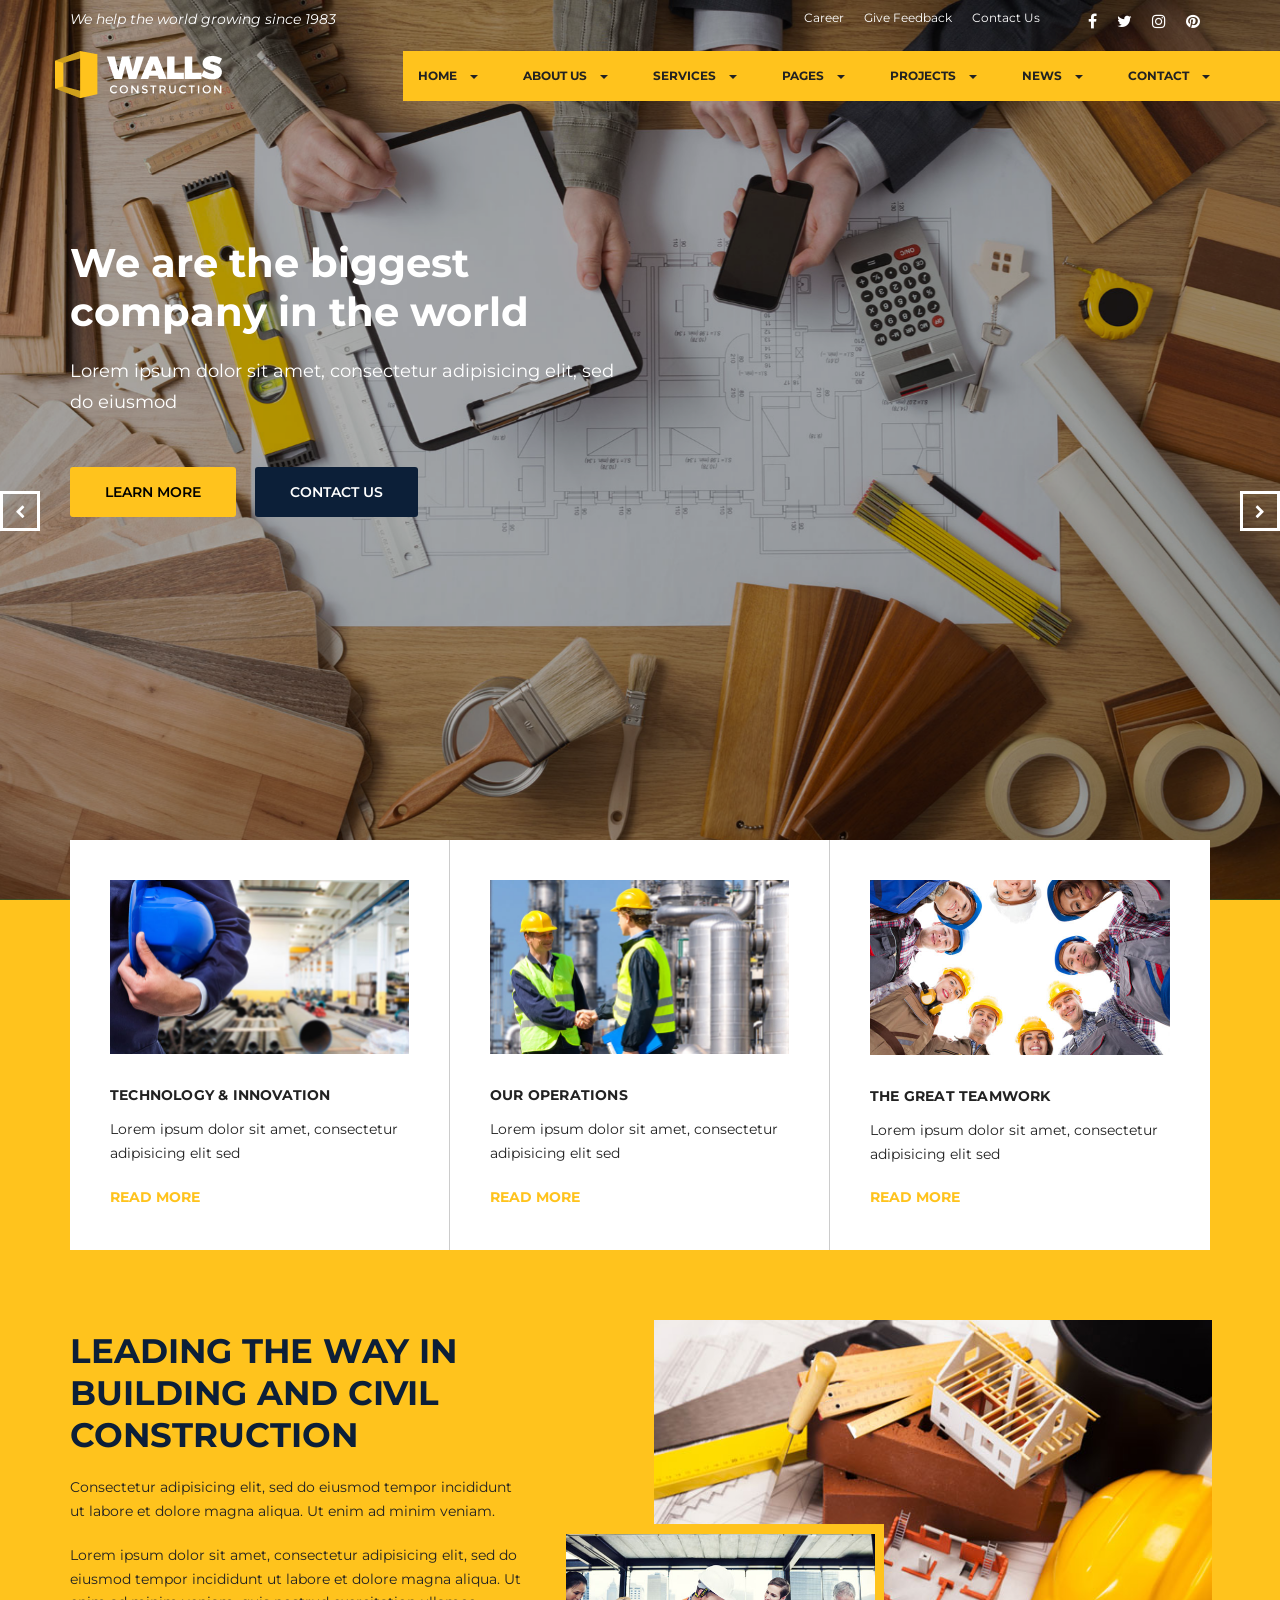
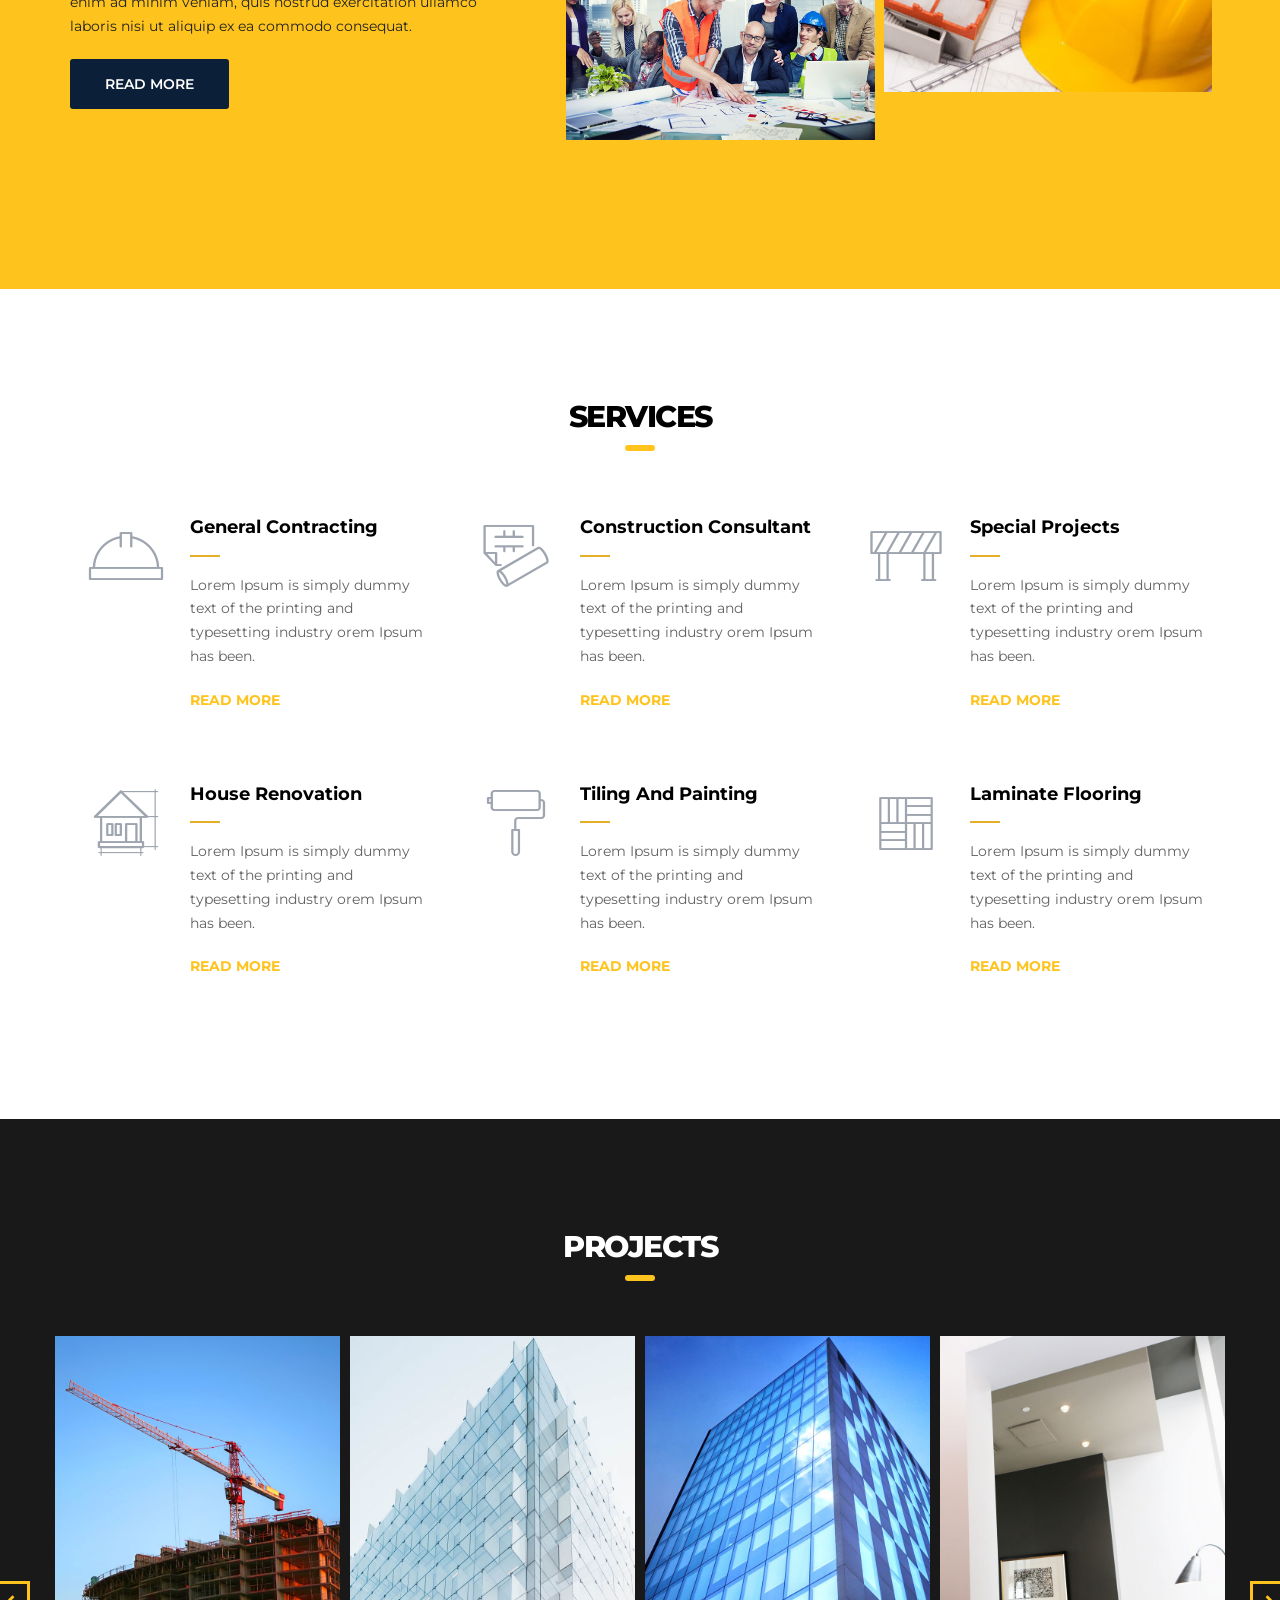
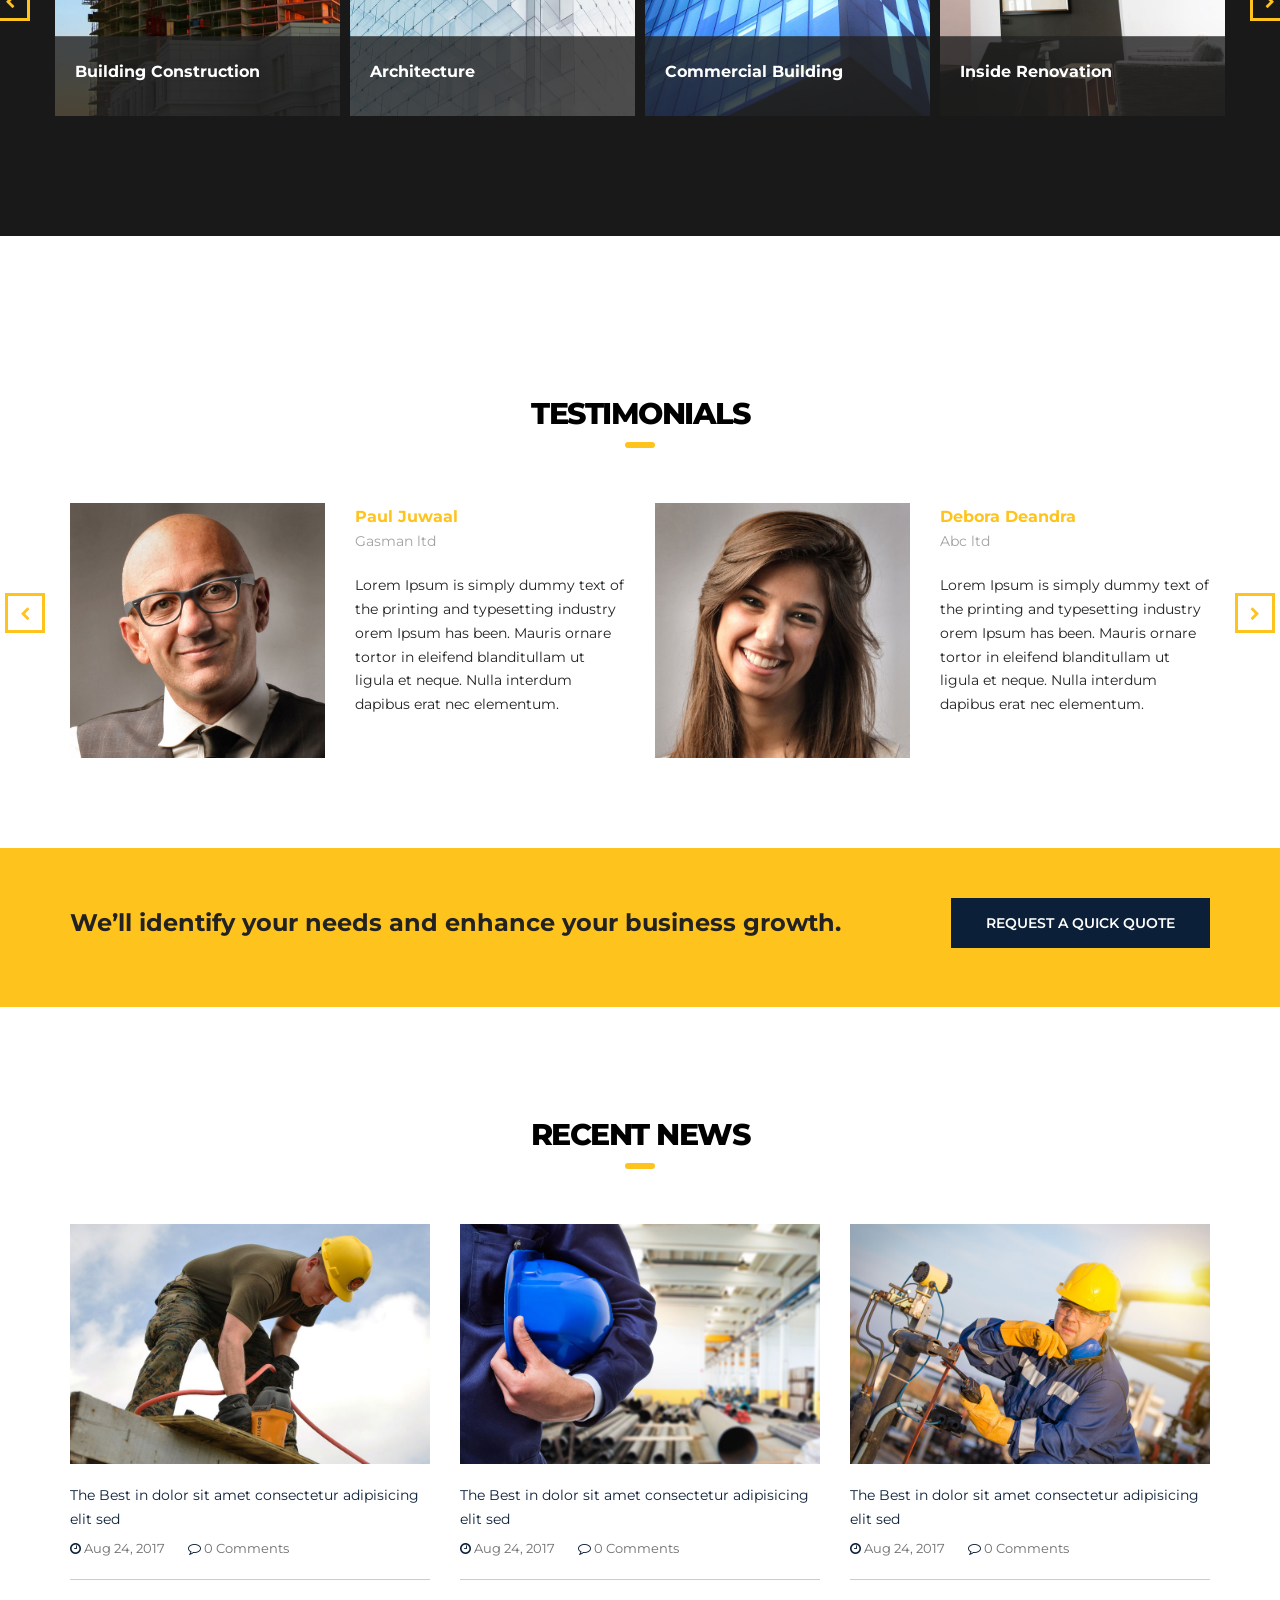
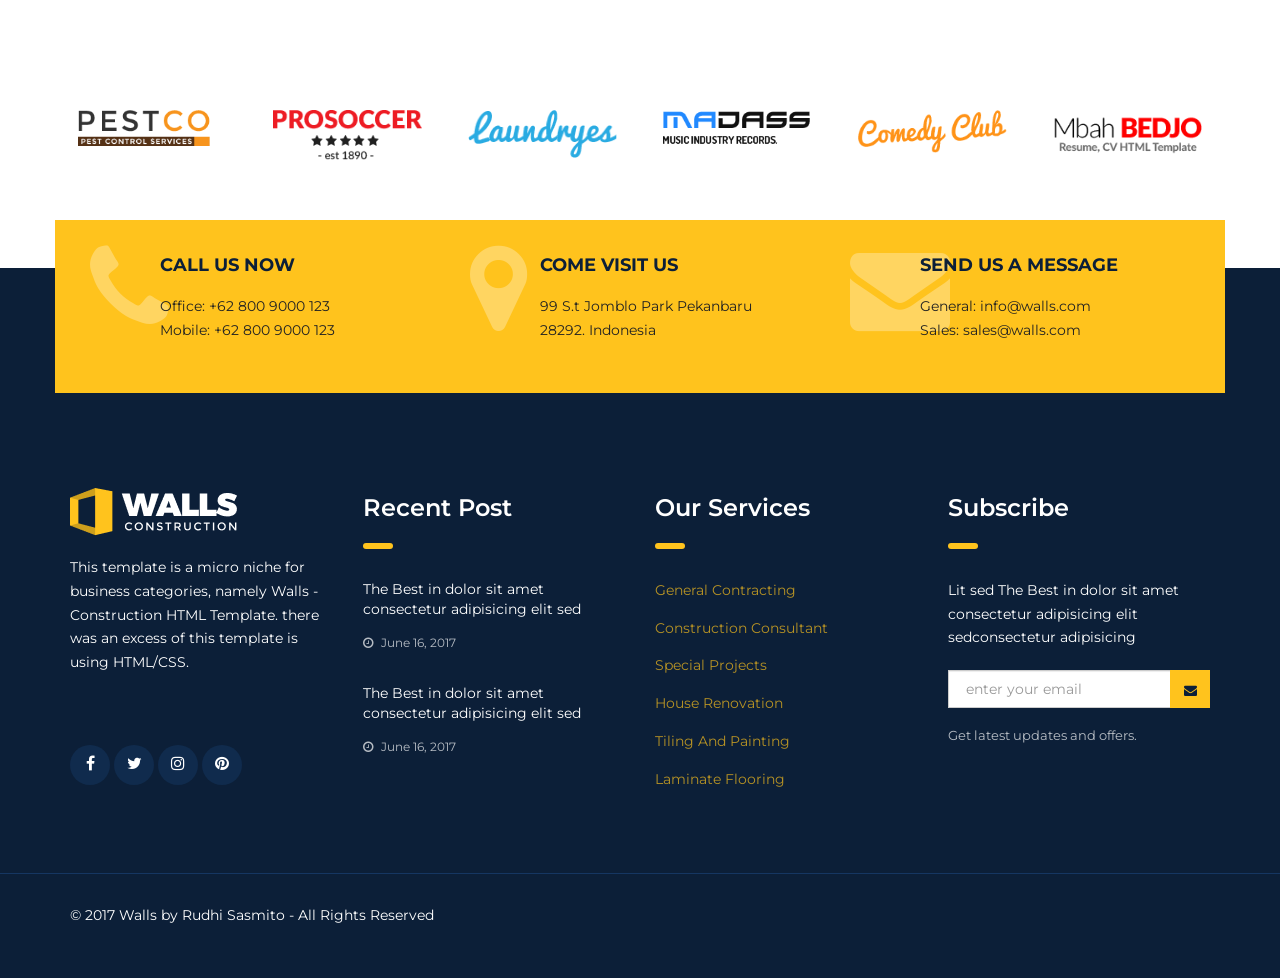
<file: index.html>
<?php
 /* Template Name: homepage */
?>

<!DOCTYPE html>
<html lang="zxx">

<!-- Mirrored from html.rudhisasmito.com/walls/index.html by HTTrack Website Copier/3.x [XR&CO'2014], Thu, 20 Jul 2023 13:36:38 GMT -->

<head>
	<!-- Basic Page Needs
    ================================================== -->
	<meta charset="utf-8">
	<!--[if IE]><meta http-equiv="x-ua-compatible" content="IE=9" /><![endif]-->
	<meta name="viewport" content="width=device-width, initial-scale=1">
	<title>Walls - Construction HTML Template</title>
	<meta name="description"
		content="Walls - Construction HTML Template. It is built using bootstrap 3.3.2 framework, works totally responsive, easy to customise, well commented codes and seo friendly.">
	<meta name="keywords"
		content="construction, industrial, development, manufacture, engineering, architecture, assembly, build, foundation, infrastructure">
	<meta name="author" content="rudhisasmito.com">

	<!-- ==============================================
	Favicons
	=============================================== -->
	<link rel="shortcut icon" href="images/favicon.ico">
	<link rel="apple-touch-icon" href="images/apple-touch-icon.png">
	<link rel="apple-touch-icon" sizes="72x72" href="images/apple-touch-icon-72x72.png">
	<link rel="apple-touch-icon" sizes="114x114" href="images/apple-touch-icon-114x114.png">

	<!-- ==============================================
	CSS VENDOR
	=============================================== -->
	<link rel="stylesheet" type="text/css" href="css/vendor/bootstrap.min.css" />
	<link rel="stylesheet" type="text/css" href="css/vendor/font-awesome.min.css">
	<link rel="stylesheet" type="text/css" href="css/vendor/owl.carousel.min.css">
	<link rel="stylesheet" type="text/css" href="css/vendor/owl.theme.default.min.css">
	<link rel="stylesheet" type="text/css" href="css/vendor/magnific-popup.css">

	<!-- ==============================================
	Custom Stylesheet
	=============================================== -->
	<link rel="stylesheet" type="text/css" href="css/style.css" />

	<script type="text/javascript" src="js/vendor/modernizr.min.js"></script>

</head>

<body>

	<!-- LOAD PAGE -->
	<div class="animationload">
		<div class="loader"></div>
	</div>

	<!-- BACK TO TOP SECTION -->
	<a href="#0" class="cd-top cd-is-visible cd-fade-out">Top</a>

	<!-- HEADER -->
	<div class="header header-1">
		<!-- TOPBAR -->
		<div class="topbar">
			<div class="container">
				<div class="row">
					<div class="col-sm-5 col-md-6">
						<div class="topbar-left">
							<div class="welcome-text">
								We help the world growing since 1983
							</div>
						</div>
					</div>
					<div class="col-sm-7 col-md-6">
						<div class="topbar-right">
							<ul class="topbar-menu">
								<li><a href="career.html" title="Career">Career</a></li>
								<li><a href="contact-feedback.html" title="Give Feedback">Give Feedback</a></li>
								<li><a href="Contact.html" title="Contact Us">Contact Us</a></li>
							</ul>
							<ul class="topbar-sosmed">
								<li>
									<a href="#"><i class="fa fa-facebook"></i></a>
								</li>
								<li>
									<a href="#"><i class="fa fa-twitter"></i></a>
								</li>
								<li>
									<a href="#"><i class="fa fa-instagram"></i></a>
								</li>
								<li>
									<a href="#"><i class="fa fa-pinterest"></i></a>
								</li>
							</ul>
						</div>
					</div>
				</div>
			</div>
		</div>

		<!-- NAVBAR SECTION -->
		<div class="navbar navbar-main">

			<div class="container container-nav">
				<div class="row">

					<div class="navbar-header">
						<button type="button" class="navbar-toggle" data-toggle="collapse"
							data-target=".navbar-collapse">
							<span class="icon-bar"></span>
							<span class="icon-bar"></span>
							<span class="icon-bar"></span>
						</button>

					</div>

					<a class="navbar-brand" href="index.html">
						<img src="images/logo.png" alt="" />
						<img src="images/logo-stiky.png" alt="" class="logo-stiky" />
					</a>

					<nav class="navbar-collapse collapse">
						<ul class="nav navbar-nav navbar-right">
							<li class="dropdown">
								<a href="#" class="dropdown-toggle" data-toggle="dropdown" data-hover="dropdown"
									role="button" aria-haspopup="true" aria-expanded="false">HOME <span
										class="caret"></span></a>
								<ul class="dropdown-menu">
									<li><a href="index.html">HOMEPAGE 1</a></li>
									<li><a href="index-2.html">HOMEPAGE 2</a></li>
									<li><a href="index-3.html">HOMEPAGE 3</a></li>
								</ul>
							</li>
							<li class="dropdown">
								<a href="#" class="dropdown-toggle" data-toggle="dropdown" data-hover="dropdown"
									role="button" aria-haspopup="true" aria-expanded="false">ABOUT US <span
										class="caret"></span></a>
								<ul class="dropdown-menu">
									<li><a href="about-company.html">OUR COMPANY</a></li>
									<li><a href="about-history.html">COMPANY HISTORY</a></li>
									<li><a href="about-team.html">OUR TEAM</a></li>
									<li><a href="about-partners.html">OUR PARTNERS</a></li>
								</ul>
							</li>
							<li class="dropdown">
								<a href="#" class="dropdown-toggle" data-toggle="dropdown" data-hover="dropdown"
									role="button" aria-haspopup="true" aria-expanded="false">SERVICES <span
										class="caret"></span></a>
								<ul class="dropdown-menu">
									<li><a href="services.html">GENERAL CONTRACTING</a></li>
									<li><a href="services-2.html">CONSTRUCTION CONSULTANT</a></li>
									<li><a href="services-2.html">DESIGN AND BUILD</a></li>
									<li><a href="services-2.html">HOUSE RENOVATIOn</a></li>
									<li><a href="services-2.html">TILING AND PAINTING</a></li>
									<li><a href="services-2.html">SPECIAL PROJECTS</a></li>
									<li><a href="services-detail.html">SERVICES DETAIL</a></li>
								</ul>
							</li>
							<li class="dropdown">
								<a href="#" class="dropdown-toggle" data-toggle="dropdown" data-hover="dropdown"
									role="button" aria-haspopup="true" aria-expanded="false">PAGES <span
										class="caret"></span></a>
								<ul class="dropdown-menu">
									<li><a href="faq.html">FAQ</a></li>
									<li><a href="pricing-table.html">PRICING TABLE</a></li>
									<li><a href="404page.html">404 PAGE</a></li>
									<li><a href="career.html">CAREER</a></li>
								</ul>
							</li>
							<li class="dropdown">
								<a href="#" class="dropdown-toggle" data-toggle="dropdown" data-hover="dropdown"
									role="button" aria-haspopup="true" aria-expanded="false">PROJECTS <span
										class="caret"></span></a>
								<ul class="dropdown-menu">
									<li><a href="project-grid.html">GRID LAYOUT</a></li>
									<li><a href="project-detail.html">SINGLE PROJECT</a></li>
								</ul>
							</li>
							<li class="dropdown">
								<a href="#" class="dropdown-toggle" data-toggle="dropdown" data-hover="dropdown"
									role="button" aria-haspopup="true" aria-expanded="false">NEWS <span
										class="caret"></span></a>
								<ul class="dropdown-menu">
									<li><a href="news-grid.html">GRID BAR</a></li>
									<li><a href="news-sidebar.html">SIDEBAR</a></li>
									<li><a href="news-detail.html">SINGLE NEWS</a></li>
								</ul>
							</li>
							<li class="dropdown">
								<a href="#" class="dropdown-toggle" data-toggle="dropdown" data-hover="dropdown"
									role="button" aria-haspopup="true" aria-expanded="false">CONTACT <span
										class="caret"></span></a>
								<ul class="dropdown-menu">
									<li><a href="contact-2.html">CONTACT US</a></li>
									<li><a href="contact-quote.html">GET A QUOTE</a></li>
								</ul>
							</li>

						</ul>

					</nav>

				</div>
			</div>
		</div>

	</div>

	<!-- BANNER -->
	<div id="slides" class="section banner">
		<ul class="slides-container">
			<li>
				<img src="images/slide-1.jpg" alt="">
				<div class="overlay-bg"></div>
				<div class="container">
					<div class="wrap-caption">
						<h2 class="caption-heading">
							We are the biggest company in the world
						</h2>
						<p class="excerpt">Lorem ipsum dolor sit amet, consectetur adipisicing elit, sed do eiusmod</p>
						<a href="#" class="btn btn-primary" title="LEARN MORE">LEARN MORE</a> <a href="#"
							class="btn btn-secondary" title="CONTACT US">CONTACT US</a>
					</div>
				</div>
			</li>
			<li>
				<img src="images/slide-2.jpg" alt="">
				<div class="overlay-bg"></div>
				<div class="container">
					<div class="wrap-caption right">
						<h2 class="caption-heading">
							Providing Innovative Solution
						</h2>
						<p class="excerpt">Lorem ipsum dolor sit amet, consectetur adipisicing elit, sed do eiusmod</p>
						<a href="#" class="btn btn-primary" title="LEARN MORE">LEARN MORE</a> <a href="#"
							class="btn btn-secondary" title="CONTACT US">CONTACT US</a>
					</div>
				</div>
			</li>
			<li>
				<img src="images/slide-3.jpg" alt="">
				<div class="overlay-bg"></div>
				<div class="container">
					<div class="wrap-caption center">

						<h2 class="caption-heading">
							Make Your Best Future
						</h2>
						<p class="excerpt">Lorem ipsum dolor sit amet, consectetur adipisicing elit, sed do eiusmod</p>
						<a href="#" class="btn btn-primary" title="LEARN MORE">LEARN MORE</a> <a href="#"
							class="btn btn-secondary" title="CONTACT US">CONTACT US</a>
					</div>
				</div>
			</li>

		</ul>

		<nav class="slides-navigation">
			<div class="container">
				<a href="#" class="next">
					<i class="fa fa-chevron-right"></i>
				</a>
				<a href="#" class="prev">
					<i class="fa fa-chevron-left"></i>
				</a>
			</div>
		</nav>

	</div>

	<!-- ABOUT -->
	<div class="section feature">
		<div class="container">

			<div class="row">
				<div class="col-sm-12 col-md-12">
					<div class="row overlap feature-gutter">
						<div class="col-sm-4 col-md-4 border-right">
							<!-- BOX 1 -->
							<div class="feature-box-8">
								<div class="media">
									<img src="images/why-thumb-1.jpg" alt="rud" class="img-responsive">
								</div>
								<div class="body">
									<a href="services-detail.html" class="title">Technology &amp; Innovation</a>
									<p>Lorem ipsum dolor sit amet, consectetur adipisicing elit sed</p>
									<a href="services-detail.html" class="readmore">READ MORE</a>
								</div>
							</div>
						</div>
						<div class="col-sm-4 col-md-4 border-right">
							<!-- BOX 2 -->
							<div class="feature-box-8">
								<div class="media">
									<img src="images/why-thumb-2.jpg" alt="rud" class="img-responsive">
								</div>
								<div class="body">
									<a href="services-detail.html" class="title">Our Operations</a>
									<p>Lorem ipsum dolor sit amet, consectetur adipisicing elit sed</p>
									<a href="services-detail.html" class="readmore">READ MORE</a>
								</div>
							</div>
						</div>
						<div class="col-sm-4 col-md-4">
							<!-- BOX 3 -->
							<div class="feature-box-8">
								<div class="media">
									<img src="images/why-thumb-3.jpg" alt="rud" class="img-responsive">
								</div>
								<div class="body">
									<a href="services-detail.html" class="title">The Great Teamwork</a>
									<p>Lorem ipsum dolor sit amet, consectetur adipisicing elit sed</p>
									<a href="services-detail.html" class="readmore">READ MORE</a>
								</div>
							</div>
						</div>
					</div>
				</div>
			</div>

			<div class="row">
				<div class="spacer-70"></div>
				<div class="col-sm-5 col-md-5">
					<div class="jumbo-heading">
						<h2>LEADING THE WAY IN BUILDING AND CIVIL CONSTRUCTION</h2>
					</div>
					<p>Consectetur adipisicing elit, sed do eiusmod tempor incididunt ut labore et dolore magna aliqua.
						Ut enim ad minim veniam.</p>
					<p>Lorem ipsum dolor sit amet, consectetur adipisicing elit, sed do eiusmod tempor incididunt ut
						labore et dolore magna aliqua. Ut enim ad minim veniam, quis nostrud exercitation ullamco
						laboris nisi ut aliquip ex ea commodo consequat.</p>
					<a class="btn btn-secondary">READ MORE</a>
					<div class="spacer-30"></div>
				</div>
				<div class="col-sm-7 col-md-7">
					<div class="about-img">
						<div class="about-img-top">
							<div class="hover-img">
								<img src="images/about-img-2.jpg" alt="" class="img-responsive">
							</div>
						</div>
						<div class="about-img-bottom">
							<div class="hover-img">
								<img src="images/about-img-1.jpg" alt="" class="img-responsive">
							</div>
						</div>
					</div>
				</div>
				<div class="clearfix"></div>
				<div class="spacer-70"></div>
			</div>

		</div>
	</div>

	<!-- SERVICES -->
	<div class="section services">
		<div class="container">
			<div class="row">
				<div class="col-sm-12 col-md-12">
					<h2 class="section-heading center">
						SERVICES
					</h2>
				</div>
			</div>
			<div class="row list-services">
				<!-- Services 1 -->
				<div class="col-sm-4 col-md-4">
					<div class="box-icon-5">
						<div class="icon">
							<i class="rsi rsi-walls-1"></i>
						</div>
						<div class="body-content">
							<h4 class="title">General Contracting</h4>
							<div class="text">Lorem Ipsum is simply dummy text of the printing and typesetting industry
								orem Ipsum has been. </div>
							<a href="services-detail.html" class="readmore">READ MORE</a>
						</div>
					</div>
				</div>
				<!-- Services 2 -->
				<div class="col-sm-4 col-md-4">
					<div class="box-icon-5">
						<div class="icon">
							<i class="rsi rsi-walls-13"></i>
						</div>
						<div class="body-content">
							<h4 class="title">Construction Consultant</h4>
							<div class="text">Lorem Ipsum is simply dummy text of the printing and typesetting industry
								orem Ipsum has been. </div>
							<a href="services-detail.html" class="readmore">READ MORE</a>
						</div>
					</div>
				</div>
				<!-- Services 3 -->
				<div class="col-sm-4 col-md-4">
					<div class="box-icon-5">
						<div class="icon">
							<i class="rsi rsi-walls-3"></i>
						</div>
						<div class="body-content">
							<h4 class="title">Special Projects</h4>
							<div class="text">Lorem Ipsum is simply dummy text of the printing and typesetting industry
								orem Ipsum has been. </div>
							<a href="services-detail.html" class="readmore">READ MORE</a>
						</div>
					</div>
				</div>
				<!-- Services 4 -->
				<div class="col-sm-4 col-md-4">
					<div class="box-icon-5">
						<div class="icon">
							<i class="rsi rsi-walls-10"></i>
						</div>
						<div class="body-content">
							<h4 class="title">House Renovation</h4>
							<div class="text">Lorem Ipsum is simply dummy text of the printing and typesetting industry
								orem Ipsum has been. </div>
							<a href="services-detail.html" class="readmore">READ MORE</a>
						</div>
					</div>
				</div>
				<!-- Services 5 -->
				<div class="col-sm-4 col-md-4">
					<div class="box-icon-5">
						<div class="icon">
							<i class="rsi rsi-walls-9"></i>
						</div>
						<div class="body-content">
							<h4 class="title">Tiling And Painting</h4>
							<div class="text">Lorem Ipsum is simply dummy text of the printing and typesetting industry
								orem Ipsum has been. </div>
							<a href="services-detail.html" class="readmore">READ MORE</a>
						</div>
					</div>
				</div>
				<!-- Services 6 -->
				<div class="col-sm-4 col-md-4">
					<div class="box-icon-5">
						<div class="icon">
							<i class="rsi rsi-walls-20"></i>
						</div>
						<div class="body-content">
							<h4 class="title">Laminate Flooring</h4>
							<div class="text">Lorem Ipsum is simply dummy text of the printing and typesetting industry
								orem Ipsum has been. </div>
							<a href="services-detail.html" class="readmore">READ MORE</a>
						</div>
					</div>
				</div>
			</div>
		</div>
	</div>

	<!-- PROJECTS -->
	<div class="section project bg-dark">
		<div class="container">
			<div class="row">
				<div class="col-sm-12 col-md-12">
					<h2 class="section-heading white">
						PROJECTS
					</h2>
				</div>
				<div class="clearfix"></div>

				<div id="caro-project">
					<!-- Item 1 -->
					<div class="item">
						<div class="feature-box-7">
							<div class="media">
								<img src="images/project-img-1.jpg" alt="rud" class="img-responsive">
							</div>
							<div class="body">
								<div class="info-box">
									<div class="text">
										<div class="title">Building Construction</div>
										<p>Lorem Ipsum is simply dummy text of the printing and typesetting industry
											orem Ipsum has been. </p>
										<a href="project-detail.html" class="readmore">READ MORE</a>
									</div>
								</div>
							</div>
						</div>
					</div>
					<!-- Item 2 -->
					<div class="item">
						<div class="feature-box-7">
							<div class="media">
								<img src="images/project-img-2.jpg" alt="rud" class="img-responsive">
							</div>
							<div class="body">
								<div class="info-box">
									<div class="text">
										<div class="title">Architecture</div>
										<p>Lorem Ipsum is simply dummy text of the printing and typesetting industry
											orem Ipsum has been. </p>
										<a href="project-detail.html" class="readmore">READ MORE</a>
									</div>
								</div>
							</div>
						</div>
					</div>
					<!-- Item 3 -->
					<div class="item">
						<div class="feature-box-7">
							<div class="media">
								<img src="images/project-img-3.jpg" alt="rud" class="img-responsive">
							</div>
							<div class="body">
								<div class="info-box">
									<div class="text">
										<div class="title">Commercial Building</div>
										<p>Lorem Ipsum is simply dummy text of the printing and typesetting industry
											orem Ipsum has been. </p>
										<a href="project-detail.html" class="readmore">READ MORE</a>
									</div>
								</div>
							</div>
						</div>
					</div>
					<!-- Item 4 -->
					<div class="item">
						<div class="feature-box-7">
							<div class="media">
								<img src="images/project-img-4.jpg" alt="rud" class="img-responsive">
							</div>
							<div class="body">
								<div class="info-box">
									<div class="text">
										<div class="title">Inside Renovation</div>
										<p>Lorem Ipsum is simply dummy text of the printing and typesetting industry
											orem Ipsum has been. </p>
										<a href="project-detail.html" class="readmore">READ MORE</a>
									</div>
								</div>
							</div>
						</div>
					</div>
					<!-- Item 5 -->
					<div class="item">
						<div class="feature-box-7">
							<div class="media">
								<img src="images/project-img-5.jpg" alt="rud" class="img-responsive">
							</div>
							<div class="body">
								<div class="info-box">
									<div class="text">
										<div class="title">Luxury Apartments</div>
										<p>Lorem Ipsum is simply dummy text of the printing and typesetting industry
											orem Ipsum has been. </p>
										<a href="project-detail.html" class="readmore">READ MORE</a>
									</div>
								</div>
							</div>
						</div>
					</div>
					<!-- Item 6 -->
					<div class="item">
						<div class="feature-box-7">
							<div class="media">
								<img src="images/project-img-6.jpg" alt="rud" class="img-responsive">
							</div>
							<div class="body">
								<div class="info-box">
									<div class="text">
										<div class="title">Reverview Green Building</div>
										<p>Lorem Ipsum is simply dummy text of the printing and typesetting industry
											orem Ipsum has been. </p>
										<a href="project-detail.html" class="readmore">READ MORE</a>
									</div>
								</div>
							</div>
						</div>
					</div>
					<!-- Item 7 -->
					<div class="item">
						<div class="feature-box-7">
							<div class="media">
								<img src="images/project-img-7.jpg" alt="rud" class="img-responsive">
							</div>
							<div class="body">
								<div class="info-box">
									<div class="text">
										<div class="title">Apartment</div>
										<p>Lorem Ipsum is simply dummy text of the printing and typesetting industry
											orem Ipsum has been. </p>
										<a href="project-detail.html" class="readmore">READ MORE</a>
									</div>
								</div>
							</div>
						</div>
					</div>
					<!-- Item 8 -->
					<div class="item">
						<div class="feature-box-7">
							<div class="media">
								<img src="images/project-img-8.jpg" alt="rud" class="img-responsive">
							</div>
							<div class="body">
								<div class="info-box">
									<div class="text">
										<div class="title">Concrete Building</div>
										<p>Lorem Ipsum is simply dummy text of the printing and typesetting industry
											orem Ipsum has been. </p>
										<a href="project-detail.html" class="readmore">READ MORE</a>
									</div>
								</div>
							</div>
						</div>
					</div>
					<!-- Item 9 -->
					<div class="item">
						<div class="feature-box-7">
							<div class="media">
								<img src="images/project-img-9.jpg" alt="rud" class="img-responsive">
							</div>
							<div class="body">
								<div class="info-box">
									<div class="text">
										<div class="title">Architectural Design</div>
										<p>Lorem Ipsum is simply dummy text of the printing and typesetting industry
											orem Ipsum has been.</p>
										<a href="project-detail.html" class="readmore">READ MORE</a>
									</div>
								</div>
							</div>
						</div>
					</div>
				</div>

			</div>

		</div>

	</div>

	<!-- TESTIMONIALS -->
	<div class="section testimony">
		<div class="container">

			<div class="row">

				<div class="col-sm-12 col-md-12">

					<div class="row">
						<div class="col-sm-12 col-md-12">
							<h2 class="section-heading">
								TESTIMONIALS
							</h2>
						</div>
					</div>

					<div id="owl-testimony">
						<div class="item">
							<div class="testimonial-1">
								<div class="media"><img src="images/testimony-thumb-1.jpg" alt=""
										class="img-responsive"></div>
								<div class="body">
									<div class="title">Paul Juwaal</div>
									<div class="company">Gasman ltd</div>
									<p>Lorem Ipsum is simply dummy text of the printing and typesetting industry orem
										Ipsum has been. Mauris ornare tortor in eleifend blanditullam ut ligula et
										neque. Nulla interdum dapibus erat nec elementum. </p>
								</div>
							</div>
						</div>
						<div class="item">
							<div class="testimonial-1">
								<div class="media"><img src="images/testimony-thumb-2.jpg" alt=""
										class="img-responsive"></div>
								<div class="body">
									<div class="title">Debora Deandra</div>
									<div class="company">Abc ltd</div>
									<p>Lorem Ipsum is simply dummy text of the printing and typesetting industry orem
										Ipsum has been. Mauris ornare tortor in eleifend blanditullam ut ligula et
										neque. Nulla interdum dapibus erat nec elementum. </p>
								</div>
							</div>
						</div>
						<div class="item">
							<div class="testimonial-1">
								<div class="media"><img src="images/testimony-thumb-3.jpg" alt=""
										class="img-responsive"></div>
								<div class="body">
									<div class="title">Steve Nuer</div>
									<div class="company">Manufacture ltd</div>
									<p>Lorem Ipsum is simply dummy text of the printing and typesetting industry orem
										Ipsum has been. Mauris ornare tortor in eleifend blanditullam ut ligula et
										neque. Nulla interdum dapibus erat nec elementum. </p>
								</div>
							</div>
						</div>
						<div class="item">
							<div class="testimonial-1">
								<div class="media"><img src="images/testimony-thumb-4.jpg" alt=""
										class="img-responsive"></div>
								<div class="body">
									<div class="title">Robert Lav</div>
									<div class="company">Gaspol ltd</div>
									<p>Lorem Ipsum is simply dummy text of the printing and typesetting industry orem
										Ipsum has been. Mauris ornare tortor in eleifend blanditullam ut ligula et
										neque. Nulla interdum dapibus erat nec elementum. </p>
								</div>
							</div>
						</div>


					</div>

				</div>

			</div>
		</div>
	</div>

	<!-- CTA -->
	<div class="section cta">
		<div class="container">

			<div class="row">
				<div class="col-sm-12 col-md-12">
					<div class="cta-1">
						<div class="body-text">
							<h3>We’ll identify your needs and enhance your business growth.</h3>
						</div>
						<div class="body-action">
							<a href="#" class="btn btn-secondary">REQUEST A QUICK QUOTE</a>
						</div>
					</div>
				</div>
			</div>
		</div>
	</div>

	<!-- BLOG -->
	<div class="section blog">
		<div class="container">
			<div class="row">

				<div class="col-sm-12 col-md-12">
					<h2 class="section-heading">
						RECENT NEWS
					</h2>
				</div>

				<div class="col-sm-4 col-md-4">
					<!-- BOX 1 -->
					<div class="box-news-1">
						<div class="media gbr">
							<img src="images/blog-1.jpg" alt="" class="img-responsive">
						</div>
						<div class="body">
							<div class="title"><a href="news-detail.html" title="">The Best in dolor sit amet
									consectetur adipisicing elit sed</a></div>
							<div class="meta">
								<span class="date"><i class="fa fa-clock-o"></i> Aug 24, 2017</span>
								<span class="comments"><i class="fa fa-comment-o"></i> 0 Comments</span>
							</div>
						</div>
					</div>
				</div>

				<div class="col-sm-4 col-md-4">
					<!-- BOX 2 -->
					<div class="box-news-1">
						<div class="media gbr">
							<img src="images/blog-2.jpg" alt="" class="img-responsive">
						</div>
						<div class="body">
							<div class="title"><a href="news-detail.html" title="">The Best in dolor sit amet
									consectetur adipisicing elit sed</a></div>
							<div class="meta">
								<span class="date"><i class="fa fa-clock-o"></i> Aug 24, 2017</span>
								<span class="comments"><i class="fa fa-comment-o"></i> 0 Comments</span>
							</div>
						</div>
					</div>
				</div>

				<div class="col-sm-4 col-md-4">
					<!-- BOX 3 -->
					<div class="box-news-1">
						<div class="media gbr">
							<img src="images/blog-3.jpg" alt="" class="img-responsive">
						</div>
						<div class="body">
							<div class="title"><a href="news-detail.html" title="">The Best in dolor sit amet
									consectetur adipisicing elit sed</a></div>
							<div class="meta">
								<span class="date"><i class="fa fa-clock-o"></i> Aug 24, 2017</span>
								<span class="comments"><i class="fa fa-comment-o"></i> 0 Comments</span>
							</div>
						</div>
					</div>
				</div>

			</div>
		</div>
	</div>

	<!-- PARTNER -->
	<div class="section stat-client">
		<div class="container">
			<div class="row">
				<div class="col-sm-2 col-md-2">
					<div class="client-img">
						<a
							href="https://themeforest.net/item/pro-soccer-football-club-template/14064275?ref=rudhisasmito"><img
								src="images/partners-1.png" alt="" class="img-responsive"></a>
					</div>
				</div>

				<div class="col-sm-2 col-md-2">
					<div class="client-img">
						<a
							href="https://themeforest.net/item/madass-music-industry-html-template/16015779?ref=rudhisasmito"><img
								src="images/partners-2.png" alt="" class="img-responsive"></a>
					</div>
				</div>

				<div class="col-sm-2 col-md-2">
					<div class="client-img">
						<a href="https://themeforest.net/item/pestco-pest-control-template/16216536?ref=rudhisasmito"><img
								src="images/partners-3.png" alt="" class="img-responsive"></a>
					</div>
				</div>

				<div class="col-sm-2 col-md-2">
					<div class="client-img">
						<a
							href="https://themeforest.net/item/insure-insurance-finance-business-html-template/19207917?ref=rudhisasmito"><img
								src="images/partners-4.png" alt="" class="img-responsive"></a>
					</div>
				</div>

				<div class="col-sm-2 col-md-2">
					<div class="client-img">
						<a href="https://themeforest.net/item/petro-industrial-html-template/19846808?ref=rudhisasmito"><img
								src="images/partners-5.png" alt="" class="img-responsive"></a>
					</div>
				</div>

				<div class="col-sm-2 col-md-2">
					<div class="client-img">
						<a
							href="https://themeforest.net/item/super-clean-cleaning-services-html-template/19947280?ref=rudhisasmito"><img
								src="images/partners-6.png" alt="" class="img-responsive"></a>
					</div>
				</div>

			</div>
		</div>
	</div>

	<!-- INFO BOX -->
	<div class="section info overlap-bottom">
		<div class="container">
			<div class="row gutter-20">

				<div class="col-sm-4 col-md-4">
					<!-- BOX 1 -->
					<div class="box-icon-4">
						<div class="icon"><i class="fa fa-phone"></i></div>
						<div class="body-content">
							<div class="heading">CALL US NOW</div>
							Office: +62 800 9000 123 <br>
							Mobile: +62 800 9000 123
						</div>
					</div>
				</div>
				<div class="col-sm-4 col-md-4">
					<!-- BOX 2 -->
					<div class="box-icon-4">
						<div class="icon"><i class="fa fa-map-marker"></i></div>
						<div class="body-content">
							<div class="heading">COME VISIT US</div>
							99 S.t Jomblo Park Pekanbaru 28292. Indonesia
						</div>
					</div>
				</div>
				<div class="col-sm-4 col-md-4">
					<!-- BOX 3 -->
					<div class="box-icon-4">
						<div class="icon"><i class="fa fa-envelope"></i></div>
						<div class="body-content">
							<div class="heading">SEND US A MESSAGE</div>
							General: info@walls.com<br>
							Sales: sales@walls.com
						</div>
					</div>
				</div>

			</div>

		</div>
	</div>

	<!-- FOOTER SECTION -->
	<div class="footer">

		<div class="container">

			<div class="row">
				<div class="col-sm-3 col-md-3">
					<div class="footer-item">
						<img src="images/logo.png" alt="logo bottom" class="logo-bottom">
						<p>This template is a micro niche for business categories, namely Walls - Construction HTML
							Template. there was an excess of this template is using HTML/CSS.</p>
						<div class="footer-sosmed">
							<a href="#" title="">
								<div class="item">
									<i class="fa fa-facebook"></i>
								</div>
							</a>
							<a href="#" title="">
								<div class="item">
									<i class="fa fa-twitter"></i>
								</div>
							</a>
							<a href="#" title="">
								<div class="item">
									<i class="fa fa-instagram"></i>
								</div>
							</a>
							<a href="#" title="">
								<div class="item">
									<i class="fa fa-pinterest"></i>
								</div>
							</a>
						</div>
					</div>
				</div>
				<div class="col-sm-3 col-md-3">
					<div class="footer-item">
						<div class="footer-title">
							Recent Post
						</div>
						<ul class="recent-post">
							<li><a href="#" title="">The Best in dolor sit amet consectetur adipisicing elit sed</a>
								<span class="date"><i class="fa fa-clock-o"></i> June 16, 2017</span>
							</li>
							<li><a href="#" title="">The Best in dolor sit amet consectetur adipisicing elit sed</a>
								<span class="date"><i class="fa fa-clock-o"></i> June 16, 2017</span>
							</li>
						</ul>
					</div>
				</div>
				<div class="col-sm-3 col-md-3">
					<div class="footer-item">
						<div class="footer-title">
							Our Services
						</div>
						<ul class="list">
							<li><a href="#" title="">General Contracting</a></li>
							<li><a href="#" title="">Construction Consultant</a></li>
							<li><a href="#" title="">Special Projects</a></li>
							<li><a href="#" title="">House Renovation</a></li>
							<li><a href="#" title="">Tiling And Painting</a></li>
							<li><a href="#" title="">Laminate Flooring</a></li>
						</ul>
					</div>
				</div>
				<div class="col-sm-3 col-md-3">
					<div class="footer-item">
						<div class="footer-title">
							Subscribe
						</div>
						<p>Lit sed The Best in dolor sit amet consectetur adipisicing elit sedconsectetur adipisicing
						</p>
						<form action="#" class="footer-subscribe">
							<input type="email" name="EMAIL" class="form-control" placeholder="enter your email">
							<input id="p_submit" type="submit" value="send">
							<label for="p_submit"><i class="fa fa-envelope"></i></label>
							<p>Get latest updates and offers.</p>
						</form>
					</div>
				</div>
			</div>
		</div>

		<div class="fcopy">
			<div class="container">
				<div class="row">
					<div class="col-sm-12 col-md-12">
						<p class="ftex">&copy; 2017 Walls by Rudhi Sasmito - All Rights Reserved</p>
					</div>
				</div>
			</div>
		</div>

	</div>

	<!-- JS VENDOR -->
	<script type="text/javascript" src="js/vendor/jquery.min.js"></script>
	<script type="text/javascript" src="js/vendor/bootstrap.min.js"></script>
	<script type="text/javascript" src="js/vendor/jquery.superslides.js"></script>
	<script type="text/javascript" src="js/vendor/owl.carousel.js"></script>
	<script type="text/javascript" src="js/vendor/bootstrap-hover-dropdown.min.js"></script>
	<script type="text/javascript" src="js/vendor/jquery.magnific-popup.min.js"></script>
	<script type="text/javascript" src="js/vendor/easings.js"></script>
	<script type="text/javascript" src="js/vendor/isotope.pkgd.min.js"></script>

	<!-- sendmail -->
	<script type="text/javascript" src="js/vendor/validator.min.js"></script>
	<script type="text/javascript" src="js/vendor/form-scripts.js"></script>

	<script type='text/javascript' src='https://maps.google.com/maps/api/js?sensor=false&amp;ver=4.1.5'></script>

	<script type="text/javascript" src="js/script.js"></script>


</body>

<!-- Mirrored from html.rudhisasmito.com/walls/index.html by HTTrack Website Copier/3.x [XR&CO'2014], Thu, 20 Jul 2023 13:39:33 GMT -->

</html>
</file>
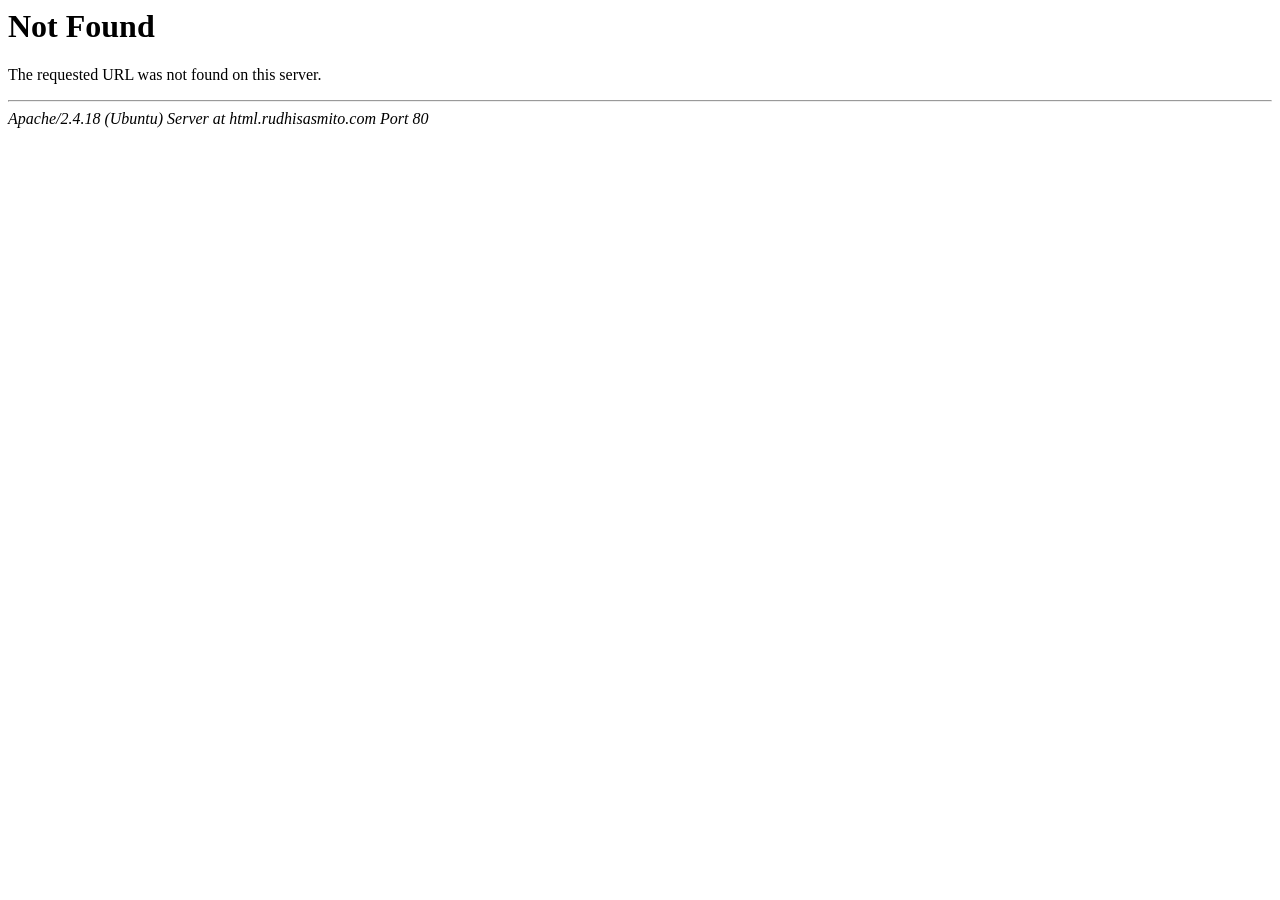
<file: contact-feedback.html>
<!DOCTYPE HTML PUBLIC "-//IETF//DTD HTML 2.0//EN">
<html><head>
<title>404 Not Found</title>
</head><body>
<h1>Not Found</h1>
<p>The requested URL was not found on this server.</p>
<hr>
<address>Apache/2.4.18 (Ubuntu) Server at html.rudhisasmito.com Port 80</address>
</body></html>
</file>
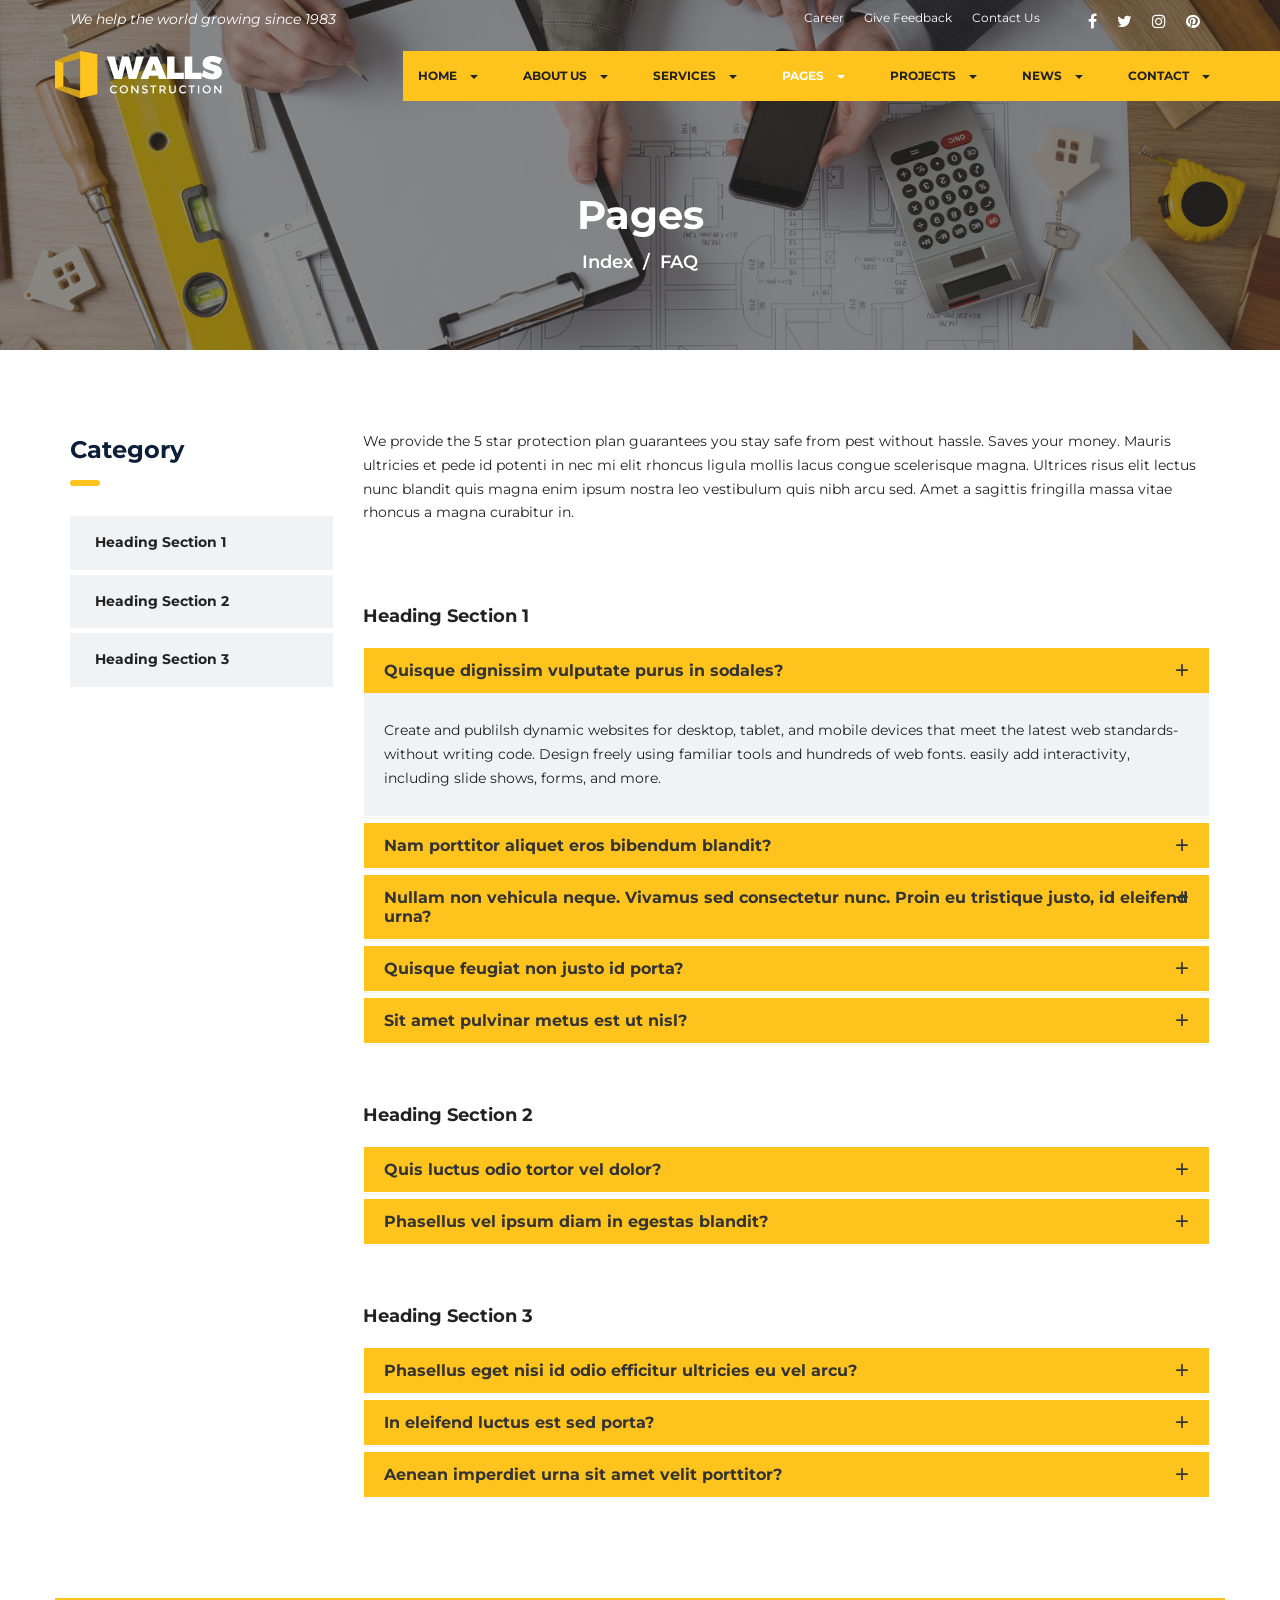
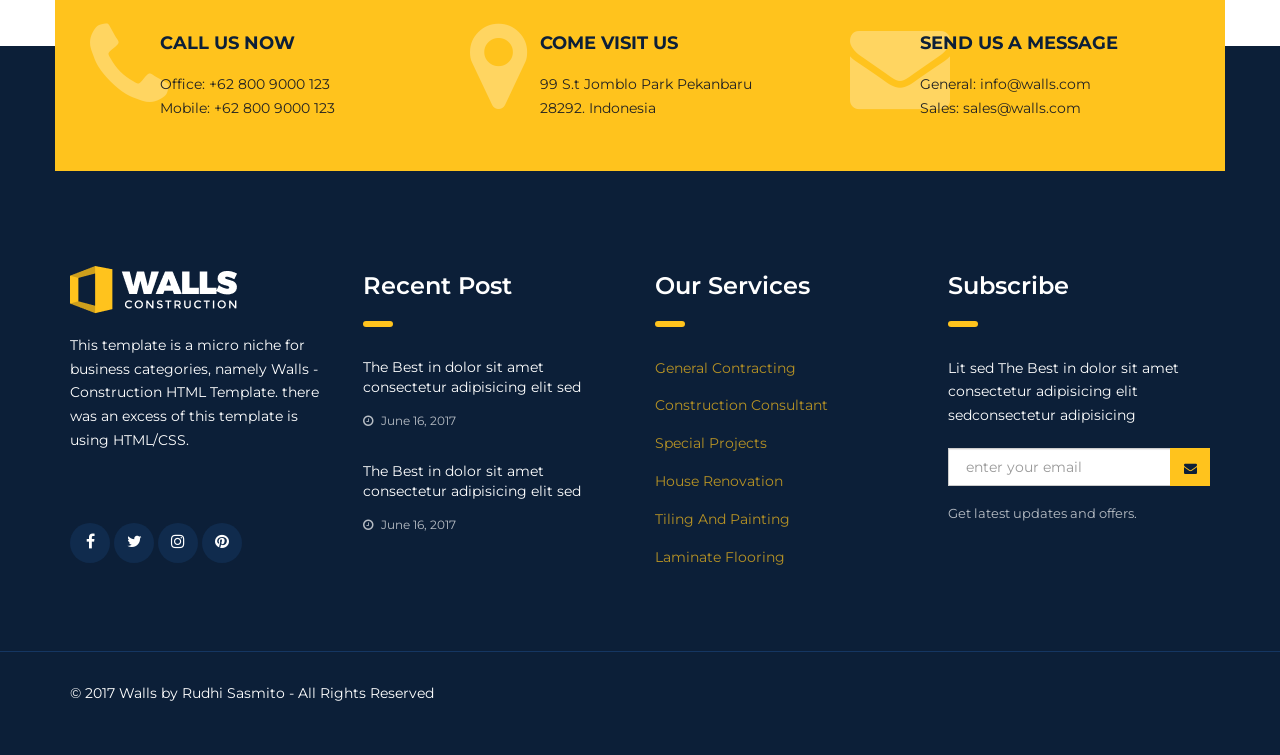
<file: faq.html>
<!DOCTYPE html>
<html lang="zxx">
  
<!-- Mirrored from html.rudhisasmito.com/walls/faq.html by HTTrack Website Copier/3.x [XR&CO'2014], Thu, 20 Jul 2023 13:41:39 GMT -->
<head>
    <!-- Basic Page Needs
    ================================================== -->
    <meta charset="utf-8">
    <!--[if IE]><meta http-equiv="x-ua-compatible" content="IE=9" /><![endif]-->
    <meta name="viewport" content="width=device-width, initial-scale=1">
    <title>Walls - Construction HTML Template</title>
    <meta name="description" content="Walls - Construction HTML Template. It is built using bootstrap 3.3.2 framework, works totally responsive, easy to customise, well commented codes and seo friendly.">
    <meta name="keywords" content="construction, industrial, development, manufacture, engineering, architecture, assembly, build, foundation, infrastructure">
    <meta name="author" content="rudhisasmito.com"> 
	
	<!-- ==============================================
	Favicons
	=============================================== -->
	<link rel="shortcut icon" href="images/favicon.ico">
	<link rel="apple-touch-icon" href="images/apple-touch-icon.png">
	<link rel="apple-touch-icon" sizes="72x72" href="images/apple-touch-icon-72x72.png">
	<link rel="apple-touch-icon" sizes="114x114" href="images/apple-touch-icon-114x114.png">
	
	<!-- ==============================================
	CSS VENDOR
	=============================================== -->
	<link rel="stylesheet" type="text/css" href="css/vendor/bootstrap.min.css" />
	<link rel="stylesheet" type="text/css" href="css/vendor/font-awesome.min.css">
	<link rel="stylesheet" type="text/css" href="css/vendor/owl.carousel.min.css">
	<link rel="stylesheet" type="text/css" href="css/vendor/owl.theme.default.min.css">
	<link rel="stylesheet" type="text/css" href="css/vendor/magnific-popup.css">
	
	<!-- ==============================================
	Custom Stylesheet
	=============================================== -->
	<link rel="stylesheet" type="text/css" href="css/style.css" />
	
    <script type="text/javascript" src="js/vendor/modernizr.min.js"></script>

</head>

<body>

	<!-- Load page -->
	<div class="animationload">
		<div class="loader"></div>
	</div>
	
	<!-- BACK TO TOP SECTION -->
	<a href="#0" class="cd-top cd-is-visible cd-fade-out">Top</a>

	<!-- HEADER -->
    <div class="header header-1">
    	<!-- TOPBAR -->
		<div class="topbar">
			<div class="container">
				<div class="row">
					<div class="col-sm-5 col-md-6">
						<div class="topbar-left">
							<div class="welcome-text">
							We help the world growing since 1983
							</div>
						</div>
					</div>
					<div class="col-sm-7 col-md-6">
						<div class="topbar-right">
							<ul class="topbar-menu">
								<li><a href="career.html" title="Career">Career</a></li>
								<li><a href="contact-feedback.html" title="Give Feedback">Give Feedback</a></li>
								<li><a href="Contact.html" title="Contact Us">Contact Us</a></li>
							</ul>
							<ul class="topbar-sosmed">
							<li>
								<a href="#"><i class="fa fa-facebook"></i></a>
							</li>
							<li>
								<a href="#"><i class="fa fa-twitter"></i></a>
							</li>
							<li>
								<a href="#"><i class="fa fa-instagram"></i></a>
							</li>
							<li>
								<a href="#"><i class="fa fa-pinterest"></i></a>
							</li>
							</ul>
						</div>
					</div>
				</div>
			</div>
		</div>

		<!-- NAVBAR SECTION -->
		<div class="navbar navbar-main">
		
			<div class="container container-nav">
				<div class="row">
						
					<div class="navbar-header">
						<button type="button" class="navbar-toggle" data-toggle="collapse" data-target=".navbar-collapse">
							<span class="icon-bar"></span>
							<span class="icon-bar"></span>
							<span class="icon-bar"></span>
						</button>
						
					</div>

					<a class="navbar-brand" href="index.html">
						<img src="images/logo.png" alt="" />
						<img src="images/logo-stiky.png" alt="" class="logo-stiky" />
					</a>

					<nav class="navbar-collapse collapse">
						<ul class="nav navbar-nav navbar-right">
							<li class="dropdown">
							  <a href="#" class="dropdown-toggle" data-toggle="dropdown" data-hover="dropdown" role="button" aria-haspopup="true" aria-expanded="false">HOME <span class="caret"></span></a>
							  <ul class="dropdown-menu">
								<li><a href="index.html">HOMEPAGE 1</a></li>
								<li><a href="index-2.html">HOMEPAGE 2</a></li>
								<li><a href="index-3.html">HOMEPAGE 3</a></li>
							  </ul>
							</li>
							<li class="dropdown">
							  <a href="#" class="dropdown-toggle" data-toggle="dropdown" data-hover="dropdown" role="button" aria-haspopup="true" aria-expanded="false">ABOUT US <span class="caret"></span></a>
							  <ul class="dropdown-menu">
								<li><a href="about-company.html">OUR COMPANY</a></li>
								<li><a href="about-history.html">COMPANY HISTORY</a></li>
								<li><a href="about-team.html">OUR TEAM</a></li>
								<li><a href="about-partners.html">OUR PARTNERS</a></li>
							  </ul>
							</li>
							<li class="dropdown">
							  <a href="#" class="dropdown-toggle" data-toggle="dropdown" data-hover="dropdown" role="button" aria-haspopup="true" aria-expanded="false">SERVICES <span class="caret"></span></a>
							  <ul class="dropdown-menu">
								<li><a href="services.html">GENERAL CONTRACTING</a></li>
								<li><a href="services-2.html">CONSTRUCTION CONSULTANT</a></li>
								<li><a href="services-2.html">DESIGN AND BUILD</a></li>
								<li><a href="services-2.html">HOUSE RENOVATIOn</a></li>
								<li><a href="services-2.html">TILING AND PAINTING</a></li>
								<li><a href="services-2.html">SPECIAL PROJECTS</a></li>
								<li><a href="services-detail.html">SERVICES DETAIL</a></li>
							  </ul>
							</li>
							<li class="dropdown active">
							  <a href="#" class="dropdown-toggle" data-toggle="dropdown" data-hover="dropdown" role="button" aria-haspopup="true" aria-expanded="false">PAGES <span class="caret"></span></a>
							  <ul class="dropdown-menu">
								<li><a href="faq.html">FAQ</a></li>
								<li><a href="pricing-table.html">PRICING TABLE</a></li>
								<li><a href="404page.html">404 PAGE</a></li>
								<li><a href="career.html">CAREER</a></li>
							  </ul>
							</li>
							<li class="dropdown">
							  <a href="#" class="dropdown-toggle" data-toggle="dropdown" data-hover="dropdown" role="button" aria-haspopup="true" aria-expanded="false">PROJECTS <span class="caret"></span></a>
							  <ul class="dropdown-menu">
								<li><a href="project-grid.html">GRID LAYOUT</a></li>
								<li><a href="project-detail.html">SINGLE PROJECT</a></li>
							  </ul>
							</li>
							<li class="dropdown">
							  <a href="#" class="dropdown-toggle" data-toggle="dropdown" data-hover="dropdown" role="button" aria-haspopup="true" aria-expanded="false">NEWS <span class="caret"></span></a>
							  <ul class="dropdown-menu">
								<li><a href="news-grid.html">GRID BAR</a></li>
								<li><a href="news-sidebar.html">SIDEBAR</a></li>
								<li><a href="news-detail.html">SINGLE NEWS</a></li>
							  </ul>
							</li>
							<li class="dropdown">
							  <a href="#" class="dropdown-toggle" data-toggle="dropdown" data-hover="dropdown" role="button" aria-haspopup="true" aria-expanded="false">CONTACT <span class="caret"></span></a>
							  <ul class="dropdown-menu">
								<li><a href="contact-2.html">CONTACT US</a></li>
								<li><a href="contact-quote.html">GET A QUOTE</a></li>
							  </ul>
							</li>

						</ul>

					</nav>
						
				</div>
			</div>
	    </div>

    </div>
 
	<!-- BANNER -->
	<div class="section banner-page">
		<div class="container">
			<div class="row">
				<div class="col-sm-12 col-md-12">
					<div class="title-page">Pages</div>
					<ol class="breadcrumb">
						<li><a href="index.html">Index</a></li>
						<li class="active">FAQ</li>
					</ol>
				</div>
			</div>
		</div>
	</div>

	<!-- PAGES -->
	<div class="section faq">
		<div class="container">
			<div class="row">
				<div class="col-sm-3 col-md-3">
					
					<div class="widget categories">
						<div class="widget-title">
							Category
						</div>
						<ul class="category-nav">
							<li><a href="#">Heading Section 1</a></li>
							<li><a href="#">Heading Section 2</a></li>
							<li><a href="#">Heading Section 3</a></li>
						</ul>
					</div> 

				</div>
				<div class="col-sm-9 col-md-9">
					<p>We provide the 5 star protection plan guarantees you stay safe from pest without hassle. Saves your money. Mauris ultricies et pede id potenti in nec mi elit rhoncus ligula mollis lacus congue scelerisque magna. Ultrices risus elit lectus nunc blandit quis magna enim ipsum nostra leo vestibulum quis nibh arcu sed. Amet a sagittis fringilla massa vitae rhoncus a magna curabitur in.</p>
					
					<div class="panel-group panel-faq" id="accordion" role="tablist" aria-multiselectable="true">
					  <div class="spacer-50"></div>
					  <h4 class="title">Heading Section 1</h4>
					  <div class="panel panel-default">
						<div class="panel-heading active" role="tab" id="heading1">
						  <h4 class="panel-title">
							<a role="button" data-toggle="collapse" data-parent="#accordion" href="#collapse1" aria-expanded="true" aria-controls="collapse1" class="">
							  Quisque dignissim vulputate purus in sodales?
							</a>
						  </h4>
						</div>
						<div id="collapse1" class="panel-collapse collapse in" role="tabpanel" aria-labelledby="heading1" aria-expanded="true">
						  <div class="panel-body">
							<p>Create and publilsh dynamic websites for desktop, tablet, and mobile devices that meet the latest web standards- without writing code. Design freely using familiar tools and hundreds of web fonts. easily add interactivity, including slide shows, forms, and more.</p>
						  </div>
						</div>
					  </div>
					  <div class="panel panel-default">
						<div class="panel-heading" role="tab" id="heading2">
						  <h4 class="panel-title">
							<a class="collapsed" role="button" data-toggle="collapse" data-parent="#accordion" href="#collapse2" aria-expanded="false" aria-controls="collapse2">
							  Nam porttitor aliquet eros bibendum blandit?
							</a>
						  </h4>
						</div>
						<div id="collapse2" class="panel-collapse collapse" role="tabpanel" aria-labelledby="heading2" aria-expanded="false" style="height: 0px;">
						  <div class="panel-body">
							<p>When you click "Buy" button you'll be directed to our web store "Themeforest". You can purchase our template there, and  you will given permission to download our templates.</p>
							<ul class="service-list">
								<li><i class="fa fa-check"></i> Ready for all devices.</li>
								<li><i class="fa fa-check"></i> HTML template</li>
								<li><i class="fa fa-check"></i> Made with Bootstrap Framework.</li>
								<li><i class="fa fa-check"></i> Easy Costumizable.</li>
								<li><i class="fa fa-check"></i> Affordable Price.</li>
							</ul>
						  </div>
						</div>
					  </div>
					  <div class="panel panel-default">
						<div class="panel-heading" role="tab" id="heading3">
						  <h4 class="panel-title">
							<a class="collapsed" role="button" data-toggle="collapse" data-parent="#accordion" href="#collapse3" aria-expanded="false" aria-controls="collapse3">
							  Nullam non vehicula neque. Vivamus sed consectetur nunc. Proin eu tristique justo, id eleifend urna?
							</a>
						  </h4>
						</div>
						<div id="collapse3" class="panel-collapse collapse" role="tabpanel" aria-labelledby="heading3" aria-expanded="false" style="height: 0px;">
						  <div class="panel-body">
							<p>Unzip the file, locate muse file and double click the file and you will directly to adobe muse. Next step you can modifications our template, you can customize color, text, font, content, logo and image  with your need using familiar tools on adobe muse without writing any code.</p>
							<p>You can't re-distribute the Item as stock, in a tool or template, or with source files. You can't re-distribute or make available the Item as-is or with superficial modifications. These things are not allowed even if the re-distribution is for Free.</p>
						  </div>
						</div>
					  </div>
					  <div class="panel panel-default">
						<div class="panel-heading" role="tab" id="heading4">
						  <h4 class="panel-title">
							<a class="collapsed" role="button" data-toggle="collapse" data-parent="#accordion" href="#collapse4" aria-expanded="false" aria-controls="collapse4">
							  Quisque feugiat non justo id porta?
							</a>
						  </h4>
						</div>
						<div id="collapse4" class="panel-collapse collapse" role="tabpanel" aria-labelledby="heading4" aria-expanded="false" style="height: 0px;">
						  <div class="panel-body">
							<p>Open muse file, on the top bar adobe muse you will see text tool. click and add web font do you want. Over 100+ typekit web font ready to use.</p>
							<p>You just need open "asset" bar on the right side adobe muse. Next right click on the image asset, then "Relink" image asset with your image fit. All image automatically change on tablet and phone too. it's fast and simple. we make your life easier.</p>
						  </div>
						</div>
					  </div>
					  <div class="panel panel-default">
						<div class="panel-heading" role="tab" id="heading5">
						  <h4 class="panel-title">
							<a class="collapsed" role="button" data-toggle="collapse" data-parent="#accordion" href="#collapse5" aria-expanded="false" aria-controls="collapse5">
							  Sit amet pulvinar metus est ut nisl?
							</a>
						  </h4>
						</div>
						<div id="collapse5" class="panel-collapse collapse" role="tabpanel" aria-labelledby="heading5" aria-expanded="false" style="height: 0px;">
						  <div class="panel-body">
							<p>You just need to selection the content you didn't need, moving the content with cursor "up" or "down" tool with the keyboards or you can set the the transform on the top bar tool, with type X and Y do you want to set. If you dont need the content, just "Delete" it.</p>
							<p>If you have pre-purchase questions, Support or want to suggest us a new template or feature, please write directly to</p>
						  </div>
						</div>
					  </div>
					  <div class="spacer-50"></div>
					  <h4 class="title">Heading Section 2</h4>
					  <div class="panel panel-default">
						<div class="panel-heading" role="tab" id="heading6">
						  <h4 class="panel-title">
							<a role="button" data-toggle="collapse" data-parent="#accordion" href="#collapse6" aria-expanded="true" aria-controls="collapse1" class="">
							  Quis luctus odio tortor vel dolor?
							</a>
						  </h4>
						</div>
						<div id="collapse6" class="panel-collapse collapse" role="tabpanel" aria-labelledby="heading6" aria-expanded="true">
						  <div class="panel-body">
							<p>Create and publilsh dynamic websites for desktop, tablet, and mobile devices that meet the latest web standards- without writing code. Design freely using familiar tools and hundreds of web fonts. easily add interactivity, including slide shows, forms, and more.</p>
						  </div>
						</div>
					  </div>
					  <div class="panel panel-default">
						<div class="panel-heading" role="tab" id="heading7">
						  <h4 class="panel-title">
							<a role="button" data-toggle="collapse" data-parent="#accordion" href="#collapse7" aria-expanded="true" aria-controls="collapse7" class="">
							  Phasellus vel ipsum diam in egestas blandit?
							</a>
						  </h4>
						</div>
						<div id="collapse7" class="panel-collapse collapse" role="tabpanel" aria-labelledby="heading7" aria-expanded="true">
						  <div class="panel-body">
							<p>Create and publilsh dynamic websites for desktop, tablet, and mobile devices that meet the latest web standards- without writing code. Design freely using familiar tools and hundreds of web fonts. easily add interactivity, including slide shows, forms, and more.</p>
						  </div>
						</div>
					  </div>
					  <div class="spacer-50"></div>
					  <h4 class="title">Heading Section 3</h4>
					  <div class="panel panel-default">
						<div class="panel-heading" role="tab" id="heading8">
						  <h4 class="panel-title">
							<a role="button" data-toggle="collapse" data-parent="#accordion" href="#collapse8" aria-expanded="true" aria-controls="collapse1" class="">
							  Phasellus eget nisi id odio efficitur ultricies eu vel arcu?
							</a>
						  </h4>
						</div>
						<div id="collapse8" class="panel-collapse collapse" role="tabpanel" aria-labelledby="heading8" aria-expanded="true">
						  <div class="panel-body">
							<p>Create and publilsh dynamic websites for desktop, tablet, and mobile devices that meet the latest web standards- without writing code. Design freely using familiar tools and hundreds of web fonts. easily add interactivity, including slide shows, forms, and more.</p>
						  </div>
						</div>
					  </div>
					  <div class="panel panel-default">
						<div class="panel-heading" role="tab" id="heading9">
						  <h4 class="panel-title">
							<a role="button" data-toggle="collapse" data-parent="#accordion" href="#collapse9" aria-expanded="true" aria-controls="collapse7" class="">
							  In eleifend luctus est sed porta?
							</a>
						  </h4>
						</div>
						<div id="collapse9" class="panel-collapse collapse" role="tabpanel" aria-labelledby="heading9" aria-expanded="true">
						  <div class="panel-body">
							<p>Create and publilsh dynamic websites for desktop, tablet, and mobile devices that meet the latest web standards- without writing code. Design freely using familiar tools and hundreds of web fonts. easily add interactivity, including slide shows, forms, and more.</p>
						  </div>
						</div>
					  </div>
					  <div class="panel panel-default">
						<div class="panel-heading" role="tab" id="heading10">
						  <h4 class="panel-title">
							<a role="button" data-toggle="collapse" data-parent="#accordion" href="#collapse10" aria-expanded="true" aria-controls="collapse10" class="">
							  Aenean imperdiet urna sit amet velit porttitor?
							</a>
						  </h4>
						</div>
						<div id="collapse10" class="panel-collapse collapse" role="tabpanel" aria-labelledby="heading10" aria-expanded="true">
						  <div class="panel-body">
							<p>Create and publilsh dynamic websites for desktop, tablet, and mobile devices that meet the latest web standards- without writing code. Design freely using familiar tools and hundreds of web fonts. easily add interactivity, including slide shows, forms, and more.</p>
						  </div>
						</div>
					  </div>
					  
					</div>
					
				</div>
			</div>
		
		</div>
	</div>	

	<!-- INFO BOX -->
	<div class="section info overlap-bottom">
		<div class="container">
			<div class="row gutter-20">
				
				<div class="col-sm-4 col-md-4">
					<!-- BOX 1 -->
					<div class="box-icon-4">
						<div class="icon"><i class="fa fa-phone"></i></div>
						<div class="body-content">
							<div class="heading">CALL US NOW</div>
							Office: +62 800 9000 123 <br>
							Mobile: +62 800 9000 123
						</div>
					</div>
				</div>
				<div class="col-sm-4 col-md-4">
					<!-- BOX 2 -->
					<div class="box-icon-4">
						<div class="icon"><i class="fa fa-map-marker"></i></div>
						<div class="body-content">
							<div class="heading">COME VISIT US</div>
							99 S.t Jomblo Park Pekanbaru 28292. Indonesia
						</div>
					</div>
				</div>
				<div class="col-sm-4 col-md-4">
					<!-- BOX 3 -->
					<div class="box-icon-4">
						<div class="icon"><i class="fa fa-envelope"></i></div>
						<div class="body-content">
							<div class="heading">SEND US A MESSAGE</div>
							General: info@walls.com<br>
							Sales: sales@walls.com
						</div>
					</div>
				</div>
				
			</div>

		</div>
	</div>
	 
	<!-- FOOTER SECTION -->
	<div class="footer">
		
		<div class="container">
			
			<div class="row">
				<div class="col-sm-3 col-md-3">
					<div class="footer-item">
						<img src="images/logo.png" alt="logo bottom" class="logo-bottom">
						<p>This template is a micro niche for business categories, namely Walls - Construction HTML Template. there was an excess of this template is using HTML/CSS.</p>
						<div class="footer-sosmed">
							<a href="#" title="">
								<div class="item">
									<i class="fa fa-facebook"></i>
								</div>
							</a>
							<a href="#" title="">
								<div class="item">
									<i class="fa fa-twitter"></i>
								</div>
							</a>
							<a href="#" title="">
								<div class="item">
									<i class="fa fa-instagram"></i>
								</div>
							</a>
							<a href="#" title="">
								<div class="item">
									<i class="fa fa-pinterest"></i>
								</div>
							</a> 
						</div>
					</div>
				</div>
				<div class="col-sm-3 col-md-3">
					<div class="footer-item">
						<div class="footer-title">
							Recent Post
						</div>
						<ul class="recent-post">
							<li><a href="#" title="">The Best in dolor sit amet consectetur adipisicing elit sed</a>
							<span class="date"><i class="fa fa-clock-o"></i> June 16, 2017</span></li><li><a href="#" title="">The Best in dolor sit amet consectetur adipisicing elit sed</a>
							<span class="date"><i class="fa fa-clock-o"></i> June 16, 2017</span></li>
						</ul>
					</div>
				</div>
				<div class="col-sm-3 col-md-3">
					<div class="footer-item">
						<div class="footer-title">
							Our Services
						</div>
						<ul class="list">
							<li><a href="#" title="">General Contracting</a></li>
							<li><a href="#" title="">Construction Consultant</a></li>
							<li><a href="#" title="">Special Projects</a></li>
							<li><a href="#" title="">House Renovation</a></li>
							<li><a href="#" title="">Tiling And Painting</a></li>
							<li><a href="#" title="">Laminate Flooring</a></li>
						</ul>
					</div>
				</div>
				<div class="col-sm-3 col-md-3">
					<div class="footer-item">
						<div class="footer-title">
							Subscribe
						</div>
						<p>Lit sed The Best in dolor sit amet consectetur adipisicing elit sedconsectetur adipisicing</p>
						<form action="#" class="footer-subscribe">
			              <input type="email" name="EMAIL" class="form-control" placeholder="enter your email">
			              <input id="p_submit" type="submit" value="send">
			              <label for="p_submit"><i class="fa fa-envelope"></i></label>
			              <p>Get latest updates and offers.</p>
			            </form>
					</div>
				</div>
			</div>
		</div>
		
		<div class="fcopy">
			<div class="container">
				<div class="row">
					<div class="col-sm-12 col-md-12">
						<p class="ftex">&copy; 2017 Walls by Rudhi Sasmito - All Rights Reserved</p> 
					</div>
				</div>
			</div>
		</div>
		
	</div>
	
	<!-- JS VENDOR -->
	<script type="text/javascript" src="js/vendor/jquery.min.js"></script>
	<script type="text/javascript" src="js/vendor/bootstrap.min.js"></script>
	<script type="text/javascript" src="js/vendor/jquery.superslides.js"></script>
	<script type="text/javascript" src="js/vendor/owl.carousel.js"></script>
	<script type="text/javascript" src="js/vendor/bootstrap-hover-dropdown.min.js"></script>
	<script type="text/javascript" src="js/vendor/jquery.magnific-popup.min.js"></script>
	<script type="text/javascript" src="js/vendor/easings.js"></script>
	<script type="text/javascript" src="js/vendor/isotope.pkgd.min.js"></script>

	<!-- sendmail -->
	<script type="text/javascript" src="js/vendor/validator.min.js"></script>
	<script type="text/javascript" src="js/vendor/form-scripts.js"></script>
	
	<script type='text/javascript' src='https://maps.google.com/maps/api/js?sensor=false&amp;ver=4.1.5'></script>

	<script type="text/javascript" src="js/script.js"></script>

		
</body>

<!-- Mirrored from html.rudhisasmito.com/walls/faq.html by HTTrack Website Copier/3.x [XR&CO'2014], Thu, 20 Jul 2023 13:41:39 GMT -->
</html>
</file>
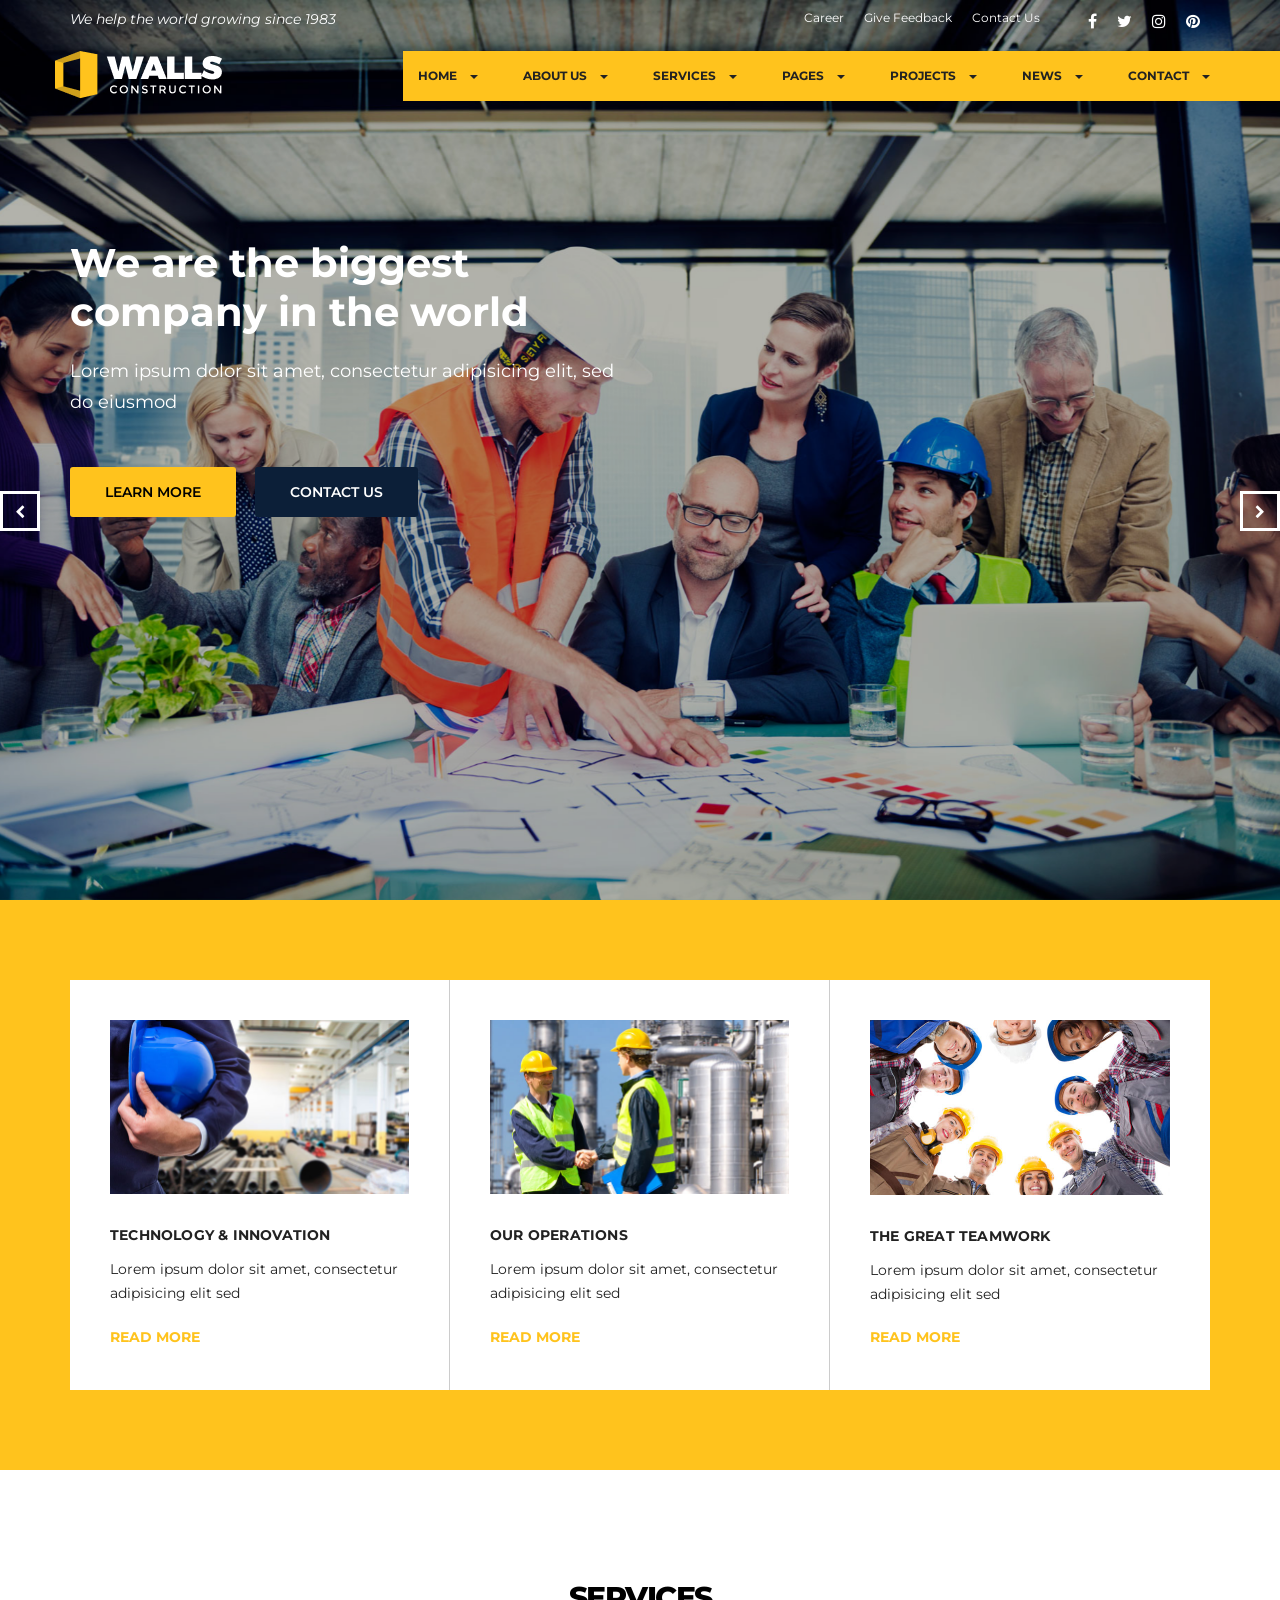
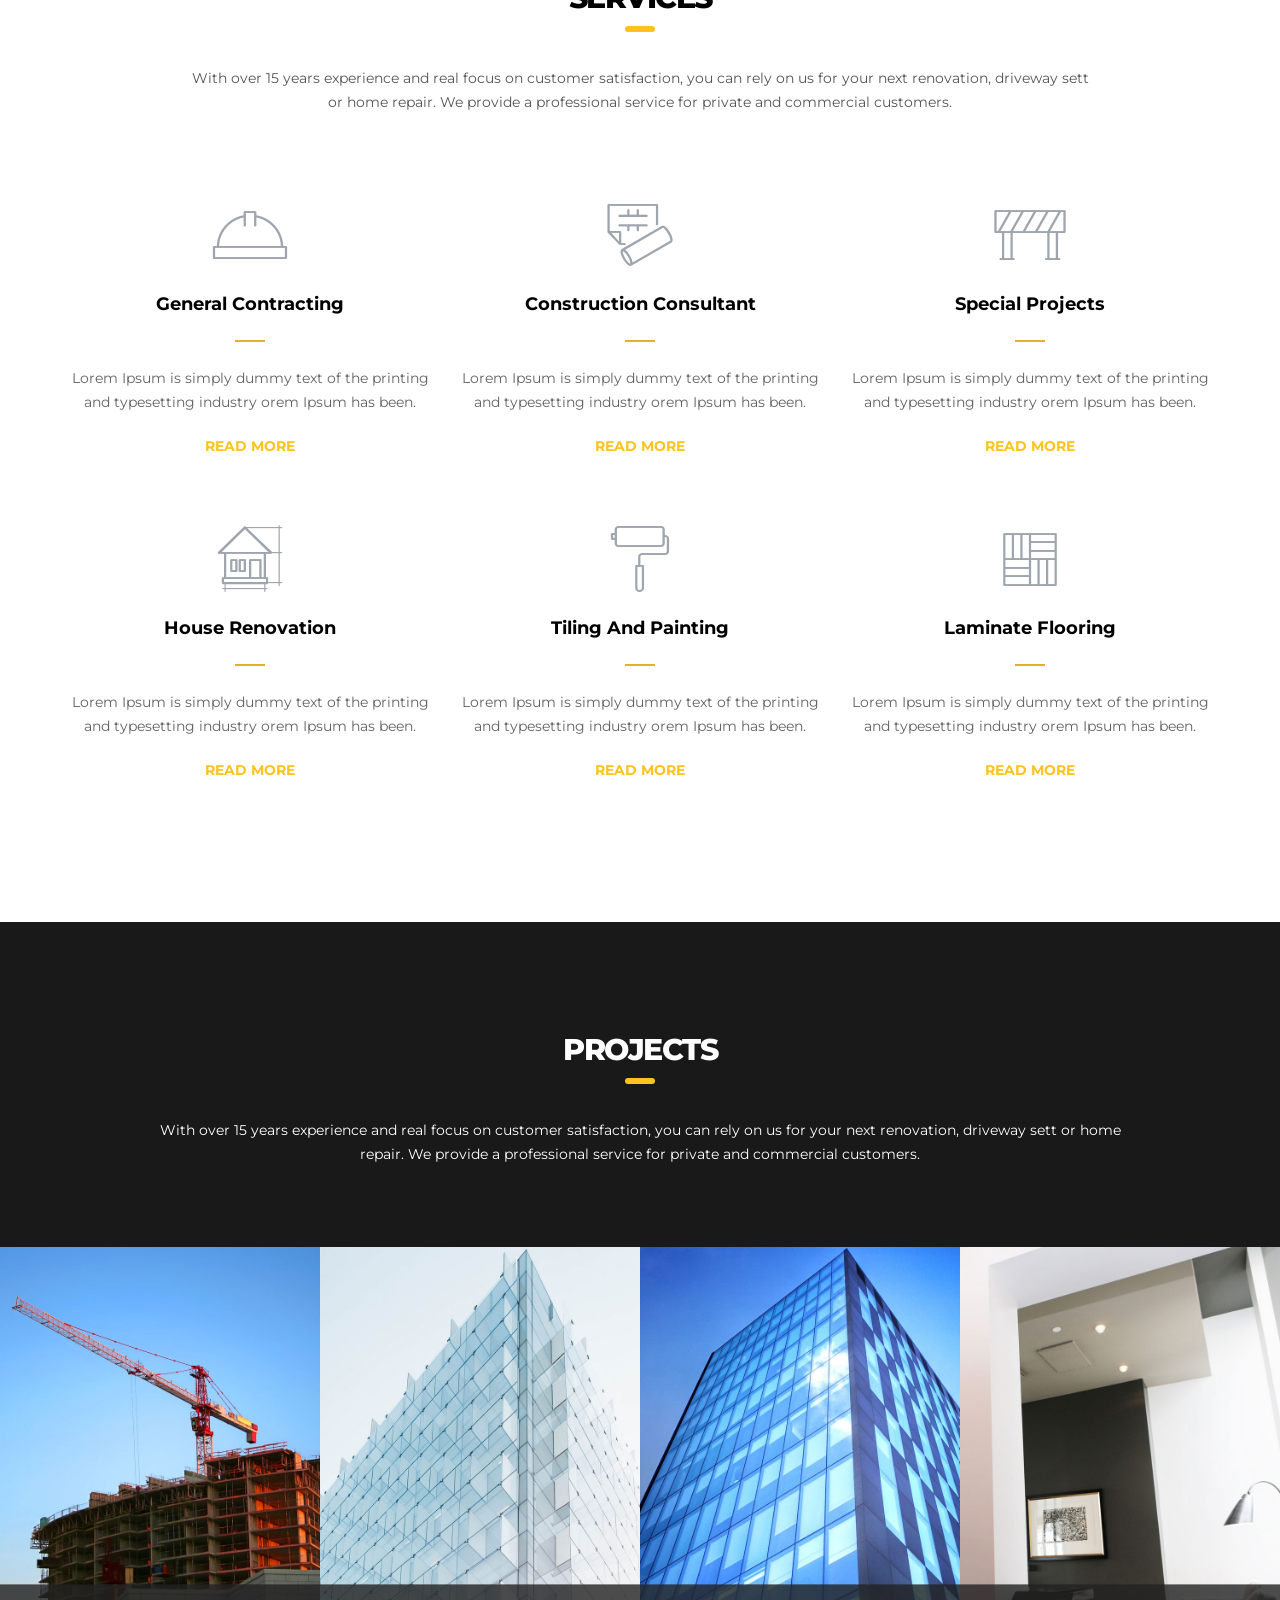
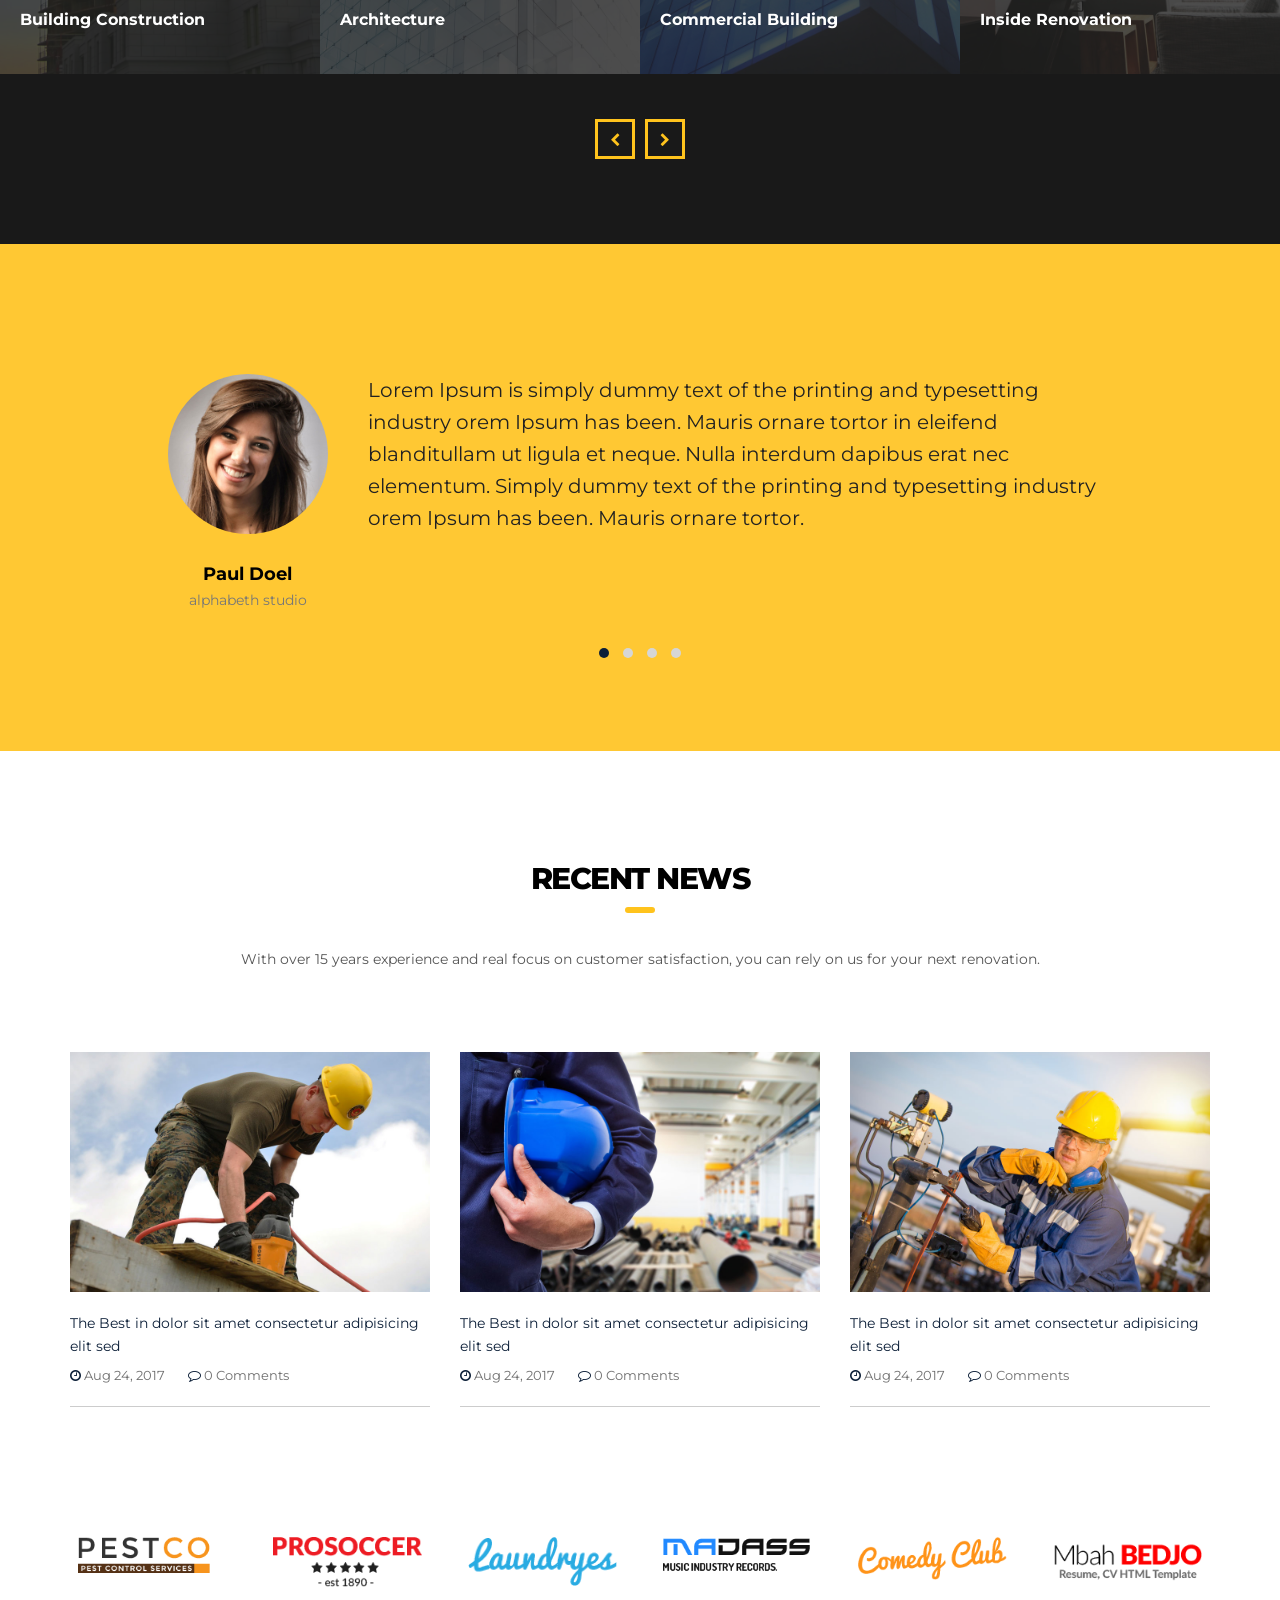
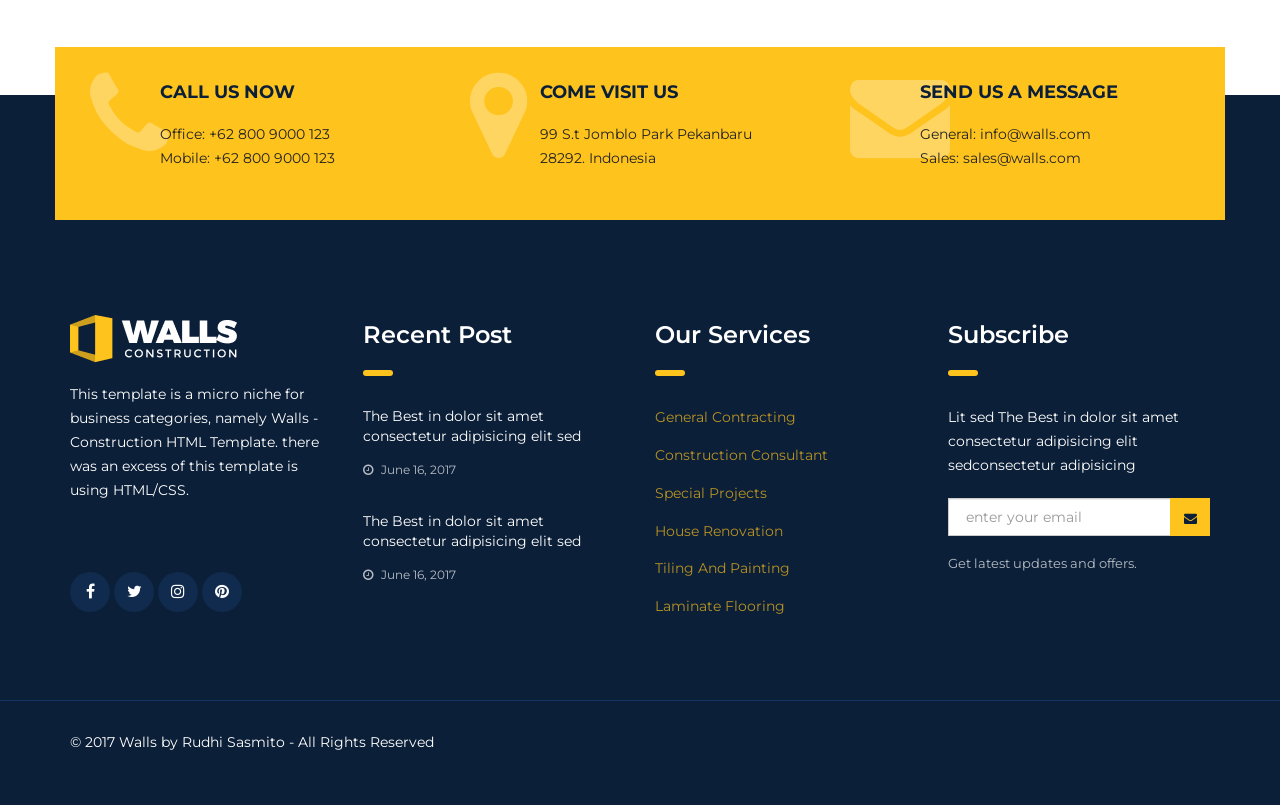
<file: index-2.html>
<!DOCTYPE html>
<html lang="zxx">
  
<!-- Mirrored from html.rudhisasmito.com/walls/index-2.html by HTTrack Website Copier/3.x [XR&CO'2014], Thu, 20 Jul 2023 13:40:21 GMT -->
<head>
    <!-- Basic Page Needs
    ================================================== -->
    <meta charset="utf-8">
    <!--[if IE]><meta http-equiv="x-ua-compatible" content="IE=9" /><![endif]-->
    <meta name="viewport" content="width=device-width, initial-scale=1">
    <title>Walls - Construction HTML Template</title>
    <meta name="description" content="Walls - Construction HTML Template. It is built using bootstrap 3.3.2 framework, works totally responsive, easy to customise, well commented codes and seo friendly.">
    <meta name="keywords" content="construction, industrial, development, manufacture, engineering, architecture, assembly, build, foundation, infrastructure">
    <meta name="author" content="rudhisasmito.com"> 
	
	<!-- ==============================================
	Favicons
	=============================================== -->
	<link rel="shortcut icon" href="images/favicon.ico">
	<link rel="apple-touch-icon" href="images/apple-touch-icon.png">
	<link rel="apple-touch-icon" sizes="72x72" href="images/apple-touch-icon-72x72.png">
	<link rel="apple-touch-icon" sizes="114x114" href="images/apple-touch-icon-114x114.png">
	
	<!-- ==============================================
	CSS VENDOR
	=============================================== -->
	<link rel="stylesheet" type="text/css" href="css/vendor/bootstrap.min.css" />
	<link rel="stylesheet" type="text/css" href="css/vendor/font-awesome.min.css">
	<link rel="stylesheet" type="text/css" href="css/vendor/owl.carousel.min.css">
	<link rel="stylesheet" type="text/css" href="css/vendor/owl.theme.default.min.css">
	<link rel="stylesheet" type="text/css" href="css/vendor/magnific-popup.css">
	
	<!-- ==============================================
	Custom Stylesheet
	=============================================== -->
	<link rel="stylesheet" type="text/css" href="css/style.css" />
	
    <script type="text/javascript" src="js/vendor/modernizr.min.js"></script>

</head>

<body>

	<!-- Load page -->
	<div class="animationload">
		<div class="loader"></div>
	</div>
	
	<!-- BACK TO TOP SECTION -->
	<a href="#0" class="cd-top cd-is-visible cd-fade-out">Top</a>

	<!-- HEADER -->
    <div class="header header-1">
    	<!-- TOPBAR -->
		<div class="topbar">
			<div class="container">
				<div class="row">
					<div class="col-sm-5 col-md-6">
						<div class="topbar-left">
							<div class="welcome-text">
							We help the world growing since 1983
							</div>
						</div>
					</div>
					<div class="col-sm-7 col-md-6">
						<div class="topbar-right">
							<ul class="topbar-menu">
								<li><a href="career.html" title="Career">Career</a></li>
								<li><a href="contact-feedback.html" title="Give Feedback">Give Feedback</a></li>
								<li><a href="Contact.html" title="Contact Us">Contact Us</a></li>
							</ul>
							<ul class="topbar-sosmed">
							<li>
								<a href="#"><i class="fa fa-facebook"></i></a>
							</li>
							<li>
								<a href="#"><i class="fa fa-twitter"></i></a>
							</li>
							<li>
								<a href="#"><i class="fa fa-instagram"></i></a>
							</li>
							<li>
								<a href="#"><i class="fa fa-pinterest"></i></a>
							</li>
							</ul>
						</div>
					</div>
				</div>
			</div>
		</div>

		<!-- NAVBAR SECTION -->
		<div class="navbar navbar-main">
		
			<div class="container container-nav">
				<div class="row">
						
					<div class="navbar-header">
						<button type="button" class="navbar-toggle" data-toggle="collapse" data-target=".navbar-collapse">
							<span class="icon-bar"></span>
							<span class="icon-bar"></span>
							<span class="icon-bar"></span>
						</button>
						
					</div>

					<a class="navbar-brand" href="index.html">
						<img src="images/logo.png" alt="" />
						<img src="images/logo-stiky.png" alt="" class="logo-stiky" />
					</a>

					<nav class="navbar-collapse collapse">
						<ul class="nav navbar-nav navbar-right">
							<li class="dropdown">
							  <a href="#" class="dropdown-toggle" data-toggle="dropdown" data-hover="dropdown" role="button" aria-haspopup="true" aria-expanded="false">HOME <span class="caret"></span></a>
							  <ul class="dropdown-menu">
								<li><a href="index.html">HOMEPAGE 1</a></li>
								<li><a href="index-2.html">HOMEPAGE 2</a></li>
								<li><a href="index-3.html">HOMEPAGE 3</a></li>
							  </ul>
							</li>
							<li class="dropdown">
							  <a href="#" class="dropdown-toggle" data-toggle="dropdown" data-hover="dropdown" role="button" aria-haspopup="true" aria-expanded="false">ABOUT US <span class="caret"></span></a>
							  <ul class="dropdown-menu">
								<li><a href="about-company.html">OUR COMPANY</a></li>
								<li><a href="about-history.html">COMPANY HISTORY</a></li>
								<li><a href="about-team.html">OUR TEAM</a></li>
								<li><a href="about-partners.html">OUR PARTNERS</a></li>
							  </ul>
							</li>
							<li class="dropdown">
							  <a href="#" class="dropdown-toggle" data-toggle="dropdown" data-hover="dropdown" role="button" aria-haspopup="true" aria-expanded="false">SERVICES <span class="caret"></span></a>
							  <ul class="dropdown-menu">
								<li><a href="services.html">GENERAL CONTRACTING</a></li>
								<li><a href="services-2.html">CONSTRUCTION CONSULTANT</a></li>
								<li><a href="services-2.html">DESIGN AND BUILD</a></li>
								<li><a href="services-2.html">HOUSE RENOVATIOn</a></li>
								<li><a href="services-2.html">TILING AND PAINTING</a></li>
								<li><a href="services-2.html">SPECIAL PROJECTS</a></li>
								<li><a href="services-detail.html">SERVICES DETAIL</a></li>
							  </ul>
							</li>
							<li class="dropdown">
							  <a href="#" class="dropdown-toggle" data-toggle="dropdown" data-hover="dropdown" role="button" aria-haspopup="true" aria-expanded="false">PAGES <span class="caret"></span></a>
							  <ul class="dropdown-menu">
								<li><a href="faq.html">FAQ</a></li>
								<li><a href="pricing-table.html">PRICING TABLE</a></li>
								<li><a href="404page.html">404 PAGE</a></li>
								<li><a href="career.html">CAREER</a></li>
							  </ul>
							</li>
							<li class="dropdown">
							  <a href="#" class="dropdown-toggle" data-toggle="dropdown" data-hover="dropdown" role="button" aria-haspopup="true" aria-expanded="false">PROJECTS <span class="caret"></span></a>
							  <ul class="dropdown-menu">
								<li><a href="project-grid.html">GRID LAYOUT</a></li>
								<li><a href="project-detail.html">SINGLE PROJECT</a></li>
							  </ul>
							</li>
							<li class="dropdown">
							  <a href="#" class="dropdown-toggle" data-toggle="dropdown" data-hover="dropdown" role="button" aria-haspopup="true" aria-expanded="false">NEWS <span class="caret"></span></a>
							  <ul class="dropdown-menu">
								<li><a href="news-grid.html">GRID BAR</a></li>
								<li><a href="news-sidebar.html">SIDEBAR</a></li>
								<li><a href="news-detail.html">SINGLE NEWS</a></li>
							  </ul>
							</li>
							<li class="dropdown">
							  <a href="#" class="dropdown-toggle" data-toggle="dropdown" data-hover="dropdown" role="button" aria-haspopup="true" aria-expanded="false">CONTACT <span class="caret"></span></a>
							  <ul class="dropdown-menu">
								<li><a href="contact-2.html">CONTACT US</a></li>
								<li><a href="contact-quote.html">GET A QUOTE</a></li>
							  </ul>
							</li>

						</ul>

					</nav>
						
				</div>
			</div>
	    </div>

    </div>
 
	<!-- BANNER -->
	<div id="slides" class="section banner">
		<ul class="slides-container">
			<li>
				<img src="images/slide-2.jpg" alt="">
				<div class="overlay-bg"></div>
				<div class="container">
					<div class="wrap-caption">
						<h2 class="caption-heading">
							We are the biggest company in the world
						</h2>
						<p class="excerpt">Lorem ipsum dolor sit amet, consectetur adipisicing elit, sed do eiusmod</p>	
						<a href="#" class="btn btn-primary" title="LEARN MORE">LEARN MORE</a> <a href="#" class="btn btn-secondary" title="CONTACT US">CONTACT US</a>
					</div>
				</div>
			</li>
			<li>
				<img src="images/slide-3.jpg" alt="">
				<div class="overlay-bg"></div>
				<div class="container">
					<div class="wrap-caption right">
						<h2 class="caption-heading">
							Providing Innovative Solution
						</h2>
						<p class="excerpt">Lorem ipsum dolor sit amet, consectetur adipisicing elit, sed do eiusmod</p>	
						<a href="#" class="btn btn-primary" title="LEARN MORE">LEARN MORE</a> <a href="#" class="btn btn-secondary" title="CONTACT US">CONTACT US</a>
					</div>
				</div>
			</li>
			<li>
				<img src="images/slide-1.jpg" alt="">
				<div class="overlay-bg"></div>
				<div class="container">
					<div class="wrap-caption center">
						
						<h2 class="caption-heading">
							Make Your Best Future
						</h2>
						<p class="excerpt">Lorem ipsum dolor sit amet, consectetur adipisicing elit, sed do eiusmod</p>	
						<a href="#" class="btn btn-primary" title="LEARN MORE">LEARN MORE</a> <a href="#" class="btn btn-secondary" title="CONTACT US">CONTACT US</a>
					</div>
				</div>
			</li>
			
		</ul>

		<nav class="slides-navigation">
			<div class="container">
				<a href="#" class="next">
					<i class="fa fa-chevron-right"></i>
				</a>
				<a href="#" class="prev">
					<i class="fa fa-chevron-left"></i>
				</a>
	      	</div>
	    </nav>
		
	</div>

	
	<div class="section services bg-1">
		<div class="container">
			<div class="row">
				<div class="col-sm-12 col-md-12">

					<div class="row feature-gutter bgwhite">
						<div class="col-sm-4 col-md-4 border-right">
							<!-- BOX 1 -->
							<div class="feature-box-8">
								<div class="media">
									<img src="images/why-thumb-1.jpg" alt="rud" class="img-responsive">
								</div>
								<div class="body">
									<a href="services-detail.html" class="title">Technology &amp; Innovation</a>
									<p>Lorem ipsum dolor sit amet, consectetur adipisicing elit sed</p>
									<a href="services-detail.html" class="readmore">READ MORE</a>
								</div>
				            </div>
						</div>
						<div class="col-sm-4 col-md-4 border-right">
							<!-- BOX 2 -->
							<div class="feature-box-8">
								<div class="media">
									<img src="images/why-thumb-2.jpg" alt="rud" class="img-responsive">
								</div>
								<div class="body">
									<a href="services-detail.html" class="title">Our Operations</a>
									<p>Lorem ipsum dolor sit amet, consectetur adipisicing elit sed</p>
									<a href="services-detail.html" class="readmore">READ MORE</a>
								</div>
				            </div>
						</div>
						<div class="col-sm-4 col-md-4">
							<!-- BOX 3 -->
							<div class="feature-box-8">
								<div class="media">
									<img src="images/why-thumb-3.jpg" alt="rud" class="img-responsive">
								</div>
								<div class="body">
									<a href="services-detail.html" class="title">The Great Teamwork</a>
									<p>Lorem ipsum dolor sit amet, consectetur adipisicing elit sed</p>
									<a href="services-detail.html" class="readmore">READ MORE</a>
								</div>
				            </div>
						</div>
					</div>

				</div>
			</div>
		</div>
	</div>

	<!-- SERVICES -->
	<div class="section services">
		<div class="container">
			<div class="row">
				<div class="col-sm-12 col-md-12">
					<h2 class="section-heading center">
						SERVICES
					</h2>
					<p class="subheading text-center">With over 15 years experience and real focus on customer satisfaction, you can rely on us for your next renovation, driveway sett or home repair. We provide a professional service for private and commercial customers.</p>
				</div>
			</div>	
			<div class="row list-services">
				<!-- Services 1 -->
				<div class="col-sm-4 col-md-4">
					<div class="box-icon-5 layout-2">
		                <div class="icon">
		                	<i class="rsi rsi-walls-1"></i>
		              	</div>
		              	<div class="body-content">
		                	<h4 class="title">General Contracting</h4>
		                	<div class="text">Lorem Ipsum is simply dummy text of the printing and typesetting industry orem Ipsum has been. </div>
		                	<a href="services-detail.html" class="readmore">READ MORE</a>
		              	</div>
		            </div>
				</div>
				<!-- Services 2 -->
				<div class="col-sm-4 col-md-4">
					<div class="box-icon-5 layout-2">
		                <div class="icon">
		                	<i class="rsi rsi-walls-13"></i>
		              	</div>
		              	<div class="body-content">
		                	<h4 class="title">Construction Consultant</h4>
		                	<div class="text">Lorem Ipsum is simply dummy text of the printing and typesetting industry orem Ipsum has been. </div>
		                	<a href="services-detail.html" class="readmore">READ MORE</a>
		              	</div>
		            </div>
				</div>
				<!-- Services 3 -->
				<div class="col-sm-4 col-md-4">
					<div class="box-icon-5 layout-2">
		                <div class="icon">
		                	<i class="rsi rsi-walls-3"></i>
		              	</div>
		              	<div class="body-content">
		                	<h4 class="title">Special Projects</h4>
		                	<div class="text">Lorem Ipsum is simply dummy text of the printing and typesetting industry orem Ipsum has been. </div>
		                	<a href="services-detail.html" class="readmore">READ MORE</a>
		              	</div>
		            </div>
				</div>
				<!-- Services 4 -->
				<div class="col-sm-4 col-md-4">
					<div class="box-icon-5 layout-2">
		                <div class="icon">
		                	<i class="rsi rsi-walls-10"></i>
		              	</div>
		              	<div class="body-content">
		                	<h4 class="title">House Renovation</h4>
		                	<div class="text">Lorem Ipsum is simply dummy text of the printing and typesetting industry orem Ipsum has been. </div>
		                	<a href="services-detail.html" class="readmore">READ MORE</a>
		              	</div>
		            </div>
				</div>
				<!-- Services 5 -->
				<div class="col-sm-4 col-md-4">
					<div class="box-icon-5 layout-2">
		                <div class="icon">
		                	<i class="rsi rsi-walls-9"></i>
		              	</div>
		              	<div class="body-content">
		                	<h4 class="title">Tiling And Painting</h4>
		                	<div class="text">Lorem Ipsum is simply dummy text of the printing and typesetting industry orem Ipsum has been. </div>
		                	<a href="services-detail.html" class="readmore">READ MORE</a>
		              	</div>
		            </div>
				</div>
				<!-- Services 6 -->
				<div class="col-sm-4 col-md-4">
					<div class="box-icon-5 layout-2">
		                <div class="icon">
		                	<i class="rsi rsi-walls-20"></i>
		              	</div>
		              	<div class="body-content">
		                	<h4 class="title">Laminate Flooring</h4>
		                	<div class="text">Lorem Ipsum is simply dummy text of the printing and typesetting industry orem Ipsum has been. </div>
		                	<a href="services-detail.html" class="readmore">READ MORE</a>
		              	</div>
		            </div>
				</div>
			</div>
		</div>
	</div>

	<!-- PROJECTS -->
	<div class="section project bg-dark">
		<div class="container-fluid">
			<div class="row">
				<div class="col-sm-12 col-md-12">
					<h2 class="section-heading white">
						PROJECTS
					</h2>
					<p class="subheading text-center colorwhite">With over 15 years experience and real focus on customer satisfaction, you can rely on us for your next renovation, driveway sett or home repair. We provide a professional service for private and commercial customers.</p>
				</div>
				<div class="clearfix"></div>

				<div id="caro-project-2">
					<!-- Item 1 -->
					<div class="item">
						<div class="feature-box-7">
							<div class="media">
								<img src="images/project-img-1.jpg" alt="rud" class="img-responsive">
							</div>
							<div class="body">
								<div class="info-box">
									<div class="text">
										<div class="title">Building Construction</div>
										<p>Lorem Ipsum is simply dummy text of the printing and typesetting industry orem Ipsum has been. </p>
										<a href="project-detail.html" class="readmore">READ MORE</a>
									</div>
								</div>
							</div>
						</div>
					</div>
					<!-- Item 2 -->
					<div class="item">
						<div class="feature-box-7">
							<div class="media">
								<img src="images/project-img-2.jpg" alt="rud" class="img-responsive">
							</div>
							<div class="body">
								<div class="info-box">
									<div class="text">
										<div class="title">Architecture</div>
										<p>Lorem Ipsum is simply dummy text of the printing and typesetting industry orem Ipsum has been. </p>
										<a href="project-detail.html" class="readmore">READ MORE</a>
									</div>
								</div>
							</div>
						</div>
					</div>
					<!-- Item 3 -->
					<div class="item">
						<div class="feature-box-7">
							<div class="media">
								<img src="images/project-img-3.jpg" alt="rud" class="img-responsive">
							</div>
							<div class="body">
								<div class="info-box">
									<div class="text">
										<div class="title">Commercial Building</div>
										<p>Lorem Ipsum is simply dummy text of the printing and typesetting industry orem Ipsum has been. </p>
										<a href="project-detail.html" class="readmore">READ MORE</a>
									</div>
								</div>
							</div>
						</div>
					</div>
					<!-- Item 4 -->
					<div class="item">
						<div class="feature-box-7">
							<div class="media">
								<img src="images/project-img-4.jpg" alt="rud" class="img-responsive">
							</div>
							<div class="body">
								<div class="info-box">
									<div class="text">
										<div class="title">Inside Renovation</div>
										<p>Lorem Ipsum is simply dummy text of the printing and typesetting industry orem Ipsum has been. </p>
										<a href="project-detail.html" class="readmore">READ MORE</a>
									</div>
								</div>
							</div>
						</div>
					</div>
					<!-- Item 5 -->
					<div class="item">
						<div class="feature-box-7">
							<div class="media">
								<img src="images/project-img-5.jpg" alt="rud" class="img-responsive">
							</div>
							<div class="body">
								<div class="info-box">
									<div class="text">
										<div class="title">Luxury Apartments</div>
										<p>Lorem Ipsum is simply dummy text of the printing and typesetting industry orem Ipsum has been. </p>
										<a href="project-detail.html" class="readmore">READ MORE</a>
									</div>
								</div>
							</div>
						</div>
					</div>
					<!-- Item 6 -->
					<div class="item">
						<div class="feature-box-7">
							<div class="media">
								<img src="images/project-img-6.jpg" alt="rud" class="img-responsive">
							</div>
							<div class="body">
								<div class="info-box">
									<div class="text">
										<div class="title">Reverview Green Building</div>
										<p>Lorem Ipsum is simply dummy text of the printing and typesetting industry orem Ipsum has been. </p>
										<a href="project-detail.html" class="readmore">READ MORE</a>
									</div>
								</div>
							</div>
						</div>
					</div>
					<!-- Item 7 -->
					<div class="item">
						<div class="feature-box-7">
							<div class="media">
								<img src="images/project-img-7.jpg" alt="rud" class="img-responsive">
							</div>
							<div class="body">
								<div class="info-box">
									<div class="text">
										<div class="title">Apartment</div>
										<p>Lorem Ipsum is simply dummy text of the printing and typesetting industry orem Ipsum has been. </p>
										<a href="project-detail.html" class="readmore">READ MORE</a>
									</div>
								</div>
							</div>
						</div>
					</div>
					<!-- Item 8 -->
					<div class="item">
						<div class="feature-box-7">
							<div class="media">
								<img src="images/project-img-8.jpg" alt="rud" class="img-responsive">
							</div>
							<div class="body">
								<div class="info-box">
									<div class="text">
										<div class="title">Concrete Building</div>
										<p>Lorem Ipsum is simply dummy text of the printing and typesetting industry orem Ipsum has been. </p>
										<a href="project-detail.html" class="readmore">READ MORE</a>
									</div>
								</div>
							</div>
						</div>
					</div>
					<!-- Item 9 -->
					<div class="item">
						<div class="feature-box-7">
							<div class="media">
								<img src="images/project-img-9.jpg" alt="rud" class="img-responsive">
							</div>
							<div class="body">
								<div class="info-box">
									<div class="text">
										<div class="title">Architectural Design</div>
										<p>Lorem Ipsum is simply dummy text of the printing and typesetting industry orem Ipsum has been.</p>
										<a href="project-detail.html" class="readmore">READ MORE</a>
									</div>
								</div>
							</div>
						</div>
					</div>
				</div>

			</div>
			
		</div>
		
	</div>

	<!-- TESTIMONY --> 
	<div class="section testimony bgtestimony">
		<div class="container">
			
			<div class="row">
				
				<div class="col-sm-12 col-md-10 col-md-offset-1">

					
					<div id="owl-testimony2">
						<div class="item">
							<div class="testimonial-3">
					            <div class="media">
					              <img src="images/testimony-thumb-2.jpg" alt="" class="img-circle">
					              <div class="title">Paul Doel</div>
					              <div class="company">alphabeth studio</div>
					            </div>
					            <div class="body">
					              <p>Lorem Ipsum is simply dummy text of the printing and typesetting industry orem Ipsum has been. Mauris ornare tortor in eleifend blanditullam ut ligula et neque. Nulla interdum dapibus erat nec elementum. Simply dummy text of the printing and typesetting industry orem Ipsum has been. Mauris ornare tortor.</p>
					            </div>
				          	</div>
						</div>
						<div class="item">
							<div class="testimonial-3">
					            <div class="media">
					              <img src="images/testimony-thumb-3.jpg" alt="" class="img-circle">
					              <div class="title">Debora Deandra</div>
					              <div class="company">Abc ltd</div>
					            </div>
					            <div class="body">
					              <p>Lorem Ipsum is simply dummy text of the printing and typesetting industry orem Ipsum has been. Mauris ornare tortor in eleifend blanditullam ut ligula et neque. Nulla interdum dapibus erat nec elementum. Simply dummy text of the printing and typesetting industry orem Ipsum has been. Mauris ornare tortor.</p>
					            </div>
				          	</div>
						</div>
						<div class="item">
							<div class="testimonial-3">
					            <div class="media">
					              <img src="images/testimony-thumb-4.jpg" alt="" class="img-circle">
					              <div class="title">Steve Nuer</div>
					              <div class="company">Manufacture ltd</div>
					            </div>
					            <div class="body">
					              <p>Lorem Ipsum is simply dummy text of the printing and typesetting industry orem Ipsum has been. Mauris ornare tortor in eleifend blanditullam ut ligula et neque. Nulla interdum dapibus erat nec elementum. Simply dummy text of the printing and typesetting industry orem Ipsum has been. Mauris ornare tortor.</p>
					            </div>
				          	</div>
						</div>
						<div class="item">
							<div class="testimonial-3">
					            <div class="media">
					              <img src="images/testimony-thumb-5.jpg" alt="" class="img-circle">
					              <div class="title">Robert Lav</div>
					              <div class="company">Gaspol ltd</div>
					            </div>
					            <div class="body">
					              <p>Lorem Ipsum is simply dummy text of the printing and typesetting industry orem Ipsum has been. Mauris ornare tortor in eleifend blanditullam ut ligula et neque. Nulla interdum dapibus erat nec elementum. Simply dummy text of the printing and typesetting industry orem Ipsum has been. Mauris ornare tortor.</p>
					            </div>
				          	</div>
						</div>
						
						
					</div>
					
				</div>

			</div>
		</div>
	</div>

	<!-- BLOG -->
	<div class="section blog">
		<div class="container">
			<div class="row">
				
				<div class="col-sm-12 col-md-12">
					<h2 class="section-heading">
						RECENT NEWS
					</h2>
					<p class="subheading text-center">With over 15 years experience and real focus on customer satisfaction, you can rely on us for your next renovation.</p> 
				</div>

				<div class="col-sm-6 col-md-4">
					<!-- BOX 1 -->
					<div class="box-news-1">
						<div class="media gbr">
							<img src="images/blog-1.jpg" alt="" class="img-responsive">
						</div>
						<div class="body">
							<div class="title"><a href="news-detail.html" title="">The Best in dolor sit amet consectetur adipisicing elit sed</a></div>
							<div class="meta">
								<span class="date"><i class="fa fa-clock-o"></i> Aug 24, 2017</span>
								<span class="comments"><i class="fa fa-comment-o"></i> 0 Comments</span>
							</div>
						</div>
					</div>
				</div>

				<div class="col-sm-6 col-md-4">
					<!-- BOX 2 -->
					<div class="box-news-1">
						<div class="media gbr">
							<img src="images/blog-2.jpg" alt="" class="img-responsive">
						</div>
						<div class="body">
							<div class="title"><a href="news-detail.html" title="">The Best in dolor sit amet consectetur adipisicing elit sed</a></div>
							<div class="meta">
								<span class="date"><i class="fa fa-clock-o"></i> Aug 24, 2017</span>
								<span class="comments"><i class="fa fa-comment-o"></i> 0 Comments</span>
							</div>
						</div>
					</div>
				</div>

				<div class="col-sm-6 col-md-4">
					<!-- BOX 3 -->
					<div class="box-news-1">
						<div class="media gbr">
							<img src="images/blog-3.jpg" alt="" class="img-responsive">
						</div>
						<div class="body">
							<div class="title"><a href="news-detail.html" title="">The Best in dolor sit amet consectetur adipisicing elit sed</a></div>
							<div class="meta">
								<span class="date"><i class="fa fa-clock-o"></i> Aug 24, 2017</span>
								<span class="comments"><i class="fa fa-comment-o"></i> 0 Comments</span>
							</div>
						</div>
					</div>
				</div>

				
			</div>
		</div>
	</div> 

	<!-- PARTNER -->
	<div class="section stat-client">
		<div class="container">
			<div class="row">
				<div class="col-sm-2 col-md-2">
					<div class="client-img">
						<a href="https://themeforest.net/item/pro-soccer-football-club-template/14064275?ref=rudhisasmito">
							<img src="images/partners-1.png" alt="" class="img-responsive">
						</a>
					</div>
				</div>

				<div class="col-sm-2 col-md-2">
					<div class="client-img">
						<a href="https://themeforest.net/item/madass-music-industry-html-template/16015779?ref=rudhisasmito"><img src="images/partners-2.png" alt="" class="img-responsive"></a>
					</div>
				</div>

				<div class="col-sm-2 col-md-2">
					<div class="client-img">
						<a href="https://themeforest.net/item/pestco-pest-control-template/16216536?ref=rudhisasmito"><img src="images/partners-3.png" alt="" class="img-responsive"></a>
					</div>
				</div>

				<div class="col-sm-2 col-md-2">
					<div class="client-img">
						<a href="https://themeforest.net/item/insure-insurance-finance-business-html-template/19207917?ref=rudhisasmito"><img src="images/partners-4.png" alt="" class="img-responsive"></a>
					</div>
				</div>

				<div class="col-sm-2 col-md-2">
					<div class="client-img">
						<a href="https://themeforest.net/item/petro-industrial-html-template/19846808?ref=rudhisasmito"><img src="images/partners-5.png" alt="" class="img-responsive"></a>
					</div>
				</div>

				<div class="col-sm-2 col-md-2">
					<div class="client-img">
						<a href="https://themeforest.net/item/super-clean-cleaning-services-html-template/19947280?ref=rudhisasmito"><img src="images/partners-6.png" alt="" class="img-responsive"></a>
					</div>
				</div>
				
			</div>
		</div>
	</div>
	
	<!-- INFO BOX -->
	<div class="section info overlap-bottom">
		<div class="container">
			<div class="row gutter-20">
				
				<div class="col-sm-4 col-md-4">
					<!-- BOX 1 -->
					<div class="box-icon-4">
						<div class="icon"><i class="fa fa-phone"></i></div>
						<div class="body-content">
							<div class="heading">CALL US NOW</div>
							Office: +62 800 9000 123 <br>
							Mobile: +62 800 9000 123
						</div>
					</div>
				</div>
				<div class="col-sm-4 col-md-4">
					<!-- BOX 2 -->
					<div class="box-icon-4">
						<div class="icon"><i class="fa fa-map-marker"></i></div>
						<div class="body-content">
							<div class="heading">COME VISIT US</div>
							99 S.t Jomblo Park Pekanbaru 28292. Indonesia
						</div>
					</div>
				</div>
				<div class="col-sm-4 col-md-4">
					<!-- BOX 3 -->
					<div class="box-icon-4">
						<div class="icon"><i class="fa fa-envelope"></i></div>
						<div class="body-content">
							<div class="heading">SEND US A MESSAGE</div>
							General: info@walls.com<br>
							Sales: sales@walls.com
						</div>
					</div>
				</div>
				
			</div>

		</div>
	</div>
	 
	<!-- FOOTER SECTION -->
	<div class="footer">
		
		<div class="container">
			
			<div class="row">
				<div class="col-sm-3 col-md-3">
					<div class="footer-item">
						<img src="images/logo.png" alt="logo bottom" class="logo-bottom">
						<p>This template is a micro niche for business categories, namely Walls - Construction HTML Template. there was an excess of this template is using HTML/CSS.</p>
						<div class="footer-sosmed">
							<a href="#" title="">
								<div class="item">
									<i class="fa fa-facebook"></i>
								</div>
							</a>
							<a href="#" title="">
								<div class="item">
									<i class="fa fa-twitter"></i>
								</div>
							</a>
							<a href="#" title="">
								<div class="item">
									<i class="fa fa-instagram"></i>
								</div>
							</a>
							<a href="#" title="">
								<div class="item">
									<i class="fa fa-pinterest"></i>
								</div>
							</a> 
						</div>
					</div>
				</div>
				<div class="col-sm-3 col-md-3">
					<div class="footer-item">
						<div class="footer-title">
							Recent Post
						</div>
						<ul class="recent-post">
							<li><a href="#" title="">The Best in dolor sit amet consectetur adipisicing elit sed</a>
							<span class="date"><i class="fa fa-clock-o"></i> June 16, 2017</span></li><li><a href="#" title="">The Best in dolor sit amet consectetur adipisicing elit sed</a>
							<span class="date"><i class="fa fa-clock-o"></i> June 16, 2017</span></li>
						</ul>
					</div>
				</div>
				<div class="col-sm-3 col-md-3">
					<div class="footer-item">
						<div class="footer-title">
							Our Services
						</div>
						<ul class="list">
							<li><a href="#" title="">General Contracting</a></li>
							<li><a href="#" title="">Construction Consultant</a></li>
							<li><a href="#" title="">Special Projects</a></li>
							<li><a href="#" title="">House Renovation</a></li>
							<li><a href="#" title="">Tiling And Painting</a></li>
							<li><a href="#" title="">Laminate Flooring</a></li>
						</ul>
					</div>
				</div>
				<div class="col-sm-3 col-md-3">
					<div class="footer-item">
						<div class="footer-title">
							Subscribe
						</div>
						<p>Lit sed The Best in dolor sit amet consectetur adipisicing elit sedconsectetur adipisicing</p>
						<form action="#" class="footer-subscribe">
			              <input type="email" name="EMAIL" class="form-control" placeholder="enter your email">
			              <input id="p_submit" type="submit" value="send">
			              <label for="p_submit"><i class="fa fa-envelope"></i></label>
			              <p>Get latest updates and offers.</p>
			            </form>
					</div>
				</div>
			</div>
		</div>
		
		<div class="fcopy">
			<div class="container">
				<div class="row">
					<div class="col-sm-12 col-md-12">
						<p class="ftex">&copy; 2017 Walls by Rudhi Sasmito - All Rights Reserved</p> 
					</div>
				</div>
			</div>
		</div>
		
	</div>
	
	<!-- JS VENDOR -->
	<script type="text/javascript" src="js/vendor/jquery.min.js"></script>
	<script type="text/javascript" src="js/vendor/bootstrap.min.js"></script>
	<script type="text/javascript" src="js/vendor/jquery.superslides.js"></script>
	<script type="text/javascript" src="js/vendor/owl.carousel.js"></script>
	<script type="text/javascript" src="js/vendor/bootstrap-hover-dropdown.min.js"></script>
	<script type="text/javascript" src="js/vendor/jquery.magnific-popup.min.js"></script>
	<script type="text/javascript" src="js/vendor/easings.js"></script>
	<script type="text/javascript" src="js/vendor/isotope.pkgd.min.js"></script>

	<!-- sendmail -->
	<script type="text/javascript" src="js/vendor/validator.min.js"></script>
	<script type="text/javascript" src="js/vendor/form-scripts.js"></script>
	
	<script type='text/javascript' src='https://maps.google.com/maps/api/js?sensor=false&amp;ver=4.1.5'></script>

	<script type="text/javascript" src="js/script.js"></script>

		
</body>

<!-- Mirrored from html.rudhisasmito.com/walls/index-2.html by HTTrack Website Copier/3.x [XR&CO'2014], Thu, 20 Jul 2023 13:40:22 GMT -->
</html>
</file>
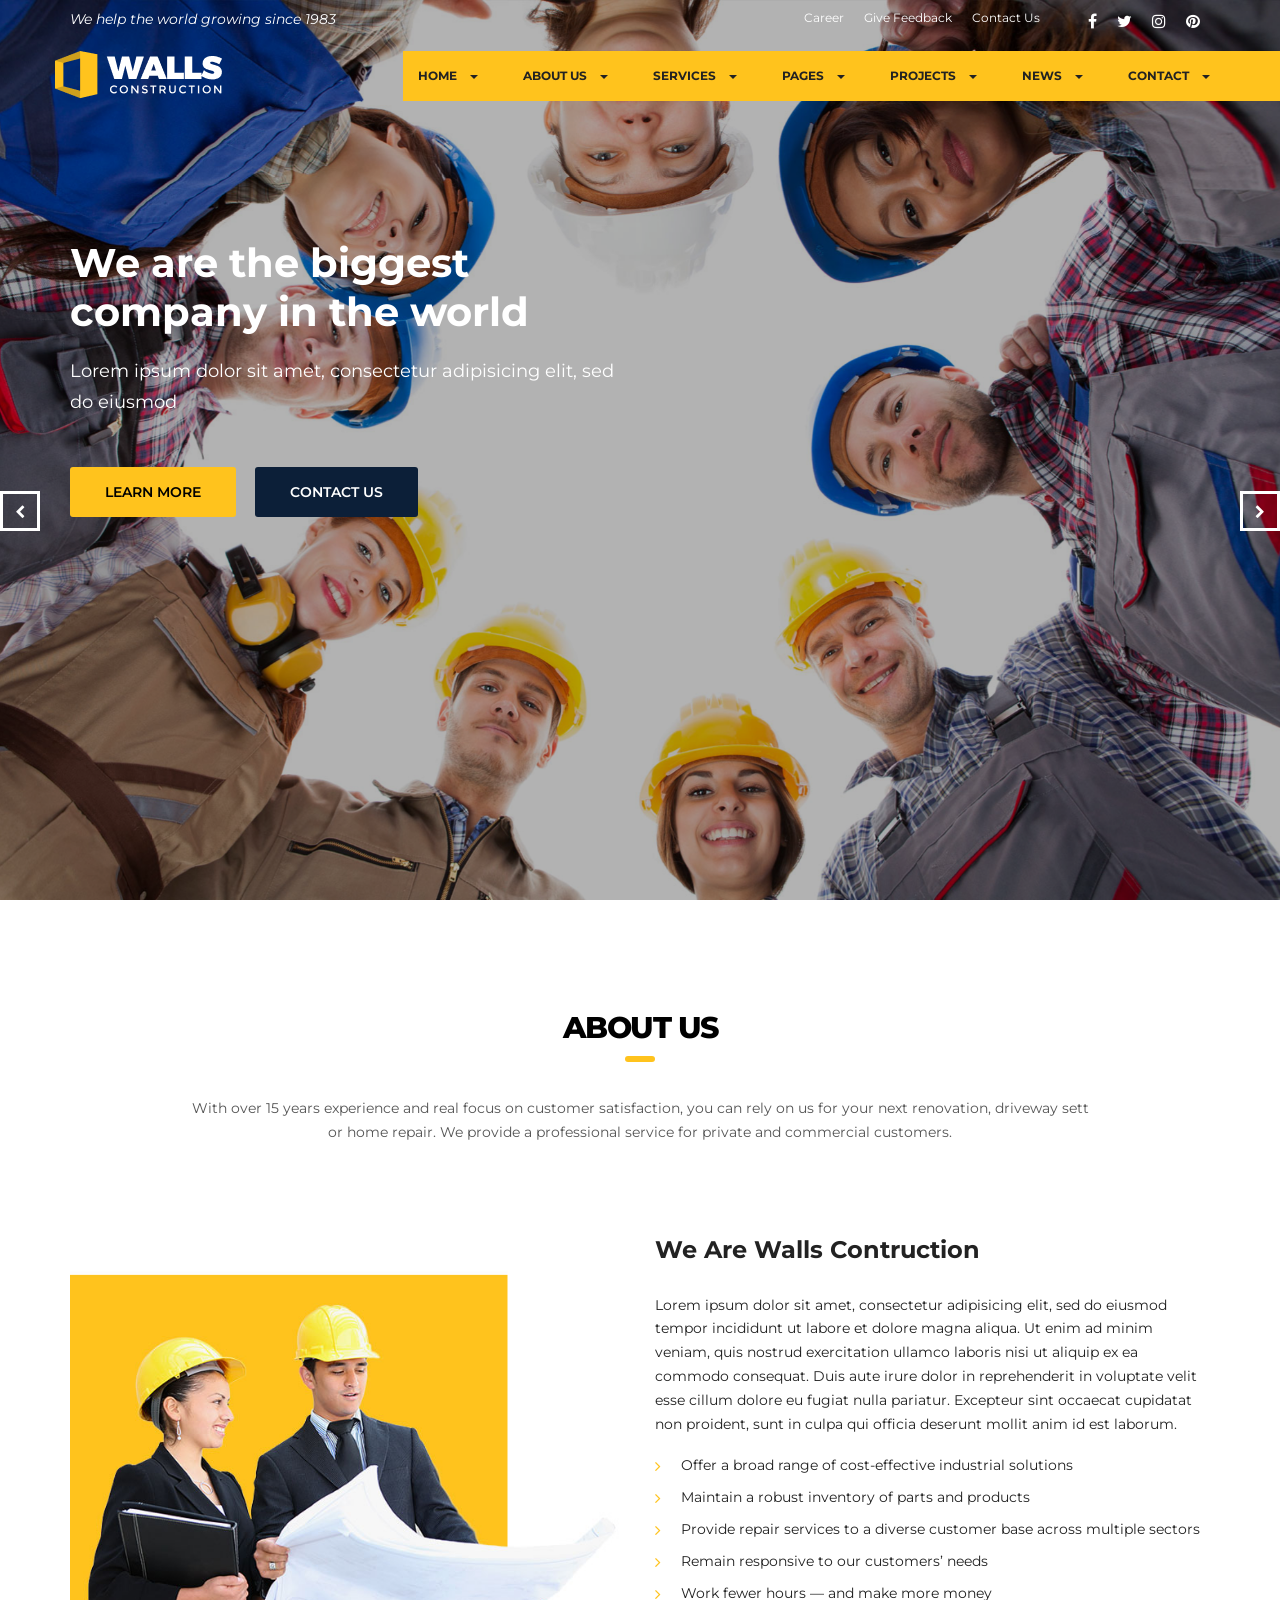
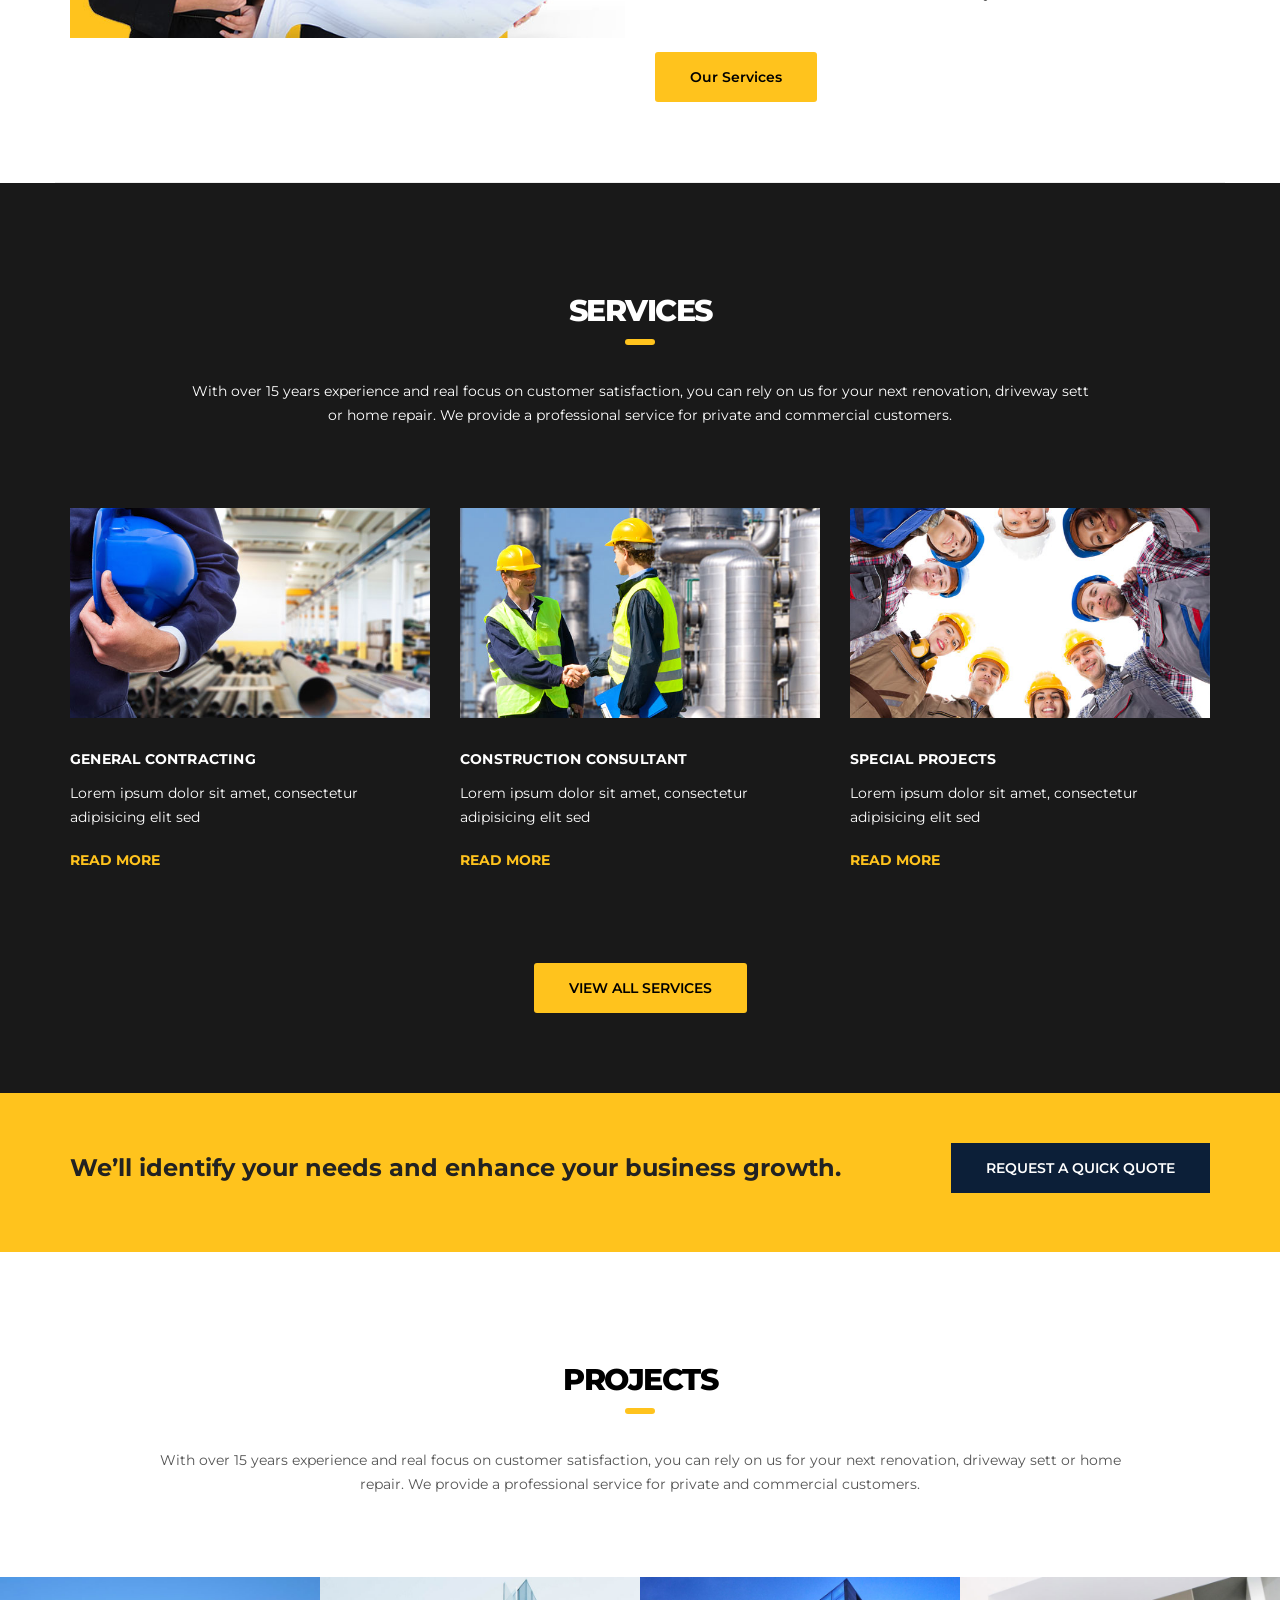
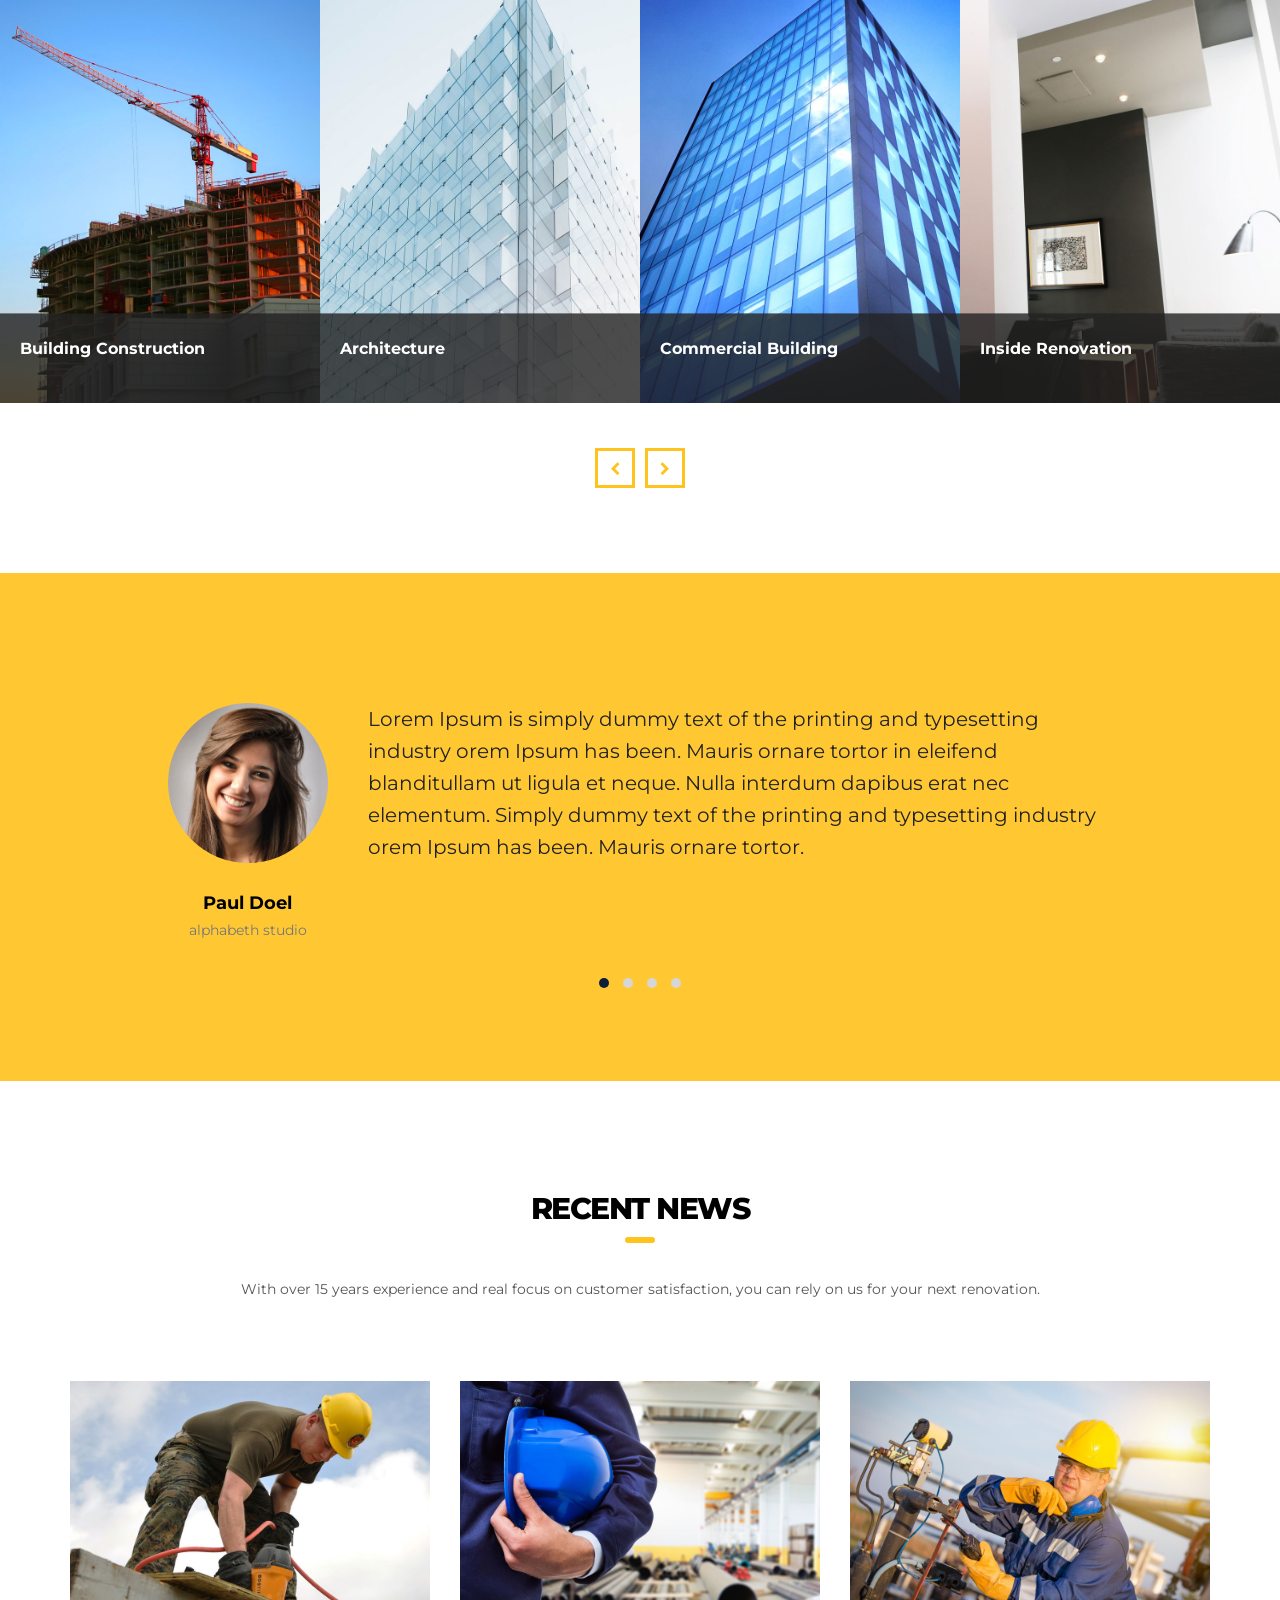
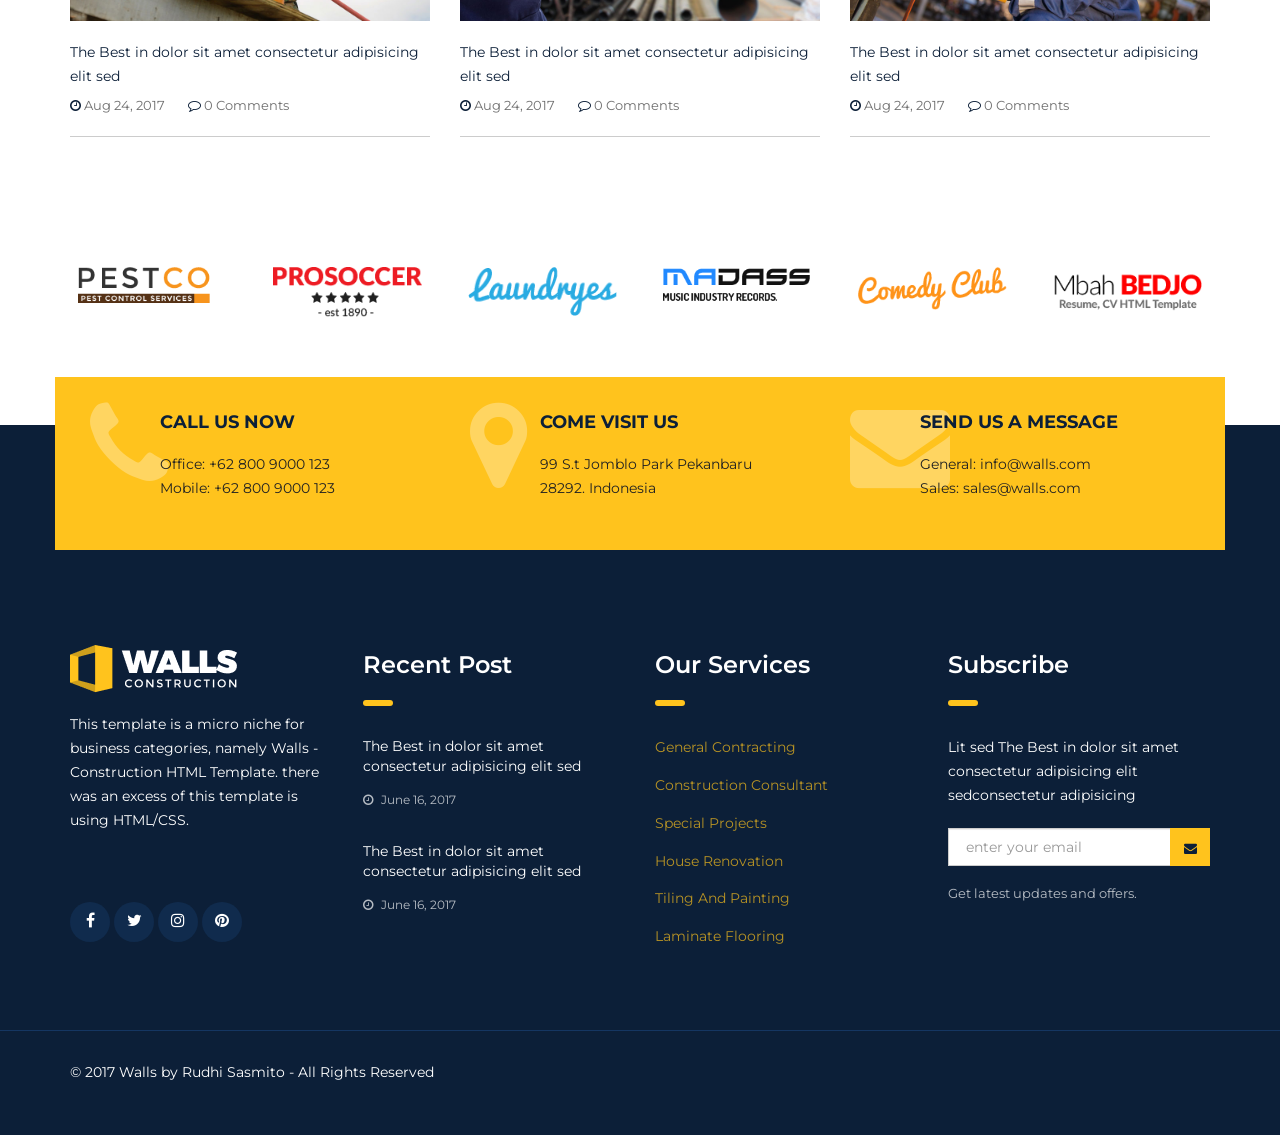
<file: index-3.html>
<!DOCTYPE html>
<html lang="zxx">
  
<!-- Mirrored from html.rudhisasmito.com/walls/index-3.html by HTTrack Website Copier/3.x [XR&CO'2014], Thu, 20 Jul 2023 13:40:22 GMT -->
<head>
    <!-- Basic Page Needs
    ================================================== -->
    <meta charset="utf-8">
    <!--[if IE]><meta http-equiv="x-ua-compatible" content="IE=9" /><![endif]-->
    <meta name="viewport" content="width=device-width, initial-scale=1">
    <title>Walls - Construction HTML Template</title>
    <meta name="description" content="Walls - Construction HTML Template. It is built using bootstrap 3.3.2 framework, works totally responsive, easy to customise, well commented codes and seo friendly.">
    <meta name="keywords" content="construction, industrial, development, manufacture, engineering, architecture, assembly, build, foundation, infrastructure">
    <meta name="author" content="rudhisasmito.com"> 
	
	<!-- ==============================================
	Favicons
	=============================================== -->
	<link rel="shortcut icon" href="images/favicon.ico">
	<link rel="apple-touch-icon" href="images/apple-touch-icon.png">
	<link rel="apple-touch-icon" sizes="72x72" href="images/apple-touch-icon-72x72.png">
	<link rel="apple-touch-icon" sizes="114x114" href="images/apple-touch-icon-114x114.png">
	
	<!-- ==============================================
	CSS VENDOR
	=============================================== -->
	<link rel="stylesheet" type="text/css" href="css/vendor/bootstrap.min.css" />
	<link rel="stylesheet" type="text/css" href="css/vendor/font-awesome.min.css">
	<link rel="stylesheet" type="text/css" href="css/vendor/owl.carousel.min.css">
	<link rel="stylesheet" type="text/css" href="css/vendor/owl.theme.default.min.css">
	<link rel="stylesheet" type="text/css" href="css/vendor/magnific-popup.css">
	
	<!-- ==============================================
	Custom Stylesheet
	=============================================== -->
	<link rel="stylesheet" type="text/css" href="css/style.css" />
	
    <script type="text/javascript" src="js/vendor/modernizr.min.js"></script>

</head>

<body>

	<!-- Load page -->
	<div class="animationload">
		<div class="loader"></div>
	</div>
	
	<!-- BACK TO TOP SECTION -->
	<a href="#0" class="cd-top cd-is-visible cd-fade-out">Top</a>

	<!-- HEADER -->
    <div class="header header-1">
    	<!-- TOPBAR -->
		<div class="topbar">
			<div class="container">
				<div class="row">
					<div class="col-sm-5 col-md-6">
						<div class="topbar-left">
							<div class="welcome-text">
							We help the world growing since 1983
							</div>
						</div>
					</div>
					<div class="col-sm-7 col-md-6">
						<div class="topbar-right">
							<ul class="topbar-menu">
								<li><a href="career.html" title="Career">Career</a></li>
								<li><a href="contact-feedback.html" title="Give Feedback">Give Feedback</a></li>
								<li><a href="Contact.html" title="Contact Us">Contact Us</a></li>
							</ul>
							<ul class="topbar-sosmed">
							<li>
								<a href="#"><i class="fa fa-facebook"></i></a>
							</li>
							<li>
								<a href="#"><i class="fa fa-twitter"></i></a>
							</li>
							<li>
								<a href="#"><i class="fa fa-instagram"></i></a>
							</li>
							<li>
								<a href="#"><i class="fa fa-pinterest"></i></a>
							</li>
							</ul>
						</div>
					</div>
				</div>
			</div>
		</div>

		<!-- NAVBAR SECTION -->
		<div class="navbar navbar-main">
		
			<div class="container container-nav">
				<div class="row">
						
					<div class="navbar-header">
						<button type="button" class="navbar-toggle" data-toggle="collapse" data-target=".navbar-collapse">
							<span class="icon-bar"></span>
							<span class="icon-bar"></span>
							<span class="icon-bar"></span>
						</button>
						
					</div>

					<a class="navbar-brand" href="index.html">
						<img src="images/logo.png" alt="" />
						<img src="images/logo-stiky.png" alt="" class="logo-stiky" />
					</a>

					<nav class="navbar-collapse collapse">
						<ul class="nav navbar-nav navbar-right">
							<li class="dropdown">
							  <a href="#" class="dropdown-toggle" data-toggle="dropdown" data-hover="dropdown" role="button" aria-haspopup="true" aria-expanded="false">HOME <span class="caret"></span></a>
							  <ul class="dropdown-menu">
								<li><a href="index.html">HOMEPAGE 1</a></li>
								<li><a href="index-2.html">HOMEPAGE 2</a></li>
								<li><a href="index-3.html">HOMEPAGE 3</a></li>
							  </ul>
							</li>
							<li class="dropdown">
							  <a href="#" class="dropdown-toggle" data-toggle="dropdown" data-hover="dropdown" role="button" aria-haspopup="true" aria-expanded="false">ABOUT US <span class="caret"></span></a>
							  <ul class="dropdown-menu">
								<li><a href="about-company.html">OUR COMPANY</a></li>
								<li><a href="about-history.html">COMPANY HISTORY</a></li>
								<li><a href="about-team.html">OUR TEAM</a></li>
								<li><a href="about-partners.html">OUR PARTNERS</a></li>
							  </ul>
							</li>
							<li class="dropdown">
							  <a href="#" class="dropdown-toggle" data-toggle="dropdown" data-hover="dropdown" role="button" aria-haspopup="true" aria-expanded="false">SERVICES <span class="caret"></span></a>
							  <ul class="dropdown-menu">
								<li><a href="services.html">GENERAL CONTRACTING</a></li>
								<li><a href="services-2.html">CONSTRUCTION CONSULTANT</a></li>
								<li><a href="services-2.html">DESIGN AND BUILD</a></li>
								<li><a href="services-2.html">HOUSE RENOVATIOn</a></li>
								<li><a href="services-2.html">TILING AND PAINTING</a></li>
								<li><a href="services-2.html">SPECIAL PROJECTS</a></li>
								<li><a href="services-detail.html">SERVICES DETAIL</a></li>
							  </ul>
							</li>
							<li class="dropdown">
							  <a href="#" class="dropdown-toggle" data-toggle="dropdown" data-hover="dropdown" role="button" aria-haspopup="true" aria-expanded="false">PAGES <span class="caret"></span></a>
							  <ul class="dropdown-menu">
								<li><a href="faq.html">FAQ</a></li>
								<li><a href="pricing-table.html">PRICING TABLE</a></li>
								<li><a href="404page.html">404 PAGE</a></li>
								<li><a href="career.html">CAREER</a></li>
							  </ul>
							</li>
							<li class="dropdown">
							  <a href="#" class="dropdown-toggle" data-toggle="dropdown" data-hover="dropdown" role="button" aria-haspopup="true" aria-expanded="false">PROJECTS <span class="caret"></span></a>
							  <ul class="dropdown-menu">
								<li><a href="project-grid.html">GRID LAYOUT</a></li>
								<li><a href="project-detail.html">SINGLE PROJECT</a></li>
							  </ul>
							</li>
							<li class="dropdown">
							  <a href="#" class="dropdown-toggle" data-toggle="dropdown" data-hover="dropdown" role="button" aria-haspopup="true" aria-expanded="false">NEWS <span class="caret"></span></a>
							  <ul class="dropdown-menu">
								<li><a href="news-grid.html">GRID BAR</a></li>
								<li><a href="news-sidebar.html">SIDEBAR</a></li>
								<li><a href="news-detail.html">SINGLE NEWS</a></li>
							  </ul>
							</li>
							<li class="dropdown">
							  <a href="#" class="dropdown-toggle" data-toggle="dropdown" data-hover="dropdown" role="button" aria-haspopup="true" aria-expanded="false">CONTACT <span class="caret"></span></a>
							  <ul class="dropdown-menu">
								<li><a href="contact-2.html">CONTACT US</a></li>
								<li><a href="contact-quote.html">GET A QUOTE</a></li>
							  </ul>
							</li>

						</ul>

					</nav>
						
				</div>
			</div>
	    </div>

    </div>
 
	<!-- BANNER -->
	<div id="slides" class="section banner">
		<ul class="slides-container">
			<li>
				<img src="images/slide-3.jpg" alt="">
				<div class="overlay-bg"></div>
				<div class="container">
					<div class="wrap-caption">
						<h2 class="caption-heading">
							We are the biggest company in the world
						</h2>
						<p class="excerpt">Lorem ipsum dolor sit amet, consectetur adipisicing elit, sed do eiusmod</p>	
						<a href="#" class="btn btn-primary" title="LEARN MORE">LEARN MORE</a> <a href="#" class="btn btn-secondary" title="CONTACT US">CONTACT US</a>
					</div>
				</div>
			</li>
			<li>
				<img src="images/slide-2.jpg" alt="">
				<div class="overlay-bg"></div>
				<div class="container">
					<div class="wrap-caption right">
						<h2 class="caption-heading">
							Providing Innovative Solution
						</h2>
						<p class="excerpt">Lorem ipsum dolor sit amet, consectetur adipisicing elit, sed do eiusmod</p>	
						<a href="#" class="btn btn-primary" title="LEARN MORE">LEARN MORE</a> <a href="#" class="btn btn-secondary" title="CONTACT US">CONTACT US</a>
					</div>
				</div>
			</li>
			<li>
				<img src="images/slide-1.jpg" alt="">
				<div class="overlay-bg"></div>
				<div class="container">
					<div class="wrap-caption center">
						
						<h2 class="caption-heading">
							Make Your Best Future
						</h2>
						<p class="excerpt">Lorem ipsum dolor sit amet, consectetur adipisicing elit, sed do eiusmod</p>	
						<a href="#" class="btn btn-primary" title="LEARN MORE">LEARN MORE</a> <a href="#" class="btn btn-secondary" title="CONTACT US">CONTACT US</a>
					</div>
				</div>
			</li>
			
		</ul>

		<nav class="slides-navigation">
			<div class="container">
				<a href="#" class="next">
					<i class="fa fa-chevron-right"></i>
				</a>
				<a href="#" class="prev">
					<i class="fa fa-chevron-left"></i>
				</a>
	      	</div>
	    </nav>
		
	</div>

	<!-- WHY -->
	<div class="section why section-border">
		<div class="container">
			<div class="row">
				<div class="col-sm-12 col-md-12">
					<h2 class="section-heading center">
						ABOUT US
					</h2>
					<p class="subheading text-center">With over 15 years experience and real focus on customer satisfaction, you can rely on us for your next renovation, driveway sett or home repair. We provide a professional service for private and commercial customers.</p>
				</div>
				<div class="clearfix"></div>
				<div class="col-sm-6 col-md-6">
					<img src="images/about-img-3.jpg" alt="">
					<div class="margin-bottom-30"></div>
				</div>
				<div class="col-sm-6 col-md-6">
					<h3>We Are Walls Contruction</h3>
					<div class="margin-bottom-30"></div>
					<p>Lorem ipsum dolor sit amet, consectetur adipisicing elit, sed do eiusmod tempor incididunt ut labore et dolore magna aliqua. Ut enim ad minim veniam, quis nostrud exercitation ullamco laboris nisi ut aliquip ex ea commodo consequat. Duis aute irure dolor in reprehenderit in voluptate velit esse cillum dolore eu fugiat nulla pariatur. Excepteur sint occaecat cupidatat non proident, sunt in culpa qui officia deserunt mollit anim id est laborum.</p>
					<ul class="bull">
						<li>Offer a broad range of cost-effective industrial solutions</li>
						<li>Maintain a robust inventory of parts and products</li>
						<li>Provide repair services to a diverse customer base across multiple sectors</li>
						<li>Remain responsive to our customers’ needs</li>
						<li>Work fewer hours — and make more money</li>
					</ul>
					<div class="spacer-30"></div>
					<a href="#" class="btn btn-primary">Our Services</a>
				</div>
				
			</div>
		</div>
	</div>

	<!-- SERVICES -->
	<div class="section bg-dark">
		<div class="container">
			<div class="row">
				<div class="col-sm-12 col-md-12">

					<div class="row">
						<div class="col-sm-12 col-md-12">
							<h2 class="section-heading center white">
								SERVICES
							</h2>
							<p class="subheading text-center colorwhite">With over 15 years experience and real focus on customer satisfaction, you can rely on us for your next renovation, driveway sett or home repair. We provide a professional service for private and commercial customers.</p>
						</div>
						<div class="clearfix"></div>
						<div class="col-sm-4 col-md-4">
							<!-- BOX 1 -->
							<div class="feature-box-8 light">
								<div class="media">
									<img src="images/why-thumb-1.jpg" alt="rud" class="img-responsive">
								</div>
								<div class="body">
									<a href="services-detail.html" class="title">General Contracting</a>
									<p>Lorem ipsum dolor sit amet, consectetur adipisicing elit sed</p>
									<a href="services-detail.html" class="readmore">READ MORE</a>
								</div>
				            </div>
						</div>
						<div class="col-sm-4 col-md-4">
							<!-- BOX 2 -->
							<div class="feature-box-8 light">
								<div class="media">
									<img src="images/why-thumb-2.jpg" alt="rud" class="img-responsive">
								</div>
								<div class="body">
									<a href="services-detail.html" class="title">Construction Consultant</a>
									<p>Lorem ipsum dolor sit amet, consectetur adipisicing elit sed</p>
									<a href="services-detail.html" class="readmore">READ MORE</a>
								</div>
				            </div>
						</div>
						<div class="col-sm-4 col-md-4">
							<!-- BOX 3 -->
							<div class="feature-box-8 light">
								<div class="media">
									<img src="images/why-thumb-3.jpg" alt="rud" class="img-responsive">
								</div>
								<div class="body">
									<a href="services-detail.html" class="title">Special Projects</a>
									<p>Lorem ipsum dolor sit amet, consectetur adipisicing elit sed</p>
									<a href="services-detail.html" class="readmore">READ MORE</a>
								</div>
				            </div>
						</div>
						<div class="col-sm-12 col-md-12">
							<div class="spacer-50"></div>
							<div class="text-center">
								<a href="#" class="btn btn-primary">VIEW ALL SERVICES</a>
							</div>
						</div>
					</div>

				</div>
			</div>
		</div>
	</div>
		
	<!-- CTA -->
	<div class="section cta">
		<div class="container">
			
			<div class="row">
				<div class="col-sm-12 col-md-12">
					<div class="cta-1">
		              	<div class="body-text">
		                	<h3>We’ll identify your needs and enhance your business growth.</h3>
		              	</div>
		              	<div class="body-action">
		                	<a href="#" class="btn btn-secondary">REQUEST A QUICK QUOTE</a>
		              	</div>
		            </div>
				</div>
			</div>
		</div>
	</div>

	<!-- PROJECTS -->
	<div class="section project">
		<div class="container-fluid">
			<div class="row">
				<div class="col-sm-12 col-md-12">
					<h2 class="section-heading">
						PROJECTS
					</h2>
					<p class="subheading text-center">With over 15 years experience and real focus on customer satisfaction, you can rely on us for your next renovation, driveway sett or home repair. We provide a professional service for private and commercial customers.</p>
				</div>
				<div class="clearfix"></div>

				<div id="caro-project-2">
					<!-- Item 1 -->
					<div class="item">
						<div class="feature-box-7">
							<div class="media">
								<img src="images/project-img-1.jpg" alt="rud" class="img-responsive">
							</div>
							<div class="body">
								<div class="info-box">
									<div class="text">
										<div class="title">Building Construction</div>
										<p>Lorem Ipsum is simply dummy text of the printing and typesetting industry orem Ipsum has been. </p>
										<a href="project-detail.html" class="readmore">READ MORE</a>
									</div>
								</div>
							</div>
						</div>
					</div>
					<!-- Item 2 -->
					<div class="item">
						<div class="feature-box-7">
							<div class="media">
								<img src="images/project-img-2.jpg" alt="rud" class="img-responsive">
							</div>
							<div class="body">
								<div class="info-box">
									<div class="text">
										<div class="title">Architecture</div>
										<p>Lorem Ipsum is simply dummy text of the printing and typesetting industry orem Ipsum has been. </p>
										<a href="project-detail.html" class="readmore">READ MORE</a>
									</div>
								</div>
							</div>
						</div>
					</div>
					<!-- Item 3 -->
					<div class="item">
						<div class="feature-box-7">
							<div class="media">
								<img src="images/project-img-3.jpg" alt="rud" class="img-responsive">
							</div>
							<div class="body">
								<div class="info-box">
									<div class="text">
										<div class="title">Commercial Building</div>
										<p>Lorem Ipsum is simply dummy text of the printing and typesetting industry orem Ipsum has been. </p>
										<a href="project-detail.html" class="readmore">READ MORE</a>
									</div>
								</div>
							</div>
						</div>
					</div>
					<!-- Item 4 -->
					<div class="item">
						<div class="feature-box-7">
							<div class="media">
								<img src="images/project-img-4.jpg" alt="rud" class="img-responsive">
							</div>
							<div class="body">
								<div class="info-box">
									<div class="text">
										<div class="title">Inside Renovation</div>
										<p>Lorem Ipsum is simply dummy text of the printing and typesetting industry orem Ipsum has been. </p>
										<a href="project-detail.html" class="readmore">READ MORE</a>
									</div>
								</div>
							</div>
						</div>
					</div>
					<!-- Item 5 -->
					<div class="item">
						<div class="feature-box-7">
							<div class="media">
								<img src="images/project-img-5.jpg" alt="rud" class="img-responsive">
							</div>
							<div class="body">
								<div class="info-box">
									<div class="text">
										<div class="title">Luxury Apartments</div>
										<p>Lorem Ipsum is simply dummy text of the printing and typesetting industry orem Ipsum has been. </p>
										<a href="project-detail.html" class="readmore">READ MORE</a>
									</div>
								</div>
							</div>
						</div>
					</div>
					<!-- Item 6 -->
					<div class="item">
						<div class="feature-box-7">
							<div class="media">
								<img src="images/project-img-6.jpg" alt="rud" class="img-responsive">
							</div>
							<div class="body">
								<div class="info-box">
									<div class="text">
										<div class="title">Reverview Green Building</div>
										<p>Lorem Ipsum is simply dummy text of the printing and typesetting industry orem Ipsum has been. </p>
										<a href="project-detail.html" class="readmore">READ MORE</a>
									</div>
								</div>
							</div>
						</div>
					</div>
					<!-- Item 7 -->
					<div class="item">
						<div class="feature-box-7">
							<div class="media">
								<img src="images/project-img-7.jpg" alt="rud" class="img-responsive">
							</div>
							<div class="body">
								<div class="info-box">
									<div class="text">
										<div class="title">Apartment</div>
										<p>Lorem Ipsum is simply dummy text of the printing and typesetting industry orem Ipsum has been. </p>
										<a href="project-detail.html" class="readmore">READ MORE</a>
									</div>
								</div>
							</div>
						</div>
					</div>
					<!-- Item 8 -->
					<div class="item">
						<div class="feature-box-7">
							<div class="media">
								<img src="images/project-img-8.jpg" alt="rud" class="img-responsive">
							</div>
							<div class="body">
								<div class="info-box">
									<div class="text">
										<div class="title">Concrete Building</div>
										<p>Lorem Ipsum is simply dummy text of the printing and typesetting industry orem Ipsum has been. </p>
										<a href="project-detail.html" class="readmore">READ MORE</a>
									</div>
								</div>
							</div>
						</div>
					</div>
					<!-- Item 9 -->
					<div class="item">
						<div class="feature-box-7">
							<div class="media">
								<img src="images/project-img-9.jpg" alt="rud" class="img-responsive">
							</div>
							<div class="body">
								<div class="info-box">
									<div class="text">
										<div class="title">Architectural Design</div>
										<p>Lorem Ipsum is simply dummy text of the printing and typesetting industry orem Ipsum has been.</p>
										<a href="project-detail.html" class="readmore">READ MORE</a>
									</div>
								</div>
							</div>
						</div>
					</div>
				</div>

			</div>
			
		</div>
		
	</div>

	<!-- TESTIMONY --> 
	<div class="section testimony bgtestimony">
		<div class="container">
			
			<div class="row">
				
				<div class="col-sm-12 col-md-10 col-md-offset-1">

					
					<div id="owl-testimony2">
						<div class="item">
							<div class="testimonial-3">
					            <div class="media">
					              <img src="images/testimony-thumb-2.jpg" alt="" class="img-circle">
					              <div class="title">Paul Doel</div>
					              <div class="company">alphabeth studio</div>
					            </div>
					            <div class="body">
					              <p>Lorem Ipsum is simply dummy text of the printing and typesetting industry orem Ipsum has been. Mauris ornare tortor in eleifend blanditullam ut ligula et neque. Nulla interdum dapibus erat nec elementum. Simply dummy text of the printing and typesetting industry orem Ipsum has been. Mauris ornare tortor.</p>
					            </div>
				          	</div>
						</div>
						<div class="item">
							<div class="testimonial-3">
					            <div class="media">
					              <img src="images/testimony-thumb-3.jpg" alt="" class="img-circle">
					              <div class="title">Debora Deandra</div>
					              <div class="company">Abc ltd</div>
					            </div>
					            <div class="body">
					              <p>Lorem Ipsum is simply dummy text of the printing and typesetting industry orem Ipsum has been. Mauris ornare tortor in eleifend blanditullam ut ligula et neque. Nulla interdum dapibus erat nec elementum. Simply dummy text of the printing and typesetting industry orem Ipsum has been. Mauris ornare tortor.</p>
					            </div>
				          	</div>
						</div>
						<div class="item">
							<div class="testimonial-3">
					            <div class="media">
					              <img src="images/testimony-thumb-4.jpg" alt="" class="img-circle">
					              <div class="title">Steve Nuer</div>
					              <div class="company">Manufacture ltd</div>
					            </div>
					            <div class="body">
					              <p>Lorem Ipsum is simply dummy text of the printing and typesetting industry orem Ipsum has been. Mauris ornare tortor in eleifend blanditullam ut ligula et neque. Nulla interdum dapibus erat nec elementum. Simply dummy text of the printing and typesetting industry orem Ipsum has been. Mauris ornare tortor.</p>
					            </div>
				          	</div>
						</div>
						<div class="item">
							<div class="testimonial-3">
					            <div class="media">
					              <img src="images/testimony-thumb-5.jpg" alt="" class="img-circle">
					              <div class="title">Robert Lav</div>
					              <div class="company">Gaspol ltd</div>
					            </div>
					            <div class="body">
					              <p>Lorem Ipsum is simply dummy text of the printing and typesetting industry orem Ipsum has been. Mauris ornare tortor in eleifend blanditullam ut ligula et neque. Nulla interdum dapibus erat nec elementum. Simply dummy text of the printing and typesetting industry orem Ipsum has been. Mauris ornare tortor.</p>
					            </div>
				          	</div>
						</div>
						
						
					</div>
					
				</div>

			</div>
		</div>
	</div>

	<!-- BLOG -->
	<div class="section blog">
		<div class="container">
			<div class="row">
				
				<div class="col-sm-12 col-md-12">
					<h2 class="section-heading">
						RECENT NEWS
					</h2>
					<p class="subheading text-center">With over 15 years experience and real focus on customer satisfaction, you can rely on us for your next renovation.</p> 
				</div>

				<div class="col-sm-6 col-md-4">
					<!-- BOX 1 -->
					<div class="box-news-1">
						<div class="media gbr">
							<img src="images/blog-1.jpg" alt="" class="img-responsive">
						</div>
						<div class="body">
							<div class="title"><a href="news-detail.html" title="">The Best in dolor sit amet consectetur adipisicing elit sed</a></div>
							<div class="meta">
								<span class="date"><i class="fa fa-clock-o"></i> Aug 24, 2017</span>
								<span class="comments"><i class="fa fa-comment-o"></i> 0 Comments</span>
							</div>
						</div>
					</div>
				</div>

				<div class="col-sm-6 col-md-4">
					<!-- BOX 2 -->
					<div class="box-news-1">
						<div class="media gbr">
							<img src="images/blog-2.jpg" alt="" class="img-responsive">
						</div>
						<div class="body">
							<div class="title"><a href="news-detail.html" title="">The Best in dolor sit amet consectetur adipisicing elit sed</a></div>
							<div class="meta">
								<span class="date"><i class="fa fa-clock-o"></i> Aug 24, 2017</span>
								<span class="comments"><i class="fa fa-comment-o"></i> 0 Comments</span>
							</div>
						</div>
					</div>
				</div>

				<div class="col-sm-6 col-md-4">
					<!-- BOX 3 -->
					<div class="box-news-1">
						<div class="media gbr">
							<img src="images/blog-3.jpg" alt="" class="img-responsive">
						</div>
						<div class="body">
							<div class="title"><a href="news-detail.html" title="">The Best in dolor sit amet consectetur adipisicing elit sed</a></div>
							<div class="meta">
								<span class="date"><i class="fa fa-clock-o"></i> Aug 24, 2017</span>
								<span class="comments"><i class="fa fa-comment-o"></i> 0 Comments</span>
							</div>
						</div>
					</div>
				</div>

				
			</div>
		</div>
	</div> 

	<!-- PARTNER -->
	<div class="section stat-client">
		<div class="container">
			<div class="row">
				<div class="col-sm-2 col-md-2">
					<div class="client-img">
						<a href="https://themeforest.net/item/pro-soccer-football-club-template/14064275?ref=rudhisasmito">
							<img src="images/partners-1.png" alt="" class="img-responsive">
						</a>
					</div>
				</div>

				<div class="col-sm-2 col-md-2">
					<div class="client-img">
						<a href="https://themeforest.net/item/madass-music-industry-html-template/16015779?ref=rudhisasmito"><img src="images/partners-2.png" alt="" class="img-responsive"></a>
					</div>
				</div>

				<div class="col-sm-2 col-md-2">
					<div class="client-img">
						<a href="https://themeforest.net/item/pestco-pest-control-template/16216536?ref=rudhisasmito"><img src="images/partners-3.png" alt="" class="img-responsive"></a>
					</div>
				</div>

				<div class="col-sm-2 col-md-2">
					<div class="client-img">
						<a href="https://themeforest.net/item/insure-insurance-finance-business-html-template/19207917?ref=rudhisasmito"><img src="images/partners-4.png" alt="" class="img-responsive"></a>
					</div>
				</div>

				<div class="col-sm-2 col-md-2">
					<div class="client-img">
						<a href="https://themeforest.net/item/petro-industrial-html-template/19846808?ref=rudhisasmito"><img src="images/partners-5.png" alt="" class="img-responsive"></a>
					</div>
				</div>

				<div class="col-sm-2 col-md-2">
					<div class="client-img">
						<a href="https://themeforest.net/item/super-clean-cleaning-services-html-template/19947280?ref=rudhisasmito"><img src="images/partners-6.png" alt="" class="img-responsive"></a>
					</div>
				</div>
				
			</div>
		</div>
	</div>
	
	<!-- INFO BOX -->
	<div class="section info overlap-bottom">
		<div class="container">
			<div class="row gutter-20">
				
				<div class="col-sm-4 col-md-4">
					<!-- BOX 1 -->
					<div class="box-icon-4">
						<div class="icon"><i class="fa fa-phone"></i></div>
						<div class="body-content">
							<div class="heading">CALL US NOW</div>
							Office: +62 800 9000 123 <br>
							Mobile: +62 800 9000 123
						</div>
					</div>
				</div>
				<div class="col-sm-4 col-md-4">
					<!-- BOX 2 -->
					<div class="box-icon-4">
						<div class="icon"><i class="fa fa-map-marker"></i></div>
						<div class="body-content">
							<div class="heading">COME VISIT US</div>
							99 S.t Jomblo Park Pekanbaru 28292. Indonesia
						</div>
					</div>
				</div>
				<div class="col-sm-4 col-md-4">
					<!-- BOX 3 -->
					<div class="box-icon-4">
						<div class="icon"><i class="fa fa-envelope"></i></div>
						<div class="body-content">
							<div class="heading">SEND US A MESSAGE</div>
							General: info@walls.com<br>
							Sales: sales@walls.com
						</div>
					</div>
				</div>
				
			</div>

		</div>
	</div>
	 
	<!-- FOOTER SECTION -->
	<div class="footer">
		
		<div class="container">
			
			<div class="row">
				<div class="col-sm-3 col-md-3">
					<div class="footer-item">
						<img src="images/logo.png" alt="logo bottom" class="logo-bottom">
						<p>This template is a micro niche for business categories, namely Walls - Construction HTML Template. there was an excess of this template is using HTML/CSS.</p>
						<div class="footer-sosmed">
							<a href="#" title="">
								<div class="item">
									<i class="fa fa-facebook"></i>
								</div>
							</a>
							<a href="#" title="">
								<div class="item">
									<i class="fa fa-twitter"></i>
								</div>
							</a>
							<a href="#" title="">
								<div class="item">
									<i class="fa fa-instagram"></i>
								</div>
							</a>
							<a href="#" title="">
								<div class="item">
									<i class="fa fa-pinterest"></i>
								</div>
							</a> 
						</div>
					</div>
				</div>
				<div class="col-sm-3 col-md-3">
					<div class="footer-item">
						<div class="footer-title">
							Recent Post
						</div>
						<ul class="recent-post">
							<li><a href="#" title="">The Best in dolor sit amet consectetur adipisicing elit sed</a>
							<span class="date"><i class="fa fa-clock-o"></i> June 16, 2017</span></li><li><a href="#" title="">The Best in dolor sit amet consectetur adipisicing elit sed</a>
							<span class="date"><i class="fa fa-clock-o"></i> June 16, 2017</span></li>
						</ul>
					</div>
				</div>
				<div class="col-sm-3 col-md-3">
					<div class="footer-item">
						<div class="footer-title">
							Our Services
						</div>
						<ul class="list">
							<li><a href="#" title="">General Contracting</a></li>
							<li><a href="#" title="">Construction Consultant</a></li>
							<li><a href="#" title="">Special Projects</a></li>
							<li><a href="#" title="">House Renovation</a></li>
							<li><a href="#" title="">Tiling And Painting</a></li>
							<li><a href="#" title="">Laminate Flooring</a></li>
						</ul>
					</div>
				</div>
				<div class="col-sm-3 col-md-3">
					<div class="footer-item">
						<div class="footer-title">
							Subscribe
						</div>
						<p>Lit sed The Best in dolor sit amet consectetur adipisicing elit sedconsectetur adipisicing</p>
						<form action="#" class="footer-subscribe">
			              <input type="email" name="EMAIL" class="form-control" placeholder="enter your email">
			              <input id="p_submit" type="submit" value="send">
			              <label for="p_submit"><i class="fa fa-envelope"></i></label>
			              <p>Get latest updates and offers.</p>
			            </form>
					</div>
				</div>
			</div>
		</div>
		
		<div class="fcopy">
			<div class="container">
				<div class="row">
					<div class="col-sm-12 col-md-12">
						<p class="ftex">&copy; 2017 Walls by Rudhi Sasmito - All Rights Reserved</p> 
					</div>
				</div>
			</div>
		</div>
		
	</div>
	
	<!-- JS VENDOR -->
	<script type="text/javascript" src="js/vendor/jquery.min.js"></script>
	<script type="text/javascript" src="js/vendor/bootstrap.min.js"></script>
	<script type="text/javascript" src="js/vendor/jquery.superslides.js"></script>
	<script type="text/javascript" src="js/vendor/owl.carousel.js"></script>
	<script type="text/javascript" src="js/vendor/bootstrap-hover-dropdown.min.js"></script>
	<script type="text/javascript" src="js/vendor/jquery.magnific-popup.min.js"></script>
	<script type="text/javascript" src="js/vendor/easings.js"></script>
	<script type="text/javascript" src="js/vendor/isotope.pkgd.min.js"></script>

	<!-- sendmail -->
	<script type="text/javascript" src="js/vendor/validator.min.js"></script>
	<script type="text/javascript" src="js/vendor/form-scripts.js"></script>
	
	<script type='text/javascript' src='https://maps.google.com/maps/api/js?sensor=false&amp;ver=4.1.5'></script>

	<script type="text/javascript" src="js/script.js"></script>

		
</body>

<!-- Mirrored from html.rudhisasmito.com/walls/index-3.html by HTTrack Website Copier/3.x [XR&CO'2014], Thu, 20 Jul 2023 13:40:30 GMT -->
</html>
</file>
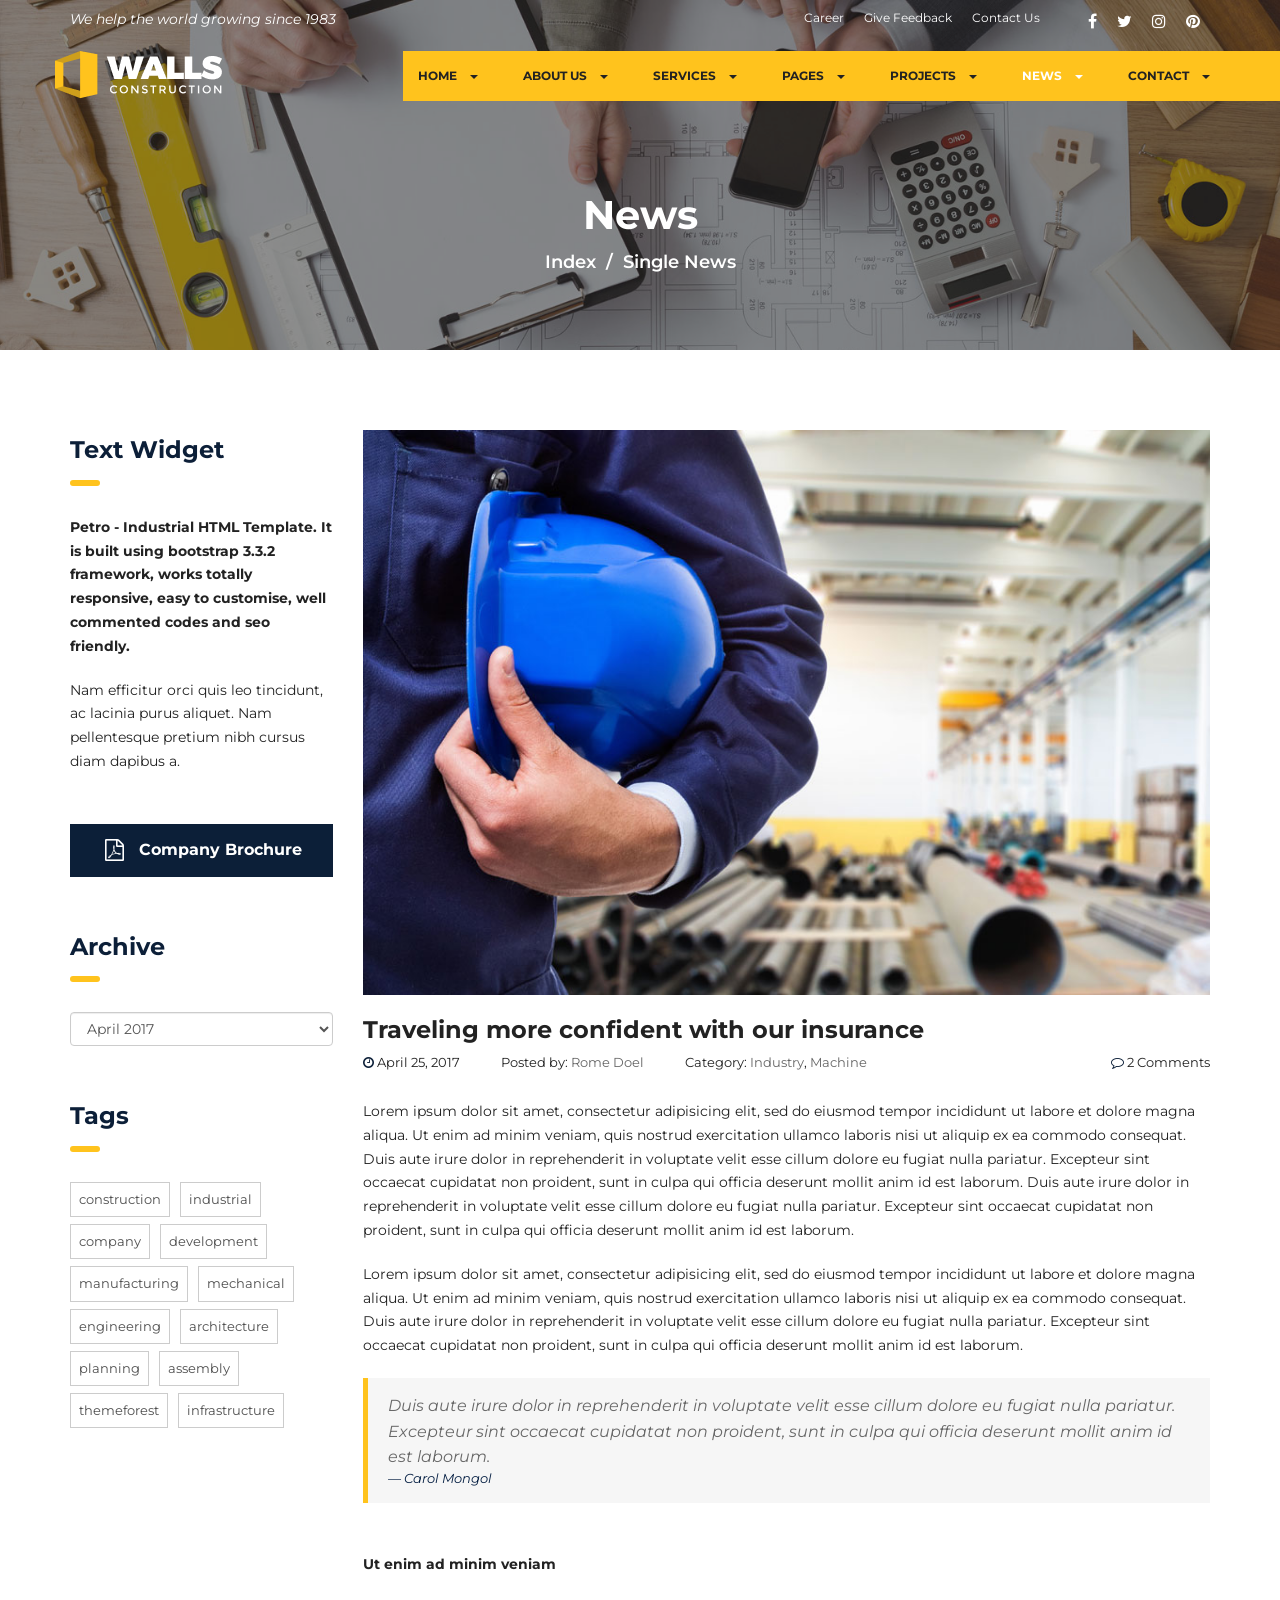
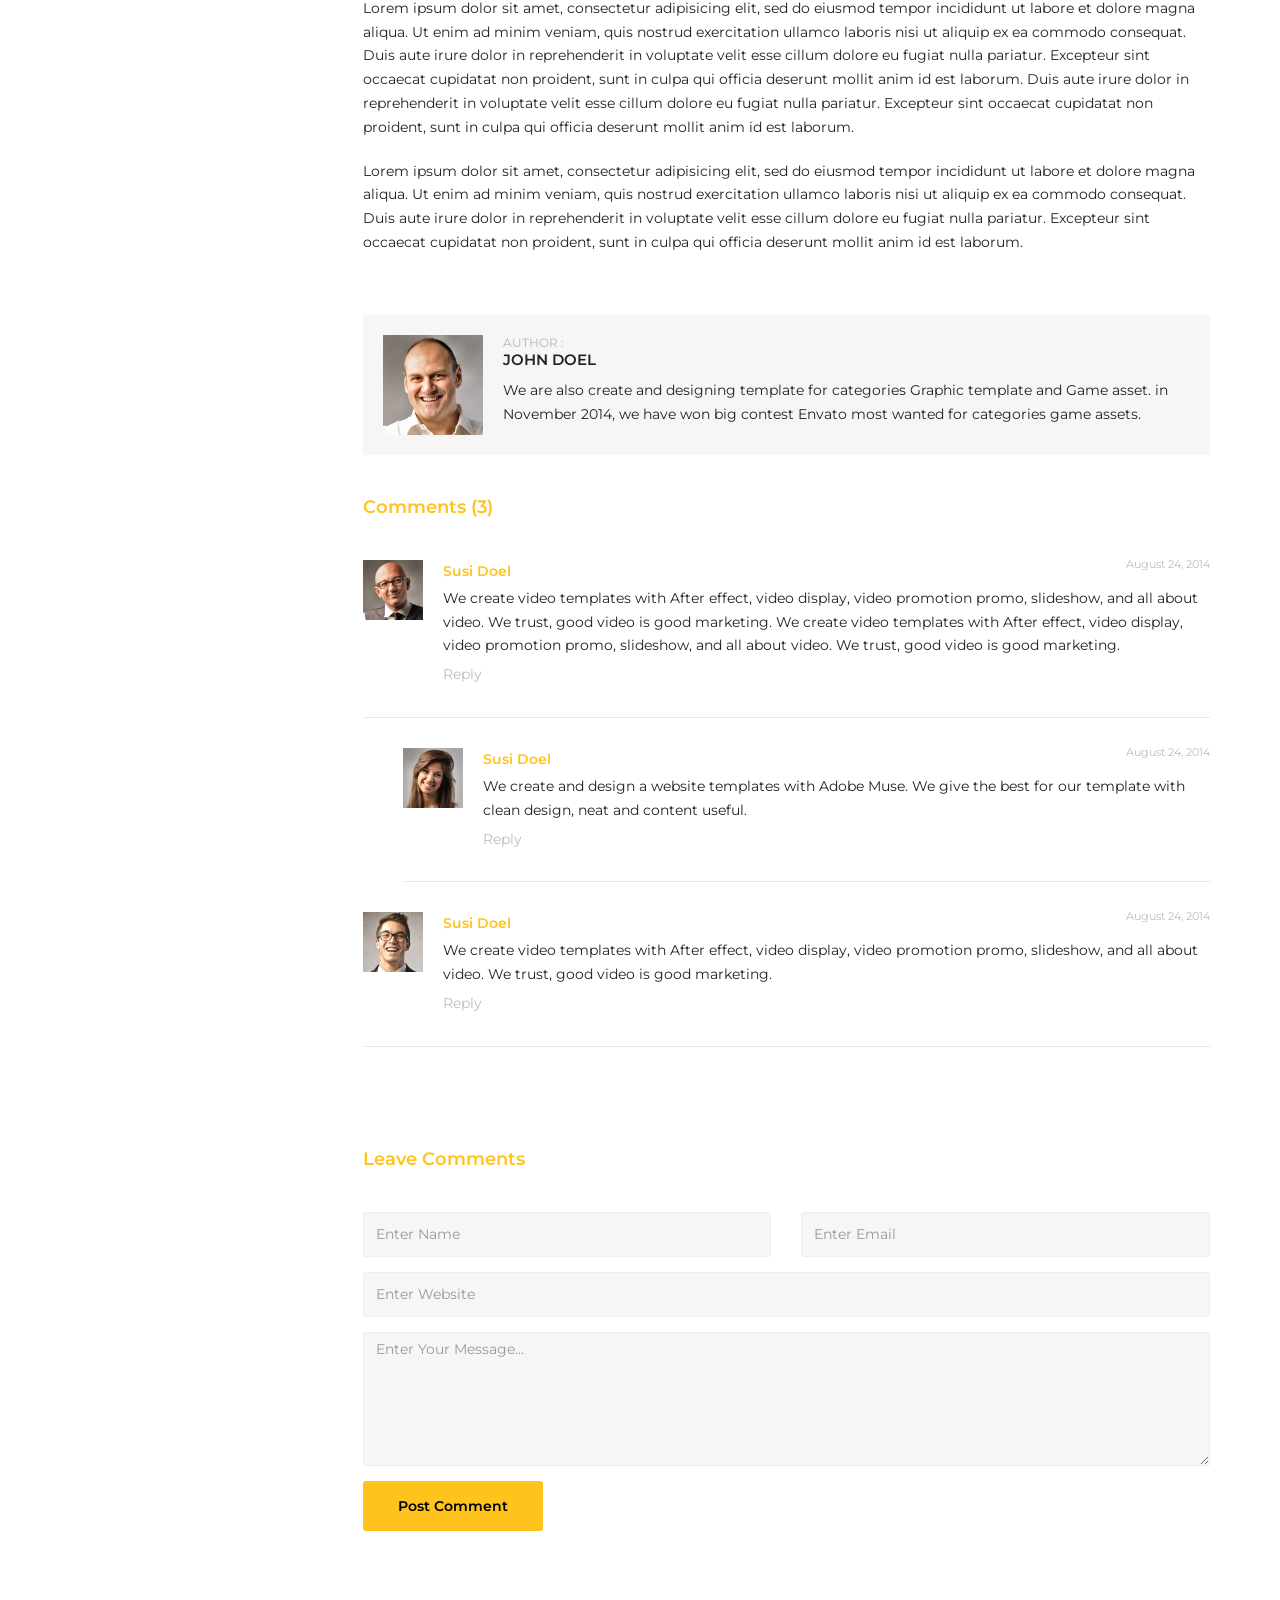
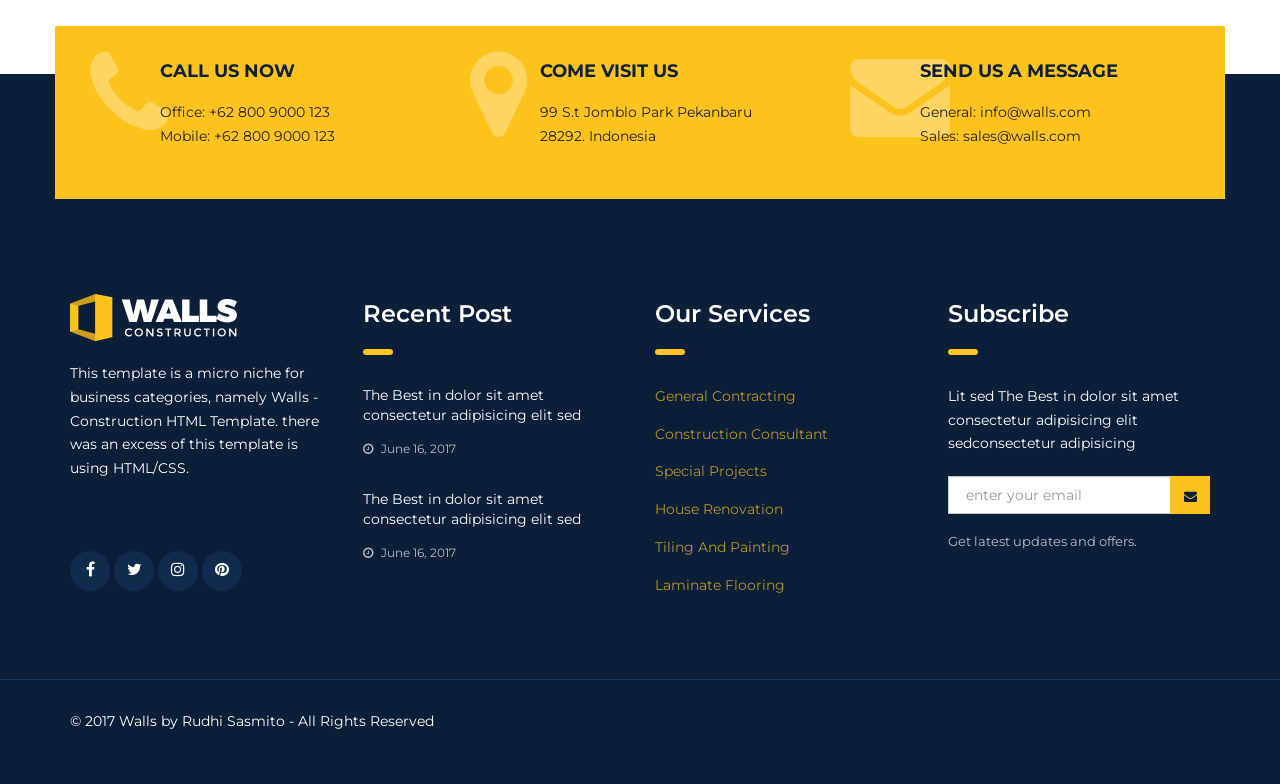
<file: news-detail.html>
<!DOCTYPE html>
<html lang="zxx">
  
<!-- Mirrored from html.rudhisasmito.com/walls/news-detail.html by HTTrack Website Copier/3.x [XR&CO'2014], Thu, 20 Jul 2023 13:41:54 GMT -->
<head>
    <!-- Basic Page Needs
    ================================================== -->
    <meta charset="utf-8">
    <!--[if IE]><meta http-equiv="x-ua-compatible" content="IE=9" /><![endif]-->
    <meta name="viewport" content="width=device-width, initial-scale=1">
    <title>Walls - Construction HTML Template</title>
    <meta name="description" content="Walls - Construction HTML Template. It is built using bootstrap 3.3.2 framework, works totally responsive, easy to customise, well commented codes and seo friendly.">
    <meta name="keywords" content="construction, industrial, development, manufacture, engineering, architecture, assembly, build, foundation, infrastructure">
    <meta name="author" content="rudhisasmito.com"> 
	
	<!-- ==============================================
	Favicons
	=============================================== -->
	<link rel="shortcut icon" href="images/favicon.ico">
	<link rel="apple-touch-icon" href="images/apple-touch-icon.png">
	<link rel="apple-touch-icon" sizes="72x72" href="images/apple-touch-icon-72x72.png">
	<link rel="apple-touch-icon" sizes="114x114" href="images/apple-touch-icon-114x114.png">
	
	<!-- ==============================================
	CSS VENDOR
	=============================================== -->
	<link rel="stylesheet" type="text/css" href="css/vendor/bootstrap.min.css" />
	<link rel="stylesheet" type="text/css" href="css/vendor/font-awesome.min.css">
	<link rel="stylesheet" type="text/css" href="css/vendor/owl.carousel.min.css">
	<link rel="stylesheet" type="text/css" href="css/vendor/owl.theme.default.min.css">
	<link rel="stylesheet" type="text/css" href="css/vendor/magnific-popup.css">
	
	<!-- ==============================================
	Custom Stylesheet
	=============================================== -->
	<link rel="stylesheet" type="text/css" href="css/style.css" />
	
    <script type="text/javascript" src="js/vendor/modernizr.min.js"></script>

</head>

<body>

	<!-- Load page -->
	<div class="animationload">
		<div class="loader"></div>
	</div>
	
	<!-- BACK TO TOP SECTION -->
	<a href="#0" class="cd-top cd-is-visible cd-fade-out">Top</a>

	<!-- HEADER -->
    <div class="header header-1">
    	<!-- TOPBAR -->
		<div class="topbar">
			<div class="container">
				<div class="row">
					<div class="col-sm-5 col-md-6">
						<div class="topbar-left">
							<div class="welcome-text">
							We help the world growing since 1983
							</div>
						</div>
					</div>
					<div class="col-sm-7 col-md-6">
						<div class="topbar-right">
							<ul class="topbar-menu">
								<li><a href="career.html" title="Career">Career</a></li>
								<li><a href="contact-feedback.html" title="Give Feedback">Give Feedback</a></li>
								<li><a href="Contact.html" title="Contact Us">Contact Us</a></li>
							</ul>
							<ul class="topbar-sosmed">
							<li>
								<a href="#"><i class="fa fa-facebook"></i></a>
							</li>
							<li>
								<a href="#"><i class="fa fa-twitter"></i></a>
							</li>
							<li>
								<a href="#"><i class="fa fa-instagram"></i></a>
							</li>
							<li>
								<a href="#"><i class="fa fa-pinterest"></i></a>
							</li>
							</ul>
						</div>
					</div>
				</div>
			</div>
		</div>

		<!-- NAVBAR SECTION -->
		<div class="navbar navbar-main">
		
			<div class="container container-nav">
				<div class="row">
						
					<div class="navbar-header">
						<button type="button" class="navbar-toggle" data-toggle="collapse" data-target=".navbar-collapse">
							<span class="icon-bar"></span>
							<span class="icon-bar"></span>
							<span class="icon-bar"></span>
						</button>
						
					</div>

					<a class="navbar-brand" href="index.html">
						<img src="images/logo.png" alt="" />
						<img src="images/logo-stiky.png" alt="" class="logo-stiky" />
					</a>

					<nav class="navbar-collapse collapse">
						<ul class="nav navbar-nav navbar-right">
							<li class="dropdown">
							  <a href="#" class="dropdown-toggle" data-toggle="dropdown" data-hover="dropdown" role="button" aria-haspopup="true" aria-expanded="false">HOME <span class="caret"></span></a>
							  <ul class="dropdown-menu">
								<li><a href="index.html">HOMEPAGE 1</a></li>
								<li><a href="index-2.html">HOMEPAGE 2</a></li>
								<li><a href="index-3.html">HOMEPAGE 3</a></li>
							  </ul>
							</li>
							<li class="dropdown">
							  <a href="#" class="dropdown-toggle" data-toggle="dropdown" data-hover="dropdown" role="button" aria-haspopup="true" aria-expanded="false">ABOUT US <span class="caret"></span></a>
							  <ul class="dropdown-menu">
								<li><a href="about-company.html">OUR COMPANY</a></li>
								<li><a href="about-history.html">COMPANY HISTORY</a></li>
								<li><a href="about-team.html">OUR TEAM</a></li>
								<li><a href="about-partners.html">OUR PARTNERS</a></li>
							  </ul>
							</li>
							<li class="dropdown">
							  <a href="#" class="dropdown-toggle" data-toggle="dropdown" data-hover="dropdown" role="button" aria-haspopup="true" aria-expanded="false">SERVICES <span class="caret"></span></a>
							  <ul class="dropdown-menu">
								<li><a href="services.html">GENERAL CONTRACTING</a></li>
								<li><a href="services-2.html">CONSTRUCTION CONSULTANT</a></li>
								<li><a href="services-2.html">DESIGN AND BUILD</a></li>
								<li><a href="services-2.html">HOUSE RENOVATIOn</a></li>
								<li><a href="services-2.html">TILING AND PAINTING</a></li>
								<li><a href="services-2.html">SPECIAL PROJECTS</a></li>
								<li><a href="services-detail.html">SERVICES DETAIL</a></li>
							  </ul>
							</li>
							<li class="dropdown">
							  <a href="#" class="dropdown-toggle" data-toggle="dropdown" data-hover="dropdown" role="button" aria-haspopup="true" aria-expanded="false">PAGES <span class="caret"></span></a>
							  <ul class="dropdown-menu">
								<li><a href="faq.html">FAQ</a></li>
								<li><a href="pricing-table.html">PRICING TABLE</a></li>
								<li><a href="404page.html">404 PAGE</a></li>
								<li><a href="career.html">CAREER</a></li>
							  </ul>
							</li>
							<li class="dropdown">
							  <a href="#" class="dropdown-toggle" data-toggle="dropdown" data-hover="dropdown" role="button" aria-haspopup="true" aria-expanded="false">PROJECTS <span class="caret"></span></a>
							  <ul class="dropdown-menu">
								<li><a href="project-grid.html">GRID LAYOUT</a></li>
								<li><a href="project-detail.html">SINGLE PROJECT</a></li>
							  </ul>
							</li>
							<li class="dropdown active">
							  <a href="#" class="dropdown-toggle" data-toggle="dropdown" data-hover="dropdown" role="button" aria-haspopup="true" aria-expanded="false">NEWS <span class="caret"></span></a>
							  <ul class="dropdown-menu">
								<li><a href="news-grid.html">GRID BAR</a></li>
								<li><a href="news-sidebar.html">SIDEBAR</a></li>
								<li><a href="news-detail.html">SINGLE NEWS</a></li>
							  </ul>
							</li>
							<li class="dropdown">
							  <a href="#" class="dropdown-toggle" data-toggle="dropdown" data-hover="dropdown" role="button" aria-haspopup="true" aria-expanded="false">CONTACT <span class="caret"></span></a>
							  <ul class="dropdown-menu">
								<li><a href="contact-2.html">CONTACT US</a></li>
								<li><a href="contact-quote.html">GET A QUOTE</a></li>
							  </ul>
							</li>

						</ul>

					</nav>
						
				</div>
			</div>
	    </div>

    </div>
 
	<!-- BANNER -->
	<div class="section banner-page">
		<div class="container">
			<div class="row">
				<div class="col-sm-12 col-md-12">
					<div class="title-page">News</div>
					<ol class="breadcrumb">
						<li><a href="index.html">Index</a></li>
						<li class="active">Single News</li>
					</ol>
				</div>
			</div>
		</div>
	</div>

	<!-- BLOG -->
	<div class="section why">
		<div class="container">
			<div class="row">
				<div class="col-sm-3 col-md-3">

					<div class="widget widget-text">
						<div class="widget-title">
							Text Widget
						</div>
						<p><strong>Petro - Industrial HTML Template. It is built using bootstrap 3.3.2 framework, works totally responsive, easy to customise, well commented codes and seo friendly.</strong></p>
						<p>Nam efficitur orci quis leo tincidunt, ac lacinia purus aliquet. Nam pellentesque pretium nibh cursus diam dapibus a.</p>
					</div> 

					<div class="widget download">
						<a href="#" class="btn btn-secondary btn-block btn-sidebar">
							<span class="fa  fa-file-pdf-o"></span> Company Brochure
						</a>
					</div>

					<div class="widget widget-archive">
						<div class="widget-title">
							Archive
						</div>
						<select class="form-control">
							<option>April 2017</option>
							<option>March 2017</option>
							<option>February 2017</option>
							<option>January 2017</option>
						</select>
					</div> 

					<div class="widget tags">
						<div class="widget-title">
							Tags
						</div>
						<div class="tagcloud">
							<a href="#" title="3 topics">construction</a>
							<a href="#" title="1 topic" >industrial</a>
							<a href="#" title="1 topic" >company</a>
							<a href="#" title="4 topics" >development</a>
							<a href="#" title="2 topics" >manufacturing</a>
							<a href="#" title="1 topic" >mechanical</a>
							<a href="#" title="2 topics" >engineering</a>
							<a href="#" title="1 topic" >architecture</a>
							<a href="#" title="2 topics" >planning</a>
							<a href="#" title="5 topics">assembly</a>
							<a href="#" title="2 topics">themeforest</a>
							<a href="#" title="1 topic" >infrastructure</a>
						</div>
					</div>
					

				</div>
				<div class="col-sm-9 col-md-9">
					<div class="single-news">
						<div class="image">
							<img src="images/blog-2.jpg" alt="" class="img-responsive"> 
						</div>
						<h2 class="blok-title">
							Traveling more confident with our insurance
						</h2>
						<div class="meta">
							<div class="meta-date"><i class="fa fa-clock-o"></i> April 25, 2017</div>
							<div class="meta-author"> Posted by: <a href="#">Rome Doel</a></div>
							<div class="meta-category"> Category: <a href="#">Industry</a>, <a href="#">Machine</a></div>
							<div class="meta-comment"><i class="fa fa-comment-o"></i> 2 Comments</div>
						</div>
						<p>Lorem ipsum dolor sit amet, consectetur adipisicing elit, sed do eiusmod tempor incididunt ut labore et dolore magna aliqua. Ut enim ad minim veniam, quis nostrud exercitation ullamco laboris nisi ut aliquip ex ea commodo consequat. Duis aute irure dolor in reprehenderit in voluptate velit esse cillum dolore eu fugiat nulla pariatur. Excepteur sint occaecat cupidatat non proident, sunt in culpa qui officia deserunt mollit anim id est laborum. Duis aute irure dolor in reprehenderit in voluptate velit esse cillum dolore eu fugiat nulla pariatur. Excepteur sint occaecat cupidatat non proident, sunt in culpa qui officia deserunt mollit anim id est laborum.</p>
						<p>Lorem ipsum dolor sit amet, consectetur adipisicing elit, sed do eiusmod tempor incididunt ut labore et dolore magna aliqua. Ut enim ad minim veniam, quis nostrud exercitation ullamco laboris nisi ut aliquip ex ea commodo consequat. Duis aute irure dolor in reprehenderit in voluptate velit esse cillum dolore eu fugiat nulla pariatur. Excepteur sint occaecat cupidatat non proident, sunt in culpa qui officia deserunt mollit anim id est laborum.</p>
						<blockquote>Duis aute irure dolor in reprehenderit in voluptate velit esse cillum dolore eu fugiat nulla pariatur. Excepteur sint occaecat cupidatat non proident, sunt in culpa qui officia deserunt mollit anim id est laborum.
						<footer>Carol Mongol</footer></blockquote>
						<div class="margin-bottom-50"></div>
						<p><strong>Ut enim ad minim veniam</strong></p>
						<p>Lorem ipsum dolor sit amet, consectetur adipisicing elit, sed do eiusmod tempor incididunt ut labore et dolore magna aliqua. Ut enim ad minim veniam, quis nostrud exercitation ullamco laboris nisi ut aliquip ex ea commodo consequat. Duis aute irure dolor in reprehenderit in voluptate velit esse cillum dolore eu fugiat nulla pariatur. Excepteur sint occaecat cupidatat non proident, sunt in culpa qui officia deserunt mollit anim id est laborum. Duis aute irure dolor in reprehenderit in voluptate velit esse cillum dolore eu fugiat nulla pariatur. Excepteur sint occaecat cupidatat non proident, sunt in culpa qui officia deserunt mollit anim id est laborum.</p>
						<p>Lorem ipsum dolor sit amet, consectetur adipisicing elit, sed do eiusmod tempor incididunt ut labore et dolore magna aliqua. Ut enim ad minim veniam, quis nostrud exercitation ullamco laboris nisi ut aliquip ex ea commodo consequat. Duis aute irure dolor in reprehenderit in voluptate velit esse cillum dolore eu fugiat nulla pariatur. Excepteur sint occaecat cupidatat non proident, sunt in culpa qui officia deserunt mollit anim id est laborum.</p>
					 </div>

					 <div class="author-box">
						<div class="media">
							<img src="images/testimony-thumb-4.jpg" alt="" class="img-responsive">
						</div>
						<div class="body">
                            <h4 class="media-heading"><span>Author :</span>John Doel</h4>
                            We are also create and designing template for categories Graphic template and Game asset. in November 2014, we have won big contest Envato most wanted for categories game assets.
                      </div>
                      <div class="clearfix"></div>
					</div>

					<div class="comments-box">
						<h4 class="title-heading">Comments <span>(3)</span></h4>
						
						<div class="media comment">
                            <div class="media-left">
                                <a href="#">
                                    <img class="media-object" alt="80x80" src="images/testimony-thumb-1.jpg">
                                </a>
                            </div>
                            <div class="media-body">
                                <h5 class="media-heading">Susi Doel<small class="date">August 24, 2014</small>
                                </h5>    
                                We create video templates with After effect, video display, video promotion promo, slideshow, and all about video. We trust, good video is good marketing. We create video templates with After effect, video display, video promotion promo, slideshow, and all about video. We trust, good video is good marketing.
                                <div class="reply">
                                	<a href="#">Reply</a>
                                </div>
                            </div>
                        </div>
						<div class="media reply-comment">
							<div class="media-left">
								<a href="#">
									<img class="media-object" alt="80x80" src="images/testimony-thumb-2.jpg">
								</a>
							</div>
							<div class="media-body">
								<h5 class="media-heading">Susi Doel<small class="date">August 24, 2014</small>
                                </h5>    
                                We create and design a website templates with Adobe Muse. We give the best for our template with clean design, neat and content useful.
                                <div class="reply">
                                	<a href="#">Reply</a>
                                </div>
							</div>
						</div>
						<div class="media comment">
                            <div class="media-left">
                                <a href="#">
                                    <img class="media-object" alt="80x80" src="images/testimony-thumb-3.jpg">
                                </a>
                            </div>
                            <div class="media-body">
                                <h5 class="media-heading">Susi Doel<small class="date">August 24, 2014</small>
                                </h5>    
                                We create video templates with After effect, video display, video promotion promo, slideshow, and all about video. We trust, good video is good marketing.
                                <div class="reply">
                                	<a href="#">Reply</a>
                                </div>
                            </div>
                        </div>
						
					</div>

					<div class="leave-comment-box">
						<h4 class="title-heading">Leave Comments</h4>
						<form action="#" class="form-comment">
							<div class="row">
								<div class="col-xs-12 col-md-6">
									<div class="form-group">
										<input type="text" id="name" name="name" value="" class="inputtext form-control" placeholder="Enter Name">
									</div>
								</div>
								<div class="col-xs-12 col-md-6">
									<div class="form-group">
										<input type="text" id="name" name="name" value="" class="inputtext form-control" placeholder="Enter Email">
									</div>
								</div>
								<div class="col-xs-12 col-md-12">
									<div class="form-group">
										<input type="text" id="name" name="name" value="" class="inputtext form-control" placeholder="Enter Website">
									</div>
								</div>
								<div class="col-xs-12 col-md-12">
									<div class="form-group">
										<textarea id="message" name="message" class="inputtext form-control" rows="6" placeholder="Enter Your Message..."></textarea>
									</div>
								</div>
								<div class="col-xs-12 col-md-12">
									<div class="form-group">
										<button id="send" type="submit" class="btn btn-primary">Post Comment</button>
									</div>
								</div>
							</div>
						</form>
				
					</div>

				</div>

			</div>
			
		</div>
	</div>	

<!-- INFO BOX -->
	<div class="section info overlap-bottom">
		<div class="container">
			<div class="row gutter-20">
				
				<div class="col-sm-4 col-md-4">
					<!-- BOX 1 -->
					<div class="box-icon-4">
						<div class="icon"><i class="fa fa-phone"></i></div>
						<div class="body-content">
							<div class="heading">CALL US NOW</div>
							Office: +62 800 9000 123 <br>
							Mobile: +62 800 9000 123
						</div>
					</div>
				</div>
				<div class="col-sm-4 col-md-4">
					<!-- BOX 2 -->
					<div class="box-icon-4">
						<div class="icon"><i class="fa fa-map-marker"></i></div>
						<div class="body-content">
							<div class="heading">COME VISIT US</div>
							99 S.t Jomblo Park Pekanbaru 28292. Indonesia
						</div>
					</div>
				</div>
				<div class="col-sm-4 col-md-4">
					<!-- BOX 3 -->
					<div class="box-icon-4">
						<div class="icon"><i class="fa fa-envelope"></i></div>
						<div class="body-content">
							<div class="heading">SEND US A MESSAGE</div>
							General: info@walls.com<br>
							Sales: sales@walls.com
						</div>
					</div>
				</div>
				
			</div>

		</div>
	</div>
	 
	<!-- FOOTER SECTION -->
	<div class="footer">
		
		<div class="container">
			
			<div class="row">
				<div class="col-sm-3 col-md-3">
					<div class="footer-item">
						<img src="images/logo.png" alt="logo bottom" class="logo-bottom">
						<p>This template is a micro niche for business categories, namely Walls - Construction HTML Template. there was an excess of this template is using HTML/CSS.</p>
						<div class="footer-sosmed">
							<a href="#" title="">
								<div class="item">
									<i class="fa fa-facebook"></i>
								</div>
							</a>
							<a href="#" title="">
								<div class="item">
									<i class="fa fa-twitter"></i>
								</div>
							</a>
							<a href="#" title="">
								<div class="item">
									<i class="fa fa-instagram"></i>
								</div>
							</a>
							<a href="#" title="">
								<div class="item">
									<i class="fa fa-pinterest"></i>
								</div>
							</a> 
						</div>
					</div>
				</div>
				<div class="col-sm-3 col-md-3">
					<div class="footer-item">
						<div class="footer-title">
							Recent Post
						</div>
						<ul class="recent-post">
							<li><a href="#" title="">The Best in dolor sit amet consectetur adipisicing elit sed</a>
							<span class="date"><i class="fa fa-clock-o"></i> June 16, 2017</span></li><li><a href="#" title="">The Best in dolor sit amet consectetur adipisicing elit sed</a>
							<span class="date"><i class="fa fa-clock-o"></i> June 16, 2017</span></li>
						</ul>
					</div>
				</div>
				<div class="col-sm-3 col-md-3">
					<div class="footer-item">
						<div class="footer-title">
							Our Services
						</div>
						<ul class="list">
							<li><a href="#" title="">General Contracting</a></li>
							<li><a href="#" title="">Construction Consultant</a></li>
							<li><a href="#" title="">Special Projects</a></li>
							<li><a href="#" title="">House Renovation</a></li>
							<li><a href="#" title="">Tiling And Painting</a></li>
							<li><a href="#" title="">Laminate Flooring</a></li>
						</ul>
					</div>
				</div>
				<div class="col-sm-3 col-md-3">
					<div class="footer-item">
						<div class="footer-title">
							Subscribe
						</div>
						<p>Lit sed The Best in dolor sit amet consectetur adipisicing elit sedconsectetur adipisicing</p>
						<form action="#" class="footer-subscribe">
			              <input type="email" name="EMAIL" class="form-control" placeholder="enter your email">
			              <input id="p_submit" type="submit" value="send">
			              <label for="p_submit"><i class="fa fa-envelope"></i></label>
			              <p>Get latest updates and offers.</p>
			            </form>
					</div>
				</div>
			</div>
		</div>
		
		<div class="fcopy">
			<div class="container">
				<div class="row">
					<div class="col-sm-12 col-md-12">
						<p class="ftex">&copy; 2017 Walls by Rudhi Sasmito - All Rights Reserved</p> 
					</div>
				</div>
			</div>
		</div>
		
	</div>
	
	<!-- JS VENDOR -->
	<script type="text/javascript" src="js/vendor/jquery.min.js"></script>
	<script type="text/javascript" src="js/vendor/bootstrap.min.js"></script>
	<script type="text/javascript" src="js/vendor/jquery.superslides.js"></script>
	<script type="text/javascript" src="js/vendor/owl.carousel.js"></script>
	<script type="text/javascript" src="js/vendor/bootstrap-hover-dropdown.min.js"></script>
	<script type="text/javascript" src="js/vendor/jquery.magnific-popup.min.js"></script>
	<script type="text/javascript" src="js/vendor/easings.js"></script>
	<script type="text/javascript" src="js/vendor/isotope.pkgd.min.js"></script>

	<!-- sendmail -->
	<script type="text/javascript" src="js/vendor/validator.min.js"></script>
	<script type="text/javascript" src="js/vendor/form-scripts.js"></script>
	
	<script type='text/javascript' src='https://maps.google.com/maps/api/js?sensor=false&amp;ver=4.1.5'></script>

	<script type="text/javascript" src="js/script.js"></script>

		
</body>

<!-- Mirrored from html.rudhisasmito.com/walls/news-detail.html by HTTrack Website Copier/3.x [XR&CO'2014], Thu, 20 Jul 2023 13:41:54 GMT -->
</html>
</file>
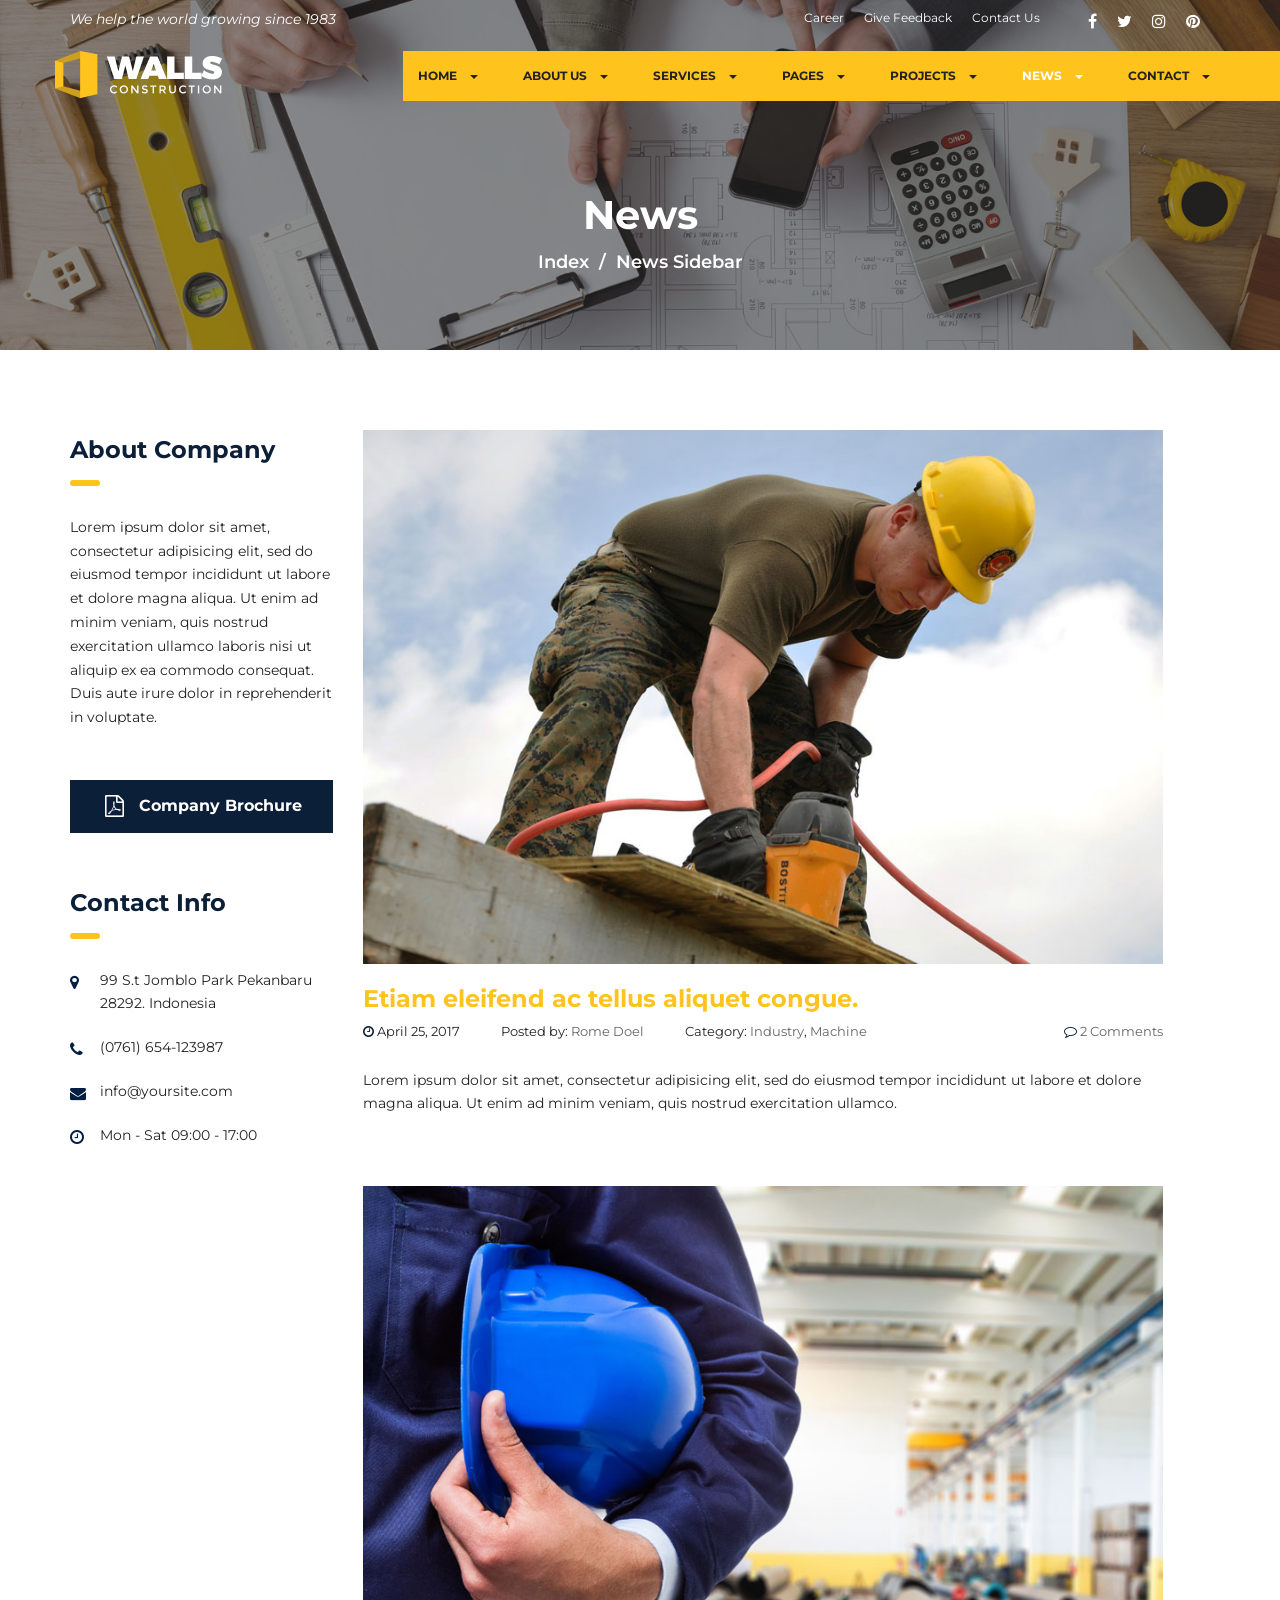
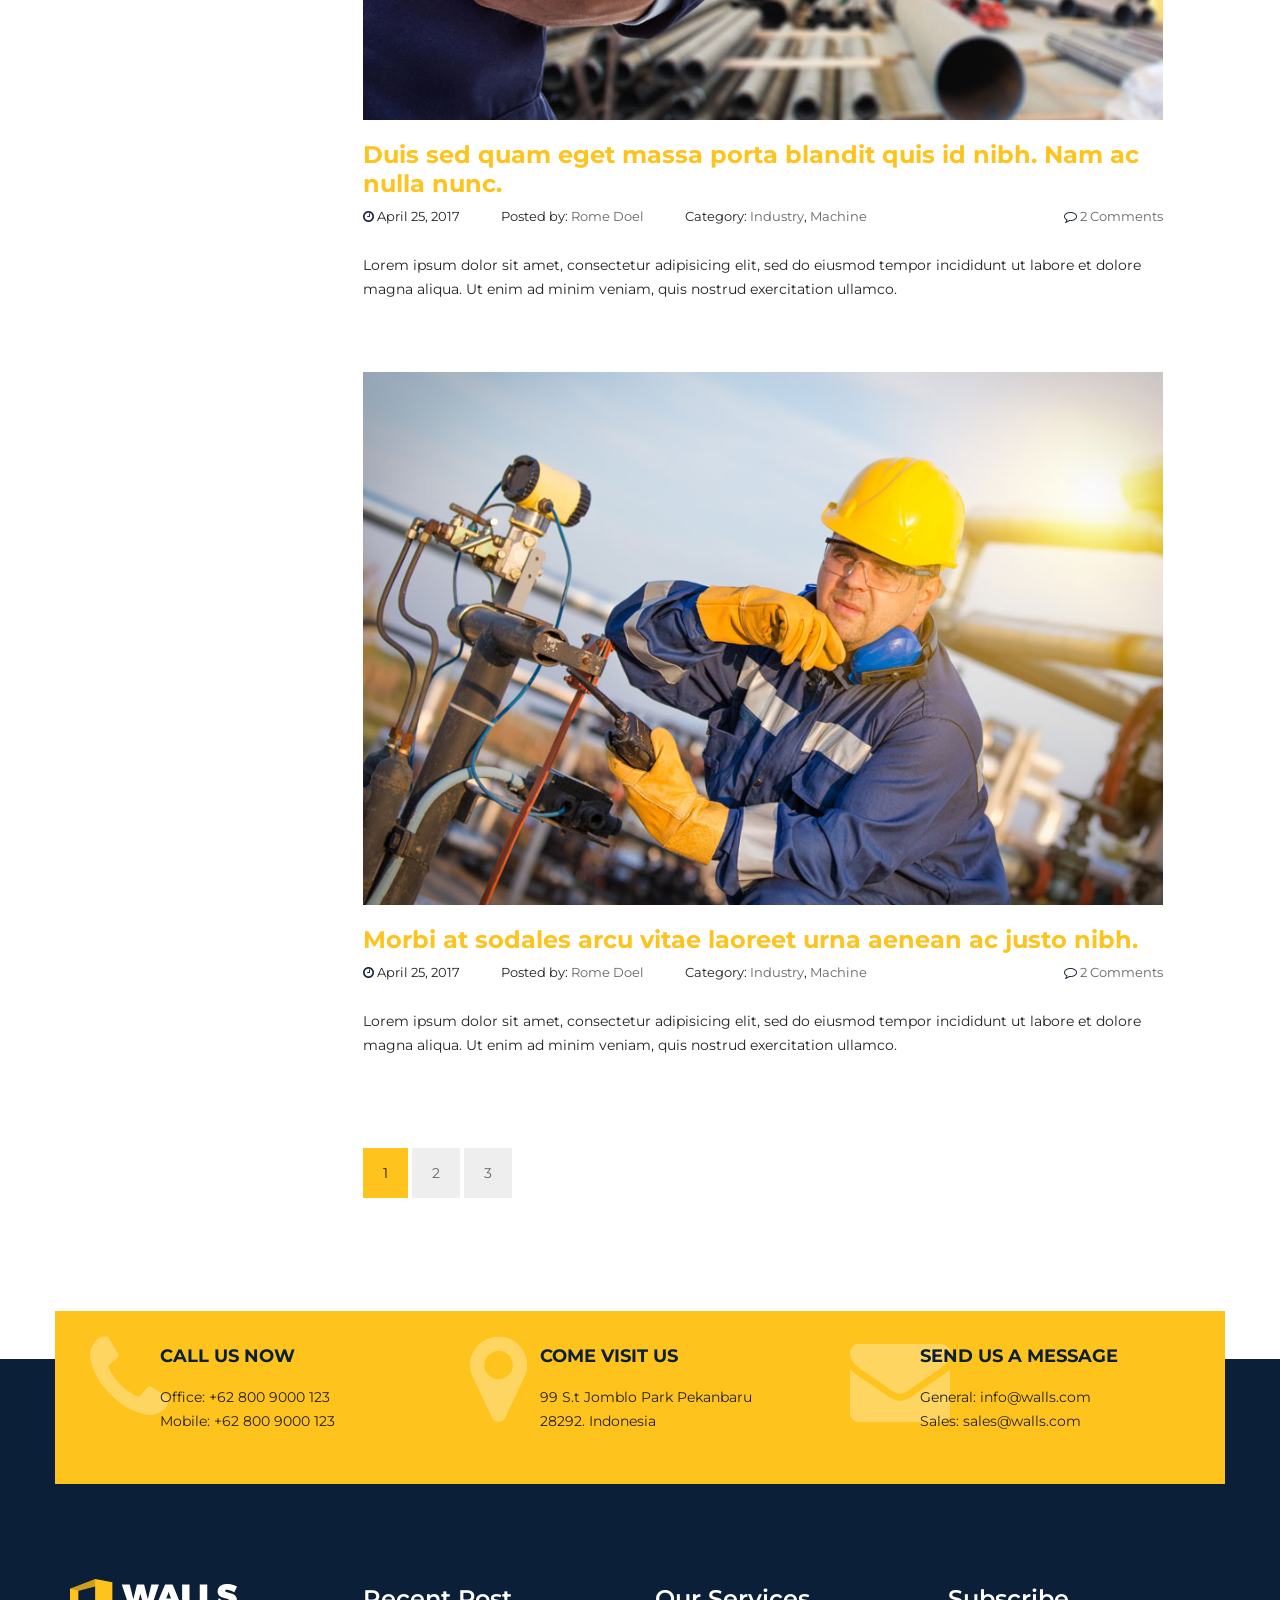
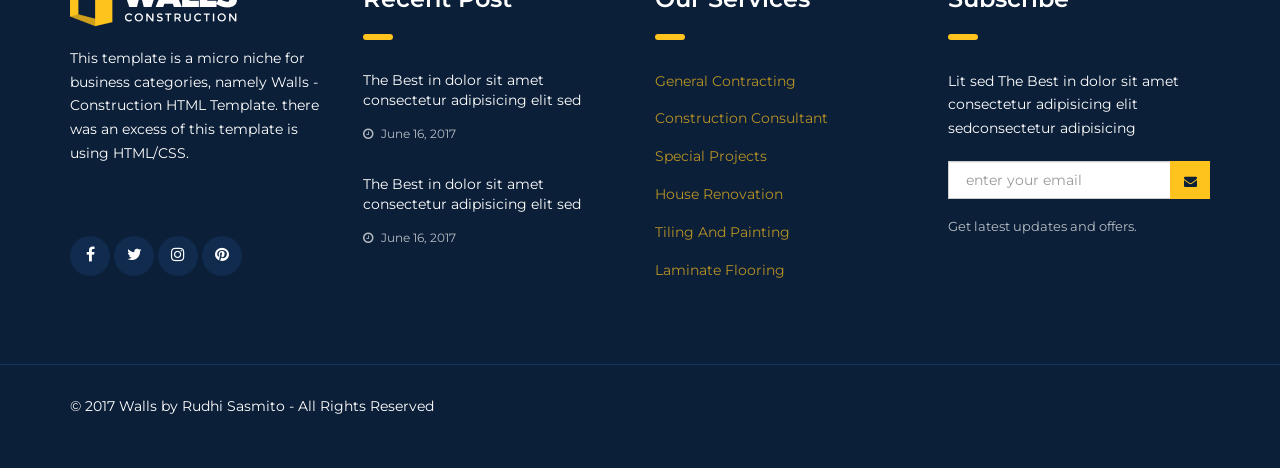
<file: news-sidebar.html>
<!DOCTYPE html>
<html lang="zxx">
  
<!-- Mirrored from html.rudhisasmito.com/walls/news-sidebar.html by HTTrack Website Copier/3.x [XR&CO'2014], Thu, 20 Jul 2023 13:41:54 GMT -->
<head>
    <!-- Basic Page Needs
    ================================================== -->
    <meta charset="utf-8">
    <!--[if IE]><meta http-equiv="x-ua-compatible" content="IE=9" /><![endif]-->
    <meta name="viewport" content="width=device-width, initial-scale=1">
    <title>Walls - Construction HTML Template</title>
    <meta name="description" content="Walls - Construction HTML Template. It is built using bootstrap 3.3.2 framework, works totally responsive, easy to customise, well commented codes and seo friendly.">
    <meta name="keywords" content="construction, industrial, development, manufacture, engineering, architecture, assembly, build, foundation, infrastructure">
    <meta name="author" content="rudhisasmito.com"> 
	
	<!-- ==============================================
	Favicons
	=============================================== -->
	<link rel="shortcut icon" href="images/favicon.ico">
	<link rel="apple-touch-icon" href="images/apple-touch-icon.png">
	<link rel="apple-touch-icon" sizes="72x72" href="images/apple-touch-icon-72x72.png">
	<link rel="apple-touch-icon" sizes="114x114" href="images/apple-touch-icon-114x114.png">
	
	<!-- ==============================================
	CSS VENDOR
	=============================================== -->
	<link rel="stylesheet" type="text/css" href="css/vendor/bootstrap.min.css" />
	<link rel="stylesheet" type="text/css" href="css/vendor/font-awesome.min.css">
	<link rel="stylesheet" type="text/css" href="css/vendor/owl.carousel.min.css">
	<link rel="stylesheet" type="text/css" href="css/vendor/owl.theme.default.min.css">
	<link rel="stylesheet" type="text/css" href="css/vendor/magnific-popup.css">
	
	<!-- ==============================================
	Custom Stylesheet
	=============================================== -->
	<link rel="stylesheet" type="text/css" href="css/style.css" />
	
    <script type="text/javascript" src="js/vendor/modernizr.min.js"></script>

</head>

<body>

	<!-- Load page -->
	<div class="animationload">
		<div class="loader"></div>
	</div>
	
	<!-- BACK TO TOP SECTION -->
	<a href="#0" class="cd-top cd-is-visible cd-fade-out">Top</a>

	<!-- HEADER -->
    <div class="header header-1">
    	<!-- TOPBAR -->
		<div class="topbar">
			<div class="container">
				<div class="row">
					<div class="col-sm-5 col-md-6">
						<div class="topbar-left">
							<div class="welcome-text">
							We help the world growing since 1983
							</div>
						</div>
					</div>
					<div class="col-sm-7 col-md-6">
						<div class="topbar-right">
							<ul class="topbar-menu">
								<li><a href="career.html" title="Career">Career</a></li>
								<li><a href="contact-feedback.html" title="Give Feedback">Give Feedback</a></li>
								<li><a href="Contact.html" title="Contact Us">Contact Us</a></li>
							</ul>
							<ul class="topbar-sosmed">
							<li>
								<a href="#"><i class="fa fa-facebook"></i></a>
							</li>
							<li>
								<a href="#"><i class="fa fa-twitter"></i></a>
							</li>
							<li>
								<a href="#"><i class="fa fa-instagram"></i></a>
							</li>
							<li>
								<a href="#"><i class="fa fa-pinterest"></i></a>
							</li>
							</ul>
						</div>
					</div>
				</div>
			</div>
		</div>

		<!-- NAVBAR SECTION -->
		<div class="navbar navbar-main">
		
			<div class="container container-nav">
				<div class="row">
						
					<div class="navbar-header">
						<button type="button" class="navbar-toggle" data-toggle="collapse" data-target=".navbar-collapse">
							<span class="icon-bar"></span>
							<span class="icon-bar"></span>
							<span class="icon-bar"></span>
						</button>
						
					</div>

					<a class="navbar-brand" href="index.html">
						<img src="images/logo.png" alt="" />
						<img src="images/logo-stiky.png" alt="" class="logo-stiky" />
					</a>

					<nav class="navbar-collapse collapse">
						<ul class="nav navbar-nav navbar-right">
							<li class="dropdown">
							  <a href="#" class="dropdown-toggle" data-toggle="dropdown" data-hover="dropdown" role="button" aria-haspopup="true" aria-expanded="false">HOME <span class="caret"></span></a>
							  <ul class="dropdown-menu">
								<li><a href="index.html">HOMEPAGE 1</a></li>
								<li><a href="index-2.html">HOMEPAGE 2</a></li>
								<li><a href="index-3.html">HOMEPAGE 3</a></li>
							  </ul>
							</li>
							<li class="dropdown">
							  <a href="#" class="dropdown-toggle" data-toggle="dropdown" data-hover="dropdown" role="button" aria-haspopup="true" aria-expanded="false">ABOUT US <span class="caret"></span></a>
							  <ul class="dropdown-menu">
								<li><a href="about-company.html">OUR COMPANY</a></li>
								<li><a href="about-history.html">COMPANY HISTORY</a></li>
								<li><a href="about-team.html">OUR TEAM</a></li>
								<li><a href="about-partners.html">OUR PARTNERS</a></li>
							  </ul>
							</li>
							<li class="dropdown">
							  <a href="#" class="dropdown-toggle" data-toggle="dropdown" data-hover="dropdown" role="button" aria-haspopup="true" aria-expanded="false">SERVICES <span class="caret"></span></a>
							  <ul class="dropdown-menu">
								<li><a href="services.html">GENERAL CONTRACTING</a></li>
								<li><a href="services-2.html">CONSTRUCTION CONSULTANT</a></li>
								<li><a href="services-2.html">DESIGN AND BUILD</a></li>
								<li><a href="services-2.html">HOUSE RENOVATIOn</a></li>
								<li><a href="services-2.html">TILING AND PAINTING</a></li>
								<li><a href="services-2.html">SPECIAL PROJECTS</a></li>
								<li><a href="services-detail.html">SERVICES DETAIL</a></li>
							  </ul>
							</li>
							<li class="dropdown">
							  <a href="#" class="dropdown-toggle" data-toggle="dropdown" data-hover="dropdown" role="button" aria-haspopup="true" aria-expanded="false">PAGES <span class="caret"></span></a>
							  <ul class="dropdown-menu">
								<li><a href="faq.html">FAQ</a></li>
								<li><a href="pricing-table.html">PRICING TABLE</a></li>
								<li><a href="404page.html">404 PAGE</a></li>
								<li><a href="career.html">CAREER</a></li>
							  </ul>
							</li>
							<li class="dropdown">
							  <a href="#" class="dropdown-toggle" data-toggle="dropdown" data-hover="dropdown" role="button" aria-haspopup="true" aria-expanded="false">PROJECTS <span class="caret"></span></a>
							  <ul class="dropdown-menu">
								<li><a href="project-grid.html">GRID LAYOUT</a></li>
								<li><a href="project-detail.html">SINGLE PROJECT</a></li>
							  </ul>
							</li>
							<li class="dropdown active">
							  <a href="#" class="dropdown-toggle" data-toggle="dropdown" data-hover="dropdown" role="button" aria-haspopup="true" aria-expanded="false">NEWS <span class="caret"></span></a>
							  <ul class="dropdown-menu">
								<li><a href="news-grid.html">GRID BAR</a></li>
								<li><a href="news-sidebar.html">SIDEBAR</a></li>
								<li><a href="news-detail.html">SINGLE NEWS</a></li>
							  </ul>
							</li>
							<li class="dropdown">
							  <a href="#" class="dropdown-toggle" data-toggle="dropdown" data-hover="dropdown" role="button" aria-haspopup="true" aria-expanded="false">CONTACT <span class="caret"></span></a>
							  <ul class="dropdown-menu">
								<li><a href="contact-2.html">CONTACT US</a></li>
								<li><a href="contact-quote.html">GET A QUOTE</a></li>
							  </ul>
							</li>

						</ul>

					</nav>
						
				</div>
			</div>
	    </div>

    </div>
 
	<!-- BANNER -->
	<div class="section banner-page">
		<div class="container">
			<div class="row">
				<div class="col-sm-12 col-md-12">
					<div class="title-page">News</div>
					<ol class="breadcrumb">
						<li><a href="index.html">Index</a></li>
						<li class="active">News Sidebar</li>
					</ol>
				</div>
			</div>
		</div>
	</div>

	<!-- BLOG -->
	<div class="section why">
		<div class="container">
			<div class="row">
				<div class="col-sm-3 col-md-3">
					<div class="widget text">
						<div class="widget-title">
							About Company
						</div>
						<p>Lorem ipsum dolor sit amet, consectetur adipisicing elit, sed do eiusmod tempor incididunt ut labore et dolore magna aliqua. Ut enim ad minim veniam, quis nostrud exercitation ullamco laboris nisi ut aliquip ex ea commodo consequat. Duis aute irure dolor in reprehenderit in voluptate.</p>
					</div>
					<div class="widget download">
						<a href="#" class="btn btn-secondary btn-block btn-sidebar"><span class="fa  fa-file-pdf-o"></span> Company Brochure</a>
					</div>
					<div class="widget contact-info-sidebar">
						<div class="widget-title">
							Contact Info
						</div>
						<ul class="list-info">
							<li>
								<div class="info-icon">
									<span class="fa fa-map-marker"></span>
								</div>
								<div class="info-text">99 S.t Jomblo Park Pekanbaru 28292. Indonesia</div> </li>
							<li>
								<div class="info-icon">
									<span class="fa fa-phone"></span>
								</div>
								<div class="info-text">(0761) 654-123987</div>
							</li>
							<li>
								<div class="info-icon">
									<span class="fa fa-envelope"></span>
								</div>
								<div class="info-text">info@yoursite.com</div>
							</li>
							<li>
								<div class="info-icon">
									<span class="fa fa-clock-o"></span>
								</div>
								<div class="info-text">Mon - Sat 09:00 - 17:00</div>
							</li>
						</ul>
					</div> 

				</div>
				<div class="col-sm-9 col-md-9">
					<div class="row list-news">
						<div class="news-item">
							<div class="image">
								<a href="news-detail.html" title="House Insurance">
									<img src="images/blog-1.jpg" alt="" class="img-responsive">
								</a>
							</div>
							<h2 class="blok-title">
								<a href="news-detail.html" title="House Insurance">Etiam eleifend ac tellus aliquet congue.</a>
							</h2>
							<div class="meta">
								<div class="meta-date"><i class="fa fa-clock-o"></i> April 25, 2017</div>
								<div class="meta-author"> Posted by: <a href="#">Rome Doel</a></div>
								<div class="meta-category"> Category: <a href="#">Industry</a>, <a href="#">Machine</a></div>
								<div class="meta-comment"><i class="fa fa-comment-o"></i> <a href="#">2 Comments</a></div>
							</div>
							<p>Lorem ipsum dolor sit amet, consectetur adipisicing elit, sed do eiusmod tempor incididunt ut labore et dolore magna aliqua. Ut enim ad minim veniam, quis nostrud exercitation ullamco.</p>
						</div>
						<div class="news-item">
							<div class="image">
								<a href="news-detail.html" title="Industrial">
									<img src="images/blog-2.jpg" alt="" class="img-responsive">
								</a>
							</div>
							<h2 class="blok-title">
								<a href="news-detail.html" title="Industrial">Duis sed quam eget massa porta blandit quis id nibh. Nam ac nulla nunc.</a>
							</h2>
							<div class="meta">
								<div class="meta-date"><i class="fa fa-clock-o"></i> April 25, 2017</div>
								<div class="meta-author"> Posted by: <a href="#">Rome Doel</a></div>
								<div class="meta-category"> Category: <a href="#">Industry</a>, <a href="#">Machine</a></div>
								<div class="meta-comment"><i class="fa fa-comment-o"></i> <a href="#">2 Comments</a></div>
							</div>
							<p>Lorem ipsum dolor sit amet, consectetur adipisicing elit, sed do eiusmod tempor incididunt ut labore et dolore magna aliqua. Ut enim ad minim veniam, quis nostrud exercitation ullamco.</p>
						</div>
						<div class="news-item">
							<div class="image">
								<a href="news-detail.html" title="Industrial">
									<img src="images/blog-3.jpg" alt="" class="img-responsive">
								</a>
							</div>
							
							<h2 class="blok-title">
								<a href="news-detail.html" title="Industrial">Morbi at sodales arcu vitae laoreet urna aenean ac justo nibh.</a>
							</h2>
							<div class="meta">
								<div class="meta-date"><i class="fa fa-clock-o"></i> April 25, 2017</div>
								<div class="meta-author"> Posted by: <a href="#">Rome Doel</a></div>
								<div class="meta-category"> Category: <a href="#">Industry</a>, <a href="#">Machine</a></div>
								<div class="meta-comment"><i class="fa fa-comment-o"></i> <a href="#">2 Comments</a></div>
							</div>
							<p>Lorem ipsum dolor sit amet, consectetur adipisicing elit, sed do eiusmod tempor incididunt ut labore et dolore magna aliqua. Ut enim ad minim veniam, quis nostrud exercitation ullamco.</p>
						</div>

					</div>
					<div class="row">
						<div class="col-sm-12 col-md-12">
							<ul class="pagination">
								<li class="active"><a href="#">1</a></li>
								<li><a href="#">2</a></li>
								<li><a href="#">3</a></li>
							</ul>
						</div>
					</div>
				</div>

			</div>

		</div>
	</div>	

<!-- INFO BOX -->
	<div class="section info overlap-bottom">
		<div class="container">
			<div class="row gutter-20">
				
				<div class="col-sm-4 col-md-4">
					<!-- BOX 1 -->
					<div class="box-icon-4">
						<div class="icon"><i class="fa fa-phone"></i></div>
						<div class="body-content">
							<div class="heading">CALL US NOW</div>
							Office: +62 800 9000 123 <br>
							Mobile: +62 800 9000 123
						</div>
					</div>
				</div>
				<div class="col-sm-4 col-md-4">
					<!-- BOX 2 -->
					<div class="box-icon-4">
						<div class="icon"><i class="fa fa-map-marker"></i></div>
						<div class="body-content">
							<div class="heading">COME VISIT US</div>
							99 S.t Jomblo Park Pekanbaru 28292. Indonesia
						</div>
					</div>
				</div>
				<div class="col-sm-4 col-md-4">
					<!-- BOX 3 -->
					<div class="box-icon-4">
						<div class="icon"><i class="fa fa-envelope"></i></div>
						<div class="body-content">
							<div class="heading">SEND US A MESSAGE</div>
							General: info@walls.com<br>
							Sales: sales@walls.com
						</div>
					</div>
				</div>
				
			</div>

		</div>
	</div>
	 
	<!-- FOOTER SECTION -->
	<div class="footer">
		
		<div class="container">
			
			<div class="row">
				<div class="col-sm-3 col-md-3">
					<div class="footer-item">
						<img src="images/logo.png" alt="logo bottom" class="logo-bottom">
						<p>This template is a micro niche for business categories, namely Walls - Construction HTML Template. there was an excess of this template is using HTML/CSS.</p>
						<div class="footer-sosmed">
							<a href="#" title="">
								<div class="item">
									<i class="fa fa-facebook"></i>
								</div>
							</a>
							<a href="#" title="">
								<div class="item">
									<i class="fa fa-twitter"></i>
								</div>
							</a>
							<a href="#" title="">
								<div class="item">
									<i class="fa fa-instagram"></i>
								</div>
							</a>
							<a href="#" title="">
								<div class="item">
									<i class="fa fa-pinterest"></i>
								</div>
							</a> 
						</div>
					</div>
				</div>
				<div class="col-sm-3 col-md-3">
					<div class="footer-item">
						<div class="footer-title">
							Recent Post
						</div>
						<ul class="recent-post">
							<li><a href="#" title="">The Best in dolor sit amet consectetur adipisicing elit sed</a>
							<span class="date"><i class="fa fa-clock-o"></i> June 16, 2017</span></li><li><a href="#" title="">The Best in dolor sit amet consectetur adipisicing elit sed</a>
							<span class="date"><i class="fa fa-clock-o"></i> June 16, 2017</span></li>
						</ul>
					</div>
				</div>
				<div class="col-sm-3 col-md-3">
					<div class="footer-item">
						<div class="footer-title">
							Our Services
						</div>
						<ul class="list">
							<li><a href="#" title="">General Contracting</a></li>
							<li><a href="#" title="">Construction Consultant</a></li>
							<li><a href="#" title="">Special Projects</a></li>
							<li><a href="#" title="">House Renovation</a></li>
							<li><a href="#" title="">Tiling And Painting</a></li>
							<li><a href="#" title="">Laminate Flooring</a></li>
						</ul>
					</div>
				</div>
				<div class="col-sm-3 col-md-3">
					<div class="footer-item">
						<div class="footer-title">
							Subscribe
						</div>
						<p>Lit sed The Best in dolor sit amet consectetur adipisicing elit sedconsectetur adipisicing</p>
						<form action="#" class="footer-subscribe">
			              <input type="email" name="EMAIL" class="form-control" placeholder="enter your email">
			              <input id="p_submit" type="submit" value="send">
			              <label for="p_submit"><i class="fa fa-envelope"></i></label>
			              <p>Get latest updates and offers.</p>
			            </form>
					</div>
				</div>
			</div>
		</div>
		
		<div class="fcopy">
			<div class="container">
				<div class="row">
					<div class="col-sm-12 col-md-12">
						<p class="ftex">&copy; 2017 Walls by Rudhi Sasmito - All Rights Reserved</p> 
					</div>
				</div>
			</div>
		</div>
		
	</div>
	
	<!-- JS VENDOR -->
	<script type="text/javascript" src="js/vendor/jquery.min.js"></script>
	<script type="text/javascript" src="js/vendor/bootstrap.min.js"></script>
	<script type="text/javascript" src="js/vendor/jquery.superslides.js"></script>
	<script type="text/javascript" src="js/vendor/owl.carousel.js"></script>
	<script type="text/javascript" src="js/vendor/bootstrap-hover-dropdown.min.js"></script>
	<script type="text/javascript" src="js/vendor/jquery.magnific-popup.min.js"></script>
	<script type="text/javascript" src="js/vendor/easings.js"></script>
	<script type="text/javascript" src="js/vendor/isotope.pkgd.min.js"></script>

	<!-- sendmail -->
	<script type="text/javascript" src="js/vendor/validator.min.js"></script>
	<script type="text/javascript" src="js/vendor/form-scripts.js"></script>
	
	<script type='text/javascript' src='https://maps.google.com/maps/api/js?sensor=false&amp;ver=4.1.5'></script>

	<script type="text/javascript" src="js/script.js"></script>

		
</body>

<!-- Mirrored from html.rudhisasmito.com/walls/news-sidebar.html by HTTrack Website Copier/3.x [XR&CO'2014], Thu, 20 Jul 2023 13:41:54 GMT -->
</html>
</file>
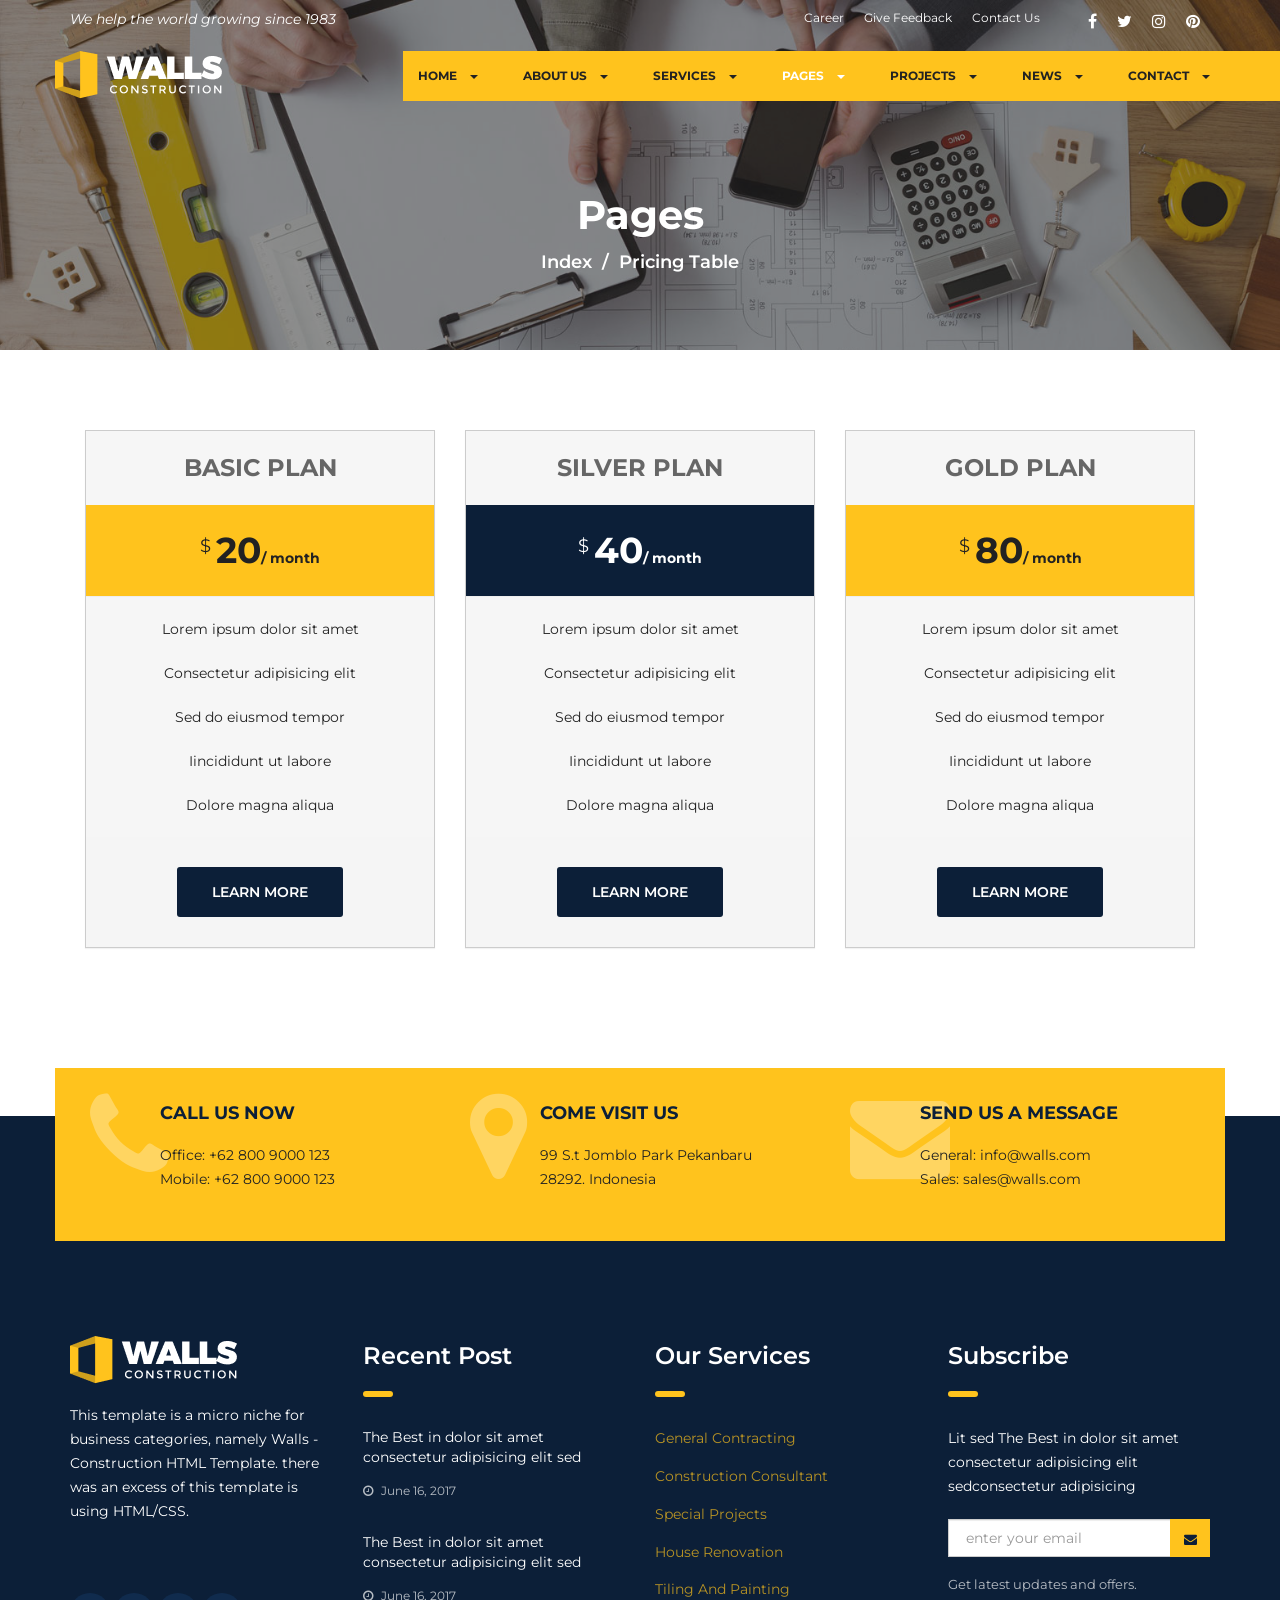
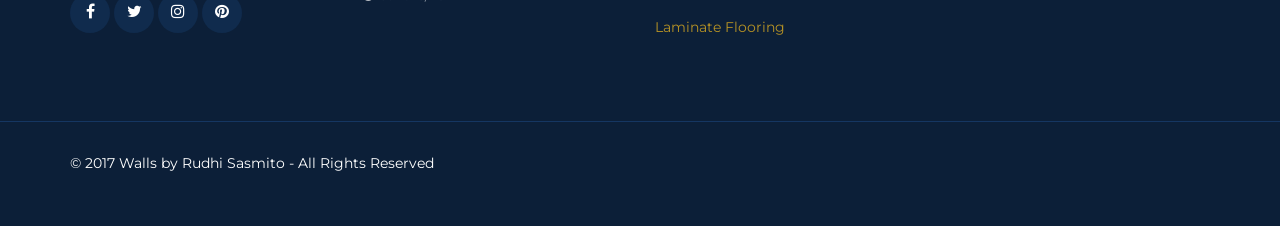
<file: pricing-table.html>
<!DOCTYPE html>
<html lang="zxx">
  
<!-- Mirrored from html.rudhisasmito.com/walls/pricing-table.html by HTTrack Website Copier/3.x [XR&CO'2014], Thu, 20 Jul 2023 13:41:39 GMT -->
<head>
    <!-- Basic Page Needs
    ================================================== -->
    <meta charset="utf-8">
    <!--[if IE]><meta http-equiv="x-ua-compatible" content="IE=9" /><![endif]-->
    <meta name="viewport" content="width=device-width, initial-scale=1">
    <title>Walls - Construction HTML Template</title>
    <meta name="description" content="Walls - Construction HTML Template. It is built using bootstrap 3.3.2 framework, works totally responsive, easy to customise, well commented codes and seo friendly.">
    <meta name="keywords" content="construction, industrial, development, manufacture, engineering, architecture, assembly, build, foundation, infrastructure">
    <meta name="author" content="rudhisasmito.com"> 
	
	<!-- ==============================================
	Favicons
	=============================================== -->
	<link rel="shortcut icon" href="images/favicon.ico">
	<link rel="apple-touch-icon" href="images/apple-touch-icon.png">
	<link rel="apple-touch-icon" sizes="72x72" href="images/apple-touch-icon-72x72.png">
	<link rel="apple-touch-icon" sizes="114x114" href="images/apple-touch-icon-114x114.png">
	
	<!-- ==============================================
	CSS VENDOR
	=============================================== -->
	<link rel="stylesheet" type="text/css" href="css/vendor/bootstrap.min.css" />
	<link rel="stylesheet" type="text/css" href="css/vendor/font-awesome.min.css">
	<link rel="stylesheet" type="text/css" href="css/vendor/owl.carousel.min.css">
	<link rel="stylesheet" type="text/css" href="css/vendor/owl.theme.default.min.css">
	<link rel="stylesheet" type="text/css" href="css/vendor/magnific-popup.css">
	
	<!-- ==============================================
	Custom Stylesheet
	=============================================== -->
	<link rel="stylesheet" type="text/css" href="css/style.css" />
	
    <script type="text/javascript" src="js/vendor/modernizr.min.js"></script>

</head>

<body>

	<!-- Load page -->
	<div class="animationload">
		<div class="loader"></div>
	</div>
	
	<!-- BACK TO TOP SECTION -->
	<a href="#0" class="cd-top cd-is-visible cd-fade-out">Top</a>

	<!-- HEADER -->
    <div class="header header-1">
    	<!-- TOPBAR -->
		<div class="topbar">
			<div class="container">
				<div class="row">
					<div class="col-sm-5 col-md-6">
						<div class="topbar-left">
							<div class="welcome-text">
							We help the world growing since 1983
							</div>
						</div>
					</div>
					<div class="col-sm-7 col-md-6">
						<div class="topbar-right">
							<ul class="topbar-menu">
								<li><a href="career.html" title="Career">Career</a></li>
								<li><a href="contact-feedback.html" title="Give Feedback">Give Feedback</a></li>
								<li><a href="Contact.html" title="Contact Us">Contact Us</a></li>
							</ul>
							<ul class="topbar-sosmed">
							<li>
								<a href="#"><i class="fa fa-facebook"></i></a>
							</li>
							<li>
								<a href="#"><i class="fa fa-twitter"></i></a>
							</li>
							<li>
								<a href="#"><i class="fa fa-instagram"></i></a>
							</li>
							<li>
								<a href="#"><i class="fa fa-pinterest"></i></a>
							</li>
							</ul>
						</div>
					</div>
				</div>
			</div>
		</div>

		<!-- NAVBAR SECTION -->
		<div class="navbar navbar-main">
		
			<div class="container container-nav">
				<div class="row">
						
					<div class="navbar-header">
						<button type="button" class="navbar-toggle" data-toggle="collapse" data-target=".navbar-collapse">
							<span class="icon-bar"></span>
							<span class="icon-bar"></span>
							<span class="icon-bar"></span>
						</button>
						
					</div>

					<a class="navbar-brand" href="index.html">
						<img src="images/logo.png" alt="" />
						<img src="images/logo-stiky.png" alt="" class="logo-stiky" />
					</a>

					<nav class="navbar-collapse collapse">
						<ul class="nav navbar-nav navbar-right">
							<li class="dropdown">
							  <a href="#" class="dropdown-toggle" data-toggle="dropdown" data-hover="dropdown" role="button" aria-haspopup="true" aria-expanded="false">HOME <span class="caret"></span></a>
							  <ul class="dropdown-menu">
								<li><a href="index.html">HOMEPAGE 1</a></li>
								<li><a href="index-2.html">HOMEPAGE 2</a></li>
								<li><a href="index-3.html">HOMEPAGE 3</a></li>
							  </ul>
							</li>
							<li class="dropdown">
							  <a href="#" class="dropdown-toggle" data-toggle="dropdown" data-hover="dropdown" role="button" aria-haspopup="true" aria-expanded="false">ABOUT US <span class="caret"></span></a>
							  <ul class="dropdown-menu">
								<li><a href="about-company.html">OUR COMPANY</a></li>
								<li><a href="about-history.html">COMPANY HISTORY</a></li>
								<li><a href="about-team.html">OUR TEAM</a></li>
								<li><a href="about-partners.html">OUR PARTNERS</a></li>
							  </ul>
							</li>
							<li class="dropdown">
							  <a href="#" class="dropdown-toggle" data-toggle="dropdown" data-hover="dropdown" role="button" aria-haspopup="true" aria-expanded="false">SERVICES <span class="caret"></span></a>
							  <ul class="dropdown-menu">
								<li><a href="services.html">GENERAL CONTRACTING</a></li>
								<li><a href="services-2.html">CONSTRUCTION CONSULTANT</a></li>
								<li><a href="services-2.html">DESIGN AND BUILD</a></li>
								<li><a href="services-2.html">HOUSE RENOVATIOn</a></li>
								<li><a href="services-2.html">TILING AND PAINTING</a></li>
								<li><a href="services-2.html">SPECIAL PROJECTS</a></li>
								<li><a href="services-detail.html">SERVICES DETAIL</a></li>
							  </ul>
							</li>
							<li class="dropdown active">
							  <a href="#" class="dropdown-toggle" data-toggle="dropdown" data-hover="dropdown" role="button" aria-haspopup="true" aria-expanded="false">PAGES <span class="caret"></span></a>
							  <ul class="dropdown-menu">
								<li><a href="faq.html">FAQ</a></li>
								<li><a href="pricing-table.html">PRICING TABLE</a></li>
								<li><a href="404page.html">404 PAGE</a></li>
								<li><a href="career.html">CAREER</a></li>
							  </ul>
							</li>
							<li class="dropdown">
							  <a href="#" class="dropdown-toggle" data-toggle="dropdown" data-hover="dropdown" role="button" aria-haspopup="true" aria-expanded="false">PROJECTS <span class="caret"></span></a>
							  <ul class="dropdown-menu">
								<li><a href="project-grid.html">GRID LAYOUT</a></li>
								<li><a href="project-detail.html">SINGLE PROJECT</a></li>
							  </ul>
							</li>
							<li class="dropdown">
							  <a href="#" class="dropdown-toggle" data-toggle="dropdown" data-hover="dropdown" role="button" aria-haspopup="true" aria-expanded="false">NEWS <span class="caret"></span></a>
							  <ul class="dropdown-menu">
								<li><a href="news-grid.html">GRID BAR</a></li>
								<li><a href="news-sidebar.html">SIDEBAR</a></li>
								<li><a href="news-detail.html">SINGLE NEWS</a></li>
							  </ul>
							</li>
							<li class="dropdown">
							  <a href="#" class="dropdown-toggle" data-toggle="dropdown" data-hover="dropdown" role="button" aria-haspopup="true" aria-expanded="false">CONTACT <span class="caret"></span></a>
							  <ul class="dropdown-menu">
								<li><a href="contact-2.html">CONTACT US</a></li>
								<li><a href="contact-quote.html">GET A QUOTE</a></li>
							  </ul>
							</li>

						</ul>

					</nav>
						
				</div>
			</div>
	    </div>

    </div>
 
	<!-- BANNER -->
	<div class="section banner-page">
		<div class="container">
			<div class="row">
				<div class="col-sm-12 col-md-12">
					<div class="title-page">Pages</div>
					<ol class="breadcrumb">
						<li><a href="index.html">Index</a></li>
						<li class="active">Pricing Table</li>
					</ol>
				</div>
			</div>
		</div>
	</div>

	<!-- Pages -->
	<div class="section">
		<div class="container">
			<div class="row">
				<div class="col-sm-12 col-md-12">
					<div class="col-sm-4 col-md-4">
						<!-- ITEM 1 -->
						<div class="panel panel-pricing">
							<header class="panel-heading">
								<h3>BASIC PLAN</h3>
								<div class="price">
									<sup>$</sup>20<small>/ month</small>
								</div>
							</header>
							<div class="panel-body">
								<table class="table">
									<tbody>
										<tr><td>Lorem ipsum dolor sit amet</td></tr>
										<tr><td>Consectetur adipisicing elit</td></tr>
										<tr><td>Sed do eiusmod tempor</td></tr>
										<tr><td>Iincididunt ut labore</td></tr>
										<tr><td>Dolore magna aliqua</td></tr>
									</tbody>
								</table>
							</div>
							<div class="panel-footer">
								<a href="#" class="btn btn-secondary">LEARN MORE</a>
							</div>
						</div>
					</div>
					<div class="col-sm-4 col-md-4">
						<!-- ITEM 2 -->
						<div class="panel panel-pricing best">
							<header class="panel-heading">
								<h3>SILVER PLAN</h3>
								<div class="price">
									<sup>$</sup>40<small>/ month</small>
								</div>
							</header>
							<div class="panel-body">
								<table class="table">
									<tbody>
										<tr><td>Lorem ipsum dolor sit amet</td></tr>
										<tr><td>Consectetur adipisicing elit</td></tr>
										<tr><td>Sed do eiusmod tempor</td></tr>
										<tr><td>Iincididunt ut labore</td></tr>
										<tr><td>Dolore magna aliqua</td></tr>
									</tbody>
								</table>
							</div>
							<div class="panel-footer">
								<a href="#" class="btn btn-secondary">LEARN MORE</a>
							</div>
						</div>
					</div>
					<div class="col-sm-4 col-md-4">
						<!-- ITEM 3 -->
						<div class="panel panel-pricing">
							<header class="panel-heading">
								<h3>GOLD PLAN</h3>
								<div class="price">
									<sup>$</sup>80<small>/ month</small>
								</div>
							</header>
							<div class="panel-body">
								<table class="table">
									<tbody>
										<tr><td>Lorem ipsum dolor sit amet</td></tr>
										<tr><td>Consectetur adipisicing elit</td></tr>
										<tr><td>Sed do eiusmod tempor</td></tr>
										<tr><td>Iincididunt ut labore</td></tr>
										<tr><td>Dolore magna aliqua</td></tr>
									</tbody>
								</table>
							</div>
							<div class="panel-footer">
								<a href="#" class="btn btn-secondary">LEARN MORE</a>
							</div>
						</div>
					</div>
				</div>

			</div>
		</div>
	</div>	

	<!-- INFO BOX -->
	<div class="section info overlap-bottom">
		<div class="container">
			<div class="row gutter-20">
				
				<div class="col-sm-4 col-md-4">
					<!-- BOX 1 -->
					<div class="box-icon-4">
						<div class="icon"><i class="fa fa-phone"></i></div>
						<div class="body-content">
							<div class="heading">CALL US NOW</div>
							Office: +62 800 9000 123 <br>
							Mobile: +62 800 9000 123
						</div>
					</div>
				</div>
				<div class="col-sm-4 col-md-4">
					<!-- BOX 2 -->
					<div class="box-icon-4">
						<div class="icon"><i class="fa fa-map-marker"></i></div>
						<div class="body-content">
							<div class="heading">COME VISIT US</div>
							99 S.t Jomblo Park Pekanbaru 28292. Indonesia
						</div>
					</div>
				</div>
				<div class="col-sm-4 col-md-4">
					<!-- BOX 3 -->
					<div class="box-icon-4">
						<div class="icon"><i class="fa fa-envelope"></i></div>
						<div class="body-content">
							<div class="heading">SEND US A MESSAGE</div>
							General: info@walls.com<br>
							Sales: sales@walls.com
						</div>
					</div>
				</div>
				
			</div>

		</div>
	</div>
	 
	<!-- FOOTER SECTION -->
	<div class="footer">
		
		<div class="container">
			
			<div class="row">
				<div class="col-sm-3 col-md-3">
					<div class="footer-item">
						<img src="images/logo.png" alt="logo bottom" class="logo-bottom">
						<p>This template is a micro niche for business categories, namely Walls - Construction HTML Template. there was an excess of this template is using HTML/CSS.</p>
						<div class="footer-sosmed">
							<a href="#" title="">
								<div class="item">
									<i class="fa fa-facebook"></i>
								</div>
							</a>
							<a href="#" title="">
								<div class="item">
									<i class="fa fa-twitter"></i>
								</div>
							</a>
							<a href="#" title="">
								<div class="item">
									<i class="fa fa-instagram"></i>
								</div>
							</a>
							<a href="#" title="">
								<div class="item">
									<i class="fa fa-pinterest"></i>
								</div>
							</a> 
						</div>
					</div>
				</div>
				<div class="col-sm-3 col-md-3">
					<div class="footer-item">
						<div class="footer-title">
							Recent Post
						</div>
						<ul class="recent-post">
							<li><a href="#" title="">The Best in dolor sit amet consectetur adipisicing elit sed</a>
							<span class="date"><i class="fa fa-clock-o"></i> June 16, 2017</span></li><li><a href="#" title="">The Best in dolor sit amet consectetur adipisicing elit sed</a>
							<span class="date"><i class="fa fa-clock-o"></i> June 16, 2017</span></li>
						</ul>
					</div>
				</div>
				<div class="col-sm-3 col-md-3">
					<div class="footer-item">
						<div class="footer-title">
							Our Services
						</div>
						<ul class="list">
							<li><a href="#" title="">General Contracting</a></li>
							<li><a href="#" title="">Construction Consultant</a></li>
							<li><a href="#" title="">Special Projects</a></li>
							<li><a href="#" title="">House Renovation</a></li>
							<li><a href="#" title="">Tiling And Painting</a></li>
							<li><a href="#" title="">Laminate Flooring</a></li>
						</ul>
					</div>
				</div>
				<div class="col-sm-3 col-md-3">
					<div class="footer-item">
						<div class="footer-title">
							Subscribe
						</div>
						<p>Lit sed The Best in dolor sit amet consectetur adipisicing elit sedconsectetur adipisicing</p>
						<form action="#" class="footer-subscribe">
			              <input type="email" name="EMAIL" class="form-control" placeholder="enter your email">
			              <input id="p_submit" type="submit" value="send">
			              <label for="p_submit"><i class="fa fa-envelope"></i></label>
			              <p>Get latest updates and offers.</p>
			            </form>
					</div>
				</div>
			</div>
		</div>
		
		<div class="fcopy">
			<div class="container">
				<div class="row">
					<div class="col-sm-12 col-md-12">
						<p class="ftex">&copy; 2017 Walls by Rudhi Sasmito - All Rights Reserved</p> 
					</div>
				</div>
			</div>
		</div>
		
	</div>
	
	<!-- JS VENDOR -->
	<script type="text/javascript" src="js/vendor/jquery.min.js"></script>
	<script type="text/javascript" src="js/vendor/bootstrap.min.js"></script>
	<script type="text/javascript" src="js/vendor/jquery.superslides.js"></script>
	<script type="text/javascript" src="js/vendor/owl.carousel.js"></script>
	<script type="text/javascript" src="js/vendor/bootstrap-hover-dropdown.min.js"></script>
	<script type="text/javascript" src="js/vendor/jquery.magnific-popup.min.js"></script>
	<script type="text/javascript" src="js/vendor/easings.js"></script>
	<script type="text/javascript" src="js/vendor/isotope.pkgd.min.js"></script>

	<!-- sendmail -->
	<script type="text/javascript" src="js/vendor/validator.min.js"></script>
	<script type="text/javascript" src="js/vendor/form-scripts.js"></script>
	
	<script type='text/javascript' src='https://maps.google.com/maps/api/js?sensor=false&amp;ver=4.1.5'></script>

	<script type="text/javascript" src="js/script.js"></script>

		
</body>

<!-- Mirrored from html.rudhisasmito.com/walls/pricing-table.html by HTTrack Website Copier/3.x [XR&CO'2014], Thu, 20 Jul 2023 13:41:39 GMT -->
</html>
</file>
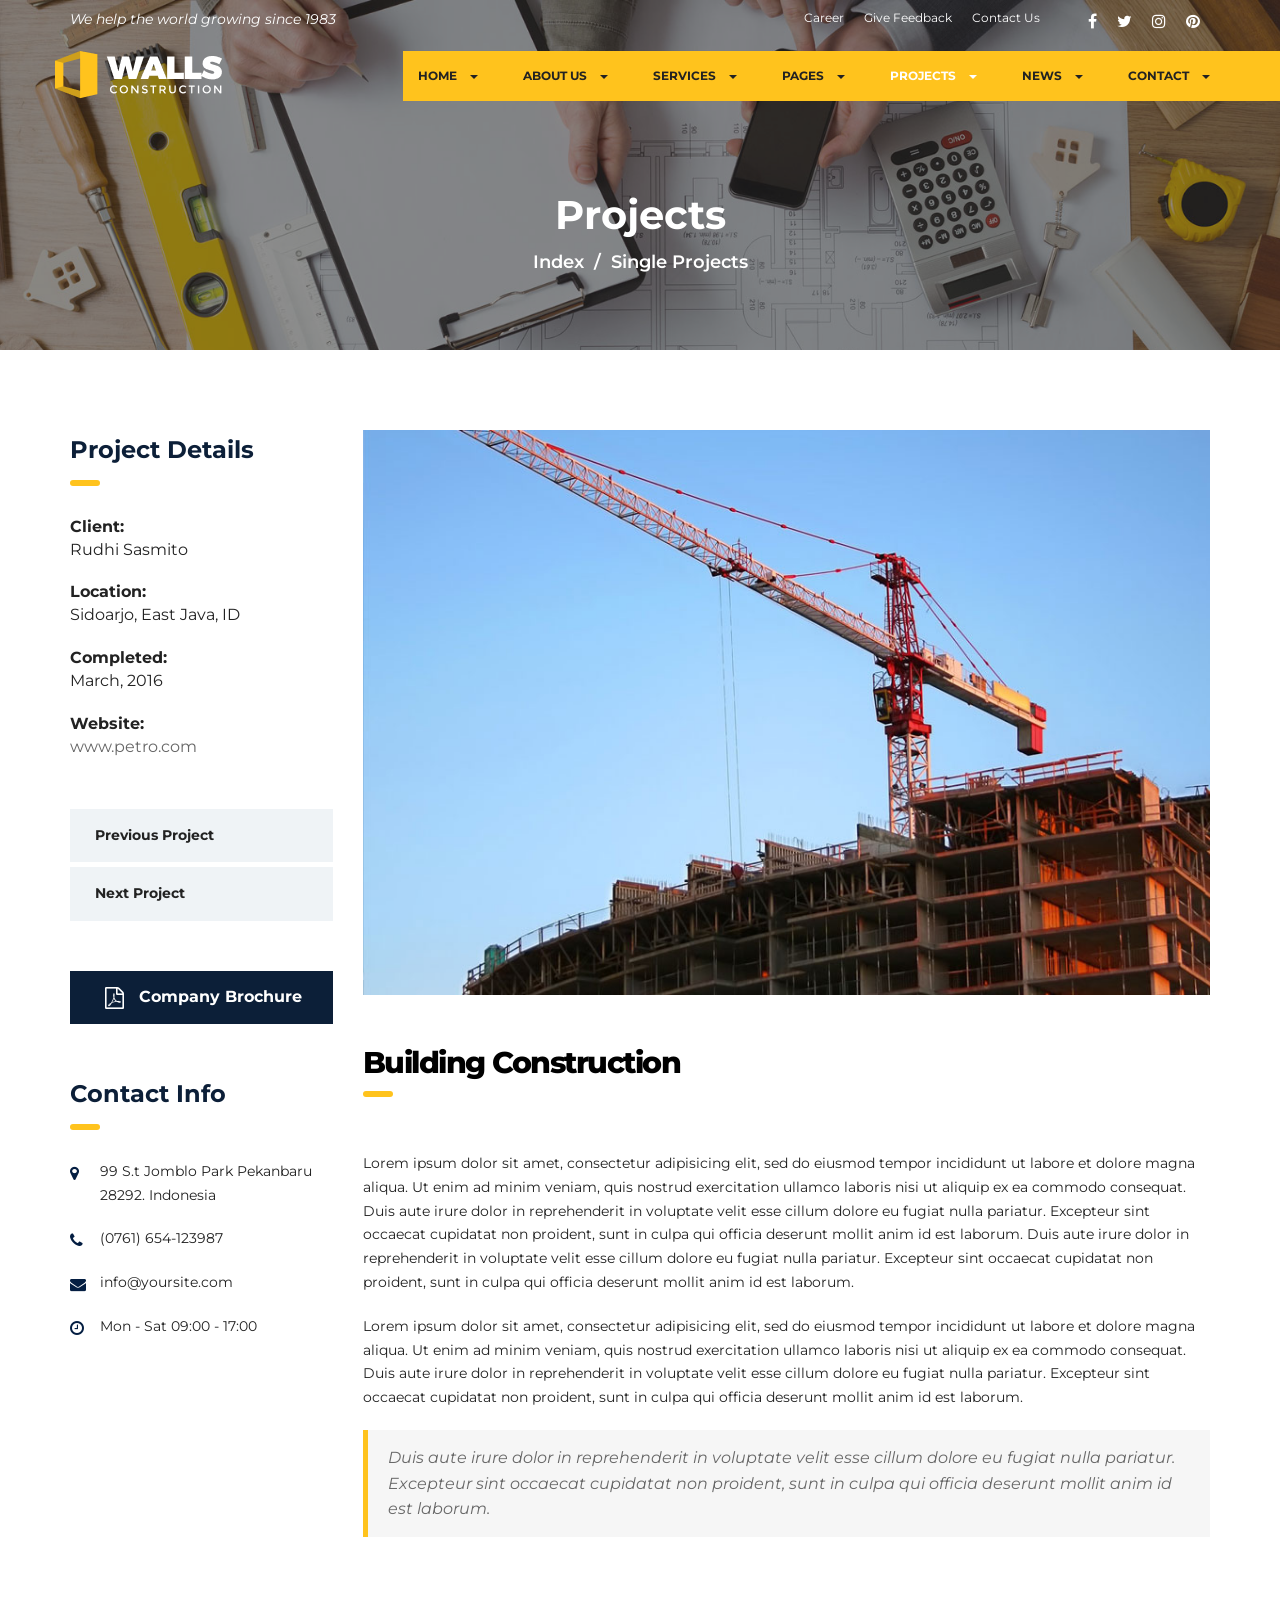
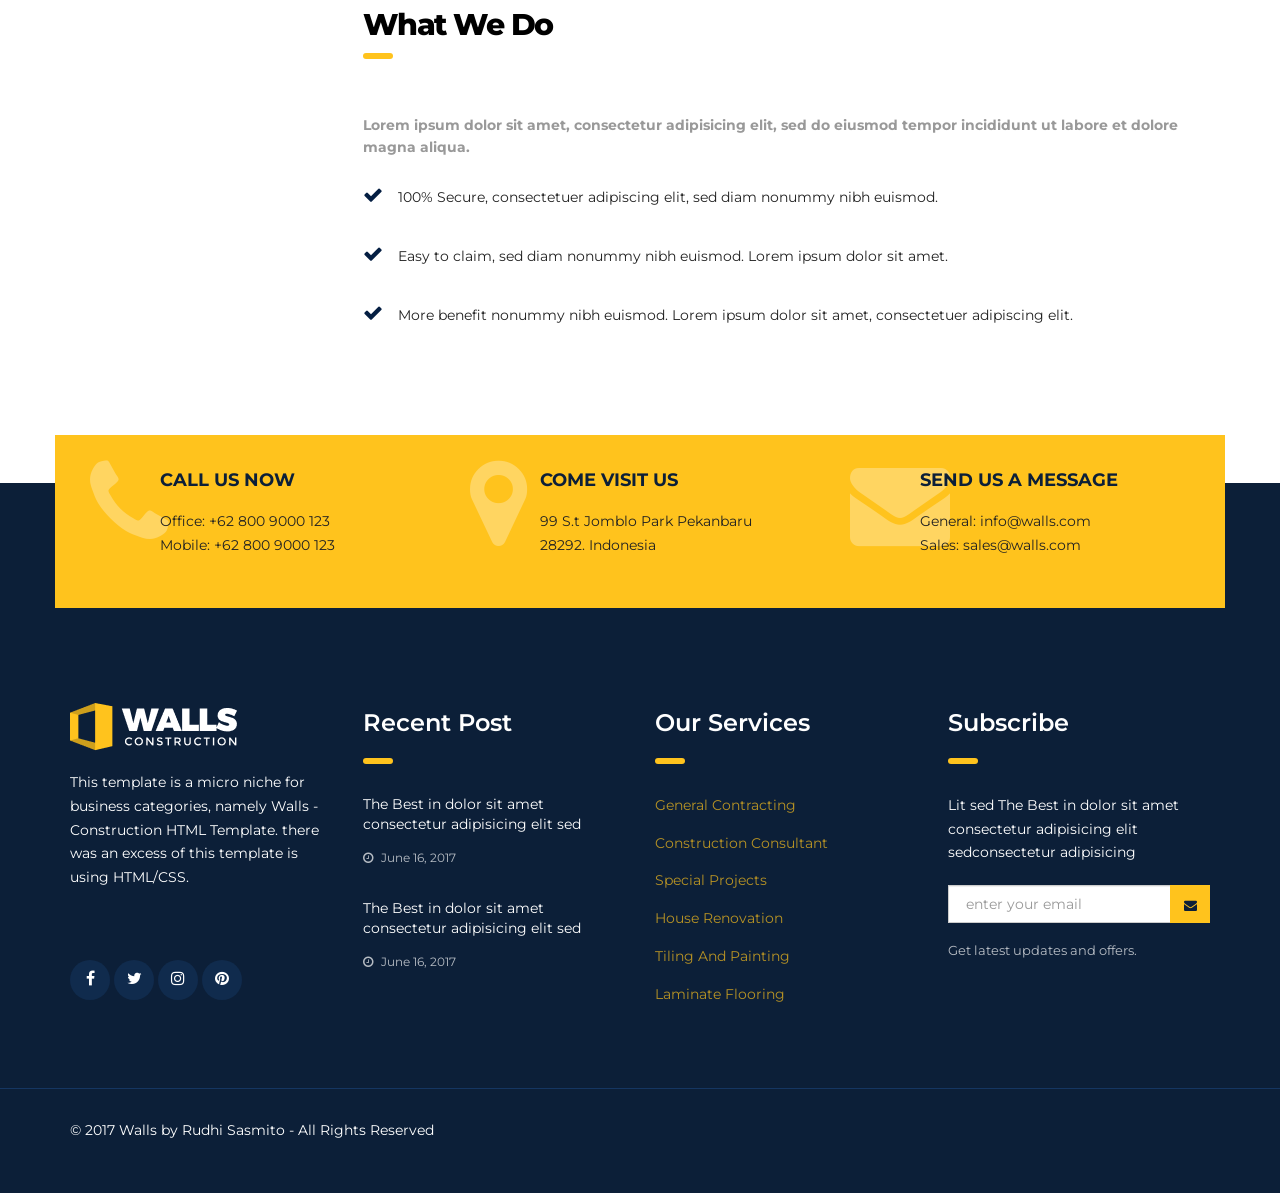
<file: project-detail.html>
<!DOCTYPE html>
<html lang="zxx">
  
<!-- Mirrored from html.rudhisasmito.com/walls/project-detail.html by HTTrack Website Copier/3.x [XR&CO'2014], Thu, 20 Jul 2023 13:41:39 GMT -->
<head>
    <!-- Basic Page Needs
    ================================================== -->
    <meta charset="utf-8">
    <!--[if IE]><meta http-equiv="x-ua-compatible" content="IE=9" /><![endif]-->
    <meta name="viewport" content="width=device-width, initial-scale=1">
    <title>Walls - Construction HTML Template</title>
    <meta name="description" content="Walls - Construction HTML Template. It is built using bootstrap 3.3.2 framework, works totally responsive, easy to customise, well commented codes and seo friendly.">
    <meta name="keywords" content="construction, industrial, development, manufacture, engineering, architecture, assembly, build, foundation, infrastructure">
    <meta name="author" content="rudhisasmito.com"> 
	
	<!-- ==============================================
	Favicons
	=============================================== -->
	<link rel="shortcut icon" href="images/favicon.ico">
	<link rel="apple-touch-icon" href="images/apple-touch-icon.png">
	<link rel="apple-touch-icon" sizes="72x72" href="images/apple-touch-icon-72x72.png">
	<link rel="apple-touch-icon" sizes="114x114" href="images/apple-touch-icon-114x114.png">
	
	<!-- ==============================================
	CSS VENDOR
	=============================================== -->
	<link rel="stylesheet" type="text/css" href="css/vendor/bootstrap.min.css" />
	<link rel="stylesheet" type="text/css" href="css/vendor/font-awesome.min.css">
	<link rel="stylesheet" type="text/css" href="css/vendor/owl.carousel.min.css">
	<link rel="stylesheet" type="text/css" href="css/vendor/owl.theme.default.min.css">
	<link rel="stylesheet" type="text/css" href="css/vendor/magnific-popup.css">
	
	<!-- ==============================================
	Custom Stylesheet
	=============================================== -->
	<link rel="stylesheet" type="text/css" href="css/style.css" />
	
    <script type="text/javascript" src="js/vendor/modernizr.min.js"></script>

</head>

<body>

	<!-- Load page -->
	<div class="animationload">
		<div class="loader"></div>
	</div>
	
	<!-- BACK TO TOP SECTION -->
	<a href="#0" class="cd-top cd-is-visible cd-fade-out">Top</a>

	<!-- HEADER -->
    <div class="header header-1">
    	<!-- TOPBAR -->
		<div class="topbar">
			<div class="container">
				<div class="row">
					<div class="col-sm-5 col-md-6">
						<div class="topbar-left">
							<div class="welcome-text">
							We help the world growing since 1983
							</div>
						</div>
					</div>
					<div class="col-sm-7 col-md-6">
						<div class="topbar-right">
							<ul class="topbar-menu">
								<li><a href="career.html" title="Career">Career</a></li>
								<li><a href="contact-feedback.html" title="Give Feedback">Give Feedback</a></li>
								<li><a href="Contact.html" title="Contact Us">Contact Us</a></li>
							</ul>
							<ul class="topbar-sosmed">
							<li>
								<a href="#"><i class="fa fa-facebook"></i></a>
							</li>
							<li>
								<a href="#"><i class="fa fa-twitter"></i></a>
							</li>
							<li>
								<a href="#"><i class="fa fa-instagram"></i></a>
							</li>
							<li>
								<a href="#"><i class="fa fa-pinterest"></i></a>
							</li>
							</ul>
						</div>
					</div>
				</div>
			</div>
		</div>

		<!-- NAVBAR SECTION -->
		<div class="navbar navbar-main">
		
			<div class="container container-nav">
				<div class="row">
						
					<div class="navbar-header">
						<button type="button" class="navbar-toggle" data-toggle="collapse" data-target=".navbar-collapse">
							<span class="icon-bar"></span>
							<span class="icon-bar"></span>
							<span class="icon-bar"></span>
						</button>
						
					</div>

					<a class="navbar-brand" href="index.html">
						<img src="images/logo.png" alt="" />
						<img src="images/logo-stiky.png" alt="" class="logo-stiky" />
					</a>

					<nav class="navbar-collapse collapse">
						<ul class="nav navbar-nav navbar-right">
							<li class="dropdown">
							  <a href="#" class="dropdown-toggle" data-toggle="dropdown" data-hover="dropdown" role="button" aria-haspopup="true" aria-expanded="false">HOME <span class="caret"></span></a>
							  <ul class="dropdown-menu">
								<li><a href="index.html">HOMEPAGE 1</a></li>
								<li><a href="index-2.html">HOMEPAGE 2</a></li>
								<li><a href="index-3.html">HOMEPAGE 3</a></li>
							  </ul>
							</li>
							<li class="dropdown">
							  <a href="#" class="dropdown-toggle" data-toggle="dropdown" data-hover="dropdown" role="button" aria-haspopup="true" aria-expanded="false">ABOUT US <span class="caret"></span></a>
							  <ul class="dropdown-menu">
								<li><a href="about-company.html">OUR COMPANY</a></li>
								<li><a href="about-history.html">COMPANY HISTORY</a></li>
								<li><a href="about-team.html">OUR TEAM</a></li>
								<li><a href="about-partners.html">OUR PARTNERS</a></li>
							  </ul>
							</li>
							<li class="dropdown">
							  <a href="#" class="dropdown-toggle" data-toggle="dropdown" data-hover="dropdown" role="button" aria-haspopup="true" aria-expanded="false">SERVICES <span class="caret"></span></a>
							  <ul class="dropdown-menu">
								<li><a href="services.html">GENERAL CONTRACTING</a></li>
								<li><a href="services-2.html">CONSTRUCTION CONSULTANT</a></li>
								<li><a href="services-2.html">DESIGN AND BUILD</a></li>
								<li><a href="services-2.html">HOUSE RENOVATIOn</a></li>
								<li><a href="services-2.html">TILING AND PAINTING</a></li>
								<li><a href="services-2.html">SPECIAL PROJECTS</a></li>
								<li><a href="services-detail.html">SERVICES DETAIL</a></li>
							  </ul>
							</li>
							<li class="dropdown">
							  <a href="#" class="dropdown-toggle" data-toggle="dropdown" data-hover="dropdown" role="button" aria-haspopup="true" aria-expanded="false">PAGES <span class="caret"></span></a>
							  <ul class="dropdown-menu">
								<li><a href="faq.html">FAQ</a></li>
								<li><a href="pricing-table.html">PRICING TABLE</a></li>
								<li><a href="404page.html">404 PAGE</a></li>
								<li><a href="career.html">CAREER</a></li>
							  </ul>
							</li>
							<li class="dropdown active">
							  <a href="#" class="dropdown-toggle" data-toggle="dropdown" data-hover="dropdown" role="button" aria-haspopup="true" aria-expanded="false">PROJECTS <span class="caret"></span></a>
							  <ul class="dropdown-menu">
								<li><a href="project-grid.html">GRID LAYOUT</a></li>
								<li><a href="project-detail.html">SINGLE PROJECT</a></li>
							  </ul>
							</li>
							<li class="dropdown">
							  <a href="#" class="dropdown-toggle" data-toggle="dropdown" data-hover="dropdown" role="button" aria-haspopup="true" aria-expanded="false">NEWS <span class="caret"></span></a>
							  <ul class="dropdown-menu">
								<li><a href="news-grid.html">GRID BAR</a></li>
								<li><a href="news-sidebar.html">SIDEBAR</a></li>
								<li><a href="news-detail.html">SINGLE NEWS</a></li>
							  </ul>
							</li>
							<li class="dropdown">
							  <a href="#" class="dropdown-toggle" data-toggle="dropdown" data-hover="dropdown" role="button" aria-haspopup="true" aria-expanded="false">CONTACT <span class="caret"></span></a>
							  <ul class="dropdown-menu">
								<li><a href="contact-2.html">CONTACT US</a></li>
								<li><a href="contact-quote.html">GET A QUOTE</a></li>
							  </ul>
							</li>

						</ul>

					</nav>
						
				</div>
			</div>
	    </div>

    </div>
 
	<!-- BANNER -->
	<div class="section banner-page">
		<div class="container">
			<div class="row">
				<div class="col-sm-12 col-md-12">
					<div class="title-page">Projects</div>
					<ol class="breadcrumb">
						<li><a href="index.html">Index</a></li>
						<li class="active">Single Projects</li>
					</ol>
				</div>
			</div>
		</div>
	</div>

	<!-- PROJECTS -->
	<div class="section">
		<div class="container">
			<div class="row">
				<div class="col-sm-3 col-md-3">
					<div class="widget info-detail">
						<div class="widget-title">
							Project Details
						</div>
						<dl>
							<dt>Client:</dt>
							<dd>Rudhi Sasmito</dd>
							<dt>Location:</dt>
							<dd>Sidoarjo, East Java, ID</dd>
							<dt>Completed:</dt>
							<dd>March, 2016</dd>
							<dt>Website:</dt>
							<dd><a href="http://rudhisasmito.com/demo/petro/">www.petro.com</a></dd>
						</dl>
					</div>
					<div class="widget categories">
						<ul class="category-nav">
							<li><a href="#">Previous Project</a></li>
							<li><a href="#">Next Project</a></li>
						</ul>
					</div> 
					<div class="widget download">
						<a href="#" class="btn btn-secondary btn-block btn-sidebar"><span class="fa  fa-file-pdf-o"></span> Company Brochure</a>
					</div>
					<div class="widget contact-info-sidebar">
						<div class="widget-title">
							Contact Info
						</div>
						<ul class="list-info">
							<li>
								<div class="info-icon">
									<span class="fa fa-map-marker"></span>
								</div>
								<div class="info-text">99 S.t Jomblo Park Pekanbaru 28292. Indonesia</div> </li>
							<li>
								<div class="info-icon">
									<span class="fa fa-phone"></span>
								</div>
								<div class="info-text">(0761) 654-123987</div>
							</li>
							<li>
								<div class="info-icon">
									<span class="fa fa-envelope"></span>
								</div>
								<div class="info-text">info@yoursite.com</div>
							</li>
							<li>
								<div class="info-icon">
									<span class="fa fa-clock-o"></span>
								</div>
								<div class="info-text">Mon - Sat 09:00 - 17:00</div>
							</li>
						</ul>
					</div> 

				</div>
				<div class="col-sm-9 col-md-9">
					<div class="single-page">
						<img src="images/project-detail-2.jpg" alt="" class="img-responsive"> 
						<div class="margin-bottom-30"></div>
						<h2 class="section-heading left">
							Building Construction
						</h2>
						<p>Lorem ipsum dolor sit amet, consectetur adipisicing elit, sed do eiusmod tempor incididunt ut labore et dolore magna aliqua. Ut enim ad minim veniam, quis nostrud exercitation ullamco laboris nisi ut aliquip ex ea commodo consequat. Duis aute irure dolor in reprehenderit in voluptate velit esse cillum dolore eu fugiat nulla pariatur. Excepteur sint occaecat cupidatat non proident, sunt in culpa qui officia deserunt mollit anim id est laborum. Duis aute irure dolor in reprehenderit in voluptate velit esse cillum dolore eu fugiat nulla pariatur. Excepteur sint occaecat cupidatat non proident, sunt in culpa qui officia deserunt mollit anim id est laborum.</p>
						<p>Lorem ipsum dolor sit amet, consectetur adipisicing elit, sed do eiusmod tempor incididunt ut labore et dolore magna aliqua. Ut enim ad minim veniam, quis nostrud exercitation ullamco laboris nisi ut aliquip ex ea commodo consequat. Duis aute irure dolor in reprehenderit in voluptate velit esse cillum dolore eu fugiat nulla pariatur. Excepteur sint occaecat cupidatat non proident, sunt in culpa qui officia deserunt mollit anim id est laborum.</p>
						<blockquote>Duis aute irure dolor in reprehenderit in voluptate velit esse cillum dolore eu fugiat nulla pariatur. Excepteur sint occaecat cupidatat non proident, sunt in culpa qui officia deserunt mollit anim id est laborum.</blockquote>
						<div class="margin-bottom-50"></div>
						<h2 class="section-heading left">
							What We Do
						</h2>
						<div class="section-subheading">Lorem ipsum dolor sit amet, consectetur adipisicing elit, sed do eiusmod tempor incididunt ut labore et dolore magna aliqua. </div> 
						<ul class="checklist">
							<li>100% Secure, consectetuer adipiscing elit, sed diam nonummy nibh euismod.</li>
							<li>Easy to claim, sed diam nonummy nibh euismod. Lorem ipsum dolor sit amet.</li>
							<li>More benefit nonummy nibh euismod. Lorem ipsum dolor sit amet, consectetuer adipiscing elit.</li>
						</ul>
					 </div>
				</div>

			</div>
		</div>
	</div>	

	<!-- INFO BOX -->
	<div class="section info overlap-bottom">
		<div class="container">
			<div class="row gutter-20">
				
				<div class="col-sm-4 col-md-4">
					<!-- BOX 1 -->
					<div class="box-icon-4">
						<div class="icon"><i class="fa fa-phone"></i></div>
						<div class="body-content">
							<div class="heading">CALL US NOW</div>
							Office: +62 800 9000 123 <br>
							Mobile: +62 800 9000 123
						</div>
					</div>
				</div>
				<div class="col-sm-4 col-md-4">
					<!-- BOX 2 -->
					<div class="box-icon-4">
						<div class="icon"><i class="fa fa-map-marker"></i></div>
						<div class="body-content">
							<div class="heading">COME VISIT US</div>
							99 S.t Jomblo Park Pekanbaru 28292. Indonesia
						</div>
					</div>
				</div>
				<div class="col-sm-4 col-md-4">
					<!-- BOX 3 -->
					<div class="box-icon-4">
						<div class="icon"><i class="fa fa-envelope"></i></div>
						<div class="body-content">
							<div class="heading">SEND US A MESSAGE</div>
							General: info@walls.com<br>
							Sales: sales@walls.com
						</div>
					</div>
				</div>
				
			</div>

		</div>
	</div>
	 
	<!-- FOOTER SECTION -->
	<div class="footer">
		
		<div class="container">
			
			<div class="row">
				<div class="col-sm-3 col-md-3">
					<div class="footer-item">
						<img src="images/logo.png" alt="logo bottom" class="logo-bottom">
						<p>This template is a micro niche for business categories, namely Walls - Construction HTML Template. there was an excess of this template is using HTML/CSS.</p>
						<div class="footer-sosmed">
							<a href="#" title="">
								<div class="item">
									<i class="fa fa-facebook"></i>
								</div>
							</a>
							<a href="#" title="">
								<div class="item">
									<i class="fa fa-twitter"></i>
								</div>
							</a>
							<a href="#" title="">
								<div class="item">
									<i class="fa fa-instagram"></i>
								</div>
							</a>
							<a href="#" title="">
								<div class="item">
									<i class="fa fa-pinterest"></i>
								</div>
							</a> 
						</div>
					</div>
				</div>
				<div class="col-sm-3 col-md-3">
					<div class="footer-item">
						<div class="footer-title">
							Recent Post
						</div>
						<ul class="recent-post">
							<li><a href="#" title="">The Best in dolor sit amet consectetur adipisicing elit sed</a>
							<span class="date"><i class="fa fa-clock-o"></i> June 16, 2017</span></li><li><a href="#" title="">The Best in dolor sit amet consectetur adipisicing elit sed</a>
							<span class="date"><i class="fa fa-clock-o"></i> June 16, 2017</span></li>
						</ul>
					</div>
				</div>
				<div class="col-sm-3 col-md-3">
					<div class="footer-item">
						<div class="footer-title">
							Our Services
						</div>
						<ul class="list">
							<li><a href="#" title="">General Contracting</a></li>
							<li><a href="#" title="">Construction Consultant</a></li>
							<li><a href="#" title="">Special Projects</a></li>
							<li><a href="#" title="">House Renovation</a></li>
							<li><a href="#" title="">Tiling And Painting</a></li>
							<li><a href="#" title="">Laminate Flooring</a></li>
						</ul>
					</div>
				</div>
				<div class="col-sm-3 col-md-3">
					<div class="footer-item">
						<div class="footer-title">
							Subscribe
						</div>
						<p>Lit sed The Best in dolor sit amet consectetur adipisicing elit sedconsectetur adipisicing</p>
						<form action="#" class="footer-subscribe">
			              <input type="email" name="EMAIL" class="form-control" placeholder="enter your email">
			              <input id="p_submit" type="submit" value="send">
			              <label for="p_submit"><i class="fa fa-envelope"></i></label>
			              <p>Get latest updates and offers.</p>
			            </form>
					</div>
				</div>
			</div>
		</div>
		
		<div class="fcopy">
			<div class="container">
				<div class="row">
					<div class="col-sm-12 col-md-12">
						<p class="ftex">&copy; 2017 Walls by Rudhi Sasmito - All Rights Reserved</p> 
					</div>
				</div>
			</div>
		</div>
		
	</div>
	
	<!-- JS VENDOR -->
	<script type="text/javascript" src="js/vendor/jquery.min.js"></script>
	<script type="text/javascript" src="js/vendor/bootstrap.min.js"></script>
	<script type="text/javascript" src="js/vendor/jquery.superslides.js"></script>
	<script type="text/javascript" src="js/vendor/owl.carousel.js"></script>
	<script type="text/javascript" src="js/vendor/bootstrap-hover-dropdown.min.js"></script>
	<script type="text/javascript" src="js/vendor/jquery.magnific-popup.min.js"></script>
	<script type="text/javascript" src="js/vendor/easings.js"></script>
	<script type="text/javascript" src="js/vendor/isotope.pkgd.min.js"></script>

	<!-- sendmail -->
	<script type="text/javascript" src="js/vendor/validator.min.js"></script>
	<script type="text/javascript" src="js/vendor/form-scripts.js"></script>
	
	<script type='text/javascript' src='https://maps.google.com/maps/api/js?sensor=false&amp;ver=4.1.5'></script>

	<script type="text/javascript" src="js/script.js"></script>

		
</body>

<!-- Mirrored from html.rudhisasmito.com/walls/project-detail.html by HTTrack Website Copier/3.x [XR&CO'2014], Thu, 20 Jul 2023 13:41:40 GMT -->
</html>
</file>
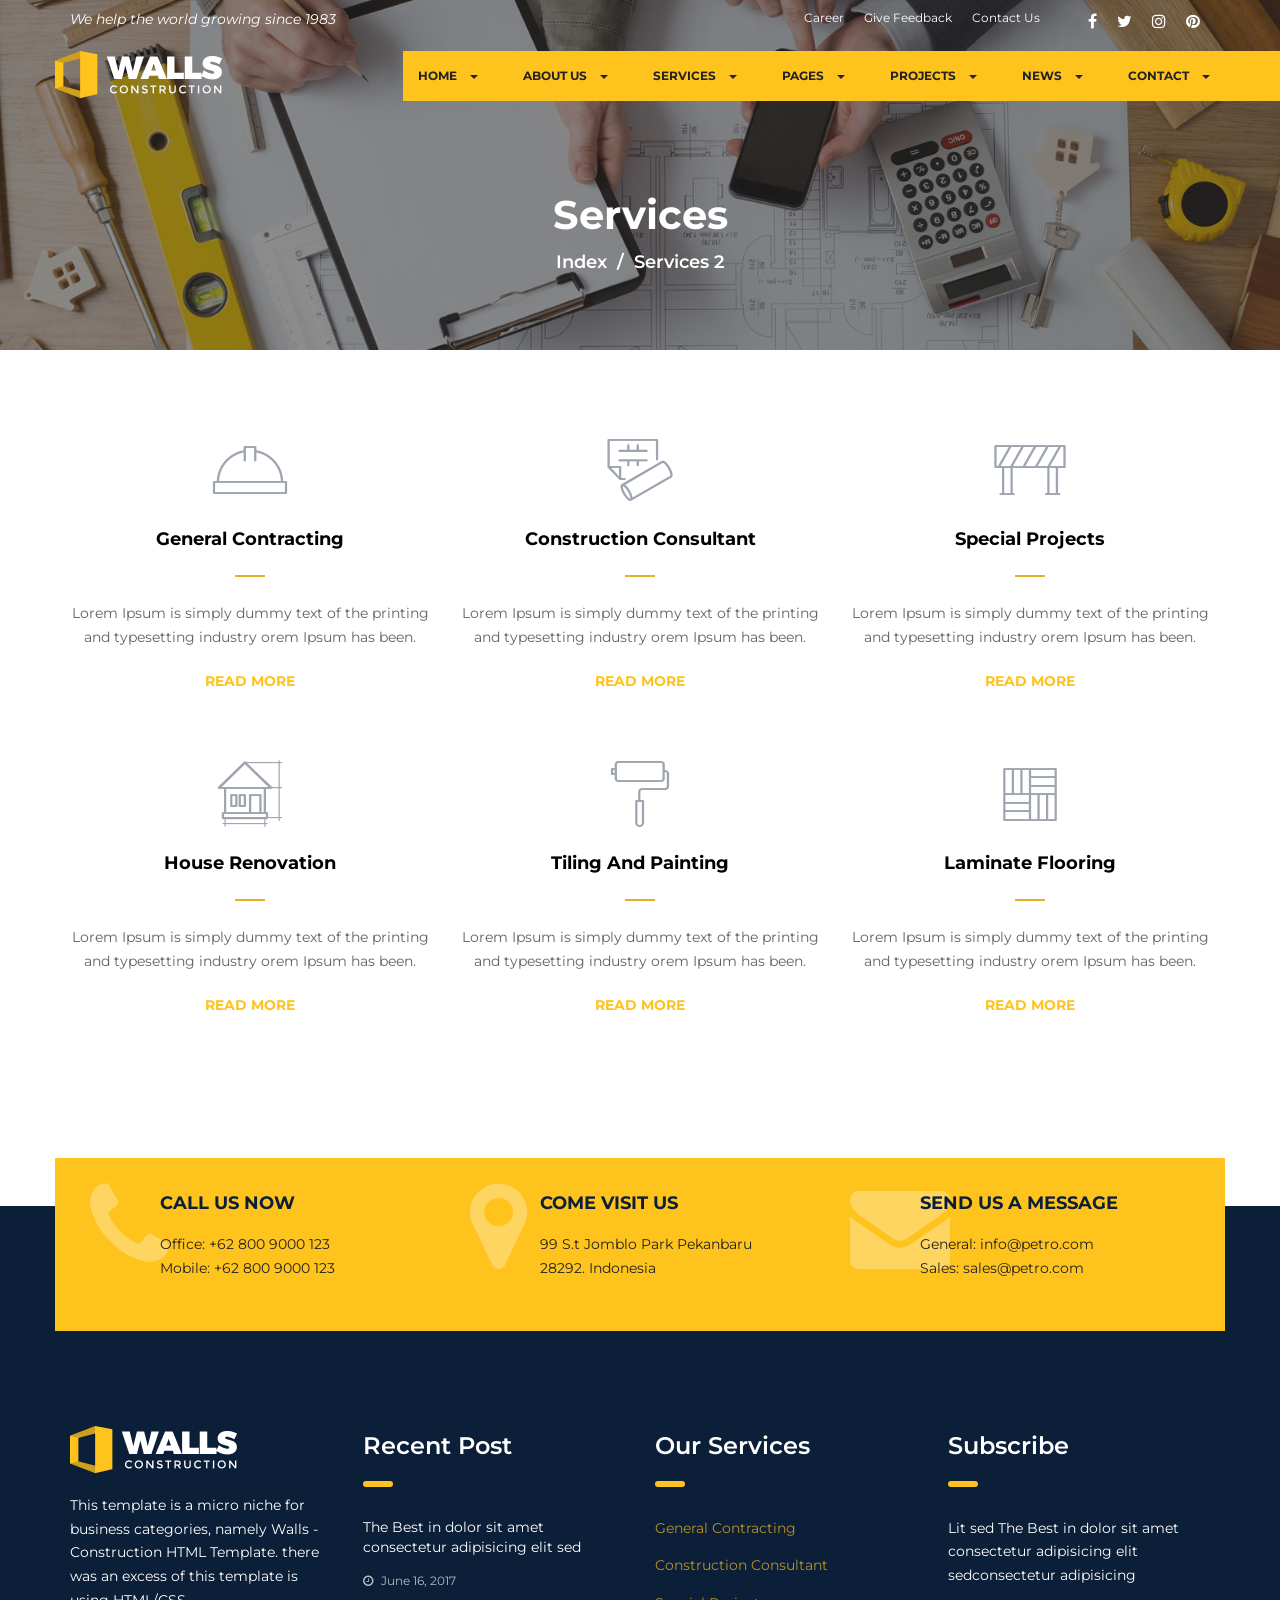
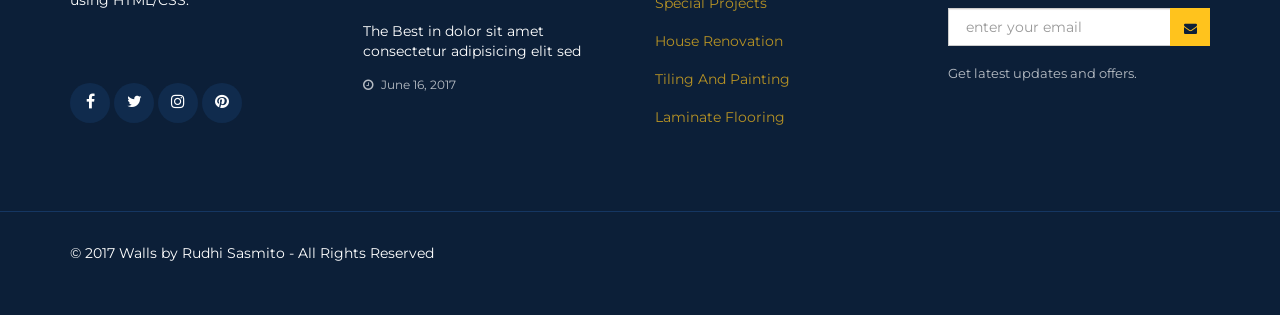
<file: services-2.html>
<!DOCTYPE html>
<html lang="zxx">
  
<!-- Mirrored from html.rudhisasmito.com/walls/services-2.html by HTTrack Website Copier/3.x [XR&CO'2014], Thu, 20 Jul 2023 13:41:31 GMT -->
<head>
    <!-- Basic Page Needs
    ================================================== -->
    <meta charset="utf-8">
    <!--[if IE]><meta http-equiv="x-ua-compatible" content="IE=9" /><![endif]-->
    <meta name="viewport" content="width=device-width, initial-scale=1">
    <title>Walls - Construction HTML Template</title>
    <meta name="description" content="Walls - Construction HTML Template. It is built using bootstrap 3.3.2 framework, works totally responsive, easy to customise, well commented codes and seo friendly.">
    <meta name="keywords" content="construction, industrial, development, manufacture, engineering, architecture, assembly, build, foundation, infrastructure">
    <meta name="author" content="rudhisasmito.com"> 
	
	<!-- ==============================================
	Favicons
	=============================================== -->
	<link rel="shortcut icon" href="images/favicon.ico">
	<link rel="apple-touch-icon" href="images/apple-touch-icon.png">
	<link rel="apple-touch-icon" sizes="72x72" href="images/apple-touch-icon-72x72.png">
	<link rel="apple-touch-icon" sizes="114x114" href="images/apple-touch-icon-114x114.png">
	
	<!-- ==============================================
	CSS VENDOR
	=============================================== -->
	<link rel="stylesheet" type="text/css" href="css/vendor/bootstrap.min.css" />
	<link rel="stylesheet" type="text/css" href="css/vendor/font-awesome.min.css">
	<link rel="stylesheet" type="text/css" href="css/vendor/owl.carousel.min.css">
	<link rel="stylesheet" type="text/css" href="css/vendor/owl.theme.default.min.css">
	<link rel="stylesheet" type="text/css" href="css/vendor/magnific-popup.css">
	
	<!-- ==============================================
	Custom Stylesheet
	=============================================== -->
	<link rel="stylesheet" type="text/css" href="css/style.css" />
	
    <script type="text/javascript" src="js/vendor/modernizr.min.js"></script>

</head>

<body>

	<!-- Load page -->
	<div class="animationload">
		<div class="loader"></div>
	</div>
	
	<!-- BACK TO TOP SECTION -->
	<a href="#0" class="cd-top cd-is-visible cd-fade-out">Top</a>

	<!-- HEADER -->
    <div class="header header-1">
    	<!-- TOPBAR -->
		<div class="topbar">
			<div class="container">
				<div class="row">
					<div class="col-sm-5 col-md-6">
						<div class="topbar-left">
							<div class="welcome-text">
							We help the world growing since 1983
							</div>
						</div>
					</div>
					<div class="col-sm-7 col-md-6">
						<div class="topbar-right">
							<ul class="topbar-menu">
								<li><a href="career.html" title="Career">Career</a></li>
								<li><a href="contact-feedback.html" title="Give Feedback">Give Feedback</a></li>
								<li><a href="Contact.html" title="Contact Us">Contact Us</a></li>
							</ul>
							<ul class="topbar-sosmed">
							<li>
								<a href="#"><i class="fa fa-facebook"></i></a>
							</li>
							<li>
								<a href="#"><i class="fa fa-twitter"></i></a>
							</li>
							<li>
								<a href="#"><i class="fa fa-instagram"></i></a>
							</li>
							<li>
								<a href="#"><i class="fa fa-pinterest"></i></a>
							</li>
							</ul>
						</div>
					</div>
				</div>
			</div>
		</div>

		<!-- NAVBAR SECTION -->
		<div class="navbar navbar-main">
		
			<div class="container container-nav">
				<div class="row">
						
					<div class="navbar-header">
						<button type="button" class="navbar-toggle" data-toggle="collapse" data-target=".navbar-collapse">
							<span class="icon-bar"></span>
							<span class="icon-bar"></span>
							<span class="icon-bar"></span>
						</button>
						
					</div>

					<a class="navbar-brand" href="index.html">
						<img src="images/logo.png" alt="" />
						<img src="images/logo-stiky.png" alt="" class="logo-stiky" />
					</a>

					<nav class="navbar-collapse collapse">
						<ul class="nav navbar-nav navbar-right">
							<li class="dropdown">
							  <a href="#" class="dropdown-toggle" data-toggle="dropdown" data-hover="dropdown" role="button" aria-haspopup="true" aria-expanded="false">HOME <span class="caret"></span></a>
							  <ul class="dropdown-menu">
								<li><a href="index.html">HOMEPAGE 1</a></li>
								<li><a href="index-2.html">HOMEPAGE 2</a></li>
								<li><a href="index-3.html">HOMEPAGE 3</a></li>
							  </ul>
							</li>
							<li class="dropdown">
							  <a href="#" class="dropdown-toggle" data-toggle="dropdown" data-hover="dropdown" role="button" aria-haspopup="true" aria-expanded="false">ABOUT US <span class="caret"></span></a>
							  <ul class="dropdown-menu">
								<li><a href="about-company.html">OUR COMPANY</a></li>
								<li><a href="about-history.html">COMPANY HISTORY</a></li>
								<li><a href="about-team.html">OUR TEAM</a></li>
								<li><a href="about-partners.html">OUR PARTNERS</a></li>
							  </ul>
							</li>
							<li class="dropdown">
							  <a href="#" class="dropdown-toggle" data-toggle="dropdown" data-hover="dropdown" role="button" aria-haspopup="true" aria-expanded="false">SERVICES <span class="caret"></span></a>
							  <ul class="dropdown-menu">
								<li><a href="services.html">GENERAL CONTRACTING</a></li>
								<li><a href="services-2.html">CONSTRUCTION CONSULTANT</a></li>
								<li><a href="services-2.html">DESIGN AND BUILD</a></li>
								<li><a href="services-2.html">HOUSE RENOVATIOn</a></li>
								<li><a href="services-2.html">TILING AND PAINTING</a></li>
								<li><a href="services-2.html">SPECIAL PROJECTS</a></li>
								<li><a href="services-detail.html">SERVICES DETAIL</a></li>
							  </ul>
							</li>
							<li class="dropdown">
							  <a href="#" class="dropdown-toggle" data-toggle="dropdown" data-hover="dropdown" role="button" aria-haspopup="true" aria-expanded="false">PAGES <span class="caret"></span></a>
							  <ul class="dropdown-menu">
								<li><a href="faq.html">FAQ</a></li>
								<li><a href="pricing-table.html">PRICING TABLE</a></li>
								<li><a href="404page.html">404 PAGE</a></li>
								<li><a href="career.html">CAREER</a></li>
							  </ul>
							</li>
							<li class="dropdown">
							  <a href="#" class="dropdown-toggle" data-toggle="dropdown" data-hover="dropdown" role="button" aria-haspopup="true" aria-expanded="false">PROJECTS <span class="caret"></span></a>
							  <ul class="dropdown-menu">
								<li><a href="project-grid.html">GRID LAYOUT</a></li>
								<li><a href="project-detail.html">SINGLE PROJECT</a></li>
							  </ul>
							</li>
							<li class="dropdown">
							  <a href="#" class="dropdown-toggle" data-toggle="dropdown" data-hover="dropdown" role="button" aria-haspopup="true" aria-expanded="false">NEWS <span class="caret"></span></a>
							  <ul class="dropdown-menu">
								<li><a href="news-grid.html">GRID BAR</a></li>
								<li><a href="news-sidebar.html">SIDEBAR</a></li>
								<li><a href="news-detail.html">SINGLE NEWS</a></li>
							  </ul>
							</li>
							<li class="dropdown">
							  <a href="#" class="dropdown-toggle" data-toggle="dropdown" data-hover="dropdown" role="button" aria-haspopup="true" aria-expanded="false">CONTACT <span class="caret"></span></a>
							  <ul class="dropdown-menu">
								<li><a href="contact-2.html">CONTACT US</a></li>
								<li><a href="contact-quote.html">GET A QUOTE</a></li>
							  </ul>
							</li>

						</ul>

					</nav>
						
				</div>
			</div>
	    </div>

    </div>
 
	<!-- BANNER -->
	<div class="section banner-page">
		<div class="container">
			<div class="row">
				<div class="col-sm-12 col-md-12">
					<div class="title-page">Services</div>
					<ol class="breadcrumb">
						<li><a href="index.html">Index</a></li>
						<li class="active">Services 2</li>
					</ol>
				</div>
			</div>
		</div>
	</div>

	<!-- Services -->
	<div class="section">
		<div class="container">
			<div class="row">

				<!-- Services 1 -->
				<div class="col-sm-4 col-md-4">
					<div class="box-icon-5 layout-2">
		                <div class="icon">
		                	<i class="rsi rsi-walls-1"></i>
		              	</div>
		              	<div class="body-content">
		                	<h4 class="title">General Contracting</h4>
		                	<div class="text">Lorem Ipsum is simply dummy text of the printing and typesetting industry orem Ipsum has been. </div>
		                	<a href="services-detail.html" class="readmore">READ MORE</a>
		              	</div>
		            </div>
				</div>
				<!-- Services 2 -->
				<div class="col-sm-4 col-md-4">
					<div class="box-icon-5 layout-2">
		                <div class="icon">
		                	<i class="rsi rsi-walls-13"></i>
		              	</div>
		              	<div class="body-content">
		                	<h4 class="title">Construction Consultant</h4>
		                	<div class="text">Lorem Ipsum is simply dummy text of the printing and typesetting industry orem Ipsum has been. </div>
		                	<a href="services-detail.html" class="readmore">READ MORE</a>
		              	</div>
		            </div>
				</div>
				<!-- Services 3 -->
				<div class="col-sm-4 col-md-4">
					<div class="box-icon-5 layout-2">
		                <div class="icon">
		                	<i class="rsi rsi-walls-3"></i>
		              	</div>
		              	<div class="body-content">
		                	<h4 class="title">Special Projects</h4>
		                	<div class="text">Lorem Ipsum is simply dummy text of the printing and typesetting industry orem Ipsum has been. </div>
		                	<a href="services-detail.html" class="readmore">READ MORE</a>
		              	</div>
		            </div>
				</div>
				<!-- Services 4 -->
				<div class="col-sm-4 col-md-4">
					<div class="box-icon-5 layout-2">
		                <div class="icon">
		                	<i class="rsi rsi-walls-10"></i>
		              	</div>
		              	<div class="body-content">
		                	<h4 class="title">House Renovation</h4>
		                	<div class="text">Lorem Ipsum is simply dummy text of the printing and typesetting industry orem Ipsum has been. </div>
		                	<a href="services-detail.html" class="readmore">READ MORE</a>
		              	</div>
		            </div>
				</div>
				<!-- Services 5 -->
				<div class="col-sm-4 col-md-4">
					<div class="box-icon-5 layout-2">
		                <div class="icon">
		                	<i class="rsi rsi-walls-9"></i>
		              	</div>
		              	<div class="body-content">
		                	<h4 class="title">Tiling And Painting</h4>
		                	<div class="text">Lorem Ipsum is simply dummy text of the printing and typesetting industry orem Ipsum has been. </div>
		                	<a href="services-detail.html" class="readmore">READ MORE</a>
		              	</div>
		            </div>
				</div>
				<!-- Services 6 -->
				<div class="col-sm-4 col-md-4">
					<div class="box-icon-5 layout-2">
		                <div class="icon">
		                	<i class="rsi rsi-walls-20"></i>
		              	</div>
		              	<div class="body-content">
		                	<h4 class="title">Laminate Flooring</h4>
		                	<div class="text">Lorem Ipsum is simply dummy text of the printing and typesetting industry orem Ipsum has been. </div>
		                	<a href="services-detail.html" class="readmore">READ MORE</a>
		              	</div>
		            </div>
				</div>			
				
			</div>
		</div>
	</div>	

	<!-- INFO BOX -->
	<div class="section info overlap-bottom">
		<div class="container">
			<div class="row gutter-20">
				
				<div class="col-sm-4 col-md-4">
					<!-- BOX 1 -->
					<div class="box-icon-4">
						<div class="icon"><i class="fa fa-phone"></i></div>
						<div class="body-content">
							<div class="heading">CALL US NOW</div>
							Office: +62 800 9000 123 <br>
							Mobile: +62 800 9000 123
						</div>
					</div>
				</div>
				<div class="col-sm-4 col-md-4">
					<!-- BOX 2 -->
					<div class="box-icon-4">
						<div class="icon"><i class="fa fa-map-marker"></i></div>
						<div class="body-content">
							<div class="heading">COME VISIT US</div>
							99 S.t Jomblo Park Pekanbaru 28292. Indonesia
						</div>
					</div>
				</div>
				<div class="col-sm-4 col-md-4">
					<!-- BOX 3 -->
					<div class="box-icon-4">
						<div class="icon"><i class="fa fa-envelope"></i></div>
						<div class="body-content">
							<div class="heading">SEND US A MESSAGE</div>
							General: info@petro.com<br>
							Sales: sales@petro.com
						</div>
					</div>
				</div>
				
			</div>

		</div>
	</div>
	 
	<!-- FOOTER SECTION -->
	<div class="footer">
		
		<div class="container">
			
			<div class="row">
				<div class="col-sm-3 col-md-3">
					<div class="footer-item">
						<img src="images/logo.png" alt="logo bottom" class="logo-bottom">
						<p>This template is a micro niche for business categories, namely Walls - Construction HTML Template. there was an excess of this template is using HTML/CSS.</p>
						<div class="footer-sosmed">
							<a href="#" title="">
								<div class="item">
									<i class="fa fa-facebook"></i>
								</div>
							</a>
							<a href="#" title="">
								<div class="item">
									<i class="fa fa-twitter"></i>
								</div>
							</a>
							<a href="#" title="">
								<div class="item">
									<i class="fa fa-instagram"></i>
								</div>
							</a>
							<a href="#" title="">
								<div class="item">
									<i class="fa fa-pinterest"></i>
								</div>
							</a> 
						</div>
					</div>
				</div>
				<div class="col-sm-3 col-md-3">
					<div class="footer-item">
						<div class="footer-title">
							Recent Post
						</div>
						<ul class="recent-post">
							<li><a href="#" title="">The Best in dolor sit amet consectetur adipisicing elit sed</a>
							<span class="date"><i class="fa fa-clock-o"></i> June 16, 2017</span></li><li><a href="#" title="">The Best in dolor sit amet consectetur adipisicing elit sed</a>
							<span class="date"><i class="fa fa-clock-o"></i> June 16, 2017</span></li>
						</ul>
					</div>
				</div>
				<div class="col-sm-3 col-md-3">
					<div class="footer-item">
						<div class="footer-title">
							Our Services
						</div>
						<ul class="list">
							<li><a href="#" title="">General Contracting</a></li>
							<li><a href="#" title="">Construction Consultant</a></li>
							<li><a href="#" title="">Special Projects</a></li>
							<li><a href="#" title="">House Renovation</a></li>
							<li><a href="#" title="">Tiling And Painting</a></li>
							<li><a href="#" title="">Laminate Flooring</a></li>
						</ul>
					</div>
				</div>
				<div class="col-sm-3 col-md-3">
					<div class="footer-item">
						<div class="footer-title">
							Subscribe
						</div>
						<p>Lit sed The Best in dolor sit amet consectetur adipisicing elit sedconsectetur adipisicing</p>
						<form action="#" class="footer-subscribe">
			              <input type="email" name="EMAIL" class="form-control" placeholder="enter your email">
			              <input id="p_submit" type="submit" value="send">
			              <label for="p_submit"><i class="fa fa-envelope"></i></label>
			              <p>Get latest updates and offers.</p>
			            </form>
					</div>
				</div>
			</div>
		</div>
		
		<div class="fcopy">
			<div class="container">
				<div class="row">
					<div class="col-sm-12 col-md-12">
						<p class="ftex">&copy; 2017 Walls by Rudhi Sasmito - All Rights Reserved</p> 
					</div>
				</div>
			</div>
		</div>
		
	</div>
	
	<!-- JS VENDOR -->
	<script type="text/javascript" src="js/vendor/jquery.min.js"></script>
	<script type="text/javascript" src="js/vendor/bootstrap.min.js"></script>
	<script type="text/javascript" src="js/vendor/jquery.superslides.js"></script>
	<script type="text/javascript" src="js/vendor/owl.carousel.js"></script>
	<script type="text/javascript" src="js/vendor/bootstrap-hover-dropdown.min.js"></script>
	<script type="text/javascript" src="js/vendor/jquery.magnific-popup.min.js"></script>
	<script type="text/javascript" src="js/vendor/easings.js"></script>
	<script type="text/javascript" src="js/vendor/isotope.pkgd.min.js"></script>

	<!-- sendmail -->
	<script type="text/javascript" src="js/vendor/validator.min.js"></script>
	<script type="text/javascript" src="js/vendor/form-scripts.js"></script>
	
	<script type='text/javascript' src='https://maps.google.com/maps/api/js?sensor=false&amp;ver=4.1.5'></script>

	<script type="text/javascript" src="js/script.js"></script>

		
</body>

<!-- Mirrored from html.rudhisasmito.com/walls/services-2.html by HTTrack Website Copier/3.x [XR&CO'2014], Thu, 20 Jul 2023 13:41:31 GMT -->
</html>
</file>
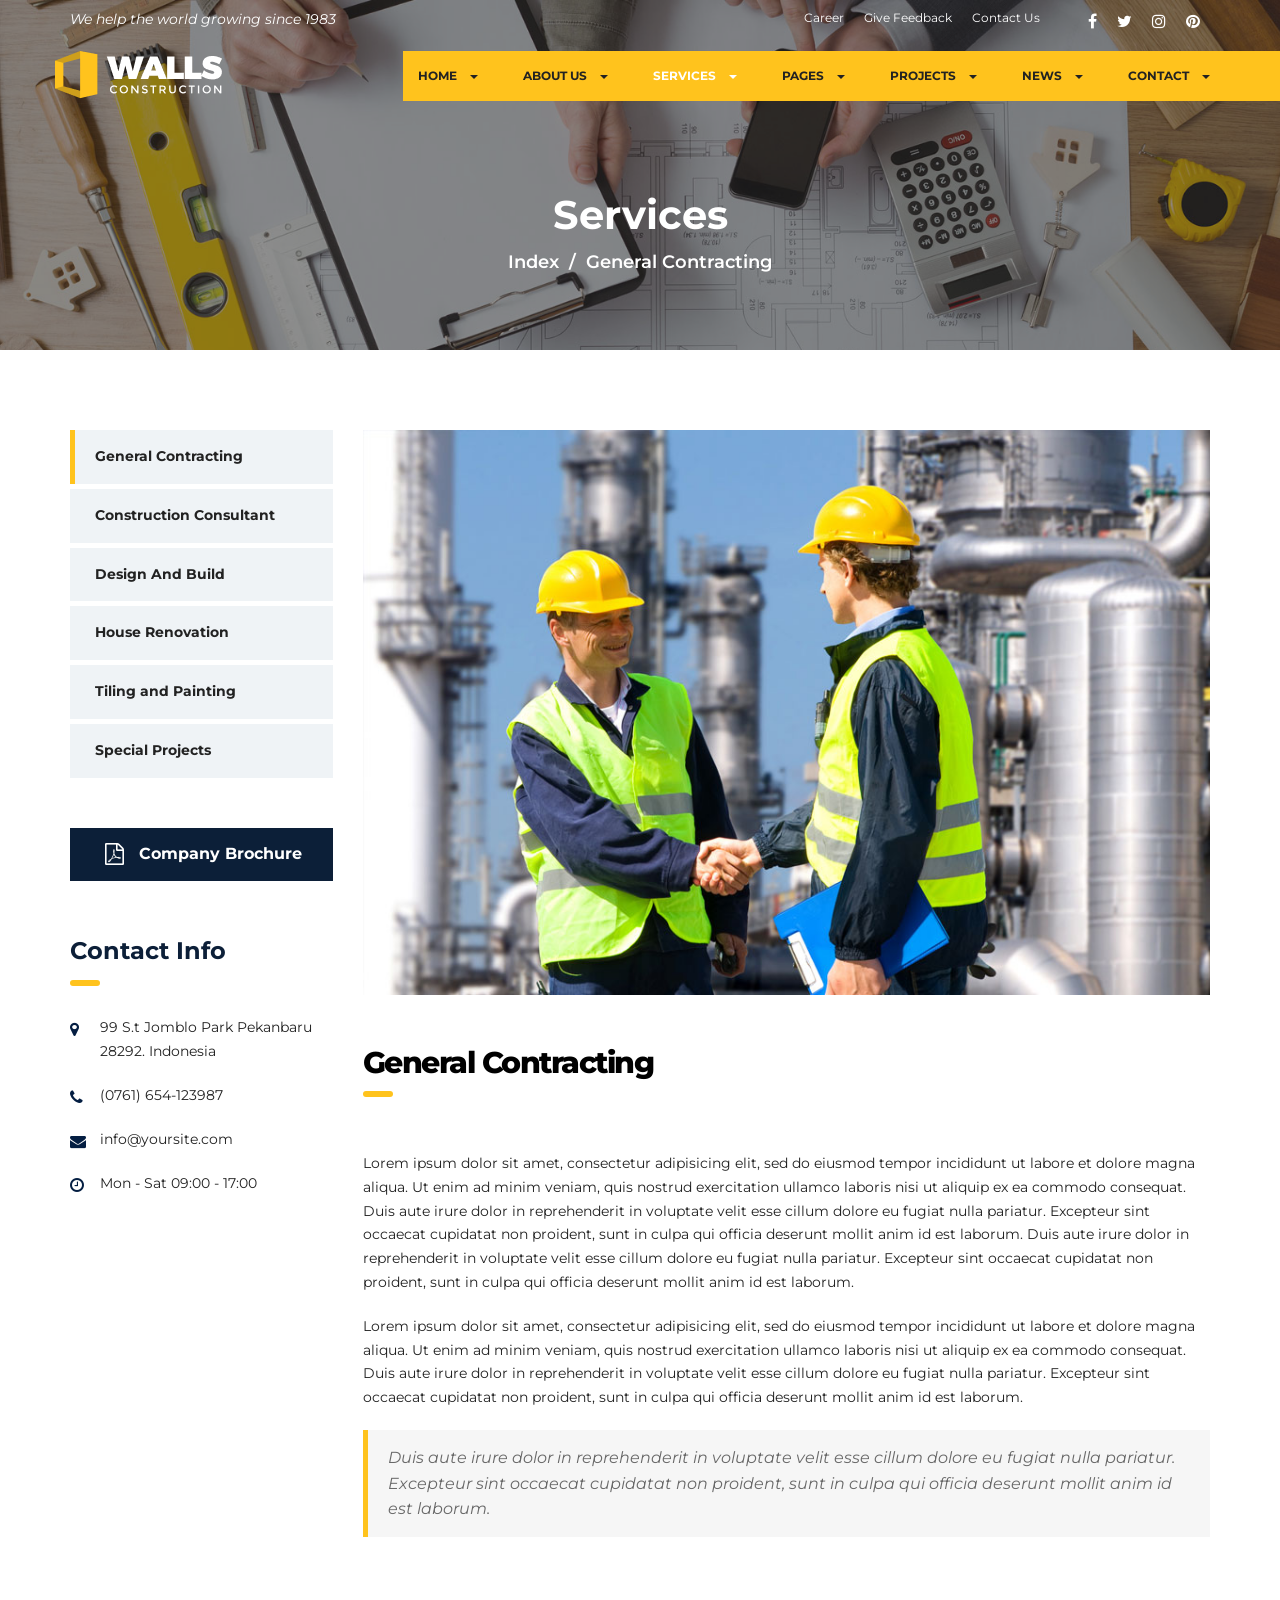
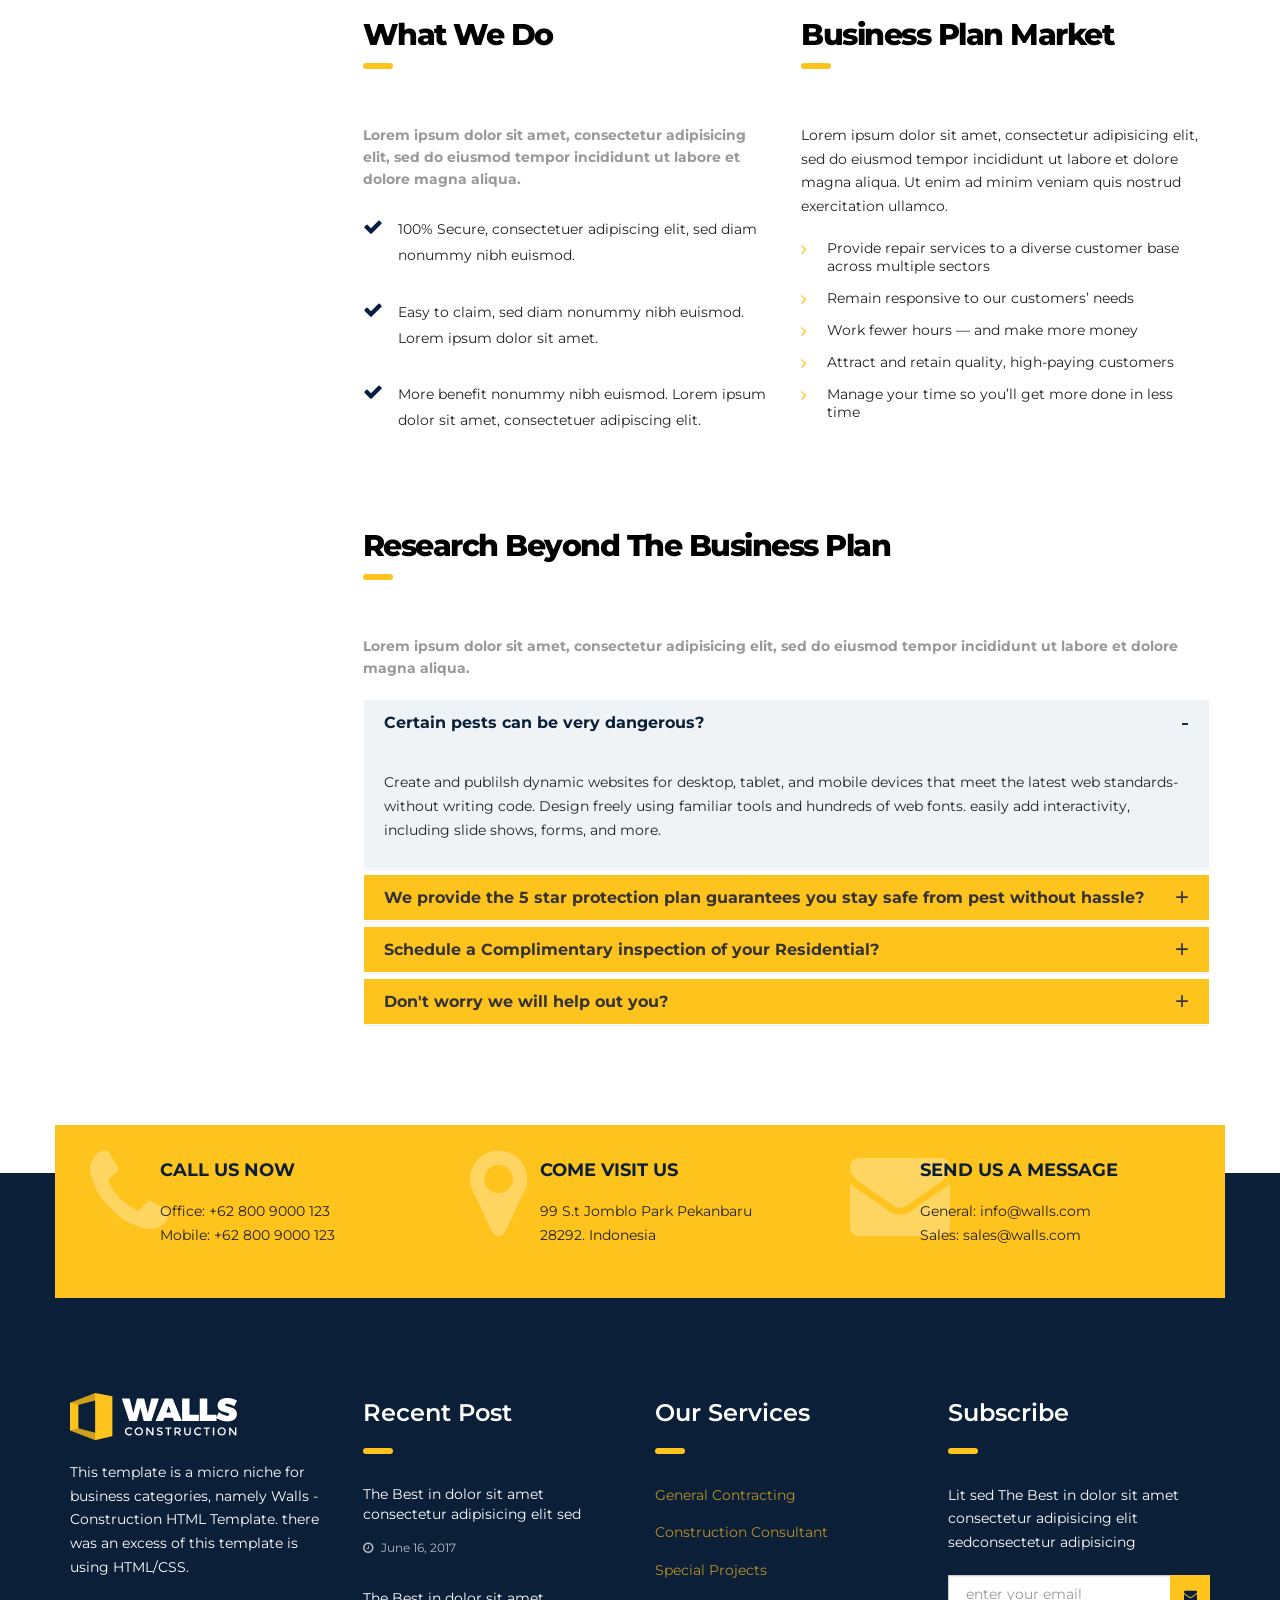
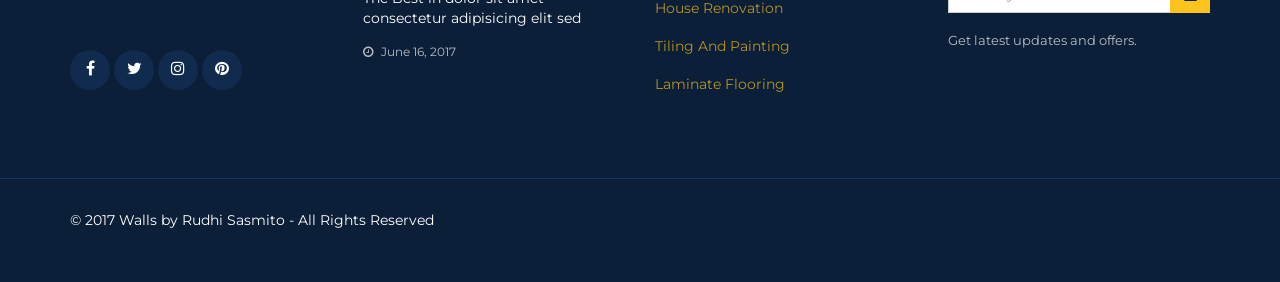
<file: services-detail.html>
<!DOCTYPE html>
<html lang="zxx">
  
<!-- Mirrored from html.rudhisasmito.com/walls/services-detail.html by HTTrack Website Copier/3.x [XR&CO'2014], Thu, 20 Jul 2023 13:41:31 GMT -->
<head>
    <!-- Basic Page Needs
    ================================================== -->
    <meta charset="utf-8">
    <!--[if IE]><meta http-equiv="x-ua-compatible" content="IE=9" /><![endif]-->
    <meta name="viewport" content="width=device-width, initial-scale=1">
    <title>Walls - Construction HTML Template</title>
    <meta name="description" content="Walls - Construction HTML Template. It is built using bootstrap 3.3.2 framework, works totally responsive, easy to customise, well commented codes and seo friendly.">
    <meta name="keywords" content="construction, industrial, development, manufacture, engineering, architecture, assembly, build, foundation, infrastructure">
    <meta name="author" content="rudhisasmito.com"> 
	
	<!-- ==============================================
	Favicons
	=============================================== -->
	<link rel="shortcut icon" href="images/favicon.ico">
	<link rel="apple-touch-icon" href="images/apple-touch-icon.png">
	<link rel="apple-touch-icon" sizes="72x72" href="images/apple-touch-icon-72x72.png">
	<link rel="apple-touch-icon" sizes="114x114" href="images/apple-touch-icon-114x114.png">
	
	<!-- ==============================================
	CSS VENDOR
	=============================================== -->
	<link rel="stylesheet" type="text/css" href="css/vendor/bootstrap.min.css" />
	<link rel="stylesheet" type="text/css" href="css/vendor/font-awesome.min.css">
	<link rel="stylesheet" type="text/css" href="css/vendor/owl.carousel.min.css">
	<link rel="stylesheet" type="text/css" href="css/vendor/owl.theme.default.min.css">
	<link rel="stylesheet" type="text/css" href="css/vendor/magnific-popup.css">
	
	<!-- ==============================================
	Custom Stylesheet
	=============================================== -->
	<link rel="stylesheet" type="text/css" href="css/style.css" />
	
    <script type="text/javascript" src="js/vendor/modernizr.min.js"></script>

</head>

<body>

	<!-- Load page -->
	<div class="animationload">
		<div class="loader"></div>
	</div>
	
	<!-- BACK TO TOP SECTION -->
	<a href="#0" class="cd-top cd-is-visible cd-fade-out">Top</a>

	<!-- HEADER -->
    <div class="header header-1">
    	<!-- TOPBAR -->
		<div class="topbar">
			<div class="container">
				<div class="row">
					<div class="col-sm-5 col-md-6">
						<div class="topbar-left">
							<div class="welcome-text">
							We help the world growing since 1983
							</div>
						</div>
					</div>
					<div class="col-sm-7 col-md-6">
						<div class="topbar-right">
							<ul class="topbar-menu">
								<li><a href="career.html" title="Career">Career</a></li>
								<li><a href="contact-feedback.html" title="Give Feedback">Give Feedback</a></li>
								<li><a href="Contact.html" title="Contact Us">Contact Us</a></li>
							</ul>
							<ul class="topbar-sosmed">
							<li>
								<a href="#"><i class="fa fa-facebook"></i></a>
							</li>
							<li>
								<a href="#"><i class="fa fa-twitter"></i></a>
							</li>
							<li>
								<a href="#"><i class="fa fa-instagram"></i></a>
							</li>
							<li>
								<a href="#"><i class="fa fa-pinterest"></i></a>
							</li>
							</ul>
						</div>
					</div>
				</div>
			</div>
		</div>

		<!-- NAVBAR SECTION -->
		<div class="navbar navbar-main">
		
			<div class="container container-nav">
				<div class="row">
						
					<div class="navbar-header">
						<button type="button" class="navbar-toggle" data-toggle="collapse" data-target=".navbar-collapse">
							<span class="icon-bar"></span>
							<span class="icon-bar"></span>
							<span class="icon-bar"></span>
						</button>
						
					</div>

					<a class="navbar-brand" href="index.html">
						<img src="images/logo.png" alt="" />
						<img src="images/logo-stiky.png" alt="" class="logo-stiky" />
					</a>

					<nav class="navbar-collapse collapse">
						<ul class="nav navbar-nav navbar-right">
							<li class="dropdown">
							  <a href="#" class="dropdown-toggle" data-toggle="dropdown" data-hover="dropdown" role="button" aria-haspopup="true" aria-expanded="false">HOME <span class="caret"></span></a>
							  <ul class="dropdown-menu">
								<li><a href="index.html">HOMEPAGE 1</a></li>
								<li><a href="index-2.html">HOMEPAGE 2</a></li>
								<li><a href="index-3.html">HOMEPAGE 3</a></li>
							  </ul>
							</li>
							<li class="dropdown">
							  <a href="#" class="dropdown-toggle" data-toggle="dropdown" data-hover="dropdown" role="button" aria-haspopup="true" aria-expanded="false">ABOUT US <span class="caret"></span></a>
							  <ul class="dropdown-menu">
								<li><a href="about-company.html">OUR COMPANY</a></li>
								<li><a href="about-history.html">COMPANY HISTORY</a></li>
								<li><a href="about-team.html">OUR TEAM</a></li>
								<li><a href="about-partners.html">OUR PARTNERS</a></li>
							  </ul>
							</li>
							<li class="dropdown active">
							  <a href="#" class="dropdown-toggle" data-toggle="dropdown" data-hover="dropdown" role="button" aria-haspopup="true" aria-expanded="false">SERVICES <span class="caret"></span></a>
							  <ul class="dropdown-menu">
								<li><a href="services.html">GENERAL CONTRACTING</a></li>
								<li><a href="services-2.html">CONSTRUCTION CONSULTANT</a></li>
								<li><a href="services-2.html">DESIGN AND BUILD</a></li>
								<li><a href="services-2.html">HOUSE RENOVATIOn</a></li>
								<li><a href="services-2.html">TILING AND PAINTING</a></li>
								<li><a href="services-2.html">SPECIAL PROJECTS</a></li>
								<li><a href="services-detail.html">SERVICES DETAIL</a></li>
							  </ul>
							</li>
							<li class="dropdown">
							  <a href="#" class="dropdown-toggle" data-toggle="dropdown" data-hover="dropdown" role="button" aria-haspopup="true" aria-expanded="false">PAGES <span class="caret"></span></a>
							  <ul class="dropdown-menu">
								<li><a href="faq.html">FAQ</a></li>
								<li><a href="pricing-table.html">PRICING TABLE</a></li>
								<li><a href="404page.html">404 PAGE</a></li>
								<li><a href="career.html">CAREER</a></li>
							  </ul>
							</li>
							<li class="dropdown">
							  <a href="#" class="dropdown-toggle" data-toggle="dropdown" data-hover="dropdown" role="button" aria-haspopup="true" aria-expanded="false">PROJECTS <span class="caret"></span></a>
							  <ul class="dropdown-menu">
								<li><a href="project-grid.html">GRID LAYOUT</a></li>
								<li><a href="project-detail.html">SINGLE PROJECT</a></li>
							  </ul>
							</li>
							<li class="dropdown">
							  <a href="#" class="dropdown-toggle" data-toggle="dropdown" data-hover="dropdown" role="button" aria-haspopup="true" aria-expanded="false">NEWS <span class="caret"></span></a>
							  <ul class="dropdown-menu">
								<li><a href="news-grid.html">GRID BAR</a></li>
								<li><a href="news-sidebar.html">SIDEBAR</a></li>
								<li><a href="news-detail.html">SINGLE NEWS</a></li>
							  </ul>
							</li>
							<li class="dropdown">
							  <a href="#" class="dropdown-toggle" data-toggle="dropdown" data-hover="dropdown" role="button" aria-haspopup="true" aria-expanded="false">CONTACT <span class="caret"></span></a>
							  <ul class="dropdown-menu">
								<li><a href="contact-2.html">CONTACT US</a></li>
								<li><a href="contact-quote.html">GET A QUOTE</a></li>
							  </ul>
							</li>

						</ul>

					</nav>
						
				</div>
			</div>
	    </div>

    </div>
 
	<!-- BANNER -->
	<div class="section banner-page">
		<div class="container">
			<div class="row">
				<div class="col-sm-12 col-md-12">
					<div class="title-page">Services</div>
					<ol class="breadcrumb">
						<li><a href="index.html">Index</a></li>
						<li class="active">General Contracting</li>
					</ol>
				</div>
			</div>
		</div>
	</div>

	<!-- Services -->
	<div class="section">
		<div class="container">
			<div class="row">
				<div class="col-sm-3 col-md-3">
					<div class="widget categories">
						<ul class="category-nav">
							<li class="active"><a href="services.html">General Contracting</a></li>
							<li><a href="services-2.html">Construction Consultant</a></li>
							<li><a href="services-2.html">Design And Build</a></li>
							<li><a href="services-2.html">House Renovation</a></li>
							<li><a href="services-2.html">Tiling and Painting</a></li>
							<li><a href="services-2.html">Special Projects</a></li>
						</ul>
					</div> 
					<div class="widget download">
						<a href="#" class="btn btn-secondary btn-block btn-sidebar"><span class="fa  fa-file-pdf-o"></span> Company Brochure</a>
					</div>
					<div class="widget contact-info-sidebar">
						<div class="widget-title">
							Contact Info
						</div>
						<ul class="list-info">
							<li>
								<div class="info-icon">
									<span class="fa fa-map-marker"></span>
								</div>
								<div class="info-text">99 S.t Jomblo Park Pekanbaru 28292. Indonesia</div> </li>
							<li>
								<div class="info-icon">
									<span class="fa fa-phone"></span>
								</div>
								<div class="info-text">(0761) 654-123987</div>
							</li>
							<li>
								<div class="info-icon">
									<span class="fa fa-envelope"></span>
								</div>
								<div class="info-text">info@yoursite.com</div>
							</li>
							<li>
								<div class="info-icon">
									<span class="fa fa-clock-o"></span>
								</div>
								<div class="info-text">Mon - Sat 09:00 - 17:00</div>
							</li>
						</ul>
					</div> 

				</div>
				<div class="col-sm-9 col-md-9">
					<div class="single-page">
						<img src="images/service-detail-1.jpg" alt="" class="img-responsive"> 
						<div class="margin-bottom-30"></div>
						<h2 class="section-heading left">
							General Contracting
						</h2>
						<p>Lorem ipsum dolor sit amet, consectetur adipisicing elit, sed do eiusmod tempor incididunt ut labore et dolore magna aliqua. Ut enim ad minim veniam, quis nostrud exercitation ullamco laboris nisi ut aliquip ex ea commodo consequat. Duis aute irure dolor in reprehenderit in voluptate velit esse cillum dolore eu fugiat nulla pariatur. Excepteur sint occaecat cupidatat non proident, sunt in culpa qui officia deserunt mollit anim id est laborum. Duis aute irure dolor in reprehenderit in voluptate velit esse cillum dolore eu fugiat nulla pariatur. Excepteur sint occaecat cupidatat non proident, sunt in culpa qui officia deserunt mollit anim id est laborum.</p>
						<p>Lorem ipsum dolor sit amet, consectetur adipisicing elit, sed do eiusmod tempor incididunt ut labore et dolore magna aliqua. Ut enim ad minim veniam, quis nostrud exercitation ullamco laboris nisi ut aliquip ex ea commodo consequat. Duis aute irure dolor in reprehenderit in voluptate velit esse cillum dolore eu fugiat nulla pariatur. Excepteur sint occaecat cupidatat non proident, sunt in culpa qui officia deserunt mollit anim id est laborum.</p>
						<blockquote>Duis aute irure dolor in reprehenderit in voluptate velit esse cillum dolore eu fugiat nulla pariatur. Excepteur sint occaecat cupidatat non proident, sunt in culpa qui officia deserunt mollit anim id est laborum.</blockquote>
						<div class="margin-bottom-50"></div>
						<div class="row">
							<div class="col-sm-6 col-md-6">
								<h2 class="section-heading left">
									What We Do
								</h2>
								<div class="section-subheading">Lorem ipsum dolor sit amet, consectetur adipisicing elit, sed do eiusmod tempor incididunt ut labore et dolore magna aliqua. </div> 
								<ul class="checklist">
									<li>100% Secure, consectetuer adipiscing elit, sed diam nonummy nibh euismod.</li>
									<li>Easy to claim, sed diam nonummy nibh euismod. Lorem ipsum dolor sit amet.</li>
									<li>More benefit nonummy nibh euismod. Lorem ipsum dolor sit amet, consectetuer adipiscing elit.</li>
								</ul>
							</div>
							<div class="col-sm-6 col-md-6">
								<h2 class="section-heading left">
									Business Plan Market
								</h2>
								<p>Lorem ipsum dolor sit amet, consectetur adipisicing elit, sed do eiusmod tempor incididunt ut labore et dolore magna aliqua. Ut enim ad minim veniam quis nostrud exercitation ullamco.</p> 
								<ul class="bull">
									<li>Provide repair services to a diverse customer base across multiple sectors</li>
									<li>Remain responsive to our customers’ needs</li>
									<li>Work fewer hours — and make more money</li>
									<li>Attract and retain quality, high-paying customers</li>
									<li>Manage your time so you’ll get more done in less time</li>
									
								</ul>
							</div>

						</div>
						<div class="margin-bottom-50"></div>
						<h2 class="section-heading left">
							Research Beyond The Business Plan
						</h2>
						<div class="section-subheading">Lorem ipsum dolor sit amet, consectetur adipisicing elit, sed do eiusmod tempor incididunt ut labore et dolore magna aliqua. </div> 
						<div class="panel-group panel-faq" id="accordion" role="tablist" aria-multiselectable="true">
						  <div class="panel panel-default active">
							<div class="panel-heading" role="tab" id="heading1">
							  <h4 class="panel-title">
								<a role="button" data-toggle="collapse" data-parent="#accordion" href="#collapse1" aria-expanded="true" aria-controls="collapse1">
								  Certain pests can be very dangerous?
								</a>
							  </h4>
							</div>
							<div id="collapse1" class="panel-collapse collapse in" role="tabpanel" aria-labelledby="heading1" aria-expanded="true">
							  <div class="panel-body">
								<p>Create and publilsh dynamic websites for desktop, tablet, and mobile devices that meet the latest web standards- without writing code. Design freely using familiar tools and hundreds of web fonts. easily add interactivity, including slide shows, forms, and more.</p>
							  </div>
							</div>
						  </div>
						  <div class="panel panel-default">
							<div class="panel-heading" role="tab" id="heading2">
							  <h4 class="panel-title">
								<a class="collapsed" role="button" data-toggle="collapse" data-parent="#accordion" href="#collapse2" aria-expanded="false" aria-controls="collapse2">
								  We provide the 5 star protection plan guarantees you stay safe from pest without hassle?
								</a>
							  </h4>
							</div>
							<div id="collapse2" class="panel-collapse collapse" role="tabpanel" aria-labelledby="heading2" aria-expanded="false" style="height: 0px;">
							  <div class="panel-body">
								<p>When you click "Buy" button you'll be directed to our web store "Themeforest". You can purchase our template there, and  you will given permission to download our templates.</p>
								<ul class="list-unstyled">
									<li><i class="fa fa-check"></i> Ready for all devices.</li>
									<li><i class="fa fa-check"></i> HTML template</li>
									<li><i class="fa fa-check"></i> Made with Bootstrap Framework.</li>
									<li><i class="fa fa-check"></i> Easy Costumizable.</li>
									<li><i class="fa fa-check"></i> Affordable Price.</li>
								</ul>
							  </div>
							</div>
						  </div>
						  <div class="panel panel-default">
							<div class="panel-heading" role="tab" id="heading3">
							  <h4 class="panel-title">
								<a class="collapsed" role="button" data-toggle="collapse" data-parent="#accordion" href="#collapse3" aria-expanded="false" aria-controls="collapse3">
								  Schedule a Complimentary inspection of your Residential?
								</a>
							  </h4>
							</div>
							<div id="collapse3" class="panel-collapse collapse" role="tabpanel" aria-labelledby="heading3" aria-expanded="false" style="height: 0px;">
							  <div class="panel-body">
								<p>Unzip the file, locate muse file and double click the file and you will directly to adobe muse. Next step you can modifications our template, you can customize color, text, font, content, logo and image  with your need using familiar tools on adobe muse without writing any code.</p>
								<p>You can't re-distribute the Item as stock, in a tool or template, or with source files. You can't re-distribute or make available the Item as-is or with superficial modifications. These things are not allowed even if the re-distribution is for Free.</p>
							  </div>
							</div>
						  </div>
						  <div class="panel panel-default">
							<div class="panel-heading" role="tab" id="heading4">
							  <h4 class="panel-title">
								<a class="collapsed" role="button" data-toggle="collapse" data-parent="#accordion" href="#collapse4" aria-expanded="false" aria-controls="collapse4">
								  Don't worry we will help out you?
								</a>
							  </h4>
							</div>
							<div id="collapse4" class="panel-collapse collapse" role="tabpanel" aria-labelledby="heading4" aria-expanded="false" style="height: 0px;">
							  <div class="panel-body">
								<p>Open muse file, on the top bar adobe muse you will see text tool. click and add web font do you want. Over 100+ typekit web font ready to use.</p>
								<p>You just need open "asset" bar on the right side adobe muse. Next right click on the image asset, then "Relink" image asset with your image fit. All image automatically change on tablet and phone too. it's fast and simple. we make your life easier.</p>
							  </div>
							</div>
						  </div>
						</div>
					 </div>
				</div>

			</div>
		</div>
	</div>	

	<!-- INFO BOX -->
	<div class="section info overlap-bottom">
		<div class="container">
			<div class="row gutter-20">
				
				<div class="col-sm-4 col-md-4">
					<!-- BOX 1 -->
					<div class="box-icon-4">
						<div class="icon"><i class="fa fa-phone"></i></div>
						<div class="body-content">
							<div class="heading">CALL US NOW</div>
							Office: +62 800 9000 123 <br>
							Mobile: +62 800 9000 123
						</div>
					</div>
				</div>
				<div class="col-sm-4 col-md-4">
					<!-- BOX 2 -->
					<div class="box-icon-4">
						<div class="icon"><i class="fa fa-map-marker"></i></div>
						<div class="body-content">
							<div class="heading">COME VISIT US</div>
							99 S.t Jomblo Park Pekanbaru 28292. Indonesia
						</div>
					</div>
				</div>
				<div class="col-sm-4 col-md-4">
					<!-- BOX 3 -->
					<div class="box-icon-4">
						<div class="icon"><i class="fa fa-envelope"></i></div>
						<div class="body-content">
							<div class="heading">SEND US A MESSAGE</div>
							General: info@walls.com<br>
							Sales: sales@walls.com
						</div>
					</div>
				</div>
				
			</div>

		</div>
	</div>
	 
	<!-- FOOTER SECTION -->
	<div class="footer">
		
		<div class="container">
			
			<div class="row">
				<div class="col-sm-3 col-md-3">
					<div class="footer-item">
						<img src="images/logo.png" alt="logo bottom" class="logo-bottom">
						<p>This template is a micro niche for business categories, namely Walls - Construction HTML Template. there was an excess of this template is using HTML/CSS.</p>
						<div class="footer-sosmed">
							<a href="#" title="">
								<div class="item">
									<i class="fa fa-facebook"></i>
								</div>
							</a>
							<a href="#" title="">
								<div class="item">
									<i class="fa fa-twitter"></i>
								</div>
							</a>
							<a href="#" title="">
								<div class="item">
									<i class="fa fa-instagram"></i>
								</div>
							</a>
							<a href="#" title="">
								<div class="item">
									<i class="fa fa-pinterest"></i>
								</div>
							</a> 
						</div>
					</div>
				</div>
				<div class="col-sm-3 col-md-3">
					<div class="footer-item">
						<div class="footer-title">
							Recent Post
						</div>
						<ul class="recent-post">
							<li><a href="#" title="">The Best in dolor sit amet consectetur adipisicing elit sed</a>
							<span class="date"><i class="fa fa-clock-o"></i> June 16, 2017</span></li><li><a href="#" title="">The Best in dolor sit amet consectetur adipisicing elit sed</a>
							<span class="date"><i class="fa fa-clock-o"></i> June 16, 2017</span></li>
						</ul>
					</div>
				</div>
				<div class="col-sm-3 col-md-3">
					<div class="footer-item">
						<div class="footer-title">
							Our Services
						</div>
						<ul class="list">
							<li><a href="#" title="">General Contracting</a></li>
							<li><a href="#" title="">Construction Consultant</a></li>
							<li><a href="#" title="">Special Projects</a></li>
							<li><a href="#" title="">House Renovation</a></li>
							<li><a href="#" title="">Tiling And Painting</a></li>
							<li><a href="#" title="">Laminate Flooring</a></li>
						</ul>
					</div>
				</div>
				<div class="col-sm-3 col-md-3">
					<div class="footer-item">
						<div class="footer-title">
							Subscribe
						</div>
						<p>Lit sed The Best in dolor sit amet consectetur adipisicing elit sedconsectetur adipisicing</p>
						<form action="#" class="footer-subscribe">
			              <input type="email" name="EMAIL" class="form-control" placeholder="enter your email">
			              <input id="p_submit" type="submit" value="send">
			              <label for="p_submit"><i class="fa fa-envelope"></i></label>
			              <p>Get latest updates and offers.</p>
			            </form>
					</div>
				</div>
			</div>
		</div>
		
		<div class="fcopy">
			<div class="container">
				<div class="row">
					<div class="col-sm-12 col-md-12">
						<p class="ftex">&copy; 2017 Walls by Rudhi Sasmito - All Rights Reserved</p> 
					</div>
				</div>
			</div>
		</div>
		
	</div>
	
	<!-- JS VENDOR -->
	<script type="text/javascript" src="js/vendor/jquery.min.js"></script>
	<script type="text/javascript" src="js/vendor/bootstrap.min.js"></script>
	<script type="text/javascript" src="js/vendor/jquery.superslides.js"></script>
	<script type="text/javascript" src="js/vendor/owl.carousel.js"></script>
	<script type="text/javascript" src="js/vendor/bootstrap-hover-dropdown.min.js"></script>
	<script type="text/javascript" src="js/vendor/jquery.magnific-popup.min.js"></script>
	<script type="text/javascript" src="js/vendor/easings.js"></script>
	<script type="text/javascript" src="js/vendor/isotope.pkgd.min.js"></script>

	<!-- sendmail -->
	<script type="text/javascript" src="js/vendor/validator.min.js"></script>
	<script type="text/javascript" src="js/vendor/form-scripts.js"></script>
	
	<script type='text/javascript' src='https://maps.google.com/maps/api/js?sensor=false&amp;ver=4.1.5'></script>

	<script type="text/javascript" src="js/script.js"></script>

		
</body>

<!-- Mirrored from html.rudhisasmito.com/walls/services-detail.html by HTTrack Website Copier/3.x [XR&CO'2014], Thu, 20 Jul 2023 13:41:39 GMT -->
</html>
</file>
<file: css/style.css>
@charset "UTF-8";
/*
Template Name: Walls - Construction HTML Template
Template URI: rudhisasmito.com/demo/walls
Author: Rudhi Sasmito
Author URI: https://www.behance.net/rudhisasmito
Version: 1.0
*/
/**
 * Table of Contents:
 *
 * 1. - NORMALIZE CSS
 * 2. - GLOBAL STYLES
 *      2.1 - General Styles
 *      2.2 - Text Color
 *      2.3 - Anchor
 *      2.4 - Heading and Paragraph
 * 
 * 3. - COMPONENTS
 *      3.1 - Preloader  
 *      3.2 - Buttons  
 *      3.3 - Box Icon 1
 *      3.4 - Box Icon 2
 *      3.5 - Box Image 1
 *      3.6 - Box Image 2
 *      3.7 - Box Image 3
 *      3.8 - BOX TESTIMONY
 *      3.9 - Box Team 2
 *      3.10 - Box Statistic
 *      3.11 - Box History
 *      3.12 - Box Partners
 *      3.13 - Panel Accordion
 *      3.14 - Faq
 *      3.15 - Pricing Table
 *      3.16 - Career Tabs
 *      3.17 - Box News
 * 4. - LOGO & NAVIGATION
 *      4.1 - Topbar 
 *      4.2 - Navbar 
 * 5. - HOME
 *      5.1 - Banner
 *      5.2 - Text Typing
 * 6. - SECTION
 *      6.1 Section - About
 *      6.2 Section - Services
 *      6.3 Section - Projects
 *      6.4 Section - News
 *      6.5 Section - Contact
 *      6.6 Section - Features
 *      6.7 Section - CTA
 *      6.8 Section - Price
 *      6.9 Section - Blog
 *      6.10 Section - Timeline
 *      6.11 Section - Testimonial
 *      6.12 Section - Clients
 *      6.13 Section - Video BG
 *      6.14 Section - Contact and Map
 * 7. - FOOTER 
 * 8. - RESPONSIVE
 * -----------------------------------------------------------------------------
 */
@import url("https://fonts.googleapis.com/css?family=Montserrat:400,700,900");

@font-face {
  font-family: 'walls-webfont';
  src: url("../fonts/walls-webfontc56b.eot?51534236");
  src: url("../fonts/walls-webfontc56b.eot?51534236#iefix") format("embedded-opentype"), url("../fonts/walls-webfontc56b.html?51534236") format("woff2"), url("../fonts/walls-webfontc56b.woff?51534236") format("woff"), url("../fonts/walls-webfontc56b.ttf?51534236") format("truetype"), url("../fonts/walls-webfontc56b.svg?51534236#walls-webfont") format("svg");
  font-weight: normal;
  font-style: normal;
}

.rsi {
  font-family: "walls-webfont";
  font-style: normal;
  font-weight: normal;
  speak: none;
  display: inline-block;
  text-decoration: inherit;
  width: 1em;
  margin-right: .2em;
  text-align: center;
  /* opacity: .8; */
  /* For safety - reset parent styles, that can break glyph codes*/
  font-variant: normal;
  text-transform: none;
  /* fix buttons height, for twitter bootstrap */
  line-height: 1em;
  /* Animation center compensation - margins should be symmetric */
  /* remove if not needed */
  margin-left: .2em;
  /* you can be more comfortable with increased icons size */
  /* font-size: 120%; */
  /* Font smoothing. That was taken from TWBS */
  -webkit-font-smoothing: antialiased;
  -moz-osx-font-smoothing: grayscale;
  /* Uncomment for 3D effect */
  /* text-shadow: 1px 1px 1px rgba(127, 127, 127, 0.3); */
}

.rsi-walls-1:before {
  content: '\e813';
}

/* 'εáÇ' */
.rsi-walls-2:before {
  content: '\e800';
}

/* 'εáÇ' */
.rsi-walls-3:before {
  content: '\e801';
}

/* 'εáÇ' */
.rsi-walls-4:before {
  content: '\e802';
}

/* 'εáÇ' */
.rsi-walls-5:before {
  content: '\e803';
}

/* 'εáÇ' */
.rsi-walls-6:before {
  content: '\e804';
}

/* 'εáÇ' */
.rsi-walls-7:before {
  content: '\e805';
}

/* 'εáÇ' */
.rsi-walls-8:before {
  content: '\e806';
}

/* 'εáÇ' */
.rsi-walls-9:before {
  content: '\e807';
}

/* 'εáÇ' */
.rsi-walls-10:before {
  content: '\e808';
}

/* 'εáÇ' */
.rsi-walls-11:before {
  content: '\e809';
}

/* 'εáÇ' */
.rsi-walls-12:before {
  content: '\e80a';
}

/* 'εáÇ' */
.rsi-walls-13:before {
  content: '\e80b';
}

/* 'εáÇ' */
.rsi-walls-14:before {
  content: '\e80c';
}

/* 'εáÇ' */
.rsi-walls-15:before {
  content: '\e80d';
}

/* 'εáÇ' */
.rsi-walls-16:before {
  content: '\e80e';
}

/* 'εáÇ' */
.rsi-walls-17:before {
  content: '\e80f';
}

/* 'εáÇ' */
.rsi-walls-18:before {
  content: '\e810';
}

/* 'εáÇ' */
.rsi-walls-19:before {
  content: '\e811';
}

/* 'εáÇ' */
.rsi-walls-20:before {
  content: '\e812';
}

/* 'εáÇ' */
.bolder {
  font-weight: 600;
}

.cfix,
.topbar:after {
  content: '';
  display: block;
  width: 100%;
  clear: both;
}

/**
 * 1. - NORMALIZE CSS
 * -----------------------------------------------------------------------------
 */
/* ==========================
NORMALIZE
============================= */
/**
 * Normalizing styles have been helped along thanks to the fine work of
 * Nicolas Gallagher and Jonathan Neal http://necolas.github.com/normalize.css/
 */
html {
  font-family: sans-serif;
  -webkit-text-size-adjust: 100%;
  -ms-text-size-adjust: 100%;
}

body {
  margin: 0;
}

article,
aside,
details,
figcaption,
figure,
footer,
header,
main,
menu,
nav,
section,
summary {
  display: block;
}

audio,
canvas,
progress,
video {
  display: inline-block;
  vertical-align: baseline;
}

audio:not([controls]) {
  display: none;
  height: 0;
}

[hidden],
template {
  display: none;
}

a {
  background-color: transparent;
}

abbr[title] {
  border-bottom: 1px dotted;
}

b,
strong {
  font-weight: 700;
}

small {
  font-size: 80%;
}

sub,
sup {
  font-size: 75%;
  line-height: 0;
  position: relative;
  vertical-align: baseline;
}

sup {
  top: -0.5em;
}

sub {
  bottom: -0.25em;
}

img {
  border: 0;
}

svg:not(:root) {
  overflow: hidden;
}

figure {
  margin: 0;
}

hr {
  -webkit-box-sizing: content-box;
  -moz-box-sizing: content-box;
  box-sizing: content-box;
}

code,
kbd,
pre,
samp {
  font-size: 1em;
}

button,
input,
optgroup,
select,
textarea {
  color: inherit;
  font: inherit;
  margin: 0;
}

select {
  text-transform: none;
}

button {
  overflow: visible;
}

button,
input,
select,
textarea {
  max-width: 100%;
}

button,
html input[type="button"],
input[type="reset"],
input[type="submit"] {
  -webkit-appearance: button;
  cursor: pointer;
}

button[disabled],
html input[disabled] {
  cursor: default;
  opacity: .5;
}

button::-moz-focus-inner,
input::-moz-focus-inner {
  border: 0;
  padding: 0;
}

input[type="checkbox"],
input[type="radio"] {
  -webkit-box-sizing: border-box;
  -moz-box-sizing: border-box;
  box-sizing: border-box;
  margin-right: 0.4375em;
  padding: 0;
}

input[type="date"]::-webkit-inner-spin-button,
input[type="date"]::-webkit-outer-spin-button,
input[type="time"]::-webkit-inner-spin-button,
input[type="time"]::-webkit-outer-spin-button,
input[type="datetime-local"]::-webkit-inner-spin-button,
input[type="datetime-local"]::-webkit-outer-spin-button,
input[type="week"]::-webkit-inner-spin-button,
input[type="week"]::-webkit-outer-spin-button,
input[type="month"]::-webkit-inner-spin-button,
input[type="month"]::-webkit-outer-spin-button,
input[type="number"]::-webkit-inner-spin-button,
input[type="number"]::-webkit-outer-spin-button {
  height: auto;
}

input[type="search"] {
  -webkit-appearance: textfield;
}

input[type="search"]::-webkit-search-cancel-button,
input[type="search"]::-webkit-search-decoration {
  -webkit-appearance: none;
}

fieldset {
  border: 1px solid #d1d1d1;
  margin: 0 0 1.75em;
  min-width: inherit;
  padding: 0.875em;
}

fieldset> :last-child {
  margin-bottom: 0;
}

legend {
  border: 0;
  padding: 0;
}

textarea {
  overflow: auto;
  vertical-align: top;
}

optgroup {
  font-weight: bold;
}

/**
 * 2. GLOBAL STYLES
 * -----------------------------------------------------------------------------
 */
/*1.1 GENERAL STYLES*/
body,
button,
input,
select,
textarea {
  color: #222222;
  font-family: "Montserrat", sans-serif;
  font-weight: 400;
  font-size: 14px;
  line-height: 1.7;
}

h1,
h2,
.banner-page .title-page,
h3,
.jumbo-heading h2,
.jumbo-heading .banner-page .title-page,
.banner-page .jumbo-heading .title-page,
h4,
.lead,
.team-2 .title,
h5,
.section-subheading,
h6 {
  clear: both;
  font-weight: 700;
  margin: 0;
  text-rendering: optimizeLegibility;
}

p {
  margin: 0 0 1.75em;
}

dfn,
cite,
em,
i {
  font-style: italic;
}

blockquote {
  border: 0 solid #1a1a1a;
  border-left-width: 4px;
  color: #686868;
  font-size: 16px;
  font-style: italic;
  line-height: 1.6;
  margin: 0 0 1.4736842105em;
  overflow: hidden;
  padding: 0 0 0 1.263157895em;
}

blockquote,
q {
  quotes: none;
}

blockquote:before,
blockquote:after,
q:before,
q:after {
  content: "";
}

blockquote p {
  margin-bottom: 1.4736842105em;
}

blockquote cite,
blockquote small {
  color: #1a1a1a;
  display: block;
  font-size: 16px;
  font-size: 1rem;
  line-height: 1.75;
}

blockquote cite:before,
blockquote small:before {
  content: "\2014\00a0";
}

blockquote em,
blockquote i,
blockquote cite {
  font-style: normal;
}

blockquote strong,
blockquote b {
  font-weight: 400;
}

blockquote> :last-child {
  margin-bottom: 0;
}

blockquote footer,
blockquote small,
blockquote .small {
  display: block;
  color: #041e42;
}

address {
  font-style: italic;
  margin: 0 0 1.75em;
}

code,
kbd,
tt,
var,
samp,
pre {
  font-family: Inconsolata, monospace;
}

pre {
  border: 1px solid #d1d1d1;
  font-size: 16px;
  font-size: 1rem;
  line-height: 1.3125;
  margin: 0 0 1.75em;
  max-width: 100%;
  overflow: auto;
  padding: 1.75em;
  white-space: pre;
  white-space: pre-wrap;
  word-wrap: break-word;
}

code {
  background-color: #d1d1d1;
  padding: 0.125em 0.25em;
}

abbr,
acronym {
  border-bottom: 1px dotted #d1d1d1;
  cursor: help;
}

mark,
ins {
  background: #007acc;
  color: #fff;
  padding: 0.125em 0.25em;
  text-decoration: none;
}

big {
  font-size: 125%;
}

html {
  -webkit-box-sizing: border-box;
  -moz-box-sizing: border-box;
  box-sizing: border-box;
}

*,
*:before,
*:after {
  /* Inherit box-sizing to make it easier to change the property for components that leverage other behavior; see http://css-tricks.com/inheriting-box-sizing-probably-slightly-better-best-practice/ */
  -webkit-box-sizing: inherit;
  -moz-box-sizing: inherit;
  box-sizing: inherit;
}

body {
  background: #ffffff;
  /* Fallback for when there is no custom background color defined. */
}

hr {
  background-color: #d1d1d1;
  border: 0;
  height: 1px;
  margin: 0 0 1.75em;
}

ul,
ol {
  margin: 0 0 1.75em 1.25em;
  padding: 0;
}

ul {
  list-style: disc;
}

ol {
  list-style: decimal;
  margin-left: 1.5em;
}

li>ul,
li>ol {
  margin-bottom: 0;
}

dl {
  margin: 0 0 1.75em;
}

dt {
  font-weight: 700;
}

dd {
  margin: 0 0 1.75em;
}

img {
  height: auto;
  /* Make sure images are scaled correctly. */
  max-width: 100%;
  /* Adhere to container width. */
  vertical-align: middle;
}

del {
  opacity: 0.8;
}

table,
th,
td {
  border: 1px solid #d1d1d1;
}

table {
  border-collapse: separate;
  border-spacing: 0;
  border-width: 1px 0 0 1px;
  margin: 0 0 1.75em;
  table-layout: fixed;
  /* Prevents HTML tables from becoming too wide */
  width: 100%;
}

caption,
th,
td {
  font-weight: normal;
  text-align: left;
}

th {
  border-width: 0 1px 1px 0;
  font-weight: 700;
}

td {
  border-width: 0 1px 1px 0;
}

th,
td {
  padding: 0.4375em;
}

/* Placeholder text color -- selectors need to be separate to work. */
::-webkit-input-placeholder {
  color: #686868;
  font-family: "Montserrat", sans-serif;
}

:-moz-placeholder {
  color: #686868;
  font-family: "Montserrat", sans-serif;
}

::-moz-placeholder {
  color: #686868;
  font-family: "Montserrat", sans-serif;
  opacity: 1;
  /* Since FF19 lowers the opacity of the placeholder by default */
}

:-ms-input-placeholder {
  color: #686868;
  font-family: "Montserrat", sans-serif;
}

html,
body {
  width: 100%;
  height: 100%;
}

i,
cite,
em,
var,
address,
dfn {
  font-style: italic;
}

.animationload {
  position: fixed;
  top: 0;
  left: 0;
  right: 0;
  bottom: 0;
  z-index: 999999;
  background-color: #fff;
}

.loader {
  position: absolute;
  top: 50%;
  left: 50%;
  margin: -100px 0 0 -100px;
  width: 200px;
  height: 200px;
  background-image: url("../images/apple-touch-icon.png");
  background-position: center;
  background-repeat: no-repeat;
}

.pos-relative {
  position: relative;
}

.navbar-brand {
  padding: 0 15px;
}

.section {
  position: relative;
}

.section>.container-fluid,
.section>.container {
  padding-top: 80px;
  padding-bottom: 80px;
}

.section.overlap {
  /*position: relative;
    	z-index: 100;
    	margin-top: -80px;
    	> .container{
    		background-color: $white;
		    padding-top: 20px;
    	}*/
}

.section.overlap-bottom {
  position: relative;
  z-index: 100;
  margin-bottom: -125px;
}

.section.overlap-bottom>.container {
  background-color: #FFC31D;
  padding-top: 20px;
  padding-bottom: 0;
}

.section.section-border>.container {
  border-bottom: 1px solid #eee;
}

.section.banner {
  padding: 0 0;
}

.section.testimony>.container,
.section.page404>.container {
  padding-top: 50px;
  padding-bottom: 0;
}

.section.cta>.container {
  padding-top: 0;
  padding-bottom: 0;
}

.section.stat-client>.container {
  padding-top: 20px;
  padding-bottom: 20px;
}

.bglight {
  background-color: #FFC31D;
}

.bg-1 {
  background-color: #FFC31D;
}

.bgwhite {
  background-color: #ffffff;
}

.colorwhite {
  color: #ffffff !important;
}

.section-heading {
  font-size: 30px;
  line-height: 1.2em;
  letter-spacing: -.05em;
  font-weight: 800;
  color: #000000;
  margin-bottom: 40px;
  padding-top: 20px;
  padding-bottom: 5px;
  position: relative;
  text-align: center;
}

.section-heading:after {
  content: '';
  display: block;
  vertical-align: bottom;
  width: 30px;
  height: 6px;
  background: #FFC31D;
  border-radius: 3px;
  margin-bottom: 10px;
  margin-top: 10px;
  margin-left: auto;
  margin-right: auto;
}

.section-heading.light:after {
  background: #ffffff;
}

.section-heading.white {
  color: #ffffff;
}

.section-heading.left {
  text-align: left;
}

.section-heading.left:after {
  margin-left: 0;
  margin-right: 0;
}

.subheading {
  margin-top: -20px;
  margin-bottom: 80px;
  width: 80%;
  margin-left: auto;
  margin-right: auto;
  color: #555555;
}

.section-subheading {
  color: #999999;
}

.section-heading-2 {
  font-size: 24px;
  font-weight: 600;
  color: #0c1f38;
}

.section-heading-3 {
  font-size: 1.714em;
  line-height: normal;
}

.no-gutter {
  margin-right: 0;
  margin-left: 0;
}

.no-gutter>[class^="col-"],
.no-gutter>[class*=" col-"],
.no-gutter[class*='col-'],
.no-gutter[class*=" col-"] {
  padding-right: 0;
  padding-left: 0;
}

/* 1.2. TEXT COLOR */
/* 1.3. ANCHOR */
a {
  color: #666666;
  text-decoration: none;
}

a:hover {
  color: #041e42;
  text-decoration: none;
}

/* 1.4. HEADING & PARAGRAPH */
p {
  margin: 0 0 20px 0;
}

h1,
h2,
.banner-page .title-page,
h3,
.jumbo-heading h2,
.jumbo-heading .banner-page .title-page,
.banner-page .jumbo-heading .title-page,
h4,
.lead,
.team-2 .title,
h5,
.section-subheading {
  font-family: "Montserrat", sans-serif;
  font-weight: 700;
  margin-top: 10px;
  margin-bottom: 20px;
}

h1 {
  font-size: 3.571em;
  line-height: normal;
}

h2,
.banner-page .title-page {
  font-size: 2.857em;
  line-height: normal;
}

h3,
.jumbo-heading h2,
.jumbo-heading .banner-page .title-page,
.banner-page .jumbo-heading .title-page {
  font-size: 1.714em;
  line-height: normal;
}

h4,
.lead,
.team-2 .title {
  font-size: 1.286em;
  line-height: normal;
}

h5,
.section-subheading {
  font-size: 14px;
  line-height: 22px;
}

h6 {
  font-size: 13px;
}

strong,
b {
  font-weight: 700;
}

.lead {
  font-family: "Montserrat", sans-serif;
  font-weight: 500;
  line-height: 1.6;
}

ol,
ul {
  list-style: initial;
  margin-left: 24px;
}

ol li,
ul li {
  margin: 8px 0;
}

.title-heading {
  color: #041e42;
  font-size: 36px;
  line-height: 50px;
}

blockquote {
  padding: 15px 20px;
  background-color: #f6f6f6;
  margin: 0 0 20px;
  border-left: 5px solid #FFC31D;
  font-style: italic;
}

.jumbo-heading {
  color: #0c1f38;
  font-size: 20px;
  position: relative;
}

.jumbo-heading h2,
.jumbo-heading .banner-page .title-page,
.banner-page .jumbo-heading .title-page {
  position: relative;
  z-index: 2;
}

.jumbo-heading .fa {
  font-size: 200px;
  position: absolute;
  top: 0;
  left: 0;
  color: #f5f5f5;
  z-index: 1;
}

ul.checklist {
  margin: 0;
}

ul.checklist li {
  list-style: none;
  margin: 10px 0 25px 35px;
}

ul.checklist li:before {
  font-family: FontAwesome;
  content: "\f00c";
  font-size: 20px;
  color: #041e42;
  margin-left: -35px;
  margin-right: 15px;
}

ul.bull {
  margin: 0 0 20px;
  list-style: none;
  padding: 0;
}

ul.bull li {
  position: relative;
  padding: 0 0 0 26px;
  margin: 0 0 14px;
  line-height: 18px;
}

ul.bull li:before {
  content: "\f105";
  font: normal normal normal 14px/1 FontAwesome;
  position: absolute;
  left: 0;
  top: 2px;
  display: inline-block;
  vertical-align: top;
  font-size: 16px;
  color: #FFC31D;
}

ul.circle {
  margin: 0 0 20px;
  list-style: none;
  padding: 0;
}

ul.circle li {
  position: relative;
  padding: 4px 0 4px 20px;
  margin: 0 0 14px;
  line-height: 22px;
}

ul.circle li:before {
  content: "\f10c";
  font: normal normal normal 14px/1 FontAwesome;
  position: absolute;
  left: 0;
  top: 10px;
  display: inline-block;
  vertical-align: top;
  font-size: 7px;
  color: #0c1f38;
}

.bgsection {
  background: url(../images/bgoverlay-1.jpg) bottom center no-repeat;
  background-attachment: fixed;
  background-size: cover;
}

.bgsection:before {
  content: '';
  position: absolute;
  top: 0;
  right: 0;
  bottom: 0;
  left: 0;
  background-color: #FFC31D;
  opacity: .9;
}

.grid-services {
  margin-top: 30px;
  margin-bottom: 30px;
}

.grid-item {
  margin-top: 30px;
  margin-bottom: 30px;
}

.margin-bottom-10 {
  margin-bottom: 10px;
}

.margin-bottom-30 {
  margin-bottom: 30px;
}

.margin-bottom-50 {
  margin-bottom: 50px;
}

.margin-bottom-70 {
  margin-bottom: 70px;
}

.margin-bottom-90 {
  margin-bottom: 90px;
}

.margin-bottom-100 {
  margin-bottom: 100px;
}

.spacer-10 {
  height: 10px;
}

.spacer-10::after {
  display: block;
  content: "";
  clear: both;
}

.spacer-30 {
  height: 30px;
}

.spacer-30::after {
  display: block;
  content: "";
  clear: both;
}

.spacer-50 {
  height: 50px;
}

.spacer-50::after {
  display: block;
  content: "";
  clear: both;
}

.spacer-70 {
  height: 70px;
}

.spacer-70::after {
  display: block;
  content: "";
  clear: both;
}

.spacer-90 {
  height: 70px;
}

.spacer-90::after {
  display: block;
  content: "";
  clear: both;
}

.banner-page {
  height: 350px;
  display: block;
  background-color: #000;
  -webkit-background-size: cover;
  -moz-background-size: cover;
  -o-background-size: cover;
  background-size: cover;
}

.banner-page .title-page {
  text-align: center;
  color: #ffffff;
  margin-bottom: 0;
}

.banner-page .breadcrumb {
  padding: 0;
  margin: 0;
  text-align: center;
  background-color: transparent;
  font-size: 18px;
  font-weight: 600;
}

.banner-page .breadcrumb>.active,
.banner-page .breadcrumb>li+li:before,
.banner-page .breadcrumb a {
  color: #ffffff;
}

.banner-page .breadcrumb>.active:hover,
.banner-page .breadcrumb>li+li:before:hover,
.banner-page .breadcrumb a:hover {
  color: #0c1f38;
}

/* 2.5. CATEGORY MENU */
.widget {
  margin-bottom: 50px;
  clear: both;
}

.widget-title {
  font-size: 24px;
  font-weight: 700;
  color: #0c1f38;
  margin-bottom: 30px;
  padding-bottom: 15px;
  position: relative;
}

.widget-title:after {
  content: '';
  display: block;
  width: 30px;
  height: 6px;
  -webkit-border-radius: 3px;
  -moz-border-radius: 3px;
  -ms-border-radius: 3px;
  border-radius: 3px;
  position: absolute;
  background-color: #FFC31D;
  left: 0;
  bottom: 0;
}

.category-nav {
  margin-left: 0;
  margin-bottom: 30px;
  padding: 0;
}

.category-nav {
  margin-left: 0;
  margin-bottom: 30px;
  padding: 0;
}

.category-nav li {
  list-style: none;
  margin: 0;
  font-weight: 700;
}

.category-nav li a {
  color: #222222;
  display: block;
  padding: 15px 20px;
  margin-bottom: 5px;
  background-color: #eff3f6;
  border-left: 5px solid transparent;
}

.category-nav li a:hover {
  border-color: #FFC31D;
}

.category-nav li.active a {
  border-color: #FFC31D;
}

.info-detail dl {
  font-size: 16px;
}

.info-detail dt {
  font-weight: 700;
}

.info-detail dd {
  margin-bottom: 20px;
}

.widget.tags a {
  display: inline-block;
  vertical-align: top;
  padding: 5px 8px 6px;
  font-size: 13px !important;
  color: rgba(34, 34, 34, 0.8);
  border: 1px solid #ccc;
  margin: 0 6px 7px 0;
  text-decoration: none !important;
  text-transform: lowercase;
  -webkit-transition: all .3s ease;
  transition: all .3s ease;
}

.widget.tags a:hover {
  background-color: #FFC31D;
  /*color: $white;*/
  border-color: #FFC31D;
}

.owl-theme .owl-dots .owl-dot.active span,
.owl-theme .owl-dots .owl-dot:hover span {
  background: #FFC31D;
}

/* ==========================
Back To Top Section
============================= */
.cd-top {
  display: inline-block;
  height: 40px;
  width: 40px;
  position: fixed;
  bottom: 50px;
  right: 10px;
  z-index: 999;
  box-shadow: 0 0 10px rgba(0, 0, 0, 0.05);
  overflow: hidden;
  text-indent: 100%;
  white-space: nowrap;
  background: #ffc31d url("../images/cd-top-arrow.svg") no-repeat center 50%;
  visibility: hidden;
  opacity: 0;
  -webkit-transition: opacity .3s 0s, visibility 0s .3s;
  -moz-transition: opacity .3s 0s, visibility 0s .3s;
  transition: opacity .3s 0s, visibility 0s .3s;
}

.cd-top.cd-is-visible,
.cd-top.cd-fade-out,
.no-touch .cd-top:hover {
  -webkit-transition: opacity .3s 0s, visibility 0s 0s;
  -moz-transition: opacity .3s 0s, visibility 0s 0s;
  transition: opacity .3s 0s, visibility 0s 0s;
}

.cd-top.cd-is-visible {
  visibility: visible;
  opacity: 1;
}

.cd-top.cd-fade-out {
  opacity: .5;
}

.cd-top:hover {
  opacity: 1;
}

.hover-img {
  background: #FFC31D;
  overflow: hidden;
  position: relative;
  display: inline-block;
  margin: 0 -1.5px;
}

.hover-img img {
  width: 100%;
  -webkit-object-fit: cover;
  -moz-object-fit: cover;
  -ms-object-fit: cover;
  object-fit: cover;
  -webkit-transition: 0.5s ease all;
  -moz-transition: 0.5s ease all;
  -ms-transition: 0.5s ease all;
  -ms-transition: 0.5s ease all;
  transition: 0.5s ease all;
}

.hover-img:hover img {
  /*opacity: 0.6;*/
  opacity: 0.6;
  -ms-filter: "progid:DXImageTransform.Microsoft.Alpha(Opacity=60)";
  filter: alpha(opacity=60);
  /*transform: scale(1.1);*/
  -webkit-transform: scale(1.1, 1.1);
  -moz-transform: scale(1.1, 1.1);
  -ms-transform: scale(1.1, 1.1);
  -o-transform: scale(1.1, 1.1);
  transform: scale(1.1, 1.1);
}

.readmore {
  display: block;
  margin-top: 20px;
  font-weight: 700;
  color: #FFC31D;
}

.readmore:hover {
  color: #FFC31D;
  text-decoration: underline;
}

/**
 * 3. - COMPONENTS
 * -----------------------------------------------------------------------------
 */
.media-anim .media,
.feature-box-8 .media {
  width: 100%;
  margin-bottom: 30px;
  position: relative;
  background-color: #FFC31D;
}

.media-anim .media img,
.feature-box-8 .media img {
  -webkit-transform: scale(1, 1);
  -ms-transform: scale(1, 1);
  transform: scale(1, 1);
  -webkit-transition: 0.4s all linear;
  transition: 0.4s all linear;
}

.media-anim:hover .media img,
.feature-box-8:hover .media img {
  opacity: 0.3;
  -ms-filter: "progid:DXImageTransform.Microsoft.Alpha(Opacity=30)";
  filter: alpha(opacity=30);
  -webkit-transform: scale(1.05, 1.05);
  -ms-transform: scale(1.05, 1.05);
  transform: scale(1.05, 1.05);
  -webkit-transition-timing-function: ease-out;
  transition-timing-function: ease-out;
  -webkit-transition-duration: 250ms;
  transition-duration: 250ms;
}

/* 2.1. PRELOADER */
.animationload {
  position: fixed;
  top: 0;
  left: 0;
  right: 0;
  bottom: 0;
  z-index: 999999;
  background-color: #fff;
}

.loader {
  position: absolute;
  top: 50%;
  left: 50%;
  margin: -100px 0 0 -100px;
  width: 200px;
  height: 200px;
  background-image: url("../images/apple-touch-icon.png");
  background-position: center;
  background-repeat: no-repeat;
}

/* 2.2. BUTTONS */
:focus {
  outline: none;
}

.btn,
.btn-primary,
.btn-secondary {
  font-size: 14px;
  color: #ffffff;
  padding: 15px 35px;
  border: 0;
  font-weight: 600;
  -webkit-border-radius: 3px;
  -moz-border-radius: 3px;
  -ms-border-radius: 3px;
  border-radius: 3px;
}

.btn-default {
  background-color: #FFC31D;
  color: #ffffff;
  padding: 15px 20px;
  border: 0;
  -webkit-border-radius: 0;
  -moz-border-radius: 0;
  -ms-border-radius: 0;
  border-radius: 0;
}

.btn-default:hover {
  background-color: #FFC31D;
}

.btn-cta {
  background-color: #0c1f38;
  color: #ffffff;
  padding: 15px 25px;
  border: 0;
  font-weight: 600;
  letter-spacing: 1px;
  -webkit-border-radius: 0;
  -moz-border-radius: 0;
  -ms-border-radius: 0;
  border-radius: 0;
}

.btn-cta:hover {
  background-color: #03080e;
  color: #ffffff;
}

.navbar-main .btn-orange-cta:hover {
  background-color: #FFC31D;
  color: #ffffff;
}

.btn-primary {
  background-color: #FFC31D;
  color: #000000;
}

.btn-primary:hover {
  background-color: #e9ab00;
  color: #000000;
}

.btn-secondary {
  background-color: #0c1f38;
}

.btn-secondary:hover {
  background-color: #081627;
  color: #ffffff;
}

.btn-primary.disabled {
  background-color: #FFC31D;
  border-color: #FFC31D;
}

.btn-primary.disabled:hover {
  background-color: #e9ab00;
  color: #000000;
}

.btn-secondary.disabled {
  background-color: #0c1f38;
  border-color: #0c1f38;
}

.btn-secondary.disabled:hover {
  background-color: #081627;
  color: #ffffff;
}

.pagination {
  clear: both;
  text-align: left;
  margin-top: 20px;
}

.pagination>li {
  -webkit-border-radius: 0px;
  -moz-border-radius: 0px;
  -ms-border-radius: 0px;
  border-radius: 0px;
}

.pagination>li>a {
  padding: 15px 20px;
  margin-right: 5px;
  margin-bottom: 5px;
  color: #666666;
  display: inline-block;
  border-color: transparent;
  background: #eee;
  border: 0;
}

.pagination>li>a:hover,
.pagination>li>a.active {
  background: #FFC31D;
  color: #222222;
}

.pagination>li:first-child>a,
.pagination>li:first-child>span {
  border-top-left-radius: 0;
  border-bottom-left-radius: 0;
}

.pagination>li:last-child>a,
.pagination>li:last-child>span {
  border-top-right-radius: 0;
  border-bottom-right-radius: 0;
}

.pagination>.active>a {
  background: #FFC31D;
  color: #222222;
}

.pagination>.active>a,
.pagination>.active>span,
.pagination>.active>a:hover,
.pagination>.active>span:hover,
.pagination>.active>a:focus,
.pagination>.active>span:focus {
  background: #FFC31D;
  color: #222222;
}

.btn-sidebar {
  border-radius: 0;
  text-align: left;
  font-size: 16px;
  font-weight: 700;
}

.btn-sidebar .fa {
  margin-right: 10px;
  font-size: 1.4em;
  vertical-align: middle;
}

/* 2.3. BOX ICON 1 */
.box-icon-1 {
  margin-bottom: 20px;
}

.box-icon-1 .icon {
  display: inline-block;
  color: #0c1f38;
  font-size: 36px;
  line-height: 43px;
  float: left;
}

.box-icon-1 .body-content {
  margin-left: 55px;
  color: #FFC31D;
  font-weight: 700;
}

.box-icon-1 .body-content .heading {
  color: #666666;
  font-weight: 400;
}

/* 2.4. BOX ICON 2 */
.box-icon-2 {
  margin-bottom: 40px;
  padding: 30px 30px 60px 30px;
  background-color: #eff3f6;
  border: 1px solid #dcdde1;
  min-height: 250px;
}

.box-icon-2 .icon {
  display: inline-block;
  color: #9a9a9a;
  font-size: 36px;
  line-height: 43px;
  margin-bottom: 20px;
}

.box-icon-2 .body-content {
  color: #222222;
}

.box-icon-2 .body-content .heading {
  color: #FFC31D;
  font-size: 18px;
  margin-bottom: 15px;
  text-transform: uppercase;
  font-weight: 700;
}

.box-icon-2:hover {
  background-color: #0c1f38;
}

.box-icon-2:hover .icon,
.box-icon-2:hover .body-content {
  color: #ffffff;
}

/* 2.4. BOX ICON 3 */
.box-icon-3 {
  padding: 50px 30px 60px 30px;
  border: 1px solid #dcdde1;
  text-align: center;
  position: relative;
  background-color: #eff3f6;
  min-height: 300px;
}

.box-icon-3 .icon {
  display: inline-block;
  color: #FFC31D;
  font-size: 50px;
  line-height: 43px;
  margin-bottom: 40px;
}

.box-icon-3 .body-content {
  color: #222222;
}

.box-icon-3 .body-content .heading {
  color: #FFC31D;
  margin-bottom: 15px;
  text-transform: uppercase;
  font-weight: 700;
  letter-spacing: .2px;
}

.box-icon-3 .body-content .readmore {
  display: block;
  margin-top: 20px;
  font-weight: 700;
  -webkit-transform: translate3d(0px, 25px, 0px);
  transform: translate3d(0px, 25px, 0px);
  -webkit-transition: all 0.4s ease 0s !important;
  transition: all 0.4s ease 0s !important;
  opacity: 0;
  color: #FFC31D;
}

.box-icon-3:hover {
  background-color: #0c1f38;
  -webkit-box-shadow: 0 10px 18px #eee;
  -moz-box-shadow: 0 10px 18px #eee;
  box-shadow: 0 10px 18px #eee;
}

.box-icon-3:hover .icon {
  color: #ffffff;
}

.box-icon-3:hover .body-content {
  color: #ffffff;
}

.box-icon-3:hover .body-content .readmore {
  opacity: 1;
  -webkit-transform: translate3d(0px, 0px, 0px);
  transform: translate3d(0px, 0px, 0px);
}

.box-icon-3 .line-t {
  position: absolute;
  top: 0;
  left: 0;
  right: 0;
}

.box-icon-3 .line-t:before {
  content: '';
  width: 2px;
  height: 2px;
  display: block;
  position: absolute;
  top: -1px;
  left: -1px;
  background-color: #FFC31D;
}

.box-icon-3 .line-t:after {
  content: '';
  width: 2px;
  height: 2px;
  display: block;
  position: absolute;
  top: -1px;
  right: -1px;
  background-color: #FFC31D;
}

.box-icon-3 .line-b {
  position: absolute;
  bottom: 0;
  left: 0;
  right: 0;
}

.box-icon-3 .line-b:before {
  content: '';
  width: 2px;
  height: 2px;
  display: block;
  position: absolute;
  bottom: -1px;
  left: -1px;
  background-color: #FFC31D;
}

.box-icon-3 .line-b:after {
  content: '';
  width: 2px;
  height: 2px;
  display: block;
  position: absolute;
  bottom: -1px;
  right: -1px;
  background-color: #FFC31D;
}

/* 2.5. BOX ICON 4 */
.box-icon-4 {
  margin-bottom: 20px;
  padding: 10px 30px 30px 70px;
  min-height: 120px;
  position: relative;
  overflow: hidden;
  /*&:hover{
  	background-color: $color_2;
  	.icon{
  		right: 0;
  	}
  	.body-content{
  		color: $white;
  	}
  }*/
}

.box-icon-4 .icon {
  display: inline-block;
  color: rgba(255, 255, 255, 0.3);
  font-size: 100px;
  position: absolute;
  left: 0;
  bottom: 0;
  -webkit-transition: all .3s ease;
  -moz-transition: all .3s ease;
  -ms-transition: all .3s ease;
  -o-transition: all .3s ease;
  transition: all .3s ease;
}

.box-icon-4 .body-content {
  color: #222222;
  position: relative;
  z-index: 1;
}

.box-icon-4 .body-content .heading {
  color: #0c1f38;
  font-size: 18px;
  margin-bottom: 15px;
  text-transform: uppercase;
  font-weight: 700;
}

.box-icon-5 {
  text-align: left;
  margin-bottom: 60px;
}

.box-icon-5 .icon {
  font-size: 40px;
  min-height: 65px;
  color: rgba(12, 31, 56, 0.4);
  float: left;
  display: inline-block;
}

.box-icon-5 .icon .rsi {
  font-size: 80px;
}

.box-icon-5 .body-content {
  margin-left: 120px;
}

.box-icon-5 .title {
  margin-bottom: 15px;
  color: #000;
  clear: none;
}

.box-icon-5 .title:after {
  content: '';
  height: 2px;
  width: 30px;
  display: block;
  margin: 7% 0;
  background: #e6af2a;
}

.box-icon-5 .text {
  color: #626262;
}

.box-icon-5:hover .icon {
  color: #FFC31D;
}

.box-icon-5.layout-2 {
  text-align: center;
}

.box-icon-5.layout-2 .icon {
  float: none;
  display: block;
}

.box-icon-5.layout-2 .body-content {
  margin-left: 0;
}

.box-icon-5.layout-2 .title:after {
  margin: 7% auto;
}

/* 2.5. BOX ICON 6 **/
.box-icon-6 {
  text-align: left;
  display: -webkit-box;
  display: -moz-box;
  display: -ms-flexbox;
  display: -webkit-flex;
  display: flex;
  -webkit-flex-flow: row wrap;
  flex-flow: row wrap;
  min-height: 200px;
  padding: 30px;
}

.box-icon-6 .icon {
  font-size: 35px;
  min-height: 65px;
  color: #FFC31D;
  width: 65px;
  max-width: 65px;
  line-height: 1.2;
}

.box-icon-6 .infobox {
  flex: 1;
}

.box-icon-6 .title {
  margin-bottom: 15px;
  font-size: 20px;
  color: #000;
  margin-top: 0;
}

.box-icon-6 .text {
  color: #626262;
}

.box-icon-6.layout-2 {
  padding: 30px 0;
  min-height: auto;
}

.box-icon-6.layout-2 .icon {
  font-size: 35px;
  width: 65px;
  height: 65px;
  color: #FFC31D;
  border: 1px solid #ccc;
  text-align: center;
  -webkit-border-radius: 50%;
  -moz-border-radius: 50%;
  -ms-border-radius: 50%;
  border-radius: 50%;
  padding-top: 10px;
  margin-right: 20px;
}

/* 2.5. BOX IMAGE 1 */
.box-image-1 {
  position: relative;
  margin-bottom: 30px;
}

.box-image-1 .image {
  overflow: hidden;
  background-color: #000;
}

.box-image-1 .image img {
  opacity: .9;
  max-width: 100%;
  -webkit-transform: scale(1, 1);
  -ms-transform: scale(1, 1);
  transform: scale(1, 1);
  -webkit-transition-timing-function: ease-in;
  transition-timing-function: ease-in;
  -webkit-transition-duration: 250ms;
  transition-duration: 250ms;
  -webkit-transition: 0.1s all linear;
  transition: 0.1s all linear;
}

.box-image-1:hover .image img {
  opacity: .4;
  -webkit-transform: scale(1.1, 1.1);
  -ms-transform: scale(1.1, 1.1);
  transform: scale(1.1, 1.1);
  box-shadow: none;
  -webkit-transition-timing-function: ease-out;
  transition-timing-function: ease-out;
  -webkit-transition-duration: 250ms;
  transition-duration: 250ms;
}

.box-image-1 .description {
  position: absolute;
  left: 40px;
  bottom: 40px;
}

.box-image-1 .blok-title {
  color: #ffffff;
  font-size: 24px;
  font-weight: 400;
}

/* 2.6. BOX IMAGE 2 */
.box-image-2 .image img {
  width: 100%;
}

.box-image-2 .blok-title {
  color: #FFC31D;
  font-size: 24px;
  font-weight: 400;
  margin-top: 30px;
  margin-bottom: 20px;
}

/* 2.7. BOX IMAGE 4 */
.box-image-4 {
  position: relative;
  margin-bottom: 30px;
}

.box-image-4 .media {
  overflow: hidden;
  background-color: #FFC31D;
  position: relative;
}

.box-image-4 .media img {
  opacity: 1;
  max-width: 100%;
  -webkit-transform: scale(1, 1);
  -ms-transform: scale(1, 1);
  transform: scale(1, 1);
  -webkit-transition-timing-function: ease-in;
  transition-timing-function: ease-in;
  -webkit-transition-duration: 250ms;
  transition-duration: 250ms;
  -webkit-transition: 0.1s all linear;
  transition: 0.1s all linear;
}

.box-image-4 .body {
  position: absolute;
  top: 50%;
  left: 50%;
  -webkit-transform: translate(-50%, -50%);
  -ms-transform: translate(-50%, -50%);
  transform: translate(-50%, -50%);
  height: -webkit-calc(100% - 20px);
  height: calc(100% - 20px);
  width: -webkit-calc(100% - 20px);
  width: calc(100% - 20px);
  background-color: rgba(255, 195, 29, 0.4);
  border: solid 10px #0c1f38;
  opacity: 0;
  -webkit-transition: opacity .2s ease-in-out;
  transition: opacity .2s ease-in-out;
}

.box-image-4 .body .content {
  position: absolute;
  width: 80%;
  top: 50%;
  left: 50%;
  -webkit-transform: translate(-50%, -50%);
  -ms-transform: translate(-50%, -50%);
  transform: translate(-50%, -50%);
  text-align: center;
}

.box-image-4 .title {
  color: #ffffff;
  font-size: 18px;
  margin-top: 20px;
  margin-bottom: 10px;
}

.box-image-4 .category {
  color: #ffffff;
}

.box-image-4:hover .media img {
  -webkit-transform: scale(1.1, 1.1);
  -ms-transform: scale(1.1, 1.1);
  transform: scale(1.1, 1.1);
  box-shadow: none;
  -webkit-transition-timing-function: ease-out;
  transition-timing-function: ease-out;
  -webkit-transition-duration: 250ms;
  transition-duration: 250ms;
}

.box-image-4:hover .body {
  opacity: 1;
}

.box-image-4:hover .title {
  -webkit-transform: translateY(0);
  -ms-transform: translateY(0);
  transform: translateY(0);
}

/* 2.7. BOX IMAGE 3 */
.box-image-3 {
  position: relative;
  margin-bottom: 40px;
}

.box-image-3 .image {
  overflow: hidden;
  background-color: #FFC31D;
  position: relative;
}

.box-image-3 .image:before {
  content: '';
  position: absolute;
  background: url(../images/link.html) center top no-repeat;
  top: 40%;
  left: 50%;
  -webkit-transform: translate(-50%, -50%);
  -ms-transform: translate(-50%, -50%);
  transform: translate(-50%, -50%);
  width: 50px;
  height: 50px;
  text-align: center;
  z-index: 9;
  color: #ffffff;
  font-size: 30px;
  filter: alpha(opacity=0);
  opacity: 0;
  -webkit-transition: all ease .25s;
  transition: all ease .25s;
}

.box-image-3 .image img {
  opacity: 1;
  max-width: 100%;
  -webkit-transform: scale(1, 1);
  -ms-transform: scale(1, 1);
  transform: scale(1, 1);
  -webkit-transition-timing-function: ease-in;
  transition-timing-function: ease-in;
  -webkit-transition-duration: 250ms;
  transition-duration: 250ms;
  -webkit-transition: 0.1s all linear;
  transition: 0.1s all linear;
}

.box-image-3:hover .image img {
  opacity: .2;
  -webkit-transform: scale(1.1, 1.1);
  -ms-transform: scale(1.1, 1.1);
  transform: scale(1.1, 1.1);
  -webkit-transition-timing-function: ease-out;
  transition-timing-function: ease-out;
  -webkit-transition-duration: 250ms;
  transition-duration: 250ms;
}

.box-image-3:hover .image:before {
  top: 50%;
  filter: alpha(opacity=1);
  opacity: 100;
}

.box-image-3 .blok-title {
  text-align: center;
  color: #666666;
  font-size: 18px;
  margin-top: 20px;
  margin-bottom: 20px;
}

.box-image-3:hover .blok-title {
  color: #FFC31D;
}

/* 2.8. BOX IMAGE 5 **/
.team-2 {
  position: relative;
  margin-bottom: 30px;
  text-align: left;
}

.team-2 .media {
  display: block;
  position: relative;
  background-color: rgba(255, 195, 29, 0);
  overflow: hidden;
  margin-bottom: 20px;
  position: relative;
}

.team-2 .media .social-icon {
  display: flex;
  justify-content: center;
  position: absolute;
  bottom: 0;
  opacity: 0;
  -ms-filter: "progid:DXImageTransform.Microsoft.Alpha(Opacity=0)";
  filter: alpha(opacity=0);
  width: 100%;
  margin-left: 0;
  -webkit-transition: all 0.3s ease;
  -moz-transition: all 0.3s ease;
  -ms-transition: all 0.3s ease;
  -o-transition: all 0.3s ease;
  transition: all 0.3s ease;
}

.team-2 .media .social-icon li {
  line-height: 2.2;
}

.team-2 .media .social-icon li a {
  -webkit-border-radius: 50%;
  -moz-border-radius: 50%;
  -ms-border-radius: 50%;
  border-radius: 50%;
  background-color: #ffffff;
}

.team-2 .media .social-icon li a:hover {
  color: #FFC31D;
}

.team-2 .media img {
  -webkit-transform: scale(1, 1);
  -ms-transform: scale(1, 1);
  transform: scale(1, 1);
  -webkit-transition: 0.4s all linear;
  transition: 0.4s all linear;
}

.team-2:hover .media {
  background-color: rgba(255, 195, 29, 0.9);
}

.team-2:hover .media img {
  opacity: 0.2;
  -ms-filter: "progid:DXImageTransform.Microsoft.Alpha(Opacity=20)";
  filter: alpha(opacity=20);
  -webkit-transform: scale(1.05, 1.05);
  -ms-transform: scale(1.05, 1.05);
  transform: scale(1.05, 1.05);
  -webkit-transition-timing-function: ease-out;
  transition-timing-function: ease-out;
  -webkit-transition-duration: 250ms;
  transition-duration: 250ms;
}

.team-2:hover .media .social-icon {
  bottom: 40px;
  opacity: 1;
  -ms-filter: "progid:DXImageTransform.Microsoft.Alpha(Opacity=100)";
  filter: alpha(opacity=100);
}

.team-2 .body {
  overflow: hidden;
  color: #222222;
}

.team-2 .title {
  margin-bottom: 0;
}

.team-2 .position {
  color: #FFC31D;
  font-size: 13px;
}

/* 2.8. BOX IMAGE 4 **/
.feature-box-8 {
  position: relative;
  padding-bottom: 40px;
}

.feature-box-8 .media {
  width: 100%;
  margin-bottom: 30px;
}

.feature-box-8 .body {
  position: relative;
}

.feature-box-8 .body .title {
  color: #222222;
  margin-bottom: 10px;
  text-transform: uppercase;
  font-weight: 700;
  letter-spacing: .2px;
  display: inline-block;
}

.feature-box-8.light .body {
  color: #ffffff;
}

.feature-box-8.light .body .title {
  color: #ffffff;
}

/* 2.8. BOX IMAGE 5 **/
.feature-box-7 {
  position: relative;
  overflow: hidden;
  margin-bottom: 30px;
}

.feature-box-7 .media {
  width: 100%;
}

.feature-box-7 .body {
  position: absolute;
  left: 0;
  right: 0;
  bottom: 0;
  background: rgba(34, 34, 34, 0.8);
  padding: 20px;
  height: 60%;
  -webkit-transition: all 0.3s ease;
  -moz-transition: all 0.3s ease;
  -ms-transition: all 0.3s ease;
  -o-transition: all 0.3s ease;
  transition: all 0.3s ease;
  -webkit-transform: translateY(65%);
  transform: translateY(65%);
}

.feature-box-7 .body .info-box .text {
  color: #fff;
}

.feature-box-7 .body .info-box .title {
  color: #fff;
  font-size: 16px;
  font-weight: 700;
  margin-bottom: 24px;
  line-height: 2;
}

.feature-box-7 .body .info-box .title:after {
  content: '';
  height: 2px;
  width: 30px;
  display: block;
  margin: 7% 0;
  background: #fde428;
  -webkit-transform-origin: left top;
  -moz-transform-origin: left top;
  -ms-transform-origin: left top;
  -o-transform-origin: left top;
  transform-origin: left top;
  -webkit-transform: scale(0, 1);
  -moz-transform: scale(0, 1);
  -ms-transform: scale(0, 1);
  -o-transform: scale(0, 1);
  transform: scale(0, 1);
  -webkit-transition: transform 0.4s cubic-bezier(1, 0, 0, 1);
  -moz-transition: transform 0.4s cubic-bezier(1, 0, 0, 1);
  -o-transition: transform 0.4s cubic-bezier(1, 0, 0, 1);
  transition: transform 0.4s cubic-bezier(1, 0, 0, 1);
}

.feature-box-7:hover .body {
  transform: translateY(0%);
}

.feature-box-7:hover .body .title:after {
  -webkit-transform: scale(1, 1);
  -moz-transform: scale(1, 1);
  -ms-transform: scale(1, 1);
  -o-transform: scale(1, 1);
  transform: scale(1, 1);
}

/* 2.8. BOX TESTIMONY */
.box-testimony {
  position: relative;
  box-sizing: border-box;
}

.box-testimony:before {
  content: "\f10e";
  color: #000000;
  font-family: FontAwesome;
  font-size: 60px;
  float: left;
  line-height: initial;
}

.box-testimony .quote-box {
  margin-left: 80px;
}

.box-testimony .quote-box blockquote {
  font-size: 18px;
  line-height: 32px;
  font-weight: 600;
  padding: 0;
  background-color: transparent;
  margin: 0;
  border-left: 0;
  font-style: italic;
}

.box-testimony .quote-box .quote-name {
  margin-top: 30px;
  font-size: 24px;
  line-height: 34px;
  font-weight: 700;
  color: #FFC31D;
}

.box-testimony .quote-box .quote-name span {
  font-size: 12px;
  font-style: italic;
  color: #222222;
  font-weight: normal;
  display: block;
}

/* TESTIMONIALS 1 */
.testimonial-1 {
  position: relative;
}

.testimonial-1 .media {
  float: left;
  margin: 0 30px 0 0;
  max-width: 255px;
  display: block;
  position: relative;
  background-color: #FFC31D;
}

.testimonial-1 .media img {
  -webkit-transform: scale(1, 1);
  -ms-transform: scale(1, 1);
  transform: scale(1, 1);
  -webkit-transition: 0.4s all linear;
  transition: 0.4s all linear;
}

.testimonial-1:hover .media img {
  filter: alpha(opacity=30);
  opacity: .3;
  -webkit-transform: scale(1.05, 1.05);
  -ms-transform: scale(1.05, 1.05);
  transform: scale(1.05, 1.05);
  -webkit-transition-timing-function: ease-out;
  transition-timing-function: ease-out;
  -webkit-transition-duration: 250ms;
  transition-duration: 250ms;
}

.testimonial-1 .body {
  overflow: hidden;
  color: #222222;
}

.testimonial-1 .title {
  color: #FFC31D;
  font-weight: 700;
  font-size: 16px;
}

.testimonial-1 .position {
  color: #a2a2a2;
}

.testimonial-1 .company {
  color: #a2a2a2;
  margin-bottom: 20px;
}

/* TESTIMONIALS 2 */
.testimonial-2 {
  position: relative;
  margin-bottom: 30px;
  margin-left: 0;
  margin-bottom: 100px;
  background-color: #FFC31D;
}

.testimonial-2 .body {
  border: none;
  margin-bottom: 0;
  padding: 30px;
  font-weight: 500;
  color: #fff;
  min-height: 140px;
}

.testimonial-2 .info {
  background-color: #fff;
  display: inline-block;
  padding: 20px 20px;
  margin-top: -40px;
  float: right;
  min-width: 290px;
  border-bottom: 2px solid #FFC31D;
  height: 90px;
  position: relative;
  z-index: 3;
}

.testimonial-2 .info .media {
  max-width: 60px;
  max-height: 60px;
  float: left;
}

.testimonial-2 .info .info-title {
  margin-left: 80px;
}

.testimonial-2 .info .title {
  color: #FFC31D;
  font-weight: 700;
  font-size: 16px;
}

.testimonial-2 .info .position {
  color: #a2a2a2;
}

.testimonial-2 .info .company {
  color: #a2a2a2;
  margin-bottom: 20px;
}

.testimonial-2:hover {
  background-color: #0c1f38;
}

.testimonial-2:hover .info {
  border-color: #0c1f38;
}

/* TESTIMONIALS 3 */
.testimonial-3 .media {
  text-align: center;
  float: left;
}

.testimonial-3 .media img {
  width: 160px;
  margin-bottom: 25px;
  -webkit-border-radius: 100px;
  -moz-border-radius: 100px;
  -ms-border-radius: 100px;
  border-radius: 100px;
}

.testimonial-3 .body {
  padding-left: 200px;
  font-size: 20px;
  line-height: 1.6;
}

.testimonial-3 .title {
  color: #000;
  font-weight: 700;
  font-size: 18px;
}

.testimonial-3 .company {
  color: #777;
  margin-bottom: 20px;
}

@media (max-width: 768px) {
  .testimonial-3 .media {
    float: none;
  }

  .testimonial-3 .media img {
    margin: 0 auto;
    margin-bottom: 25px;
  }

  .testimonial-3 .body {
    padding-left: 0;
    text-align: center;
  }
}

/* 2.9. BOX TEAM 2 */
.box-team {
  border: 1px solid #eee;
  margin-bottom: 30px;
  background-color: #FFC31D;
  color: #fff;
}

.box-team:hover {
  background-color: #FFC31D;
}

.box-team:after {
  content: '';
  display: block;
  width: 100%;
  clear: both;
}

.box-team .box-image {
  float: left;
  width: 50%;
  position: relative;
}

.box-team .box-image img {
  display: block;
  width: 100%;
}

.box-team .box-image .sosmed {
  position: absolute;
  bottom: 0;
  left: 0;
  right: 0;
  background-color: rgba(255, 255, 255, 0.6);
  text-align: center;
  padding: 10px 0;
}

.box-team .box-image .sosmed .fa {
  font-size: 18px;
  color: #FFC31D;
  padding: 0 20px;
}

.box-team .box-image .sosmed .fa:hover {
  color: #46c2ca;
}

.box-team .body-content {
  float: left;
  width: 50%;
  padding: 30px 30px;
  position: relative;
}

.box-team .body-content .people {
  font-size: 24px;
  font-weight: 700;
  margin-bottom: 0;
}

.box-team .body-content .position {
  color: #0c1f38;
  font-size: 12px;
  font-style: italic;
}

.box-team .body-content .excert {
  margin-top: 20px;
  margin-bottom: 35px;
}

.box-team .body-content .phone {
  font-size: 18px;
}

.box-team .body-content .phone .fa {
  font-size: 30px;
  color: #000000;
  margin-right: 10px;
  vertical-align: middle;
}

.box-team:hover {
  background-color: #0c1f38;
  color: #000;
}

.box-team:hover .position {
  color: #FFC31D;
}

/* 2.10. BOX STATISTIC */
.box-statistic {
  text-align: center;
  margin-top: 40px;
}

.box-statistic .icon {
  font-size: 36px;
  color: #ed1c24;
  margin-bottom: 30px;
}

.box-statistic .heading {
  font-size: 36px;
  color: #FFC31D;
  font-weight: 700;
  margin-bottom: 20px;
}

.box-statistic .subheading {
  font-size: 14px;
  font-weight: 600;
  color: #46c2ca;
}

.counter-1 .counter-number {
  display: table-cell;
  vertical-align: middle;
  padding: 20px 0;
  width: 70px;
  padding-right: 14px;
  letter-spacing: -.5px;
  font-weight: 700;
  font-size: 48px;
  color: #0c1f38;
}

.counter-1 .counter-title {
  display: table-cell;
  vertical-align: middle;
  padding: 20px 0;
  text-align: left;
  line-height: 18px;
  margin-bottom: 0;
  color: #0c1f38;
}

/* 2.11. BOX HISTORY */
.box-history .item {
  padding-bottom: 40px;
}

.box-history .item:before {
  content: '';
  position: absolute;
  left: 92px;
  top: 0;
  bottom: 0;
  width: 1px;
  background-color: #eee;
  z-index: -1;
}

.box-history .item .year {
  float: left;
  font-size: 18px;
  font-weight: 700;
}

.box-history .item .year-info {
  position: relative;
  margin-left: 100px;
}

.box-history .item .year-info:before {
  content: '';
  position: absolute;
  left: -30px;
  width: 15px;
  height: 15px;
  background-color: #ed1c24;
  -webkit-border-radius: 30px;
  -moz-border-radius: 30px;
  -ms-border-radius: 30px;
  border-radius: 30px;
}

.box-history .item .year-info .heading {
  font-size: 24px;
  color: #FFC31D;
  margin-bottom: 20px;
}

.box-history .item:after {
  content: '';
  clear: both;
  display: block;
}

.history-2 .timeline__item .media {
  display: table-cell;
  width: 30%;
}

.history-2 .timeline__item .media img {
  margin-bottom: 80px;
}

.history-2 .timeline__item .year {
  font-size: 6rem;
  font-weight: 700;
  color: #002e5b;
  letter-spacing: -.04em;
  margin-top: -15px;
  line-height: normal;
}

.history-2 .timeline__item .aksen {
  position: relative;
  display: table-cell;
  width: 80px;
}

.history-2 .timeline__item .aksen:before {
  content: '';
  position: absolute;
  left: 50%;
  top: 20px;
  bottom: -5px;
  width: 1px;
  background: #e6e6e6;
  border-radius: 100%;
  -webkit-transform: translateX(-50%);
  transform: translateX(-50%);
}

.history-2 .timeline__item .aksen:after {
  content: '';
  position: absolute;
  left: 50%;
  top: 8px;
  width: 9px;
  height: 9px;
  background: #fde428;
  border-radius: 100%;
  -webkit-transform: translateX(-50%);
  transform: translateX(-50%);
}

.history-2 .timeline__item:last-child .aksen:before {
  display: none;
}

.history-2 .timeline__item .text {
  display: table-cell;
  padding: 0 0 50px;
  vertical-align: top;
}

.history-2 .timeline__item .text .title {
  font-size: 20px;
  margin: 0 0 16px;
  padding: 0;
  font-weight: 700;
}

@media (max-width: 767px) {
  .history-2 .timeline__item .media {
    display: block;
    width: 100%;
  }

  .history-2 .timeline__item .media img {
    margin-bottom: 20px;
  }

  .history-2 .timeline__item .aksen {
    display: none;
  }
}

/* 2.12. BOX PARTNERS */
.box-partner {
  margin-top: 30px;
  margin-bottom: 30px;
}

.box-partner .item {
  padding-top: 30px;
  padding-bottom: 30px;
  border-bottom: 1px solid #eee;
}

.box-partner .item .box-image {
  float: left;
  width: 20%;
  font-size: 18px;
}

.box-partner .item .box-image img {
  width: 100%;
  border: 1px solid #eee;
  padding: 20px;
}

.box-partner .item .box-info {
  float: left;
  width: 70%;
  position: relative;
  margin-left: 40px;
}

.box-partner .item .box-info .heading {
  font-size: 24px;
  color: #FFC31D;
  font-weight: 700;
  margin-bottom: 20px;
}

.box-partner .item:after {
  content: '';
  clear: both;
  display: block;
}

.box-partner .item:last-child {
  border-bottom: 0;
}

/* 2.13. PANEL ACCORDION */
.panel-faq.panel-group .panel {
  border-radius: 0px;
}

.panel-faq .panel-default {
  border-color: transparent;
}

.panel-faq .panel-default>.panel-heading {
  background-color: #FFC31D;
  border-color: #ddd;
  border: 0;
  border-top-left-radius: 0;
  border-top-right-radius: 0;
  padding: 13px 20px;
  position: relative;
}

.panel-faq .panel-default>.panel-heading:before {
  padding: 0 0px 0 20px;
  content: "\002B";
  font-family: Arial;
  font-size: 24px;
  position: absolute;
  top: 10px;
  right: 20px;
  line-height: 1;
}

.panel-faq .panel-default>.panel-heading+.panel-collapse>.panel-body {
  border-top-color: transparent;
}

.panel-faq .panel-default.active>.panel-heading {
  background-color: #eff3f6;
  color: #0c1f38;
}

.panel-faq .panel-default.active>.panel-heading:before {
  color: #0c1f38;
  content: "\002D";
}

.panel-faq .panel-title {
  font-size: 16px;
  display: block;
}

.panel-faq .panel-title>a,
.panel-faq .panel-title>a:active,
.panel-faq .panel-title>a:focus {
  color: inherit;
  text-decoration: none;
  display: block;
}

.panel-faq .panel-body {
  padding: 15px 20px;
  background-color: #eff3f6;
  margin-top: 0;
}

.panel-faq .panel-body p {
  margin: 10px 0;
}

.panel-faq .collapse.in {
  display: block;
  visibility: visible;
}

/* 2.14. FAQ */
.faq-list {
  margin: 0;
  padding: 0;
}

.faq-list li {
  list-style: none;
}

.faq-list li .fa {
  color: #f00;
  font-size: 14px;
  margin-right: 10px;
}

.faq-list .faq-item-image {
  position: relative;
  width: 100%;
  text-align: center;
}

.faq-list .faq-item-image img {
  display: block;
}

.faq-1 .item {
  margin-bottom: 70px;
}

.faq-1 .item .question {
  position: relative;
  padding-left: 40px;
  font-size: 1.714em;
  line-height: normal;
  margin-bottom: 30px;
}

.faq-1 .item .question:before {
  content: "\f059";
  color: #000000;
  font-family: FontAwesome;
  position: absolute;
  left: 0;
  top: 5px;
}

.faq-1 .item .answer {
  position: relative;
  padding-left: 40px;
  margin-bottom: 30px;
}

.faq-1 .item .answer:before {
  content: "\f064";
  color: #0c1f38;
  font-family: FontAwesome;
  position: absolute;
  left: 0;
  top: 5px;
}

/* 2.15. PRICING TABLE */
.panel-pricing {
  border-color: #ccc;
  text-align: center;
  margin-bottom: 40px;
  background-color: #f6f6f6;
  border-radius: 0;
}

.panel-pricing.best .price {
  background-color: #0c1f38;
  color: #ffffff;
}

.panel-pricing .price {
  padding: 15px 0;
  font-size: 80px;
  background-color: #FFC31D;
  font-size: 36px;
  color: #222222;
  font-weight: 700;
}

.panel-pricing .price sup {
  font-size: 18px;
  margin-right: 5px;
  top: -.6em;
  font-weight: 400;
}

.panel-pricing .price small {
  font-size: 14px;
  margin-left: 0px;
}

.panel-pricing h3,
.panel-pricing .jumbo-heading h2,
.jumbo-heading .panel-pricing h2,
.panel-pricing .jumbo-heading .banner-page .title-page,
.jumbo-heading .banner-page .panel-pricing .title-page,
.panel-pricing .banner-page .jumbo-heading .title-page,
.banner-page .jumbo-heading .panel-pricing .title-page {
  font-size: 24px;
  line-height: 34px;
  font-weight: 700;
  padding-top: 10px;
}

.panel-pricing>.panel-heading {
  color: #666666;
  border-color: #eee;
  padding: 0px 0px;
}

.panel-pricing .table>tbody>tr>td,
.panel-pricing .table>tfoot>tr>td {
  padding: 12px 0;
  vertical-align: top;
  border-top: none;
}

.panel-pricing .table {
  margin-bottom: 0;
}

.panel-pricing .panel-body {
  padding: 10px;
  text-align: center;
}

.panel-pricing .panel-body table,
.panel-pricing .panel-body th,
.panel-pricing .panel-body td {
  border: 0;
  text-align: center;
}

.panel-pricing .panel-footer {
  padding: 30px 0;
  border-top: 0;
}

/* 2.16. CAREER TABS */
.career-tabs>ul {
  margin-left: 0px;
}

.career-tabs .nav-tabs {
  border-bottom: 0;
}

.career-tabs .nav-tabs>li {
  float: left;
  margin-bottom: 0;
  width: 25%;
  background: #FFC31D;
  text-align: center;
}

.career-tabs .nav-tabs>li>a {
  padding: 20px 0;
  color: #222222;
  margin-right: 0;
  border-radius: 0;
  font-weight: 700;
}

.career-tabs .nav-tabs>li>a:hover {
  background-color: #0c1f38;
  color: #ffffff;
}

.career-tabs .nav-tabs>li.active>a,
.career-tabs .nav-tabs>li.active>a:hover,
.career-tabs .nav-tabs>li.active>a:focus {
  cursor: default;
  background-color: #eff3f6;
}

.career-tabs .tab-content {
  padding: 20px 30px;
  border: 1px solid #eee;
  background-color: #eff3f6;
}

/* 3.17. BOX NEWS */
.box-news-1 {
  position: relative;
  margin-bottom: 30px;
}

.box-news-1 .media {
  width: 100%;
  margin-bottom: 20px;
  position: relative;
  z-index: 1;
  overflow: hidden;
  background-color: #FFC31D;
}

.box-news-1 .media img {
  -webkit-transition: 0.4s all linear;
  transition: 0.4s all linear;
}

.box-news-1 .media:before {
  content: "\f0c1";
  font-family: FontAwesome;
  position: absolute;
  top: 40%;
  left: 50%;
  -webkit-transform: translate(-50%, -50%);
  -ms-transform: translate(-50%, -50%);
  transform: translate(-50%, -50%);
  width: 50px;
  height: 50px;
  text-align: center;
  z-index: 9;
  color: #ffffff;
  font-size: 30px;
  filter: alpha(opacity=0);
  opacity: 0;
  -webkit-transition: all ease .25s;
  transition: all ease .25s;
}

.box-news-1 .body {
  position: relative;
  padding-bottom: 20px;
  border-bottom: 1px solid #ccc;
}

.box-news-1 .body:before {
  background-color: #FFC31D;
  position: absolute;
  display: block;
  content: "";
  width: 100%;
  height: 2px;
  left: 0;
  bottom: 0;
  -webkit-transform-origin: left top;
  -moz-transform-origin: left top;
  -ms-transform-origin: left top;
  -o-transform-origin: left top;
  transform-origin: left top;
  -webkit-transform: scale(0, 1);
  -moz-transform: scale(0, 1);
  -ms-transform: scale(0, 1);
  -o-transform: scale(0, 1);
  transform: scale(0, 1);
  -webkit-transition: transform 0.4s cubic-bezier(1, 0, 0, 1);
  -moz-transition: transform 0.4s cubic-bezier(1, 0, 0, 1);
  -o-transition: transform 0.4s cubic-bezier(1, 0, 0, 1);
  transition: transform 0.4s cubic-bezier(1, 0, 0, 1);
}

.box-news-1 .body .title a {
  color: #0c1f38;
}

.box-news-1 .body .title a:hover {
  color: #FFC31D;
}

.box-news-1 .body .meta {
  color: #6f6f6f;
  font-size: 13px;
  margin-top: 5px;
}

.box-news-1 .body .meta span {
  display: inline-table;
  margin-right: 20px;
}

.box-news-1 .body .meta .fa {
  color: #0c1f38;
}

.box-news-1:hover .body:before {
  -webkit-transform: scale(1, 1);
  -moz-transform: scale(1, 1);
  -ms-transform: scale(1, 1);
  -o-transform: scale(1, 1);
  transform: scale(1, 1);
}

.box-news-1:hover .media img {
  filter: alpha(opacity=80);
  opacity: .4;
  -webkit-transform: scale(1.05, 1.05);
  -moz-transform: scale(1.05, 1.05);
  -ms-transform: scale(1.05, 1.05);
  -o-transform: scale(1.05, 1.05);
  transform: scale(1.05, 1.05);
  -webkit-transition-timing-function: ease-out;
  transition-timing-function: ease-out;
  -webkit-transition-duration: 250ms;
  transition-duration: 250ms;
}

.box-news-1:hover .media:before {
  top: 50%;
  filter: alpha(opacity=1);
  opacity: 100;
}

/* 3.17. BOX NEWS */
.box-news-2 {
  position: relative;
  margin-bottom: 40px;
}

.box-news-2 .image {
  overflow: hidden;
  background-color: #FFC31D;
  position: relative;
}

.box-news-2 .image img {
  opacity: 1;
  max-width: 100%;
  -webkit-transform: scale(1, 1);
  -ms-transform: scale(1, 1);
  transform: scale(1, 1);
  -webkit-transition-timing-function: ease-in;
  transition-timing-function: ease-in;
  -webkit-transition-duration: 250ms;
  transition-duration: 250ms;
  -webkit-transition: 0.1s all linear;
  transition: 0.1s all linear;
}

.box-news-2 .image:before {
  content: '';
  position: absolute;
  background: url(../images/link.html) center top no-repeat;
  top: 40%;
  left: 50%;
  -webkit-transform: translate(-50%, -50%);
  -ms-transform: translate(-50%, -50%);
  transform: translate(-50%, -50%);
  width: 50px;
  height: 50px;
  text-align: center;
  z-index: 9;
  color: #ffffff;
  font-size: 30px;
  filter: alpha(opacity=0);
  opacity: 0;
  -webkit-transition: all ease .25s;
  transition: all ease .25s;
}

.box-news-2:hover .image img {
  opacity: .2;
  -webkit-transform: scale(1.1, 1.1);
  -ms-transform: scale(1.1, 1.1);
  transform: scale(1.1, 1.1);
  -webkit-transition-timing-function: ease-out;
  transition-timing-function: ease-out;
  -webkit-transition-duration: 250ms;
  transition-duration: 250ms;
}

.box-news-2:hover .image:before {
  top: 50%;
  filter: alpha(opacity=1);
  opacity: 100;
}

.box-news-2 .meta-date {
  margin-top: 10px;
  color: #FFC31D;
  font-size: 12px;
  font-style: italic;
}

.box-news-2 .blok-title {
  color: #666666;
  font-size: 18px;
  margin-top: 5px;
  margin-bottom: 20px;
  height: 50px;
  overflow: hidden;
}

.box-news-2 .blok-title a:hover {
  color: #ed1c24;
}

/* 2.18. LIST NEWS */
.meta-blog,
.list-news .news-item .meta,
.single-news .meta {
  margin-bottom: 20px;
}

.meta-blog:after,
.list-news .news-item .meta:after,
.single-news .meta:after {
  clear: both;
  content: " ";
  display: table;
}

.meta-blog>div,
.list-news .news-item .meta>div,
.single-news .meta>div {
  float: left;
  font-size: 13px;
  line-height: normal;
}

.meta-blog>div:last-child,
.list-news .news-item .meta>div:last-child,
.single-news .meta>div:last-child {
  text-align: right;
  float: right;
}

.meta-blog>div i,
.list-news .news-item .meta>div i,
.single-news .meta>div i {
  color: #0c1f38;
}

.meta-blog .meta-author,
.list-news .news-item .meta .meta-author,
.single-news .meta .meta-author,
.meta-blog .meta-category,
.list-news .news-item .meta .meta-category,
.single-news .meta .meta-category {
  margin: 0 0 10px 20px;
  padding: 0 0 0 21px;
}

@media (max-width: 768px) {

  .meta-blog>div,
  .list-news .news-item .meta>div,
  .single-news .meta>div {
    display: block;
    float: none;
    margin-bottom: 10px;
  }

  .meta-blog>div:last-child,
  .list-news .news-item .meta>div:last-child,
  .single-news .meta>div:last-child {
    text-align: left;
    float: none;
  }

  .meta-blog .meta-author,
  .list-news .news-item .meta .meta-author,
  .single-news .meta .meta-author,
  .meta-blog .meta-category,
  .list-news .news-item .meta .meta-category,
  .single-news .meta .meta-category {
    margin-left: 0;
    padding-left: 0;
  }
}

.list-news {
  width: 98%;
}

.list-news .news-item {
  margin-bottom: 70px;
  padding-right: 15px;
  padding-left: 15px;
  /*.meta-date{
       	margin-top: 10px;
       	color: $color_1;
       	font-size: 12px;
       	font-style: italic;
    }
    .meta-author{
    	color: $color_1;
    	font-style: italic;
    	font-size: 12px;
    	margin-bottom: 20px;
    }*/
}

.list-news .news-item .image {
  position: relative;
  overflow: hidden;
  background-color: #FFC31D;
}

.list-news .news-item .image:before {
  content: "\f0c1";
  font-family: FontAwesome;
  position: absolute;
  top: 40%;
  left: 50%;
  -webkit-transform: translate(-50%, -50%);
  -ms-transform: translate(-50%, -50%);
  transform: translate(-50%, -50%);
  width: 50px;
  height: 50px;
  text-align: center;
  z-index: 9;
  color: #ffffff;
  font-size: 30px;
  filter: alpha(opacity=0);
  opacity: 0;
  -webkit-transition: all ease .25s;
  transition: all ease .25s;
}

.list-news .news-item .image img {
  opacity: 1;
  max-width: 100%;
  -webkit-transform: scale(1, 1);
  -ms-transform: scale(1, 1);
  transform: scale(1, 1);
  -webkit-transition-timing-function: ease-in;
  transition-timing-function: ease-in;
  -webkit-transition-duration: 250ms;
  transition-duration: 250ms;
  -webkit-transition: 0.1s all linear;
  transition: 0.1s all linear;
}

.list-news .news-item .image .meta-date {
  position: absolute;
  bottom: 40px;
  left: 0;
  width: 70px;
  height: 70px;
  border-top-right-radius: 50%;
  border-bottom-right-radius: 50%;
  background-color: #ed1c24;
  font-size: 26px;
  font-weight: 600;
  color: #fff;
  text-align: center;
  padding-top: 13px;
  z-index: 1;
}

.list-news .news-item .image .meta-date span {
  font-size: 14px;
  display: block;
}

.list-news .news-item:hover .image img {
  opacity: .2;
  -webkit-transform: scale(1.1, 1.1);
  -ms-transform: scale(1.1, 1.1);
  transform: scale(1.1, 1.1);
  -webkit-transition-timing-function: ease-out;
  transition-timing-function: ease-out;
  -webkit-transition-duration: 250ms;
  transition-duration: 250ms;
}

.list-news .news-item:hover .image:before {
  top: 50%;
  filter: alpha(opacity=1);
  opacity: 100;
}

.list-news .news-item .blok-title {
  font-size: 24px;
  margin-top: 5px;
  margin-top: 20px;
  margin-bottom: 10px;
  font-weight: 700;
}

.list-news .news-item .blok-title a {
  color: #FFC31D;
}

.list-news .news-item .blok-title a:hover {
  color: #000000;
}

@media (max-width: 1024px) {
  .list-news {
    width: initial;
  }
}

/**
 * 4. - LOGO & NAVIGATION
 * -----------------------------------------------------------------------------
 */
/* 4.1 - TOPBAR */
.topbar {
  /*background-color: $bg__topbar;*/
  padding: 0 0;
  height: 40px;
}

.topbar .topbar-left .welcome-text {
  font-style: italic;
  color: #ffffff;
  padding: 8px 0;
}

.topbar .topbar-right {
  text-align: right;
}

.topbar .topbar-right .topbar-menu {
  display: inline-table;
  margin-bottom: 0;
  vertical-align: top;
}

.topbar .topbar-right .topbar-menu li {
  list-style: none;
  float: left;
  color: #ffffff;
  padding: 0 10px;
  font-size: 12px;
}

.topbar .topbar-right .topbar-menu li a {
  color: #ffffff;
}

.topbar .topbar-right .topbar-menu li a:hover {
  color: #FFC31D;
}

.topbar .topbar-right .topbar-sosmed {
  display: inline-table;
  margin-bottom: 0;
}

.topbar .topbar-right .topbar-sosmed li {
  list-style: none;
  float: left;
  font-size: 16px;
  padding: 0 10px;
}

.topbar .topbar-right .topbar-sosmed li a {
  color: #ffffff;
}

.topbar .topbar-right .topbar-sosmed li a:hover {
  color: #FFC31D;
}

.topbar-logo {
  background-color: #ffffff;
  padding: 5px 0;
}

.contact-info {
  float: right;
  margin-top: 15px;
}

.contact-info>div {
  display: inline-table;
  margin-right: 40px;
}

.navbar-toggle .icon-bar {
  background: #FFC31D;
}

.navbar-toggle {
  float: left;
}

/* 4.2 - NAVBAR */
.navbar-main {
  background-color: transparent;
  border-radius: 0;
  margin-bottom: 0;
  border: 0;
  position: relative;
  z-index: 3;
  -webkit-transition: padding .2s ease-in-out;
  transition: padding .2s ease-in-out;
}

.navbar-main>.container {
  position: relative;
  padding: 10px 15px;
}

.navbar-main .navbar-brand img:last-child {
  display: none;
}

.navbar-main.stiky {
  background-color: #ffffff;
  position: fixed;
  top: 0;
  right: 0;
  left: 0;
  z-index: 1030;
  padding-top: 40px;
  -webkit-box-shadow: 0 1px 2px rgba(0, 0, 0, 0.2);
  box-shadow: 0 1px 2px rgba(0, 0, 0, 0.2);
  -webkit-transform: translateY(-40px);
  -moz-transform: translateY(-40px);
  -ms-transform: translateY(-40px);
  -o-transform: translateY(-40px);
  transform: translateY(-40px);
  -webkit-animation-duration: .3s;
  animation-duration: .3s;
  -webkit-animation-fill-mode: both;
  animation-fill-mode: both;
  bottom: initial;
}

.navbar-main.stiky .navbar-brand img {
  display: none;
}

.navbar-main.stiky .navbar-brand img:last-child {
  display: block;
}

.navbar-main .navbar-collapse {
  padding-right: 0;
  padding-left: 0;
}

.navbar-main ol,
.navbar-main li {
  margin: 0 0;
  font-size: 12px;
  font-weight: 700;
}

.navbar-main .nav>li>a {
  color: #222222;
}

.navbar-main .nav>li.active>a,
.navbar-main .nav>li>a:hover,
.navbar-main .nav>li>a:focus {
  color: #ffffff;
  background-color: transparent;
}

.navbar-main .nav .open>a,
.navbar-main .nav .open>a:hover,
.navbar-main .nav .open>a:focus {
  background-color: transparent;
  border-color: transparent;
  color: #ffffff;
}

.navbar-main .caret {
  margin-left: 10px;
}

.navbar-main .nav.navbar-right>li {
  margin-right: 15px;
}

.navbar-main .fa {
  font-size: 18px;
}

.navbar-main .dropdown-menu {
  background-color: #0c1f38;
  min-width: 180px;
  color: #ffffff;
  padding: 0;
  border: 0;
  border-radius: 0;
}

.navbar-main .dropdown-menu>li {
  text-transform: uppercase;
  /*border-bottom: 1px solid lighten($color_1, 10%);*/
}

.navbar-main .dropdown-menu>li a {
  padding: 10px 20px;
  color: #ffffff;
}

.navbar-main .dropdown-menu>li a:hover {
  background-color: #0c1f38;
  color: #FFC31D;
}

.header-1 {
  position: fixed;
  z-index: 999;
  width: 100%;
  /*overflow: hidden;*/
}

.header-1 .navbar-nav {
  background-color: #FFC31D;
  position: relative;
}

.header-1 .navbar-nav:after {
  content: '';
  position: absolute;
  right: -100%;
  width: 100%;
  height: 100%;
  display: block;
  background-color: #FFC31D;
}

.header-1 .stiky .navbar-nav {
  background-color: #ffffff;
}

.header-1 .stiky .navbar-nav:after {
  content: none;
}

.header-1 .stiky .nav>li.active>a {
  color: #FFC31D;
}

.header-1 .stiky .nav .open>a,
.header-1 .stiky .nav .open>a:hover,
.header-1 .stiky .nav .open>a:focus {
  color: #FFC31D;
}

.social-icon li {
  list-style: none;
  float: left;
  margin: 0 2px;
  text-align: center;
}

.social-icon li a {
  display: block;
  width: 35px;
  height: 35px;
  background-color: transparent;
  padding-top: 2px;
}

/**
 * 5. - HOME
 * -----------------------------------------------------------------------------
 */
/* 5.1 - HERO */
.banner {
  position: relative;
  padding: 0 0;
  /*.btn-primary:hover, .btn-secondary:hover{
  	background-color: $blue_2;
  }*/
}

.banner .overlay-bg {
  position: absolute;
  top: 0;
  right: 0;
  bottom: 0;
  left: 0;
  background-color: rgba(0, 0, 0, 0.3);
  z-index: -1;
}

.banner ol li,
.banner ul li {
  margin: 0;
}

.slides-navigation {
  margin: 0 auto;
  position: absolute;
  z-index: 3;
  bottom: 46%;
  width: 100%;
}

.slides-navigation.center {
  margin: 0 auto;
  position: absolute;
  z-index: 3;
  bottom: 25%;
  width: 100%;
  text-align: center;
  -webkit-transform: translateX(-7px);
  -ms-transform: translateX(-7px);
  transform: translateX(-7px);
}

.slides-navigation .container {
  position: relative;
}

.slides-navigation a {
  position: absolute;
  display: block;
}

.slides-navigation.center a {
  position: relative;
  display: inline-table;
  text-align: center;
}

/*.slides-navigation {
  bottom: 20%;
}*/
.slides-navigation a {
  color: #ffffff;
  font-size: 14px;
  margin: 5px;
  background: transparent;
  display: inline-block;
  -webkit-border-radius: 0;
  -moz-border-radius: 0;
  -ms-border-radius: 0;
  border-radius: 0;
  width: 40px;
  height: 40px;
  border: 3px solid #ffffff;
  padding-top: 7px;
  text-align: center;
}

.slides-navigation a:hover {
  color: #FFC31D;
  border-color: #FFC31D;
  text-decoration: none;
}

.slides-navigation a.prev {
  left: -60px;
}

.slides-navigation a.next {
  right: -60px;
}

.slides-navigation.center a.next {
  left: 0;
  right: 0;
}

.slides-navigation.center a.prev {
  left: 0;
}

/* 5.2 - Text Typing */
.wrap-caption {
  padding-top: 20%;
  /*-webkit-transform: translate(0, -50%);
  -ms-transform: translate(0, -50%);
  transform: translate(0, -50%);*/
  color: #ffffff;
  width: 50%;
}

.wrap-caption.center {
  width: 80%;
  margin: 0 auto;
  text-align: center;
}

.wrap-caption.right {
  width: 50%;
  text-align: right;
  float: right;
}

.wrap-caption .excerpt {
  margin-bottom: 50px;
  font-size: 18px;
}

.wrap-caption .btn,
.wrap-caption .btn-primary,
.wrap-caption .btn-secondary {
  margin-right: 15px;
}

/**
 * 6. - SECTION
 * -----------------------------------------------------------------------------
 */
.banner-page {
  padding: 100px 0;
  background: url("../images/banner-page.jpg") bottom center no-repeat;
  background-attachment: fixed;
  background-size: cover;
}

.banner-page:before {
  content: '';
  position: absolute;
  top: 0;
  right: 0;
  bottom: 0;
  left: 0;
  background-color: rgba(34, 34, 34, 0.5);
}

/* 6.1 - About */
.banner-page.about {
  background: url("../images/banner-page.jpg") bottom center no-repeat;
  background-attachment: fixed;
  background-size: cover;
}

.director-image {
  position: relative;
  margin-bottom: 60px;
}

.director-image .director-image-title {
  background-color: #0c1f38;
  letter-spacing: -.6px;
  color: #fff;
  text-align: right;
  padding: 10px 30px;
  position: absolute;
  left: 0;
  bottom: 0;
}

.director-image:after {
  position: absolute;
  height: 40px;
  background-color: #0c1f38;
  left: 0;
  bottom: -40px;
  right: 40px;
}

.director-title {
  font-size: 28px;
  font-weight: 400;
  margin-bottom: 0;
}

.director-position {
  font-size: 14px;
  color: #FFC31D;
  text-transform: uppercase;
  font-weight: 600;
}

.bos-quote {
  padding: 20px;
  background-color: #ffffff;
  border: 4px solid #dcdde1;
}

.bos-quote .bos-photo {
  float: left;
  width: 100px;
}

.bos-quote .bos-photo img {
  display: block;
}

.bos-quote .bos-text {
  margin-left: 120px;
}

.bos-quote:after {
  content: '';
  clear: both;
  display: inline-table;
}

.box-vision {
  border-left: 10px solid #FFC31D;
  padding: 15px 30px;
  font-size: 20px;
  line-height: normal;
  background-color: #eff3f6;
  color: #FFC31D;
  margin-bottom: 60px;
  font-weight: 400;
  font-style: italic;
}

dl.hiw {
  width: 100%;
}

dl.hiw dt {
  width: 30px;
  float: left;
}

dl.hiw dt .fa {
  font-size: 24px;
  color: #041e42;
}

dl.hiw dd {
  margin-left: 60px;
  margin-bottom: 40px;
}

dl.hiw dd h4,
dl.hiw dd .lead,
dl.hiw dd .team-2 .title,
.team-2 dl.hiw dd .title {
  clear: none;
}

.vidimg {
  position: relative;
}

.vidimg .play-vid {
  position: absolute;
  left: 50%;
  top: 50%;
  -webkit-transform: translate(-50%, -50%);
  -ms-transform: translate(-50%, -50%);
  transform: translate(-50%, -50%);
  width: 72px;
  height: 72px;
  background-color: #FFC31D;
  -webkit-border-radius: 50%;
  -moz-border-radius: 50%;
  -ms-border-radius: 50%;
  border-radius: 50%;
  display: block;
  border: 2px solid #ffffff;
  padding-top: 13px;
  padding-left: 7px;
  text-align: center;
}

.vidimg .play-vid a {
  color: #ffffff;
}

.vidimg .play-vid:hover {
  background-color: #0c1f38;
}

/* 6.2 - Services */
.banner-page.project {
  background: url("../images/bgoverlay-1.jpg") bottom center no-repeat;
}

/*.section.project{
	background: url('../images/bgoverlay-1.jpg') bottom center no-repeat;
	background-attachment: fixed;
	background-size: cover;
}
.section.project:before{
	content: '';
	position: absolute;
	top: 0;
	right: 0;
	bottom: 0;
	left: 0;
	background-color: $color_3;
	opacity: .9;
}*/
.bg-dark {
  background: url("../images/bgoverlay-1.jpg") bottom center no-repeat;
  background-attachment: fixed;
  background-size: cover;
}

.bg-dark:before {
  content: '';
  position: absolute;
  top: 0;
  right: 0;
  bottom: 0;
  left: 0;
  background-color: #000000;
  opacity: .9;
}

.portfolio_filter {
  margin: 0;
  padding: 0;
  text-align: left;
  /*background-color: $color_3;*/
}

.portfolio_filter li {
  display: inline-table;
  list-style: none;
  padding: 15px 20px;
  text-transform: uppercase;
  text-decoration: none;
  margin: 0;
  background-color: #0c1f38;
}

.portfolio_filter li a {
  color: #fff;
  font-weight: 700;
}

.portfolio_filter li a.active,
.portfolio_filter li a:hover {
  color: #FFC31D;
  text-decoration: none;
}

.portfolio_filter.dark li a {
  color: #666666;
}

.portfolio_filter.dark li a.active,
.portfolio_filter.dark li a:hover {
  color: #FFC31D;
  text-decoration: none;
}

/* 6.3 - Pages */
.banner-page.pages {
  background: url("../images/slide2-2.html") bottom center no-repeat;
}

/* 6.3 - Projects */
.banner-page.project {
  background: url("../images/slide2-2.html") bottom center no-repeat;
}

/* 6.4 - News */
.banner-page.news {
  background: url("../images/slide2-2.html") bottom center no-repeat;
}

.single-news .image {
  position: relative;
}

.single-news .image .meta-date {
  position: absolute;
  bottom: 40px;
  left: 0;
  width: 70px;
  height: 70px;
  border-top-right-radius: 50%;
  border-bottom-right-radius: 50%;
  background-color: #ed1c24;
  font-size: 26px;
  font-weight: 600;
  color: #fff;
  text-align: center;
  padding-top: 13px;
}

.single-news .image .meta-date span {
  font-size: 14px;
  display: block;
}

.single-news .blok-title {
  font-size: 24px;
  margin-top: 20px;
  margin-bottom: 10px;
  font-weight: 700;
}

.author-box {
  background-color: #f6f6f6;
  padding: 20px;
  margin-top: 60px;
}

.author-box .media {
  display: table-cell;
  vertical-align: top;
  width: 120px;
}

.author-box .media img {
  width: 100px;
  height: 100px;
}

.author-box .body {
  margin-left: 20px;
  display: table-cell;
  vertical-align: top;
}

.author-box .media-heading {
  color: #222222;
  font-weight: 600;
  font-size: 15px;
  text-transform: uppercase;
  margin-bottom: 10px;
}

.author-box .media-heading span {
  font-weight: 400;
  font-size: 12px;
  display: block;
  color: rgba(34, 34, 34, 0.3);
}

.author-box:after {
  @extent .clrfix;
}

.comments-box {
  padding-bottom: 30px;
  /*border-bottom: 1px solid #E9E9E9;*/
}

.comments-box .media {
  /*padding: 20px;*/
  padding-bottom: 30px;
  border-bottom: 1px solid #E9E9E9;
  background-color: #fff;
  margin-bottom: 30px;
}

.comments-box .media .media-left {
  display: inline-table;
  float: left;
  padding-right: 20px;
}

.comments-box .media .media-left img {
  width: 60px;
  height: 60px;
}

.comments-box .media .media-body {
  margin-left: 140px;
}

.comments-box .media.comment {
  background-color: #fff;
}

.comments-box .media.reply-comment {
  /*background-color:#F6F6F6;*/
  margin-left: 40px;
}

.comments-box .media:after {
  display: table;
  content: " ";
  clear: both;
}

.comments-box .media-heading {
  color: #FFC31D;
  font-weight: 600;
}

.comments-box .comments-box .media-left img {
  width: 100px;
  height: 100px;
}

.comments-box .date {
  float: right;
  color: rgba(34, 34, 34, 0.3);
}

.comments-box .reply {
  margin-top: 5px;
}

.comments-box .reply a {
  color: rgba(34, 34, 34, 0.3);
}

.comments-box .reply a:hover {
  color: #000000;
}

.comments-box .title-heading,
.leave-comment-box .title-heading {
  font-size: 18px;
  line-height: 25px;
  color: #FFC31D;
  font-weight: 600;
  margin-top: 40px;
  margin-bottom: 40px;
}

/* 6.5 - Contact */
.form-comment .form-control,
.contact .form-control {
  height: 45px;
  background-color: #f6f6f6;
  border: 1px solid #eee;
  border-radius: 3px;
  box-shadow: none;
}

.form-comment textarea.form-control,
.contact textarea.form-control {
  height: auto;
}

.form-comment .btn.disabled,
.form-comment .disabled.btn-primary,
.form-comment .disabled.btn-secondary,
.form-comment .btn[disabled],
.form-comment [disabled].btn-primary,
.form-comment [disabled].btn-secondary,
.form-comment fieldset[disabled] .btn,
.form-comment fieldset[disabled] .btn-primary,
.form-comment fieldset[disabled] .btn-secondary,
.contact .btn.disabled,
.contact .disabled.btn-primary,
.contact .disabled.btn-secondary,
.contact .btn[disabled],
.contact [disabled].btn-primary,
.contact [disabled].btn-secondary,
.contact fieldset[disabled] .btn,
.contact fieldset[disabled] .btn-primary,
.contact fieldset[disabled] .btn-secondary {
  opacity: 1;
}

.maps-wraper {
  position: relative;
}

.maps {
  width: 100%;
  height: 350px;
  display: block;
  background: #ccc;
  position: relative;
}

#google-container {
  position: relative;
  width: 100%;
  height: 500px;
  background-color: #fff;
}

#cd-google-map {
  position: relative;
  overflow: hidden;
}

#cd-google-map .col-md-12 {
  padding: 0;
}

#cd-google-map .address {
  position: absolute;
  width: 100%;
  bottom: 0;
  left: 0;
  padding: 20px 0;
  background-color: rgba(5, 5, 5, 0.9);
}

#cd-google-map .address .address-item {
  position: relative;
  padding-left: 44px;
}

#cd-google-map .address .address-item i {
  width: 24px;
  height: 24px;
  position: absolute;
  top: 0;
  left: 4px;
  color: #fcfcfc;
  font-size: 22px;
  text-align: center;
  line-height: 24px;
}

#cd-zoom-in,
#cd-zoom-out {
  height: 32px;
  width: 32px;
  cursor: pointer;
  margin-left: 10px;
  background-color: #FFC31D;
  background-repeat: no-repeat;
  background-size: 32px 64px;
  background-image: url("../images/cd-icon-controller.svg");
}

.no-touch #cd-zoom-in:hover,
.no-touch #cd-zoom-out:hover {
  background-color: #000000;
}

#cd-zoom-in {
  background-position: 50% 0;
  margin-top: 10px;
  margin-bottom: 1px;
}

#cd-zoom-out {
  background-position: 50% -32px;
}

/* 6.6 Section - Features */
.section.feature {
  background-color: #FFC31D;
}

.overlap {
  background-color: #ffffff;
  margin-top: -140px;
  position: relative;
  z-index: 2;
}

.feature-gutter {
  margin-right: 0px;
  margin-left: 0px;
}

.feature-gutter>[class^="col-"],
.feature-gutter>[class*=" col-"],
.feature-gutter[class*='col-'],
.feature-gutter[class*=" col-"] {
  padding-top: 40px;
  padding-right: 40px;
  padding-left: 40px;
}

.border-right {
  border-right: 1px solid #ccc;
}

.about-img {
  position: relative;
  min-height: 370px;
}

.about-img .about-img-top {
  position: absolute;
  width: 50%;
  left: 0;
  bottom: -50%;
  transform: translateY(-50%);
  z-index: 1;
  border: 10px solid #FFC31D;
}

.about-img .about-img-bottom {
  position: absolute;
  width: 85%;
  right: 0;
}

/* 6.7 Section - CTA */
.section.cta {
  padding: 50px 0;
  background-color: #FFC31D;
}

.cta-1 .body-text {
  max-width: 70%;
  float: left;
}

@media (max-width: 768px) {
  .cta-1 .body-text {
    max-width: 100%;
    text-align: center;
  }
}

.cta-1 .body-action {
  max-width: 30%;
  float: right;
}

@media (max-width: 768px) {
  .cta-1 .body-action {
    max-width: 100%;
    float: none;
    margin: 0 auto;
    display: table;
  }
}

.cta-1 .body-action .btn,
.cta-1 .body-action .btn-primary,
.cta-1 .body-action .btn-secondary {
  display: inline-block;
  overflow: hidden;
  backface-visibility: hidden;
  position: relative;
  padding: 15px 35px;
  -webkit-border-radius: 0;
  -moz-border-radius: 0;
  -ms-border-radius: 0;
  border-radius: 0;
}

.gutter-20 {
  margin-right: 0px;
  margin-left: 0px;
}

.gutter-20>[class^="col-"],
.gutter-20>[class*=" col-"],
.gutter-20[class*='col-'],
.gutter-20[class*=" col-"] {
  padding-right: 20px;
  padding-left: 20px;
}

/* 6.8 - Price */
/* 6.9 - Partners */
.client-img {
  text-align: center;
  margin-bottom: 40px;
}

.client-img img {
  margin: 0 auto;
  width: 90%;
}

.client-img img:hover {
  opacity: 0.7;
  -ms-filter: "progid:DXImageTransform.Microsoft.Alpha(Opacity=70)";
  filter: alpha(opacity=70);
}

/* 6.10 - Testimony */
.people,
.user-pic {
  display: block;
  max-width: 100%;
}

#caro-project .owl-dots,
#owl-testimony .owl-dots {
  display: none !important;
}

#caro-project .owl-controls .owl-nav [class*=owl-],
#caro-project-2 .owl-controls .owl-nav [class*=owl-],
#owl-testimony .owl-controls .owl-nav [class*=owl-] {
  color: #FFC31D;
  font-size: 14px;
  margin: 5px;
  background: transparent;
  display: inline-block;
  cursor: pointer;
  -webkit-border-radius: 0;
  -moz-border-radius: 0;
  border-radius: 0;
  width: 40px;
  height: 40px;
  border: 3px solid #FFC31D;
  padding-top: 7px;
}

#caro-project .owl-controls .owl-nav [class*=owl-]:hover,
#caro-project-2 .owl-controls .owl-nav [class*=owl-]:hover,
#owl-testimony .owl-controls .owl-nav [class*=owl-]:hover {
  background: transparent;
  color: #000000;
  border-color: #000000;
  text-decoration: none;
}

#caro-project .owl-nav,
#caro-project-2 .owl-nav,
#owl-testimony .owl-nav {
  position: relative;
  z-index: 2;
}

#caro-project .owl-nav .owl-prev,
#caro-project .owl-nav .owl-next,
#caro-project-2 .owl-nav .owl-prev,
#caro-project-2 .owl-nav .owl-next,
#owl-testimony .owl-nav .owl-prev,
#owl-testimony .owl-nav .owl-next {
  position: absolute;
  top: -180px;
}

#caro-project .owl-nav .owl-prev,
#caro-project-2 .owl-nav .owl-prev,
#owl-testimony .owl-nav .owl-prev {
  left: -70px;
}

#caro-project .owl-nav .owl-next,
#caro-project-2 .owl-nav .owl-next,
#owl-testimony .owl-nav .owl-next {
  right: -70px;
}

.bg-dark .owl-controls .owl-nav [class*=owl-]:hover {
  color: #ffffff !important;
  border-color: #ffffff !important;
}

#caro-project-2 {
  /*.owl-controls .owl-nav [class*=owl-] {
  	&:hover {
  	    color: $white;
  	    border-color: $white;
  	}
  }*/
}

#caro-project-2 .owl-nav {
  position: relative;
  z-index: 2;
}

#caro-project-2 .owl-nav .owl-prev,
#caro-project-2 .owl-nav .owl-next {
  position: static;
}

@media (max-width: 768px) {

  #caro-project .owl-nav,
  #owl-testimony .owl-nav {
    display: none !important;
  }

  #caro-project .owl-dots,
  #owl-testimony .owl-dots {
    display: block !important;
  }
}

.testimony {
  padding: 80px 0;
}

.testimony .owl-theme .owl-dots .owl-dot.active span,
.testimony .owl-theme .owl-dots .owl-dot:hover span {
  background: #0c1f38;
}

.bgtestimony {
  background: url(../images/about-img-1.jpg) bottom center no-repeat;
  background-attachment: fixed;
  background-size: cover;
}

.bgtestimony:before {
  content: '';
  position: absolute;
  top: 0;
  right: 0;
  bottom: 0;
  left: 0;
  background-color: #FFC31D;
  opacity: .9;
}

/* 6.11 - 404 Page */
.title-404 {
  font-size: 5em;
  color: #FFC31D;
  margin-bottom: -20px;
}

.subtitle-404 {
  font-size: 2em;
  color: #0c1f38;
}

/* 6.12 - Pages */
.banner-page.pages {
  background: url("../images/slide2-2.html") bottom center no-repeat;
}

/* 6.12 - Contact */
.banner-page.contact {
  background: url("../images/slide2-2.html") bottom center no-repeat;
}

/**
 * 7. - FOOTER
 * -----------------------------------------------------------------------------
 */
.footer {
  padding: 200px 0 0 0;
  background-color: #0c1f38;
  color: #ffffff;
}

.footer>.container {
  padding-bottom: 50px;
}

.footer .footer-item .logo-bottom {
  margin-top: 20px;
  margin-bottom: 20px;
}

.footer .footer-item .footer-title {
  font-size: 24px;
  font-weight: 600;
  padding: 20px 0 20px 0;
  margin-bottom: 30px;
  position: relative;
}

.footer .footer-item .footer-title:after {
  content: '';
  display: block;
  width: 30px;
  height: 6px;
  -webkit-border-radius: 3px;
  -moz-border-radius: 3px;
  -ms-border-radius: 3px;
  border-radius: 3px;
  position: absolute;
  background-color: #FFC31D;
  left: 0;
  bottom: 0;
}

.footer .footer-item .footer-sosmed {
  margin-top: 50px;
  margin-bottom: 30px;
  display: inline-block;
}

.footer .footer-item .footer-sosmed a .item {
  color: #ffffff;
  display: table-cell;
  vertical-align: middle;
  margin: 0 14px;
  width: 40px;
  height: 40px;
  text-align: center;
  background-color: #102b4d;
  -webkit-border-radius: 50px;
  -moz-border-radius: 50px;
  -ms-border-radius: 50px;
  border-radius: 50px;
}

.footer .footer-item .footer-sosmed a .item:hover {
  background-color: #FFC31D;
}

.footer .footer-item .footer-sosmed a .item .fa {
  font-size: 16px;
}

.footer .footer-item .list {
  margin: 0;
  padding: 0;
}

.footer .footer-item .list li {
  list-style: none;
  margin: 14px 0;
}

.footer .footer-item .list li a {
  color: rgba(255, 195, 29, 0.7);
}

.footer .footer-item .list li a:hover {
  color: #FFC31D;
}

.footer .footer-item .footer-subscribe {
  position: relative;
}

.footer .footer-item .footer-subscribe input[type=email] {
  width: 100%;
  background: #fff;
  padding: 10px 57px 10px 17px;
  min-height: 38px;
  max-width: 480px;
  -webkit-border-radius: 0;
  -moz-border-radius: 0;
  -ms-border-radius: 0;
  border-radius: 0;
}

.footer .footer-item .footer-subscribe input[type=email]:focus {
  background: #fff;
  -webkit-border-radius: 2px;
  -moz-border-radius: 2px;
  -ms-border-radius: 2px;
  border-radius: 2px;
  -webkit-box-shadow: 0 0 0 2px #FFC31D;
  -moz-box-shadow: 0 0 0 2px #FFC31D;
  box-shadow: 0 0 0 2px #FFC31D;
  border-color: transparent;
}

.footer .footer-item .footer-subscribe input[type=submit] {
  position: absolute;
  left: 0;
  top: 0;
  visibility: hidden;
}

.footer .footer-item .footer-subscribe label {
  position: absolute;
  right: 0;
  top: 0;
  border: 0;
  width: 40px;
  height: 38px;
  line-height: 40px;
  padding: 0;
  cursor: pointer;
  text-align: center;
  font-size: 13px;
  background: none;
  color: #0c1f38;
  outline: 0 !important;
  -webkit-transition: color .3s ease;
  -moz-transition: color .3s ease;
  -ms-transition: color .3s ease;
  -o-transition: color .3s ease;
  transition: color .3s ease;
  background: #FFC31D;
}

.footer .footer-item .footer-subscribe .icon {
  font-size: 18px;
}

.footer .footer-item .footer-subscribe p {
  color: rgba(255, 255, 255, 0.7);
  font-size: 13px;
  margin-top: 16px;
}

.footer .footer-item .recent-post {
  margin: 0;
  padding: 0;
}

.footer .footer-item .recent-post li {
  list-style: none;
  margin: 0 0 30px;
}

.footer .footer-item .recent-post li a {
  color: #fff;
  line-height: 20px;
  display: inline-block;
  vertical-align: top;
  margin: 0 0 14px;
}

.footer .footer-item .recent-post li a:hover {
  color: #FFC31D;
}

.footer .footer-item .recent-post li .date {
  display: block;
  font-size: 12px;
  padding: 0;
  color: rgba(255, 255, 255, 0.7);
}

.footer .footer-item .recent-post li .date i {
  margin-right: 5px;
}

.footer .fcopy {
  padding: 30px 0;
  color: #ffffff;
  font-size: 14px;
  border-top: 1px solid #153662;
}

.list-info {
  margin: 0;
  padding: 0;
}

.list-info li {
  margin-bottom: 20px;
  list-style: none;
}

.list-info li .info-icon {
  display: inline-block;
  color: #041e42;
  font-size: 16px;
  float: left;
}

.list-info li .info-text {
  margin-left: 30px;
}

/**
 * 8. - RESPONSIVE
 * -----------------------------------------------------------------------------
 */
@media (max-width: 1200px) {
  .list-services>.col-md-4:nth-child(3n+1) {
    clear: both;
  }
}

@media (max-width: 1024px) {
  .slides-navigation a.prev {
    left: -20px;
  }

  .slides-navigation a.next {
    right: -20px;
  }

  .testimony .owl-nav .owl-prev {
    left: -20px;
  }

  .testimony .owl-nav .owl-next {
    right: -20px;
  }

  .header-1 .navbar-nav:after {
    display: none;
    content: none;
  }

  #caro-project .owl-nav .owl-prev,
  #owl-testimony .owl-nav .owl-prev {
    left: -20px;
  }

  #caro-project .owl-nav .owl-next,
  #owl-testimony .owl-nav .owl-next {
    right: -20px;
  }

  .nav>li>a {
    padding: 10px 10px;
  }
}

@media (max-width: 768px) {
  .navbar-toggle {
    clear: left;
    float: right;
  }

  .topbar {
    height: auto;
  }

  .topbar-left {
    text-align: center;
  }

  .topbar-right {
    text-align: center !important;
  }

  .topbar-menu,
  .topbar-sosmed {
    margin-left: 0;
    margin-bottom: 0;
  }

  .nav>li>a {
    padding: 10px 6px;
  }

  /*.navbar-main .dropdown-menu > li a{
  	color: #333333;
  }*/
  .box-icon-1 .icon {
    clear: left;
    display: block;
    width: 100%;
    text-align: center;
  }

  .box-icon-1 .body-content {
    text-align: center;
    margin-left: 0;
  }

  .container-nav .btn-orange-cta {
    position: absolute;
    right: 10px;
    top: 0;
  }

  .wrap-caption {
    width: 100%;
  }

  .wrap-caption.center,
  .wrap-caption.right {
    width: 100%;
  }

  .box-team .box-image,
  .box-team .body-content {
    width: 100%;
  }

  .btn-sidebar.btn,
  .btn-sidebar.btn-primary,
  .btn-sidebar.btn-secondary,
  .btn-sidebar.btn-primary,
  .btn-sidebar.btn-secondary {
    padding: 15px 25px;
  }

  .about-img {
    min-height: initial;
  }

  .about-img .about-img-top {
    position: relative;
    width: 100%;
    bottom: 0;
    transform: translateY(0);
    border: 0;
  }

  .about-img .about-img-bottom {
    position: relative;
    width: 100%;
  }
}

@media (max-width: 767px) {
  .topbar {
    display: none;
  }

  .header-1 .navbar-nav:after {
    content: none;
  }

  .navbar-main {
    background-color: #ffffff;
    position: fixed;
    top: 0;
    right: 0;
    left: 0;
    -webkit-box-shadow: 0 1px 2px rgba(0, 0, 0, 0.2);
    box-shadow: 0 1px 2px rgba(0, 0, 0, 0.2);
  }

  .navbar-main .navbar-brand {
    top: 22px;
    position: absolute;
    /*top: 22px;
      position: fixed;*/
  }

  .navbar-main .navbar-brand>img {
    width: 60%;
  }

  .navbar-main .navbar-brand img {
    display: none;
  }

  .navbar-main .navbar-brand img:last-child {
    display: block;
  }

  .navbar-main .dropdown-menu>li a {
    color: #222222;
  }

  .nav>li>a {
    padding: 10px 25px;
  }
}

@media (max-width: 479px) {
  .contact-info {
    clear: right;
    width: 100%;
    display: none;
  }

  .contact-info>div {
    display: block;
    margin-right: 0px;
  }

  /*.topbar-logo{
  	.btn-cta{
  	    clear: right;
  		position: relative;
  	 	transform: translateY(78px);
  		z-index: 4;
  	}
  }*/
  .bos-quote .bos-photo {
    clear: left;
    display: block;
    width: auto;
    margin-bottom: 20px;
  }

  .bos-quote .bos-text {
    clear: left;
    display: block;
    margin-left: 0;
  }

  h2,
  .banner-page .title-page,
  .banner-page .title-page {
    font-size: 2em;
  }

  .box-partner .item .box-image {
    clear: left;
    width: auto;
  }

  .box-partner .item .box-info {
    clear: left;
    width: auto;
    margin-left: 0;
  }

  .career-tabs .nav-tabs>li {
    width: 100%;
    clear: left;
  }

  .testimonial-1 .media {
    clear: both;
    display: block;
    max-width: 300px;
    margin-bottom: 40px;
    margin-right: 0;
  }

  .testimonial-1 .body {
    clear: both;
    display: block;
  }

  .cta .cta-info {
    width: 100%;
  }
}

/*# sourceMappingURL=style.css.map */
</file>
